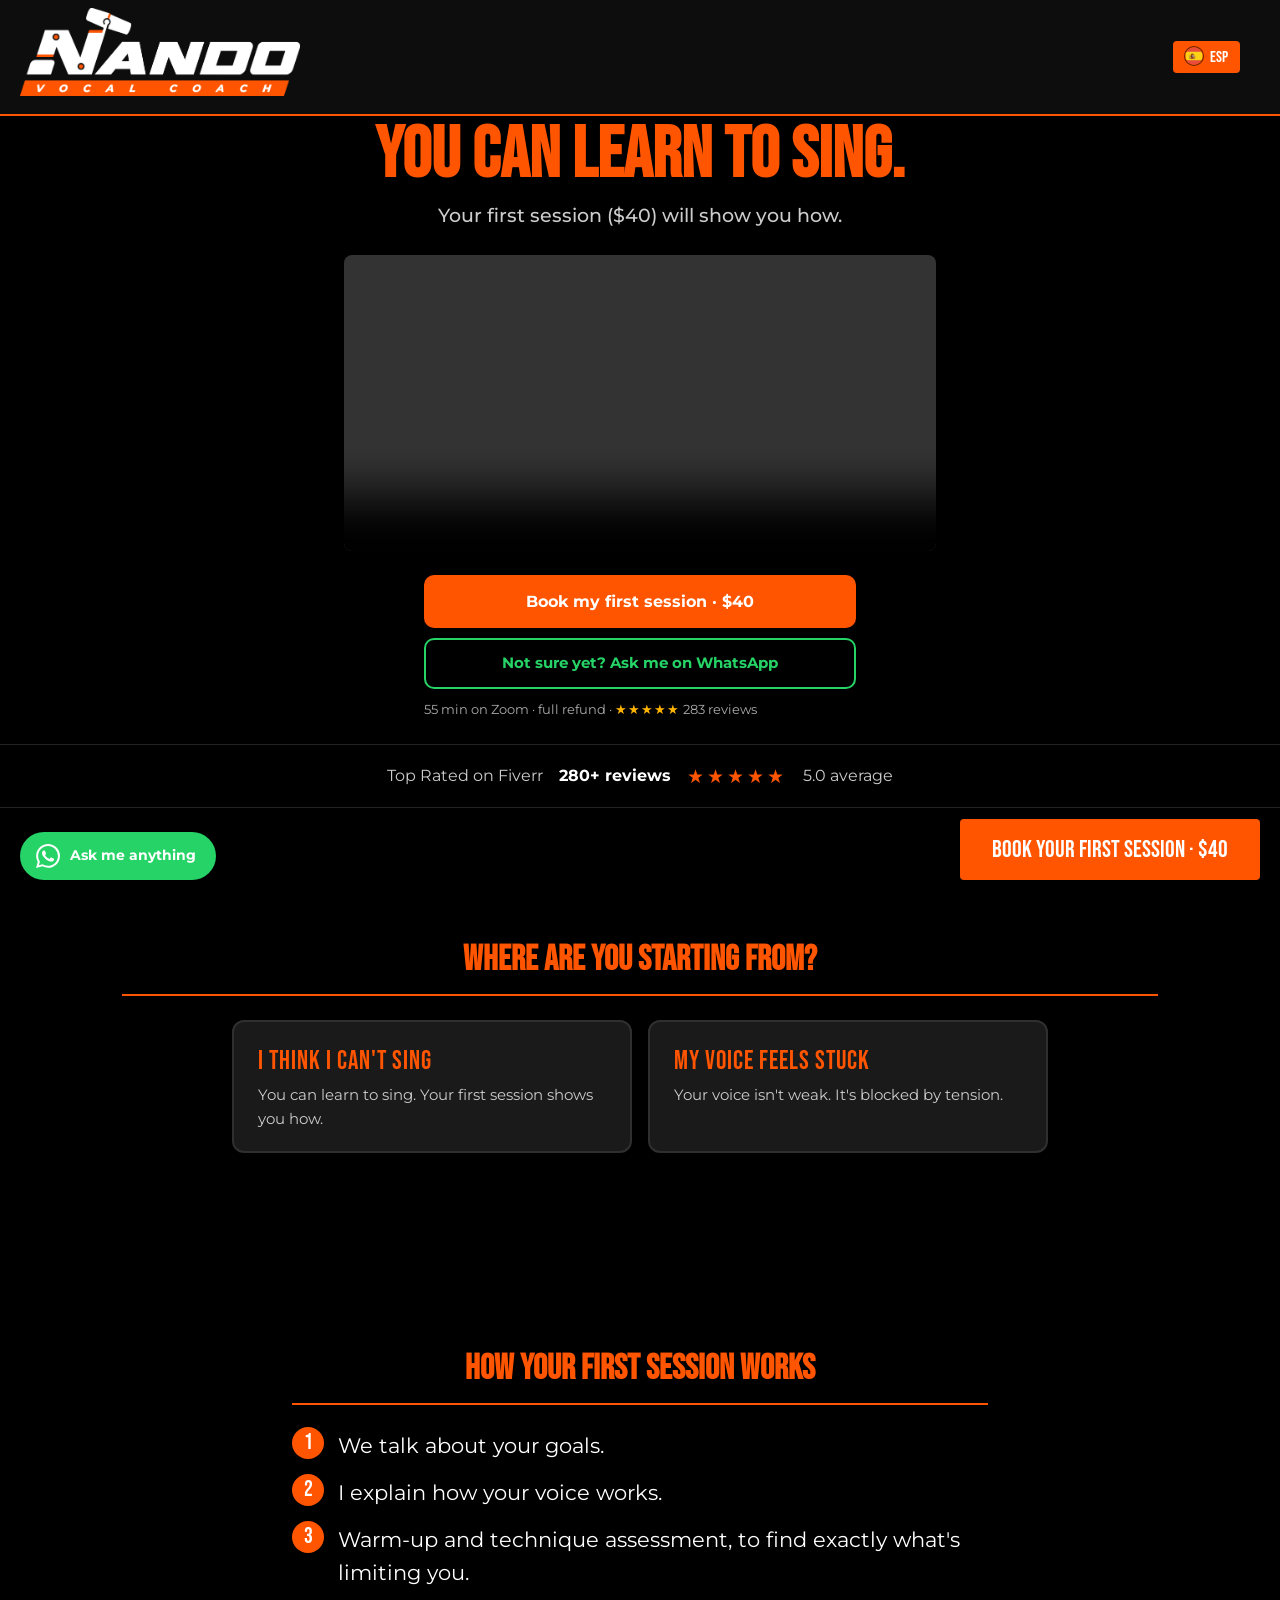
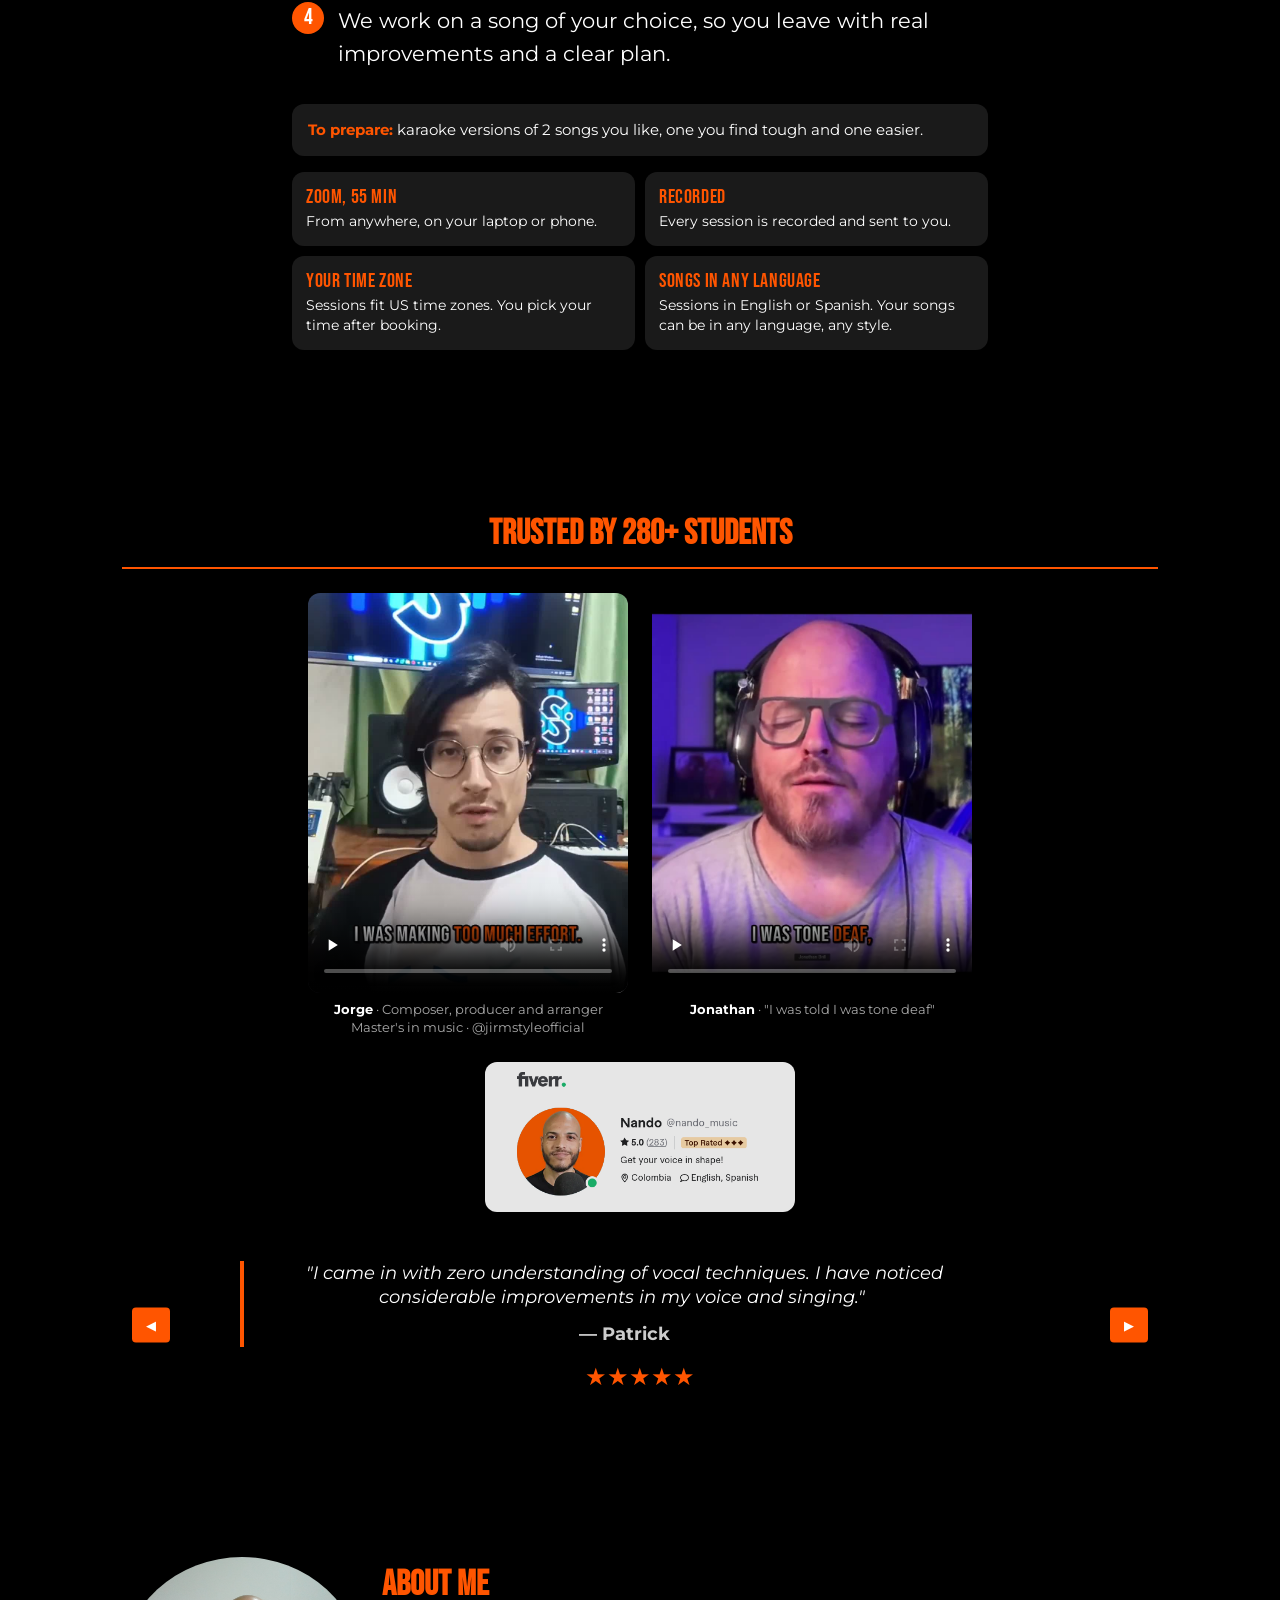
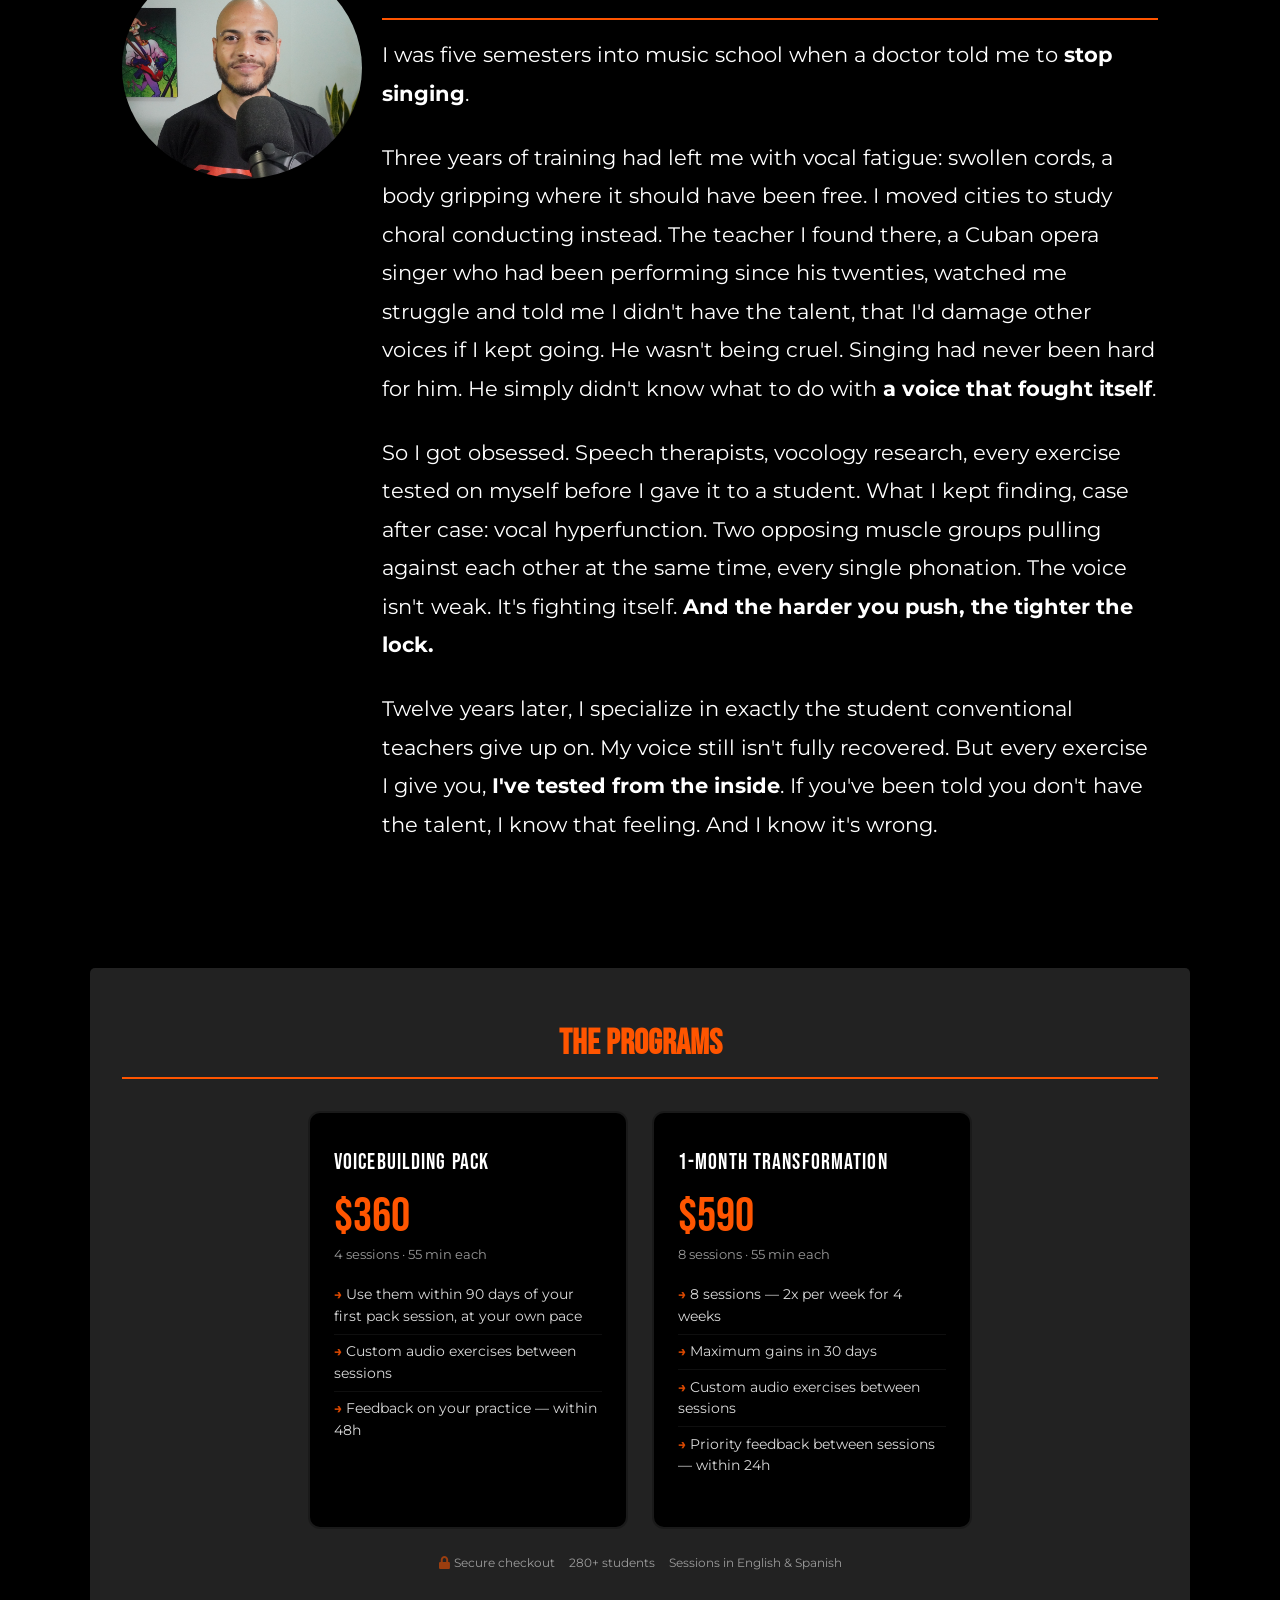
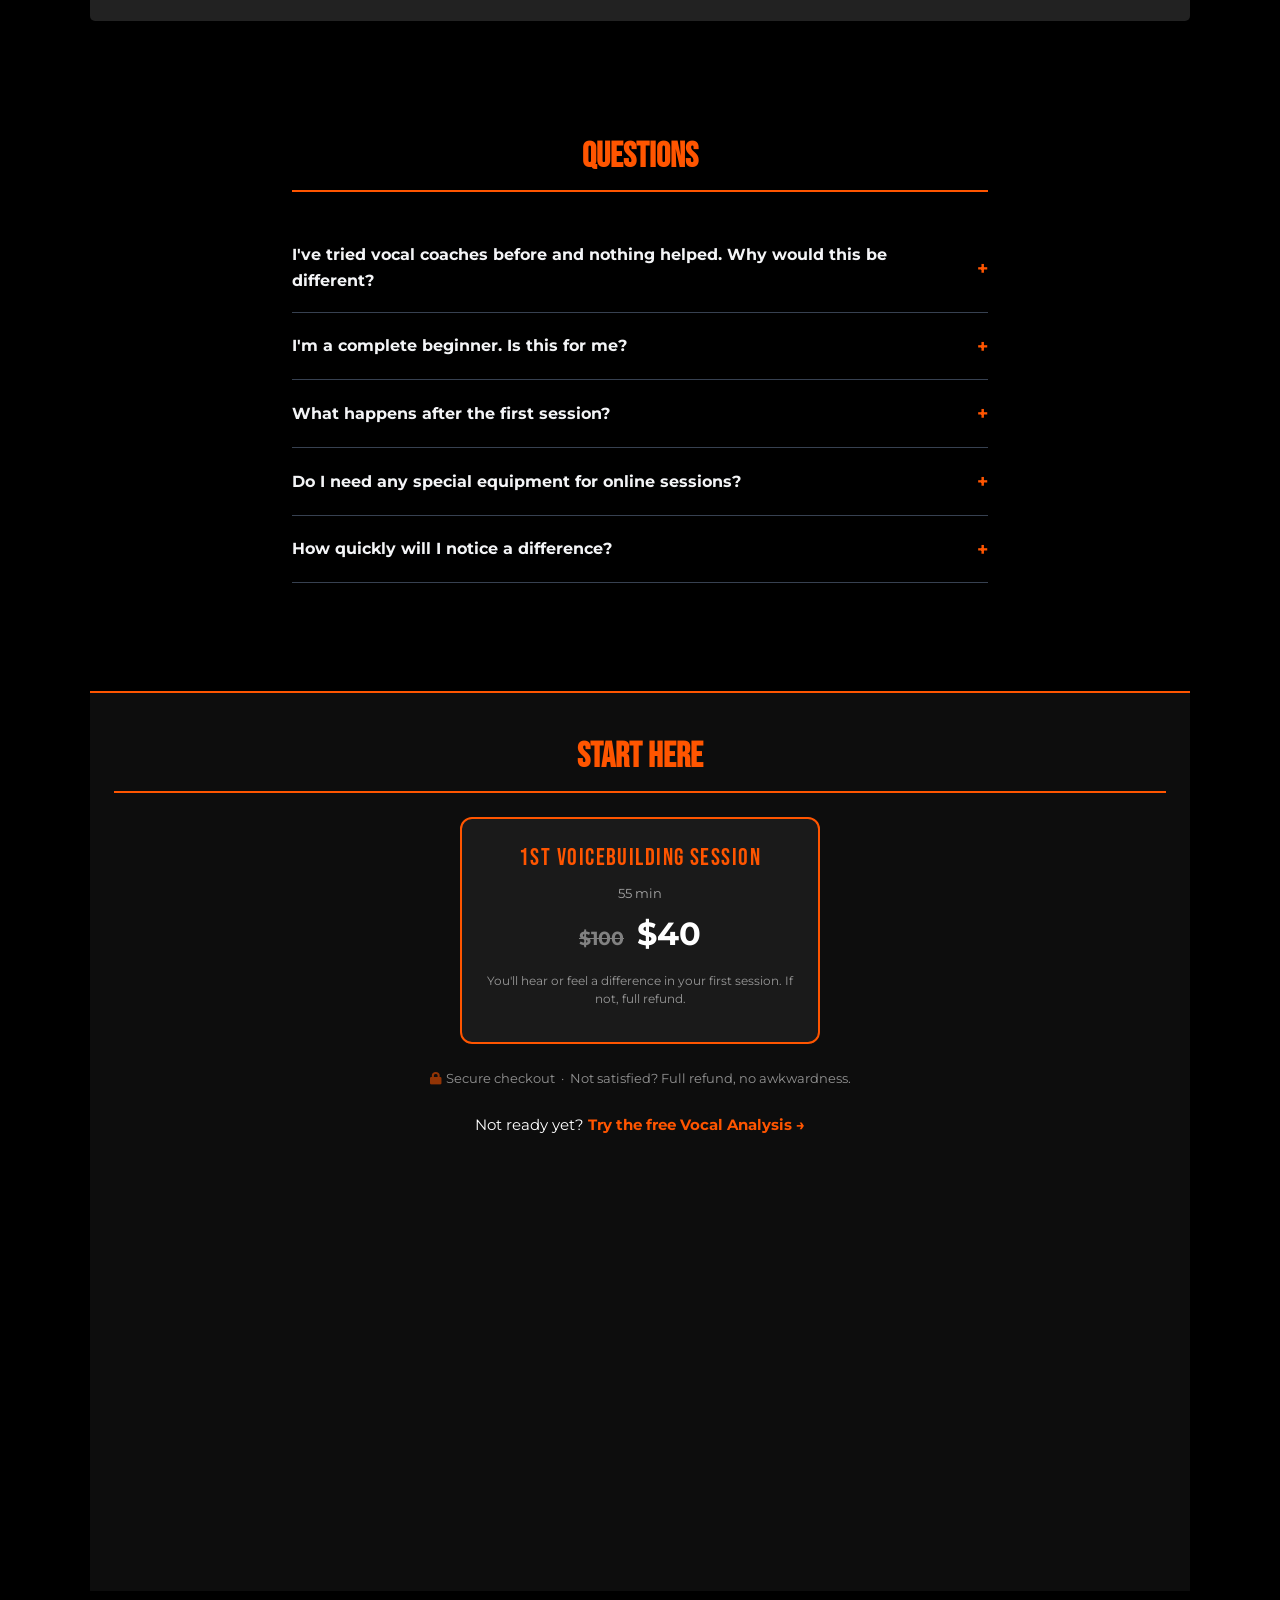
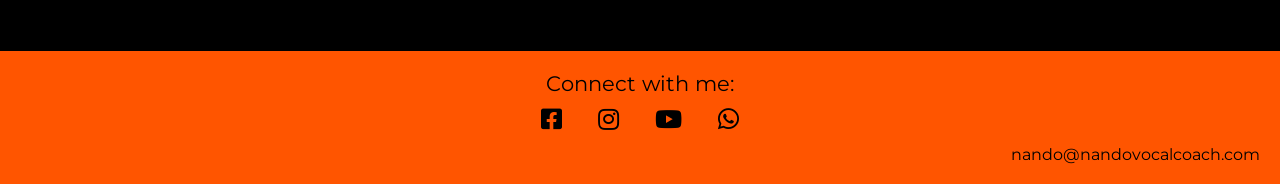
<file: index.html>
<!DOCTYPE html>
<html lang="en">
<head>
    <meta charset="UTF-8" />
    <meta name="viewport" content="width=device-width, initial-scale=1.0" />

    <!-- Meta Pixel -->
    <script>
    !function(f,b,e,v,n,t,s)
    {if(f.fbq)return;n=f.fbq=function(){n.callMethod?
    n.callMethod.apply(n,arguments):n.queue.push(arguments)};
    if(!f._fbq)f._fbq=n;n.push=n;n.loaded=!0;n.version='2.0';
    n.queue=[];t=b.createElement(e);t.async=!0;
    t.src=v;s=b.getElementsByTagName(e)[0];
    s.parentNode.insertBefore(t,s)}(window, document,'script',
    'https://connect.facebook.net/en_US/fbevents.js');
    fbq('init', '1823893192119219');
    fbq('track', 'PageView');
    </script>
    <noscript><img height="1" width="1" style="display:none"
    src="https://www.facebook.com/tr?id=1823893192119219&ev=PageView&noscript=1"
    /></noscript>

    <!-- SEO -->
    <meta name="description" content="Online vocal coaching for singers of all levels. Learn to sing, build power, find your range — first session only $40. Top Rated on Fiverr, 280+ reviews, 5.0 average.">
    <meta name="author" content="Nando Vocal Coach">
    <link rel="canonical" href="https://nandovocalcoach.com/">
    <link rel="icon" type="image/png" href="/favicon.png">
    <link rel="apple-touch-icon" href="/favicon.png">

    <!-- Open Graph -->
    <meta property="og:type" content="website">
    <meta property="og:url" content="https://nandovocalcoach.com/">
    <meta property="og:title" content="Nando Vocal Coach | Learn to Sing Online">
    <meta property="og:description" content="Online vocal coaching for singers of all levels. Learn to sing, build power, find your range — first session only $40. Top Rated on Fiverr, 280+ reviews, 5.0 average.">
    <meta property="og:image" content="https://nandovocalcoach.com/profile.JPG">

    <!-- Twitter Card -->
    <meta name="twitter:card" content="summary_large_image">
    <meta name="twitter:title" content="Nando Vocal Coach | Learn to Sing Online">
    <meta name="twitter:description" content="Online vocal coaching for singers of all levels. First session $40. Top Rated on Fiverr, 280+ reviews, 5.0 average.">
    <meta name="twitter:image" content="https://nandovocalcoach.com/profile.JPG">

    <title>Nando Vocal Coach | Learn to Sing Online</title>
    <link href="https://fonts.googleapis.com/css2?family=Bebas+Neue&family=Montserrat:wght@400;500;700&display=swap" rel="stylesheet" />
    <link rel="stylesheet" href="https://cdnjs.cloudflare.com/ajax/libs/font-awesome/5.15.4/css/all.min.css">

    <!-- Structured Data -->
    <script type="application/ld+json">
    {
      "@context": "https://schema.org",
      "@type": "Person",
      "name": "Nando",
      "jobTitle": "Vocal Coach",
      "description": "Vocal coach specializing in singers other coaches give up on. MTD, vocal hyperfunction, and voices that fight themselves. Choir Conductor, Tolima Conservatory. 12+ years experience. Fiverr Top Rated, 280+ reviews, 5.0 average.",
      "url": "https://nandovocalcoach.com",
      "sameAs": [
        "https://www.instagram.com/nandovocalcoach/",
        "https://www.facebook.com/nandovocalcoach",
        "https://www.youtube.com/@nandovocalcoach"
      ],
      "hasOfferCatalog": {
        "@type": "OfferCatalog",
        "name": "Vocal Coaching Services",
        "itemListElement": [
          { "@type": "Offer", "name": "1st Voicebuilding Session", "price": "40", "priceCurrency": "USD" },
          { "@type": "Offer", "name": "Voicebuilding Pack (4 sessions)", "price": "360", "priceCurrency": "USD" },
          { "@type": "Offer", "name": "1-Month Transformation (8 sessions)", "price": "590", "priceCurrency": "USD" }
        ]
      }
    }
    </script>

    <style>
        html { scroll-padding-top: 80px; }

        /* CSS vars — light mode fallback if JS fails, dark mode always applied by JS */
        :root {
            --bg-color: #fff;
            --text-color: #333;
            --header-bg: rgba(224,224,224,0.5);
            --section-heading: #FF5500;
            --section-heading-darker: #e64500;
            --pricing-bg: #f5f5f5;
            --footer-bg: #FF5500;
            --footer-text: #000;
            --footer-link: #000;
            --header-border-color: #FF5500;
        }
        .dark-mode {
            --bg-color: #000;
            --text-color: #fff;
            --header-bg: rgba(26,26,26,0.5);
            --section-heading: #FF5500;
            --section-heading-darker: #e64500;
            --pricing-bg: #222;
            --footer-bg: #FF5500;
            --footer-text: #000;
            --footer-link: #000;
            --header-border-color: #FF5500;
        }

        * { margin: 0; padding: 0; box-sizing: border-box; }

        body {
            font-family: "Montserrat", sans-serif;
            font-size: 130%;
            line-height: 1.6;
            background: var(--bg-color);
            color: var(--text-color);
            transition: background 0.3s, color 0.3s;
            text-align: center;
        }
        a { text-decoration: none; color: inherit; }

        /* Header */
        header {
            background: var(--header-bg);
            padding: 0.5rem 0;
            position: fixed;
            top: 0;
            width: 100%;
            border-bottom: 2px solid var(--header-border-color);
            z-index: 1000;
            backdrop-filter: blur(10px);
            -webkit-backdrop-filter: blur(10px);
            display: flex;
            align-items: center;
            justify-content: space-between;
        }
        .logo { margin-left: 20px; flex-shrink: 0; }
        .logo img { max-width: 280px; }
        .toggle-container { margin-right: 40px; display: flex; flex-shrink: 0; }
        #language-toggle {
            padding: 6px 12px;
            font-family: "Bebas Neue", sans-serif;
            font-size: 16px;
            border: none;
            border-radius: 4px;
            cursor: pointer;
            background: var(--section-heading);
            color: #fff;
            transition: transform 0.2s ease, background-color 0.3s;
        }
        #language-toggle:hover { transform: scale(1.1); background-color: var(--section-heading-darker); }
        #language-toggle img { width: 18px; vertical-align: middle; margin-right: 4px; border-radius: 50%; box-shadow: 0 0 0 1px rgba(0,0,0,0.6); }

        /* Hero */
        #hero {
            margin: 80px 0 0 0;
            width: 100%;
            max-width: none;
            padding: 0;
            background: #000;
            display: flex;
            flex-direction: column;
            align-items: center;
        }
        .hero-intro { padding: 2.5rem 2rem 1.5rem; text-align: center; color: #fff; width: 100%; }
        .hero-intro h1 {
            font-family: "Bebas Neue", sans-serif;
            font-size: 4.5rem;
            line-height: 1;
            color: #FF5500;
            text-transform: uppercase;
            margin-bottom: 0.5rem;
        }
        .hero-intro p { font-size: 1.2rem; color: #ccc; font-weight: 500; }
        .hero-video-wrap { width: 100%; max-width: 640px; padding: 0 1.5rem 1.5rem; }
        .hero-video-wrap video { width: 100%; border-radius: 8px; display: block; background: #000; }

        /* Social proof strip */
        #proof-strip {
            width: 100%;
            background: #000;
            color: #ccc;
            font-size: 1rem;
            padding: 1rem;
            display: flex;
            align-items: center;
            justify-content: center;
            gap: 1rem;
            flex-wrap: wrap;
            border-top: 1px solid #222;
            border-bottom: 1px solid #222;
        }
        .proof-stars { color: #FF5500; font-size: 1.2rem; letter-spacing: 3px; }
        .proof-stat strong { color: #fff; }
        .proof-divider { color: #444; }

        /* Sticky CTA */
        #sticky-cta {
            position: fixed;
            right: 20px;
            bottom: 20px;
            z-index: 1100;
            padding: 1rem 2rem;
            font-family: "Bebas Neue", sans-serif;
            font-size: 1.5rem;
            background: var(--section-heading);
            border: none;
            border-radius: 4px;
            cursor: pointer;
            color: #fff;
            transition: background 0.3s, transform 0.2s ease;
        }
        #sticky-cta:hover { background: var(--section-heading-darker); transform: scale(1.05); }

        /* WhatsApp FAB */
        #whatsapp-fab {
            position: fixed;
            left: 20px;
            bottom: 20px;
            z-index: 1100;
            display: flex;
            align-items: center;
            gap: 10px;
            background: #25D366;
            color: #fff;
            border-radius: 50px;
            padding: 12px 20px 12px 16px;
            font-family: 'Montserrat', sans-serif;
            font-weight: 700;
            font-size: 0.9rem;
            box-shadow: 0 4px 16px rgba(0,0,0,0.25);
            transition: transform 0.2s, box-shadow 0.2s;
            white-space: nowrap;
        }
        #whatsapp-fab:hover { transform: scale(1.05); box-shadow: 0 6px 22px rgba(0,0,0,0.35); }
        #whatsapp-fab svg { flex-shrink: 0; width: 24px; height: 24px; }

        /* Sections */
        section {
            padding: 64px 32px;
            max-width: 1100px;
            margin: 60px auto;
            text-align: left;
            scroll-margin-top: 80px;
        }
        section h2 {
            font-family: "Bebas Neue", sans-serif;
            color: var(--section-heading);
            font-size: 2.2rem;
            border-bottom: 2px solid var(--section-heading);
            padding-bottom: 5px;
            margin-bottom: 1rem;
            text-align: center;
        }

        /* About */
        #about .about-container { display: flex; flex-direction: row; align-items: flex-start; gap: 20px; justify-content: center; }
        #about .profile-image { flex-shrink: 0; }
        #about .profile-image img { width: 240px; height: auto; border-radius: 50%; box-shadow: 0 4px 8px rgba(0,0,0,0.2); display: block; margin: 0 auto; }
        #about .about-details { flex: 1; text-align: left; }
        #about .about-details h2 { text-align: left; }
        #about .about-text p { margin-bottom: 1.6rem; line-height: 1.85; }
        #about .about-text p:last-child { margin-bottom: 0; }

        /* Plan bullets */
        .plan-bullets { list-style: none; padding: 0; margin: 0; text-align: left; }
        .plan-bullets li { padding: 0.4rem 0; border-bottom: 1px solid rgba(255,255,255,0.07); line-height: 1.5; }
        .plan-bullets li:last-child { border-bottom: none; }
        .plan-bullets li::before { content: "→ "; color: #FF5500; font-weight: bold; }

        /* Pricing */
        #pricing { background: var(--pricing-bg); padding: 48px 32px; text-align: center; border-radius: 5px; }
        #pricing h2 { margin-bottom: 2rem; }
        .pricing-cards { display: flex; gap: 1.5rem; justify-content: center; align-items: stretch; flex-wrap: wrap; }
        .pricing-card {
            background: var(--bg-color);
            border: 2px solid rgba(128,128,128,0.2);
            border-radius: 12px;
            padding: 2rem 1.5rem;
            flex: 1;
            min-width: 240px;
            max-width: 320px;
            display: flex;
            flex-direction: column;
            gap: 0.75rem;
            text-align: left;
        }
        .pricing-card.featured { border-color: var(--section-heading); position: relative; }
        .pricing-card .badge {
            position: absolute;
            top: -14px;
            left: 50%;
            transform: translateX(-50%);
            background: var(--section-heading);
            color: #fff;
            font-size: 0.7rem;
            font-weight: 700;
            letter-spacing: 0.08em;
            text-transform: uppercase;
            padding: 3px 14px;
            border-radius: 20px;
            white-space: nowrap;
        }
        .pricing-card .plan-name { font-family: "Bebas Neue", sans-serif; font-size: 1.4rem; letter-spacing: 0.05em; color: var(--text-color); }
        .pricing-card .plan-price { font-family: "Bebas Neue", sans-serif; font-size: 3rem; line-height: 1; color: var(--section-heading); }
        .plan-price-strike { font-size: 1.6rem; text-decoration: line-through; opacity: 0.45; color: var(--text-color); }
        .pricing-card .plan-sub { font-size: 0.8rem; opacity: 0.6; margin-top: -0.5rem; }
        .pricing-card .plan-desc { font-size: 0.9rem; line-height: 1.55; opacity: 0.85; flex: 1; }
        .pricing-card .plan-cta {
            display: inline-block;
            margin-top: 0.5rem;
            padding: 0.6rem 1.2rem;
            background: var(--section-heading);
            color: #fff;
            font-weight: 700;
            font-size: 0.85rem;
            border-radius: 6px;
            text-align: center;
            transition: background 0.2s;
        }
        .pricing-card .plan-cta:hover { background: var(--section-heading-darker); }
        /* LS temporarily hidden — PayPal is main CTA */
        .lemonsqueezy-button { display: none !important; }
        .paypal-fallback {
            display: block;
            margin-top: 8px;
            font-size: 0.72rem;
            color: rgba(255,255,255,0.45);
            text-align: center;
            text-decoration: none;
        }
        .paypal-fallback:hover { color: rgba(255,255,255,0.75); }
        .trust-strip {
            display: flex;
            align-items: center;
            justify-content: center;
            flex-wrap: wrap;
            gap: 6px 14px;
            margin-top: 24px;
            font-size: 0.78rem;
            color: var(--text-color);
            opacity: 0.55;
        }
        .trust-strip .trust-lock { color: var(--section-heading); opacity: 1; margin-right: 4px; }
        .plan-guarantee {
            font-size: 0.74rem;
            font-weight: 700;
            opacity: 0.55;
            text-align: center;
            margin-top: 0.25rem;
        }

        /* Testimonials */
        #testimonials { position: relative; overflow: hidden; padding: 32px 32px 0; max-width: 1100px; margin: 60px auto 0; text-align: center; }
        #testimonials-anchor { display: block; height: 100px; margin-top: -100px; visibility: hidden; }
        #testimonials h2 { color: var(--section-heading); font-size: 2.2rem; border-bottom: 2px solid var(--section-heading); padding-bottom: 5px; margin-bottom: 1rem; }
        .testimonial-carousel { display: flex; transition: transform 0.5s ease-in-out; margin-bottom: 20px; width: 100%; }
        .testimonial-item {
            flex: 0 0 100%;
            padding: 0 16px;
            opacity: 0;
            transition: opacity 0.5s ease-in-out, visibility 0.5s ease-in-out;
            visibility: hidden;
            display: flex;
            flex-direction: column;
            justify-content: center;
            align-items: center;
            text-align: center;
        }
        .testimonial-item.active { opacity: 1; visibility: visible; }
        .testimonial-item blockquote {
            font-style: italic;
            border-left: 4px solid var(--section-heading);
            padding-left: 16px;
            padding-right: 52px;
            margin-bottom: 8px;
            white-space: pre-wrap;
            font-size: 1.1rem;
            line-height: 1.4;
            max-width: 800px;
            margin-left: auto;
            margin-right: auto;
        }
        .review-stars { color: var(--section-heading); font-size: 1.5rem; line-height: 1; display: block; margin-top: 10px; }
        .carousel-nav {
            position: absolute;
            top: 50%;
            transform: translateY(-50%);
            background: var(--section-heading);
            color: #fff;
            border: none;
            padding: 10px 14px;
            cursor: pointer;
            z-index: 2;
            border-radius: 4px;
            transition: background-color 0.3s, transform 0.2s ease;
        }
        .carousel-nav:hover { background-color: var(--section-heading-darker); transform: scale(1.1); }
        #carousel-left { left: 10px; }
        #carousel-right { right: 10px; }

        /* FAQ */
        #faq { padding: 48px 32px; max-width: 760px; margin: 0 auto; }
        #faq h2 { text-align: center; margin-bottom: 32px; }
        .faq-item { border-bottom: 1px solid #374151; padding: 18px 0; }
        .faq-q {
            cursor: pointer; font-weight: 700; font-size: 1rem;
            display: flex; justify-content: space-between; align-items: center;
            color: var(--text, #F3F4F6); user-select: none;
        }
        .faq-q::after { content: "+"; color: #FF5500; font-size: 1.2rem; flex-shrink: 0; margin-left: 12px; }
        .faq-q.open::after { content: "−"; }
        .faq-a { display: none; font-size: 0.92rem; color: #9CA3AF; margin-top: 10px; line-height: 1.7; }
        .faq-a.open { display: block; }

        /* Booking */
        #checkout { text-align: center; padding: 36px 24px 48px; background: #0d0d0d; border-top: 2px solid #FF5500; min-height: 100vh; }
        .booking-main-cta {
            display: block;
            width: 100%;
            max-width: 480px;
            margin: 0 auto;
            padding: 1.2rem 2rem;
            background: #FF5500;
            color: #fff;
            font-family: 'Bebas Neue', sans-serif;
            font-size: 1.8rem;
            letter-spacing: 0.06em;
            border-radius: 8px;
            text-align: center;
            transition: background 0.2s, transform 0.2s;
        }
        .booking-main-cta:hover { background: #e64500; transform: scale(1.03); }
        .booking-plans { display: flex; gap: 20px; justify-content: center; flex-wrap: wrap; margin: 2rem auto; max-width: 960px; }
        .booking-plan { flex: 1; min-width: 220px; max-width: 280px; background: #1a1a1a; border-radius: 12px; padding: 1.5rem; text-align: center; }
        .booking-plan-featured { border: 2px solid #FF5500; }
        .booking-plan-solo { background: #1a1a1a; border: 2px solid #FF5500; border-radius: 12px; padding: 1.25rem 1.5rem; text-align: center; max-width: 360px; margin: 1.5rem auto; }
        .booking-plan-badge { display: inline-block; background: #FF5500; color: #fff; font-family: 'Bebas Neue', sans-serif; font-size: 0.85rem; letter-spacing: 0.08em; padding: 2px 10px; border-radius: 4px; margin-bottom: 0.6rem; }
        .booking-plan-name { font-family: 'Bebas Neue', sans-serif; font-size: 1.5rem; letter-spacing: 0.06em; color: #FF5500; margin-bottom: 0.4rem; }
        .booking-plan-price { font-size: 2rem; font-weight: 700; margin-bottom: 0.8rem; }
        .booking-plan-strike { text-decoration: line-through; opacity: 0.45; font-size: 1.2rem; margin-right: 4px; }
        .booking-plan-guarantee { font-size: 0.72rem; opacity: 0.55; margin-bottom: 0.8rem; }
        @media (max-width: 600px) { .booking-plan { min-width: 100%; max-width: 100%; } }

        /* Homepage sections */
        .hero-cta { width: 100%; max-width: 480px; padding: 0 1.5rem 1.5rem; margin: 0 auto; }
        .home-btn { display: block; width: 100%; padding: 14px 16px; border-radius: 10px; background: #FF5500; color: #fff; font-weight: 700; font-size: 1rem; text-align: center; cursor: pointer; }
        .home-btn:hover { background: #e64500; }
        .home-btn-wa { margin-top: 10px; background: transparent; color: #25D366; border: 2px solid #25D366; font-size: 0.95rem; padding: 11px 16px; }
        .home-btn-wa:hover { background: transparent; }
        .hero-fine { margin-top: 10px; font-size: 0.82rem; color: #aaa; }
        .hero-fine .stars { color: #ffb400; letter-spacing: 1px; }
        html[lang="es"] #doors { display: none; }
        #doors h2, #first-session h2 { margin-bottom: 1.5rem; }
        .doors-grid { display: flex; gap: 1rem; justify-content: center; flex-wrap: wrap; }
        .door { flex: 1; min-width: 240px; max-width: 400px; background: #1a1a1a; border: 2px solid rgba(128,128,128,0.2); border-radius: 12px; padding: 1.25rem 1.5rem; transition: border-color 0.2s; }
        .door:hover { border-color: #FF5500; }
        .door b { display: block; font-family: "Bebas Neue", sans-serif; font-weight: 400; font-size: 1.6rem; letter-spacing: 0.04em; color: #FF5500; }
        .door span { display: block; font-size: 0.95rem; color: #ccc; }
        #first-session { max-width: 760px; }
        .session-steps { counter-reset: s; list-style: none; margin-bottom: 1.25rem; }
        .session-steps li { counter-increment: s; position: relative; padding: 0 0 14px 46px; }
        .session-steps li::before { content: counter(s); position: absolute; left: 0; top: -2px; width: 32px; height: 32px; border-radius: 50%; background: #FF5500; color: #fff; font: 22px/32px "Bebas Neue", sans-serif; text-align: center; }
        .prep-box { background: #1a1a1a; border-radius: 12px; padding: 14px 16px; font-size: 0.95rem; margin-bottom: 1rem; }
        .prep-box strong { color: #FF5500; }
        .practical { display: grid; grid-template-columns: 1fr 1fr; gap: 10px; }
        .practical div { background: #1a1a1a; border-radius: 12px; padding: 14px; font-size: 0.88rem; line-height: 1.4; }
        .practical b { display: block; font: 400 1.25rem/1.1 "Bebas Neue", sans-serif; letter-spacing: 0.03em; color: #FF5500; margin-bottom: 4px; }
        .clips { display: flex; gap: 1.5rem; justify-content: center; flex-wrap: wrap; margin: 1.5rem 0; }
        .clip { flex: 1; min-width: 240px; max-width: 320px; }
        .clip video { width: 100%; aspect-ratio: 4 / 5; object-fit: cover; border-radius: 12px; background: #000; display: block; }
        .clip p { margin-top: 8px; font-size: 0.8rem; line-height: 1.45; color: #a8a8a8; }
        .clip p b { color: #fff; }
        .clip p span { display: block; }
        .not-ready { margin-top: 1.5rem; font-size: 0.95rem; }
        .not-ready a { color: #FF5500; font-weight: 700; }

        /* Footer */
        footer { background: var(--footer-bg); color: var(--footer-text); text-align: center; padding: 1rem 0; margin-top: 50px; }
        footer .social a { margin: 0 15px; color: var(--footer-link); font-size: 1.5rem; transition: color 0.3s; }
        footer .social a:hover { color: var(--text-color); }
        .footer-email { text-align: right; padding: 0.2rem 20px 0; font-size: 1rem; }
        .footer-email a { color: var(--footer-link); }

        /* 768px */
        @media (max-width: 768px) {
            body { font-size: 110%; }
            header { padding: 8px 16px; }
            .logo { margin: 0; }
            .logo img { max-width: 130px; }
            .toggle-container { margin: 0; }
            #language-toggle { font-size: 12px; padding: 4px 8px; }
            #language-toggle img { width: 16px; }
            #hero { margin-top: 58px; }
            .hero-intro { padding: 1.2rem 1.5rem 0.8rem; }
            .hero-intro h1 { font-size: 1.8rem; }
            .hero-intro p { font-size: 0.9rem; }
            .hero-video-wrap { padding: 0; }
            .hero-video-wrap video { border-radius: 0; }
            #sticky-cta { font-size: 1.1rem; padding: 10px 20px; right: 10px; bottom: 10px; }
            section { margin: 24px auto; padding: 20px; }
            #testimonials { margin: 24px auto; }
            #about .about-container { flex-direction: column; align-items: center; }
            #about .profile-image img { width: 180px; margin-bottom: 15px; }
            #about .about-details { text-align: center; }
            #about .about-details h2 { text-align: center; }
        }

        /* 480px */
        @media (max-width: 480px) {
            body { font-size: 100%; }
            .logo img { max-width: 110px; }
            #sticky-cta { font-size: 0.9rem; padding: 8px 16px; }
            section { margin: 16px auto; padding: 15px; }
            #checkout { padding: 24px 16px 36px; }
            .booking-plan-solo { max-width: 100%; margin: 1rem auto; padding: 1rem; }
            .booking-main-cta { font-size: 1.4rem; padding: 1rem 1.5rem; }
            #whatsapp-fab span.wa-label { display: none; }
            #whatsapp-fab { padding: 14px; border-radius: 50%; }
            #about .profile-image img { width: 150px; }
        }
    </style>
    <script src="clarity.js" defer></script>
</head>
<body>
    <header>
        <div class="logo">
            <img id="logo" src="logolight.png" alt="Nando Vocal Coach Logo">
        </div>
        <div class="toggle-container">
            <button id="language-toggle"></button>
        </div>
    </header>

    <section id="hero">
        <div class="hero-intro">
            <h1 data-phrase-key="heroH1">You can learn to sing.</h1>
            <p data-phrase-key="heroSub">Your first session ($40) will show you how.</p>
        </div>
        <div class="hero-video-wrap">
            <video controls preload="metadata" playsinline>
                <source src="gig.mp4" type="video/mp4">
            </video>
        </div>
        <div class="hero-cta">
            <a class="home-btn js-book" href="#booking" data-phrase-key="heroBook">Book my first session · $40</a>
            <a class="home-btn home-btn-wa js-contact" href="https://wa.me/573008630815?text=Hi%20Nando!%20I%20have%20a%20question." target="_blank" rel="noopener" data-phrase-key="heroWa">Not sure yet? Ask me on WhatsApp</a>
            <p class="hero-fine" data-phrase-key="heroFine">55 min on Zoom · full refund · <span class="stars">★★★★★</span> 283 reviews</p>
        </div>
    </section>

    <div id="proof-strip">
        <span class="proof-badge" data-phrase-key="proofBadge">Top Rated on Fiverr</span>
        <span class="proof-stat" data-phrase-key="proofReviews"><strong>280+ reviews</strong></span>
        <span class="proof-stars">★★★★★</span>
        <span class="proof-stat" data-phrase-key="proofAverage">5.0 average</span>
    </div>

    <a id="whatsapp-fab" href="https://wa.me/573008630815" target="_blank" rel="noopener" aria-label="Chat on WhatsApp">
        <svg viewBox="0 0 24 24" fill="currentColor" xmlns="http://www.w3.org/2000/svg">
            <path d="M17.472 14.382c-.297-.149-1.758-.867-2.03-.967-.273-.099-.471-.148-.67.15-.197.297-.767.966-.94 1.164-.173.199-.347.223-.644.075-.297-.15-1.255-.463-2.39-1.475-.883-.788-1.48-1.761-1.653-2.059-.173-.297-.018-.458.13-.606.134-.133.298-.347.446-.52.149-.174.198-.298.298-.497.099-.198.05-.371-.025-.52-.075-.149-.669-1.612-.916-2.207-.242-.579-.487-.5-.669-.51-.173-.008-.371-.01-.57-.01-.198 0-.52.074-.792.372-.272.297-1.04 1.016-1.04 2.479 0 1.462 1.065 2.875 1.213 3.074.149.198 2.096 3.2 5.077 4.487.709.306 1.262.489 1.694.625.712.227 1.36.195 1.871.118.571-.085 1.758-.719 2.006-1.413.248-.694.248-1.289.173-1.413-.074-.124-.272-.198-.57-.347m-5.421 7.403h-.004a9.87 9.87 0 01-5.031-1.378l-.361-.214-3.741.982.998-3.648-.235-.374a9.86 9.86 0 01-1.51-5.26c.001-5.45 4.436-9.884 9.888-9.884 2.64 0 5.122 1.03 6.988 2.898a9.825 9.825 0 012.893 6.994c-.003 5.45-4.437 9.884-9.885 9.884m8.413-18.297A11.815 11.815 0 0012.05 0C5.495 0 .16 5.335.157 11.892c0 2.096.547 4.142 1.588 5.945L.057 24l6.305-1.654a11.882 11.882 0 005.683 1.448h.005c6.554 0 11.89-5.335 11.893-11.893a11.821 11.821 0 00-3.48-8.413z"/>
        </svg>
        <span class="wa-label" data-phrase-key="waLabel">Ask me anything</span>
    </a>

    <button id="sticky-cta" data-phrase-key="ctaButton">Book Your First Session · $40</button>
    <a id="ls-trial-trigger" class="lemonsqueezy-button" href="https://nandovocalcoach.lemonsqueezy.com/checkout/buy/6bbac3c0-abf6-45f1-84e6-bad969f38425?embed=1&checkout[redirect_url]=https%3A%2F%2Fnandovocalcoach.com%2Fthank-you-payment.html%3Fplan%3D40" style="display:none;"></a>

    <section id="doors">
        <h2>Where are you starting from?</h2>
        <div class="doors-grid">
            <a class="door" href="/beginners"><b>I think I can't sing</b><span>You can learn to sing. Your first session shows you how.</span></a>
            <a class="door" href="/tension"><b>My voice feels stuck</b><span>Your voice isn't weak. It's blocked by tension.</span></a>
        </div>
    </section>

    <section id="first-session">
        <h2 data-phrase-key="sessionTitle">How your first session works</h2>
        <ol class="session-steps">
            <li data-phrase-key="sessionS1">We talk about your goals.</li>
            <li data-phrase-key="sessionS2">I explain how your voice works.</li>
            <li data-phrase-key="sessionS3">Warm-up and technique assessment, to find exactly what's limiting you.</li>
            <li data-phrase-key="sessionS4">We work on a song of your choice, so you leave with real improvements and a clear plan.</li>
        </ol>
        <div class="prep-box" data-phrase-key="sessionPrep"><strong>To prepare:</strong> karaoke versions of 2 songs you like, one you find tough and one easier.</div>
        <div class="practical">
            <div data-phrase-key="practical1"><b>Zoom, 55 min</b>From anywhere, on your laptop or phone.</div>
            <div data-phrase-key="practical2"><b>Recorded</b>Every session is recorded and sent to you.</div>
            <div data-phrase-key="practical3"><b>Your time zone</b>Sessions fit US time zones. You pick your time after booking.</div>
            <div data-phrase-key="practical4"><b>Songs in any language</b>Sessions in English or Spanish. Your songs can be in any language, any style.</div>
        </div>
    </section>

    <section id="testimonials">
        <span id="testimonials-anchor"></span>
        <h2 data-phrase-key="testimonialsTitle">What students say</h2>
        <div class="clips">
            <div class="clip">
                <video controls preload="none" playsinline src="Media/landing/jorge-tension.mp4" poster="Media/landing/jorge-tension-poster.jpg"></video>
                <p data-phrase-key="clipJorge"><b>Jorge</b> · Composer, producer and arranger<span>Master's in music · @jirmstyleofficial</span></p>
            </div>
            <div class="clip">
                <video controls preload="none" playsinline src="Media/landing/jonathan-beginners.mp4" poster="Media/landing/jonathan-beginners-poster.jpg"></video>
                <p data-phrase-key="clipJonathan"><b>Jonathan</b> · "I was told I was tone deaf"</p>
            </div>
        </div>
        <img src="fiverr_edited.png" alt="Nando on Fiverr — 5.0 · 283 reviews · Top Rated" style="max-width:310px; width:75%; border-radius:12px; margin:1rem auto 1.5rem; display:block; opacity:0.9;">
        <div style="position:relative;">
            <div class="testimonial-carousel">
                <div class="testimonial-item active">
                    <blockquote>"I came in with zero understanding of vocal techniques. I have noticed considerable improvements in my voice and singing." <span style="display:block;margin-top:0.75rem;font-style:normal;font-weight:700;opacity:0.8;">— Patrick</span></blockquote>
                    <span class="review-stars">★★★★★</span>
                </div>
                <div class="testimonial-item">
                    <blockquote>"Nando is in a league of his own. I've worked with exceptional vocal coaches before, but Nando brings something rare: true mastery paired with genuine care. He didn't just help me sing again — he helped me understand the root of my vocal tension with precision, empathy, and a customized plan." <span style="display:block;margin-top:0.75rem;font-style:normal;font-weight:700;opacity:0.8;">— Paul</span></blockquote>
                    <span class="review-stars">★★★★★</span>
                </div>
                <div class="testimonial-item">
                    <blockquote>"Nando is a great vocal coach. He focuses on what you need, he cares about your progress, and gives quick and detailed feedback between sessions." <span style="display:block;margin-top:0.75rem;font-style:normal;font-weight:700;opacity:0.8;">— Colby</span></blockquote>
                    <span class="review-stars">★★★★★</span>
                </div>
                <div class="testimonial-item">
                    <blockquote>"The progress I've made in four sessions with Nando is incredible. His support motivated me to concentrate and incorporate exercises naturally." <span style="display:block;margin-top:0.75rem;font-style:normal;font-weight:700;opacity:0.8;">— Vannia</span></blockquote>
                    <span class="review-stars">★★★★★</span>
                </div>
                <div class="testimonial-item">
                    <blockquote>"Working with Nando has been exceptional! He exceeded my expectations with his detail and creativity." <span style="display:block;margin-top:0.75rem;font-style:normal;font-weight:700;opacity:0.8;">— Miguel</span></blockquote>
                    <span class="review-stars">★★★★★</span>
                </div>
                <div class="testimonial-item">
                    <blockquote>"Nando changed my life." <span style="display:block;margin-top:0.75rem;font-style:normal;font-weight:700;opacity:0.8;">— Jonathan</span></blockquote>
                    <span class="review-stars">★★★★★</span>
                </div>
                <div class="testimonial-item">
                    <blockquote>"Beyond happy — thank you so much for your patience!" <span style="display:block;margin-top:0.75rem;font-style:normal;font-weight:700;opacity:0.8;">— Crystal</span></blockquote>
                    <span class="review-stars">★★★★★</span>
                </div>
            </div>
            <button class="carousel-nav" id="carousel-left">◀</button>
            <button class="carousel-nav" id="carousel-right">▶</button>
        </div>
    </section>

    <section id="about">
        <div class="about-container">
            <div class="profile-image">
                <img src="profile.JPG" alt="Nando Portrait">
            </div>
            <div class="about-details">
                <h2 data-phrase-key="aboutTitle">About Me</h2>
                <div class="about-text">
                    <p data-phrase-key="aboutIntro">I was five semesters into music school when a doctor told me to <strong>stop singing</strong>.</p>
                    <p data-phrase-key="aboutAdditional">Three years of training had left me with vocal fatigue: swollen cords, a body gripping where it should have been free. I moved cities to study choral conducting instead. The teacher I found there, a Cuban opera singer who had been performing since his twenties, watched me struggle and told me I didn't have the talent, that I'd damage other voices if I kept going. He wasn't being cruel. Singing had never been hard for him. He simply didn't know what to do with <strong>a voice that fought itself</strong>.</p>
                    <p data-phrase-key="aboutPart3">So I got obsessed. Speech therapists, vocology research, every exercise tested on myself before I gave it to a student. What I kept finding, case after case: vocal hyperfunction. Two opposing muscle groups pulling against each other at the same time, every single phonation. The voice isn't weak. It's fighting itself. <strong>And the harder you push, the tighter the lock.</strong></p>
                    <p data-phrase-key="aboutPart4">Twelve years later, I specialize in exactly the student conventional teachers give up on. My voice still isn't fully recovered. But every exercise I give you, <strong>I've tested from the inside</strong>. If you've been told you don't have the talent, I know that feeling. And I know it's wrong.</p>
                </div>
            </div>
        </div>
    </section>

    <section id="pricing">
        <h2 data-phrase-key="pricingTitle">The Programs</h2>
        <div class="pricing-cards">
            <div class="pricing-card">
                <div class="plan-name" data-phrase-key="pricingPlan2Name">Voicebuilding Pack</div>
                <div class="plan-price">$360</div>
                <div class="plan-sub" data-phrase-key="pricingPlan2Sub">4 sessions · 55 min each</div>
                <div class="plan-desc" data-phrase-key="pricingPlan2Desc"><ul class='plan-bullets'><li>Use them within 90 days of your first pack session, at your own pace</li><li>Custom audio exercises between sessions</li><li>Feedback on your practice — within 48h</li></ul></div>
                <a href="https://nandovocalcoach.lemonsqueezy.com/checkout/buy/4f0bb419-e996-4b70-a37f-13da87501a58?embed=1&checkout[redirect_url]=https%3A%2F%2Fnandovocalcoach.com%2Fthank-you-payment.html%3Fplan%3D360" class="plan-cta lemonsqueezy-button">Get Started →</a>
                <div id="paypal-buttons-360" class="paypal-btn-container"></div>
            </div>
            <div class="pricing-card">
                <div class="plan-name" data-phrase-key="pricingPlan3Name">1-Month Transformation</div>
                <div class="plan-price">$590</div>
                <div class="plan-sub" data-phrase-key="pricingPlan3Sub">8 sessions · 55 min each</div>
                <div class="plan-desc" data-phrase-key="pricingPlan3Desc"><ul class='plan-bullets'><li>8 sessions — 2x per week for 4 weeks</li><li>Maximum gains in 30 days</li><li>Custom audio exercises between sessions</li><li>Priority feedback between sessions — within 24h</li></ul></div>
                <a href="https://nandovocalcoach.lemonsqueezy.com/checkout/buy/2ed6680d-d2f5-410c-b2d7-afd89a4195b5?embed=1&checkout[redirect_url]=https%3A%2F%2Fnandovocalcoach.com%2Fthank-you-payment.html%3Fplan%3D590" class="plan-cta lemonsqueezy-button">Get Started →</a>
                <div id="paypal-buttons-590" class="paypal-btn-container"></div>
            </div>
        </div>
        <div class="trust-strip">
            <span data-phrase-key="trustSecure"><i class="fas fa-lock trust-lock"></i>Secure checkout</span>
            <span data-phrase-key="trustStudents">280+ students</span>
            <span data-phrase-key="trustLanguages">Sessions in English &amp; Spanish</span>
        </div>
    </section>

    <section id="faq">
        <h2 data-phrase-key="faqTitle">Questions</h2>
        <div class="faq-item">
            <div class="faq-q" data-phrase-key="faqQ1">I've tried vocal coaches before and nothing helped. Why would this be different?</div>
            <div class="faq-a" data-phrase-key="faqA1">Been there. My own voice was physically limited and wouldn't respond to general technique, so I had to go deeper: learn the science, test everything, find what actually moves the needle. That's what I bring to every session.</div>
        </div>
        <div class="faq-item">
            <div class="faq-q" data-phrase-key="faqQ2">I'm a complete beginner. Is this for me?</div>
            <div class="faq-a" data-phrase-key="faqA2">Singing is a skill like any other. Anyone can learn it from scratch. Being a complete beginner is actually a plus: no bad habits to unlearn, just foundations built the right way from day one. If your voice is good enough to speak, it's good enough to sing.</div>
        </div>
        <div class="faq-item">
            <div class="faq-q" data-phrase-key="faqQ3">What happens after the first session?</div>
            <div class="faq-a" data-phrase-key="faqA3">If you want to keep going, we pick what fits at the end of the session: a 4-session pack, the 1-Month Transformation, or single sessions at $100. No pressure either way.</div>
        </div>
        <div class="faq-item">
            <div class="faq-q" data-phrase-key="faqQ4">Do I need any special equipment for online sessions?</div>
            <div class="faq-a" data-phrase-key="faqA4">No special equipment. A laptop works best, phone if that's all you have. Earphones are a must.</div>
        </div>
        <div class="faq-item">
            <div class="faq-q" data-phrase-key="faqQ5">How quickly will I notice a difference?</div>
            <div class="faq-a" data-phrase-key="faqA5">You'll notice something in your first session. That's what the guarantee is based on. Real, consistent progress after that comes week by week, and it moves faster the more you practice between sessions.</div>
        </div>
    </section>

    <section id="checkout">
        <span id="booking"></span>
        <h2 data-phrase-key="bookingTitle">Start Here</h2>
        <div class="booking-plan-solo">
            <div class="booking-plan-name" data-phrase-key="pricingPlan1Name">1st Voicebuilding Session</div>
            <div class="plan-sub" style="font-size:0.8rem;opacity:0.6;margin-bottom:0.25rem;" data-phrase-key="pricingPlan1Sub">55 min</div>
            <div class="booking-plan-price"><span class="booking-plan-strike">$100</span> $40</div>
            <div class="booking-plan-guarantee" data-phrase-key="pricingGuarantee">You'll hear or feel a difference in your first session. If not, full refund.</div>
            <a href="https://nandovocalcoach.lemonsqueezy.com/checkout/buy/6bbac3c0-abf6-45f1-84e6-bad969f38425?embed=1&checkout[redirect_url]=https%3A%2F%2Fnandovocalcoach.com%2Fthank-you-payment.html%3Fplan%3D40" class="booking-main-cta lemonsqueezy-button" data-phrase-key="bookingCTA">Book Your First Session · $40</a>
            <div id="paypal-buttons-40" class="paypal-btn-container"></div>
        </div>
        <p data-phrase-key="bookingGuarantee" style="font-size:0.82rem; opacity:0.55; margin-top:0.9rem;"><i class="fas fa-lock" style="color:var(--section-heading);margin-right:5px;opacity:1;"></i>Secure checkout &nbsp;·&nbsp; Not satisfied? Full refund, no awkwardness.</p>
        <p class="not-ready" data-phrase-key="notReady">Not ready yet? <a href="/vocal-analysis">Try the free Vocal Analysis &rarr;</a></p>
    </section>

    <footer id="contact">
        <p data-phrase-key="footerConnect">Connect with me:</p>
        <div class="social">
            <a href="https://www.facebook.com/nandovocalcoach" target="_blank" rel="noopener" aria-label="Facebook"><i class="fab fa-facebook-square"></i></a>
            <a href="https://www.instagram.com/nandovocalcoach/" target="_blank" rel="noopener" aria-label="Instagram"><i class="fab fa-instagram"></i></a>
            <a href="https://www.youtube.com/@nandovocalcoach" target="_blank" rel="noopener" aria-label="YouTube"><i class="fab fa-youtube"></i></a>
            <a href="https://wa.me/573008630815" target="_blank" rel="noopener" aria-label="WhatsApp"><i class="fab fa-whatsapp"></i></a>
        </div>
        <div class="footer-email">
            <a href="mailto:nando@nandovocalcoach.com">nando@nandovocalcoach.com</a>
        </div>
    </footer>

    <script>
        const translations = {
            en: {
                heroH1: "You can learn to sing.",
                heroSub: "Your first session ($40) will show you how.",
                ctaButton: "Book Your First Session · $40",
                heroBook: "Book my first session · $40",
                heroWa: "Not sure yet? Ask me on WhatsApp",
                heroFine: '55 min on Zoom · full refund · <span class="stars">★★★★★</span> 283 reviews',
                sessionTitle: "How your first session works",
                sessionS1: "We talk about your goals.",
                sessionS2: "I explain how your voice works.",
                sessionS3: "Warm-up and technique assessment, to find exactly what's limiting you.",
                sessionS4: "We work on a song of your choice, so you leave with real improvements and a clear plan.",
                sessionPrep: "<strong>To prepare:</strong> karaoke versions of 2 songs you like, one you find tough and one easier.",
                practical1: "<b>Zoom, 55 min</b>From anywhere, on your laptop or phone.",
                practical2: "<b>Recorded</b>Every session is recorded and sent to you.",
                practical3: "<b>Your time zone</b>Sessions fit US time zones. You pick your time after booking.",
                practical4: "<b>Songs in any language</b>Sessions in English or Spanish. Your songs can be in any language, any style.",
                clipJorge: "<b>Jorge</b> · Composer, producer and arranger<span>Master's in music · @jirmstyleofficial</span>",
                clipJonathan: '<b>Jonathan</b> · "I was told I was tone deaf"',
                notReady: 'Not ready yet? <a href="/vocal-analysis">Try the free Vocal Analysis &rarr;</a>',
                aboutTitle: "About Me",
                aboutIntro: "I was five semesters into music school when a doctor told me to <strong>stop singing</strong>.",
                aboutAdditional: "Three years of training had left me with vocal fatigue: swollen cords, a body gripping where it should have been free. I moved cities to study choral conducting instead. The teacher I found there, a Cuban opera singer who had been performing since his twenties, watched me struggle and told me I didn't have the talent, that I'd damage other voices if I kept going. He wasn't being cruel. Singing had never been hard for him. He simply didn't know what to do with <strong>a voice that fought itself</strong>.",
                aboutPart3: "So I got obsessed. Speech therapists, vocology research, every exercise tested on myself before I gave it to a student. What I kept finding, case after case: vocal hyperfunction. Two opposing muscle groups pulling against each other at the same time, every single phonation. The voice isn't weak. It's fighting itself. <strong>And the harder you push, the tighter the lock.</strong>",
                aboutPart4: "Twelve years later, I specialize in exactly the student conventional teachers give up on. My voice still isn't fully recovered. But every exercise I give you, <strong>I've tested from the inside</strong>. If you've been told you don't have the talent, I know that feeling. And I know it's wrong.",
                pricingTitle: "The Programs",
                pricingSubtitle: '',
                pricingPlan1Name: "1st Voicebuilding Session",
                pricingPlan1Sub: "55 min",
                pricingPlan2Name: "Voicebuilding Pack",
                pricingPlan2Sub: "4 sessions · 55 min each",
                pricingPlan2Desc: "<ul class='plan-bullets'><li>Use them within 90 days of your first pack session, at your own pace</li><li>Custom audio exercises between sessions</li><li>Feedback on your practice — within 48h</li></ul>",
                pricingPlan3Name: "1-Month Transformation",
                pricingPlan3Sub: "8 sessions · 55 min each",
                pricingPlan3Desc: "<ul class='plan-bullets'><li>8 sessions — 2x per week for 4 weeks</li><li>Maximum gains in 30 days</li><li>Custom audio exercises between sessions</li><li>Priority feedback between sessions — within 24h</li></ul>",
                pricingCTA: "Book Your Session →",
                pricingGuarantee: "You'll hear or feel a difference in your first session. If not, full refund.",
                testimonialsTitle: "Trusted by 280+ students",
                bookingTitle: "Start Here",
                bookingSub2: "4 sessions · custom exercises",
                bookingSub3: "8 sessions · priority feedback",
                bookingCTA: "Book Your First Session · $40",
                bookingGuarantee: '<i class="fas fa-lock" style="color:var(--section-heading);margin-right:5px;opacity:1;"></i>Secure checkout &nbsp;·&nbsp; Not satisfied? Full refund, no awkwardness.',
                proofBadge: "Top Rated on Fiverr",
                proofReviews: "<strong>280+ reviews</strong>",
                proofAverage: "5.0 average",
                waLabel: "Ask me anything",
                trustSecure: '<i class="fas fa-lock trust-lock"></i>Secure checkout',
                trustStudents: "280+ students",
                trustLanguages: "Sessions in English &amp; Spanish",
                footerConnect: "Connect with me:",
                faqTitle: "Questions",
                faqQ1: "I've tried vocal coaches before and nothing helped. Why would this be different?",
                faqA1: "Been there. My own voice was physically limited and wouldn't respond to general technique, so I had to go deeper: learn the science, test everything, find what actually moves the needle. That's what I bring to every session.",
                faqQ2: "I'm a complete beginner. Is this for me?",
                faqA2: "Singing is a skill like any other. Anyone can learn it from scratch. Being a complete beginner is actually a plus: no bad habits to unlearn, just foundations built the right way from day one. If your voice is good enough to speak, it's good enough to sing.",
                faqQ3: "What happens after the first session?",
                faqA3: "If you want to keep going, we pick what fits at the end of the session: a 4-session pack, the 1-Month Transformation, or single sessions at $100. No pressure either way.",
                faqQ4: "Do I need any special equipment for online sessions?",
                faqA4: "No special equipment. A laptop works best, phone if that's all you have. Earphones are a must.",
                faqQ5: "How quickly will I notice a difference?",
                faqA5: "You'll notice something in your first session. That's what the guarantee is based on. Real, consistent progress after that comes week by week, and it moves faster the more you practice between sessions."
            },
            es: {
                heroH1: "Puedes aprender a cantar.",
                heroSub: "Tu primera sesión ($40) te mostrará cómo.",
                ctaButton: "Reserva tu primera sesión · $40",
                heroBook: "Reserva tu primera sesión · $40",
                heroWa: "¿Tienes dudas? Escríbeme por WhatsApp",
                heroFine: '55 min por Zoom · reembolso completo · <span class="stars">★★★★★</span> 283 reseñas',
                sessionTitle: "Cómo funciona tu primera sesión",
                sessionS1: "Hablamos de tus metas.",
                sessionS2: "Te explico cómo funciona tu voz.",
                sessionS3: "Calentamiento y evaluación de técnica, para encontrar exactamente qué te está limitando.",
                sessionS4: "Trabajamos en una canción de tu elección, para que salgas con mejoras reales y un plan claro.",
                sessionPrep: "<strong>Para prepararte:</strong> versiones karaoke de 2 canciones que te gusten, una que te cueste y otra más fácil.",
                practical1: "<b>Zoom, 55 min</b>Desde donde estés, en tu laptop o celular.",
                practical2: "<b>Grabada</b>Cada sesión se graba y te la envío.",
                practical3: "<b>Tu zona horaria</b>Las sesiones se ajustan a los horarios de EE. UU. Eliges tu hora después de reservar.",
                practical4: "<b>Canciones en cualquier idioma</b>Sesiones en inglés o español. Tus canciones pueden ser en cualquier idioma y estilo.",
                clipJorge: "<b>Jorge</b> · Compositor, productor y arreglista<span>Maestría en música · @jirmstyleofficial</span>",
                clipJonathan: '<b>Jonathan</b> · "Me dijeron que no tenía oído musical"',
                notReady: '¿Todavía no estás listo? <a href="/vocal-analysis">Prueba el Análisis Vocal gratis &rarr;</a>',
                aboutTitle: "Sobre mí",
                aboutIntro: "Estaba en quinto semestre del conservatorio cuando un médico me dijo que <strong>dejara de cantar</strong>.",
                aboutAdditional: "Tres años de entrenamiento me habían dejado con fatiga vocal: cuerdas inflamadas, un cuerpo apretando donde debería estar libre. Me mudé de ciudad a estudiar dirección de coros. El maestro que encontré allí, un cantante de ópera cubano que llevaba décadas en los escenarios, me observó luchar y me dijo que yo no tenía el talento, que dañaría otras voces si seguía. No era maldad de su parte. Para él, el canto nunca había sido difícil. Simplemente no sabía qué hacer con <strong>una voz que se peleaba consigo misma</strong>.",
                aboutPart3: "Así que me obsesioné. Fonoaudiólogos, investigación en vocología, cada ejercicio probado en mí mismo antes de dárselo a un estudiante. Lo que seguía encontrando, caso tras caso: hiperfunción vocal. Dos grupos musculares opuestos contrayéndose al mismo tiempo, en cada fonación. La voz no es débil. Se pelea consigo misma. <strong>Y entre más fuerza haces, más se traba.</strong>",
                aboutPart4: "Doce años después, me especializo exactamente en el estudiante que los maestros convencionales abandonan. Mi voz todavía no se ha recuperado del todo. Pero cada ejercicio que te doy, <strong>lo he probado desde adentro</strong>. Si te han dicho que no tienes el talento, yo conozco ese sentimiento. Y sé que está equivocado.",
                pricingTitle: "Los Programas",
                pricingSubtitle: '',
                pricingPlan1Name: "1ª Sesión Voicebuilding",
                pricingPlan1Sub: "55 min",
                pricingPlan2Name: "Voicebuilding Pack",
                pricingPlan2Sub: "4 sesiones · 55 min c/u",
                pricingPlan2Desc: "<ul class='plan-bullets'><li>Úsalas en 90 días desde tu primera sesión del paquete, a tu propio ritmo</li><li>Ejercicios de audio personalizados entre sesiones</li><li>Feedback sobre tu práctica — respuesta en 48h</li></ul>",
                pricingPlan3Name: "Transformación en 1 mes",
                pricingPlan3Sub: "8 sesiones · 55 min c/u",
                pricingPlan3Desc: "<ul class='plan-bullets'><li>8 sesiones — 2 por semana durante 4 semanas</li><li>Máximos avances en 30 días</li><li>Ejercicios de audio personalizados entre sesiones</li><li>Feedback prioritario entre sesiones — respuesta en 24h</li></ul>",
                pricingCTA: "Reserva tu sesión →",
                pricingGuarantee: "Vas a escuchar o sentir un cambio en tu primera sesión. Si no, reembolso completo.",
                testimonialsTitle: "Más de 280 estudiantes confían en mí",
                bookingTitle: "Empieza Aquí",
                bookingSub2: "4 sesiones · ejercicios personalizados",
                bookingSub3: "8 sesiones · feedback prioritario",
                bookingCTA: "Reserva tu prueba por $40 →",
                bookingGuarantee: '<i class="fas fa-lock" style="color:var(--section-heading);margin-right:5px;opacity:1;"></i>Pago seguro &nbsp;·&nbsp; ¿No quedaste satisfecho? Reembolso completo, sin dramas.',
                proofBadge: "Top Rated en Fiverr",
                proofReviews: "<strong>280+ reseñas</strong>",
                proofAverage: "Promedio 5.0",
                waLabel: "Escríbeme",
                trustSecure: '<i class="fas fa-lock trust-lock"></i>Pago seguro',
                trustStudents: "280+ estudiantes",
                trustLanguages: "Sesiones en inglés y español",
                footerConnect: "Conéctate conmigo:",
                faqTitle: "Preguntas frecuentes",
                faqQ1: "Ya probé con profesores de canto y no funcionó. ¿Por qué sería diferente?",
                faqA1: "Yo también estuve ahí. Mi propia voz tenía limitaciones físicas reales y no respondía a la técnica general, así que tuve que ir más lejos: aprender la ciencia, probar todo, encontrar lo que de verdad funciona. Eso es lo que traigo a cada sesión.",
                faqQ2: "Soy principiante absoluto. ¿Esto es para mí?",
                faqA2: "Cantar es una habilidad como cualquier otra. Cualquiera puede aprenderla desde cero. Ser principiante absoluto es en realidad una ventaja: no hay malos hábitos que corregir, solo se construyen las bases de la manera correcta desde el principio. Si tu voz es suficiente para hablar, es suficiente para cantar.",
                faqQ3: "¿Qué pasa después de la primera sesión?",
                faqA3: "Si quieres seguir, al final de la sesión elegimos lo que mejor te funcione: un paquete de 4 sesiones, la Transformación en 1 mes o sesiones individuales a $100. Sin presión.",
                faqQ4: "¿Necesito algún equipo especial para las sesiones online?",
                faqA4: "Sin equipo especial. Lo ideal es una laptop; si solo tienes celular, también funciona. Los audífonos son indispensables.",
                faqQ5: "¿Qué tan rápido voy a notar una diferencia?",
                faqA5: "Vas a notar algo en tu primera sesión. Eso es en lo que se basa la garantía. El progreso real y consistente viene semana a semana, y avanza más rápido entre más practiques entre sesiones."
            }
        };

        let currentLanguage = localStorage.getItem('language') || 'en';
        const languageToggle = document.getElementById('language-toggle');
        const logo = document.getElementById('logo');

        function updateLanguageToggle() {
            languageToggle.innerHTML = currentLanguage === 'en'
                ? '<img src="spain-flag.png" alt="Spain Flag"> ESP'
                : '<img src="uk-flag.png" alt="UK Flag"> ENG';
        }

        function updateTranslations(lang) {
            document.documentElement.lang = lang;
            document.querySelectorAll('[data-phrase-key]').forEach(el => {
                const key = el.getAttribute('data-phrase-key');
                if (translations[lang][key]) el.innerHTML = translations[lang][key];
            });
        }

        updateLanguageToggle();
        updateTranslations(currentLanguage);

        languageToggle.addEventListener('click', () => {
            currentLanguage = currentLanguage === 'en' ? 'es' : 'en';
            localStorage.setItem('language', currentLanguage);
            updateLanguageToggle();
            updateTranslations(currentLanguage);
        });

        document.body.classList.add('dark-mode');
        logo.src = 'logodark.png';

        const carousel = document.querySelector('.testimonial-carousel');
        const items = document.querySelectorAll('.testimonial-item');
        let currentPage = 0;
        const totalItems = items.length;

        function showPage(page) {
            currentPage = (page + totalItems) % totalItems;
            items.forEach((item, i) => item.classList.toggle('active', i === currentPage));
            carousel.style.transform = `translateX(-${currentPage * 100}%)`;
        }

        document.getElementById('carousel-left').addEventListener('click', () => showPage(currentPage - 1));
        document.getElementById('carousel-right').addEventListener('click', () => showPage(currentPage + 1));
        showPage(0);

        document.querySelectorAll('.js-book').forEach(b => b.addEventListener('click', e => {
            e.preventDefault();
            document.getElementById('booking').scrollIntoView({ behavior: 'smooth' });
        }));
        document.querySelectorAll('.js-contact').forEach(a => a.addEventListener('click', () => {
            if (window.fbq) fbq('track', 'Contact', { content_name: 'home' });
        }));

        const stickyCta = document.getElementById('sticky-cta');

        stickyCta.addEventListener('click', () => {
            document.getElementById('booking').scrollIntoView({ behavior: 'smooth' });
        });

        // Hide sticky CTA while another Book button or the footer email is on screen
        const stickyHiders = new Set();
        const stickyObserver = new IntersectionObserver(entries => {
            entries.forEach(e => e.isIntersecting ? stickyHiders.add(e.target) : stickyHiders.delete(e.target));
            stickyCta.style.display = stickyHiders.size ? 'none' : '';
        }, { threshold: 0.1 });
        ['.hero-cta', '#checkout', '#contact'].forEach(sel => stickyObserver.observe(document.querySelector(sel)));

        // Back button closes LemonSqueezy modal instead of leaving the page.
        // On popstate: remove LS overlay, clone-replace buttons (strips LS internal
        // per-element state + old handlers), re-attach our handlers, re-inject lemon.js.
        let lsModalNodes = [];
        const lsWatcher = new MutationObserver((mutations) => {
            for (const mut of mutations) {
                mut.addedNodes.forEach(node => {
                    if (node.nodeType === 1) lsModalNodes.push(node);
                });
            }
        });

        function attachLSClickHandlers() {
            document.querySelectorAll('.lemonsqueezy-button').forEach(btn => {
                btn.addEventListener('click', () => {
                    lsModalNodes = [];
                    lsWatcher.observe(document.body, { childList: true });
                    setTimeout(() => {
                        lsWatcher.disconnect();
                        if (lsModalNodes.length) history.pushState({ lsModal: true }, '');
                    }, 800);
                });
            });
        }

        attachLSClickHandlers();

        window.addEventListener('popstate', () => {
            // 1. Remove tracked overlay nodes
            lsModalNodes.forEach(el => { try { el.remove(); } catch(e) {} });
            lsModalNodes = [];

            // 2. Broad cleanup: any LS iframe not captured by observer
            document.querySelectorAll('iframe[src*="lemonsqueezy"]').forEach(iframe => {
                let el = iframe;
                while (el.parentElement && el.parentElement !== document.body) el = el.parentElement;
                try { el.remove(); } catch(e) {}
            });

            // 3. Restore scroll-lock LS applies to <body>/<html>
            document.body.style.overflow = '';
            document.body.style.paddingRight = '';
            document.documentElement.style.overflow = '';

            // 4. Clone-replace buttons to strip any LS per-element state + old handlers
            document.querySelectorAll('.lemonsqueezy-button').forEach(btn => {
                const clone = btn.cloneNode(true);
                btn.parentNode.replaceChild(clone, btn);
            });

            // 5. Re-attach our tracking handlers to the fresh clones
            attachLSClickHandlers();

            // 6. Tell LS to re-arm buttons via its public API (no re-injection needed)
            if (window.LemonSqueezy) {
                if (typeof window.LemonSqueezy.Refresh === 'function') {
                    window.LemonSqueezy.Refresh();
                } else if (typeof window.LemonSqueezy.Setup === 'function') {
                    window.LemonSqueezy.Setup();
                }
            }
        });
    </script>

    <script src="https://assets.lemonsqueezy.com/lemon.js"></script>
    <!-- PayPal SDK — card + PayPal guest checkout -->
    <script src="https://www.paypal.com/sdk/js?client-id=ATxJw_p4ynrvhcAzwIFVz9LatvKJUjPRU4-xVEtla5BjYXJFXjLDlF_Gbm3kv3-RLJDop4NJcsHltEDz&currency=USD&intent=capture&enable-funding=card" data-sdk-integration-source="button-factory"></script>
    <script>
        function renderPayPalButtons(containerId, amount, description, plan) {
            paypal.Buttons({
                style: { layout: 'vertical', color: 'gold', shape: 'rect', label: 'pay' },
                createOrder: function(data, actions) {
                    if (window.fbq) fbq('track', 'InitiateCheckout', { value: parseFloat(amount), currency: 'USD', content_name: 'home' });
                    return actions.order.create({
                        purchase_units: [{ amount: { value: amount }, description: description }]
                    });
                },
                onApprove: function(data, actions) {
                    return actions.order.capture().then(function(details) {
                        var email = (details.payer && details.payer.email_address) || '';
                        var name  = (details.payer && details.payer.name)
                            ? (details.payer.name.given_name + ' ' + details.payer.name.surname).trim()
                            : '';
                        // Shared with the pixel on the thank-you page so Meta counts the sale once
                        var eventId = 'pp_' + (details.id || Date.now());
                        var cookie = function(n) {
                            var m = document.cookie.match('(?:^|; )' + n + '=([^;]*)');
                            return m ? decodeURIComponent(m[1]) : '';
                        };
                        // Fire booking email + Meta Conversions API server-side; redirect regardless of outcome
                        fetch('https://api.nandovocalcoach.com/session/pay', {
                            method: 'POST',
                            headers: { 'Content-Type': 'application/x-www-form-urlencoded' },
                            body: new URLSearchParams({
                                email: email, name: name, plan: plan, order_id: details.id || '',
                                event_id: eventId, fbp: cookie('_fbp'), fbc: cookie('_fbc'),
                                source_url: window.location.href
                            })
                        }).finally(function() {
                            window.location.href = 'https://nandovocalcoach.com/thank-you-payment.html?plan=' + plan + '&eid=' + encodeURIComponent(eventId) + '&src=home';
                        });
                    });
                },
                onError: function(err) {
                    alert(currentLanguage === 'es'
                        ? 'Algo salió mal. Por favor intenta de nuevo o contáctame directamente.'
                        : 'Something went wrong. Please try again or contact me directly.');
                }
            }).render('#' + containerId);
        }
        renderPayPalButtons('paypal-buttons-40',  '40.00',  '1st Voicebuilding Session — Nando Vocal Coach', '40');
        renderPayPalButtons('paypal-buttons-360', '360.00', 'Voicebuilding Pack — 4 Sessions with Nando Vocal Coach', '360');
        renderPayPalButtons('paypal-buttons-590', '590.00', '1-Month Transformation — 8 Sessions with Nando Vocal Coach', '590');
    </script>

    <script>
        document.querySelectorAll('#faq .faq-q').forEach(q => {
            q.addEventListener('click', () => {
                q.classList.toggle('open');
                q.nextElementSibling.classList.toggle('open');
            });
        });
    </script>
</body>
</html>
</file>
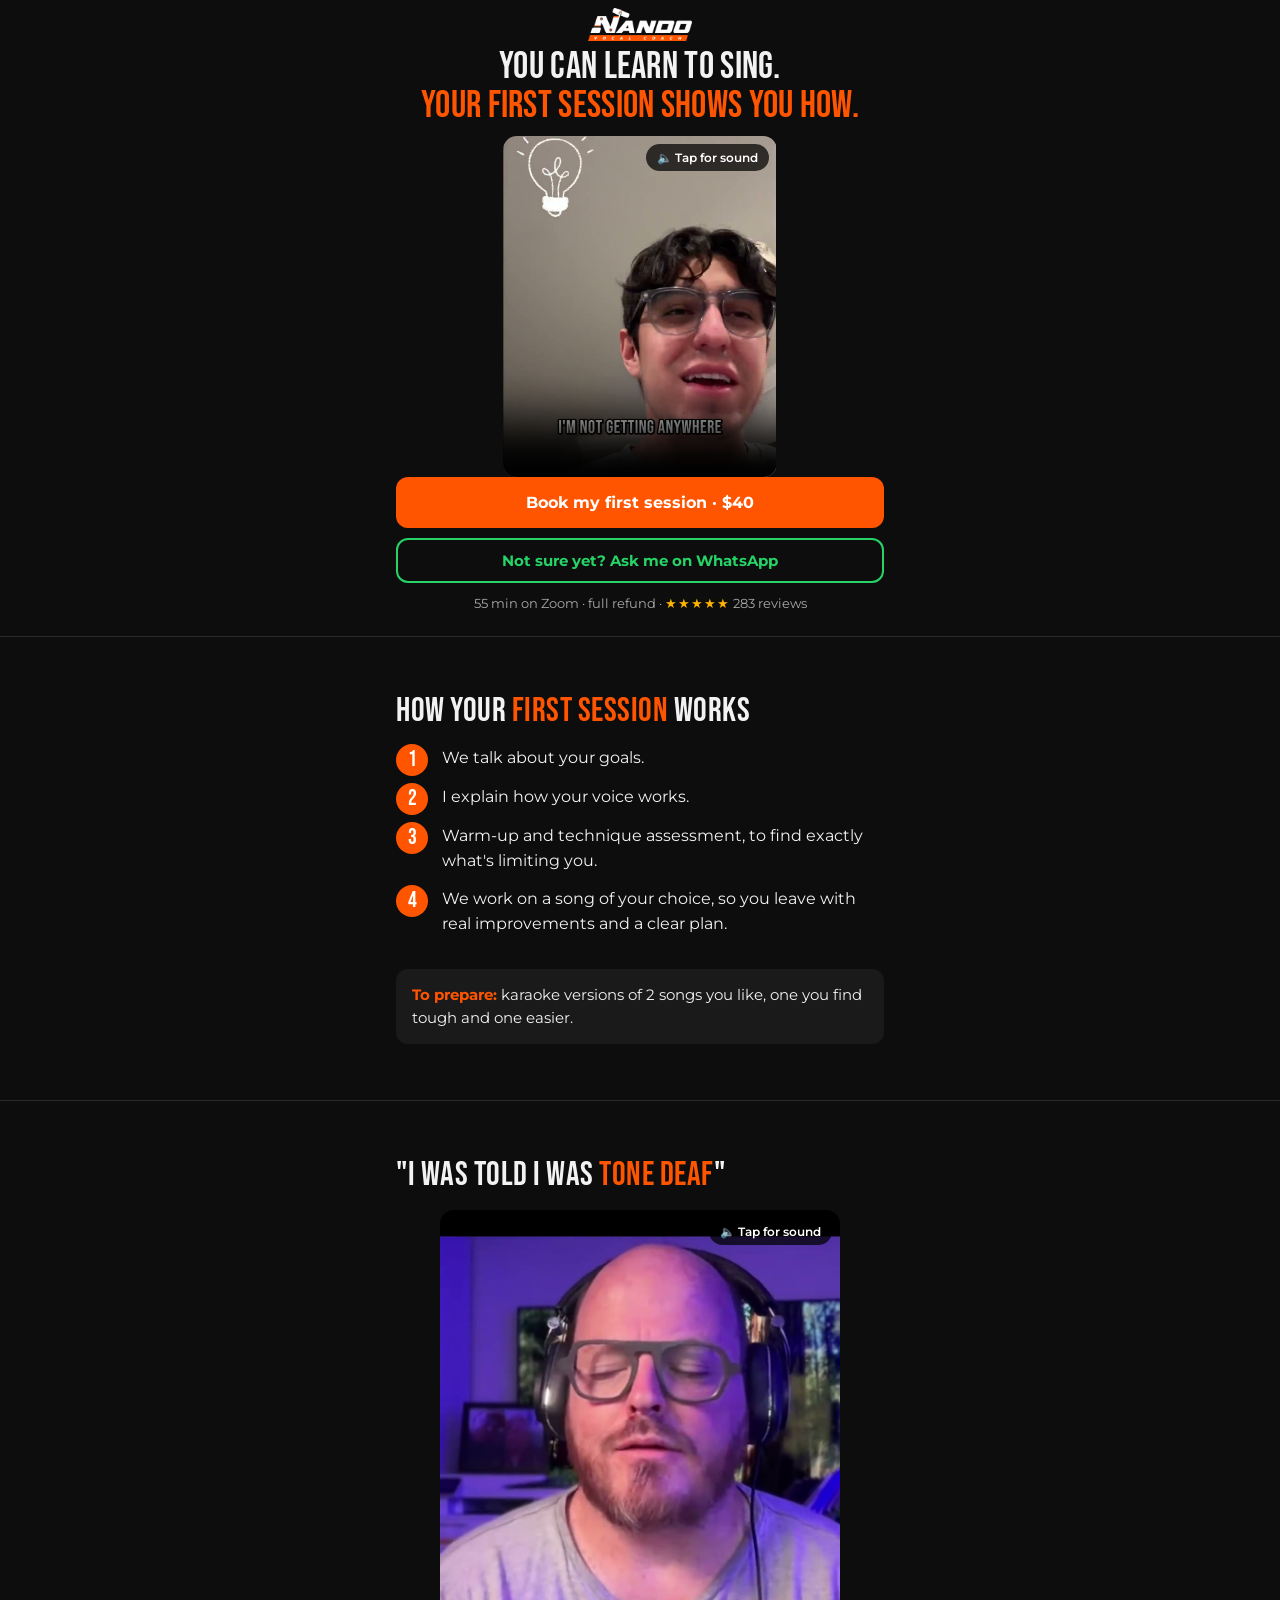
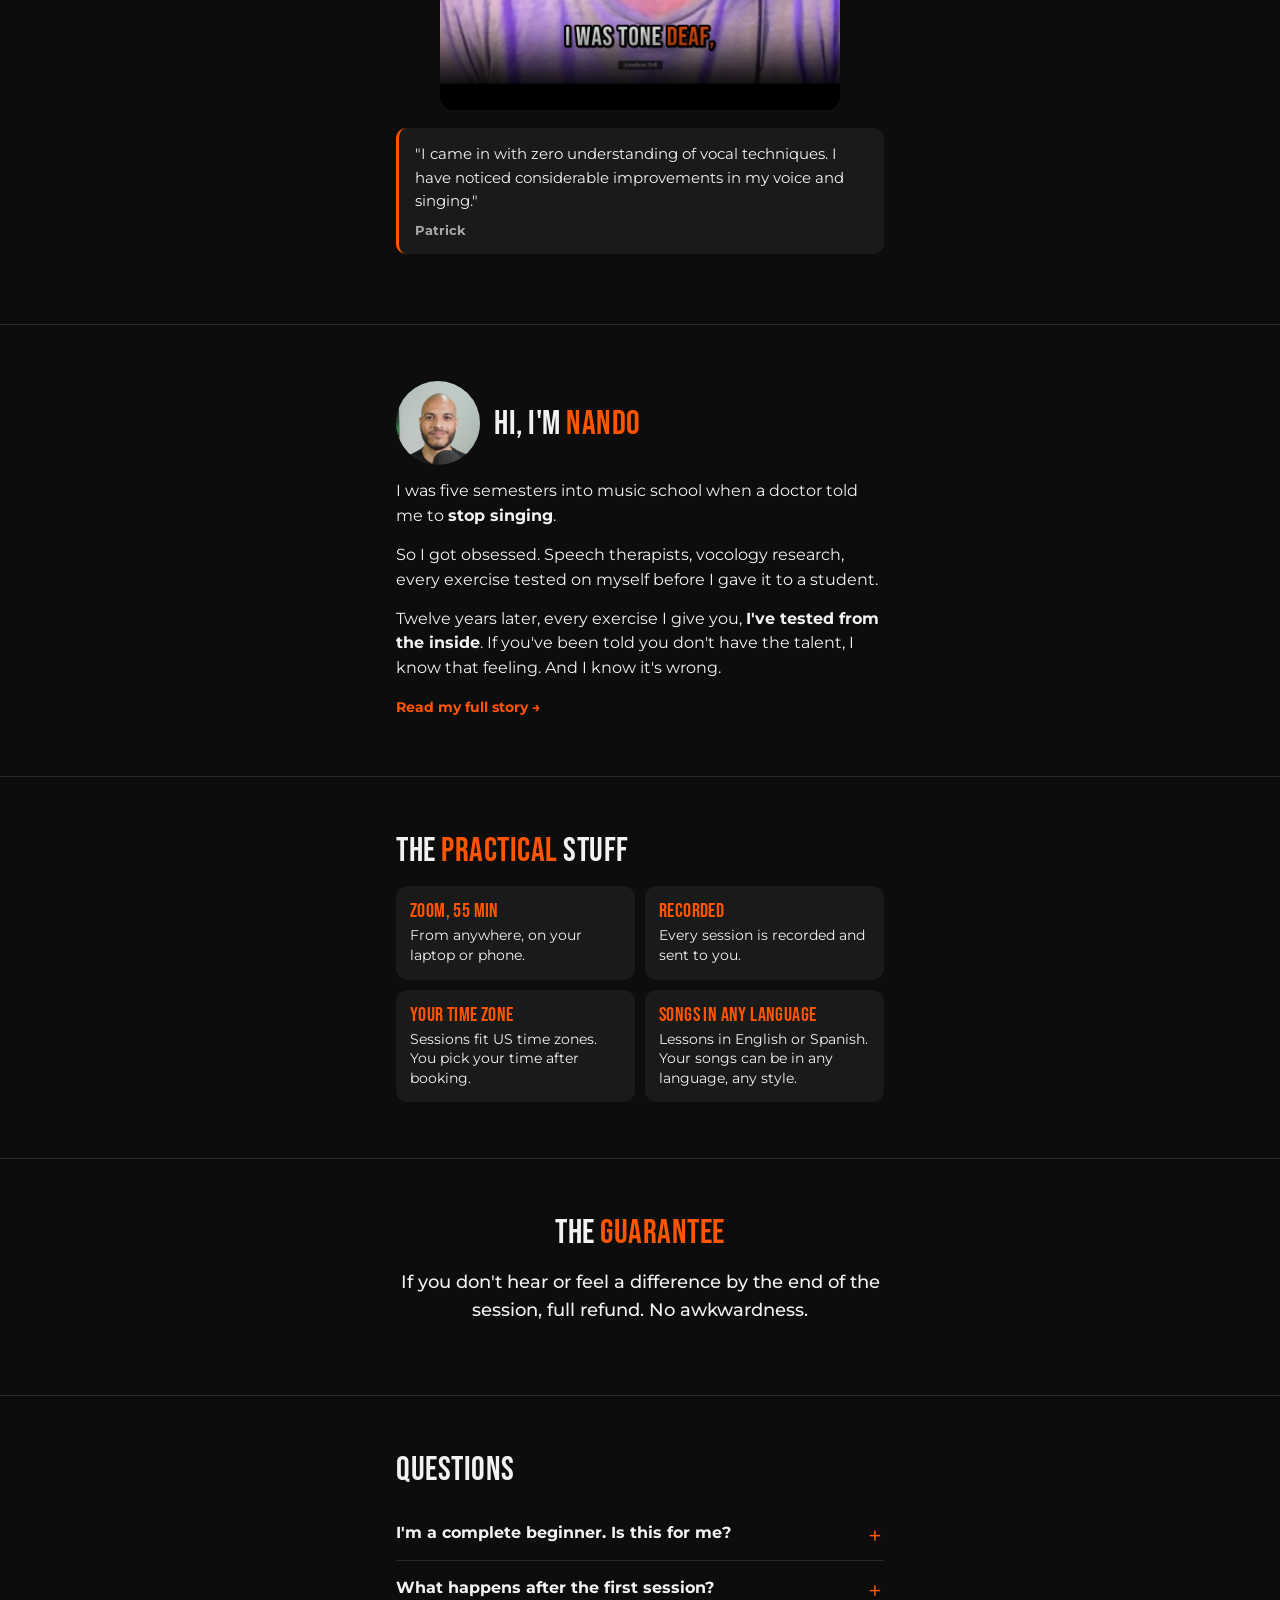
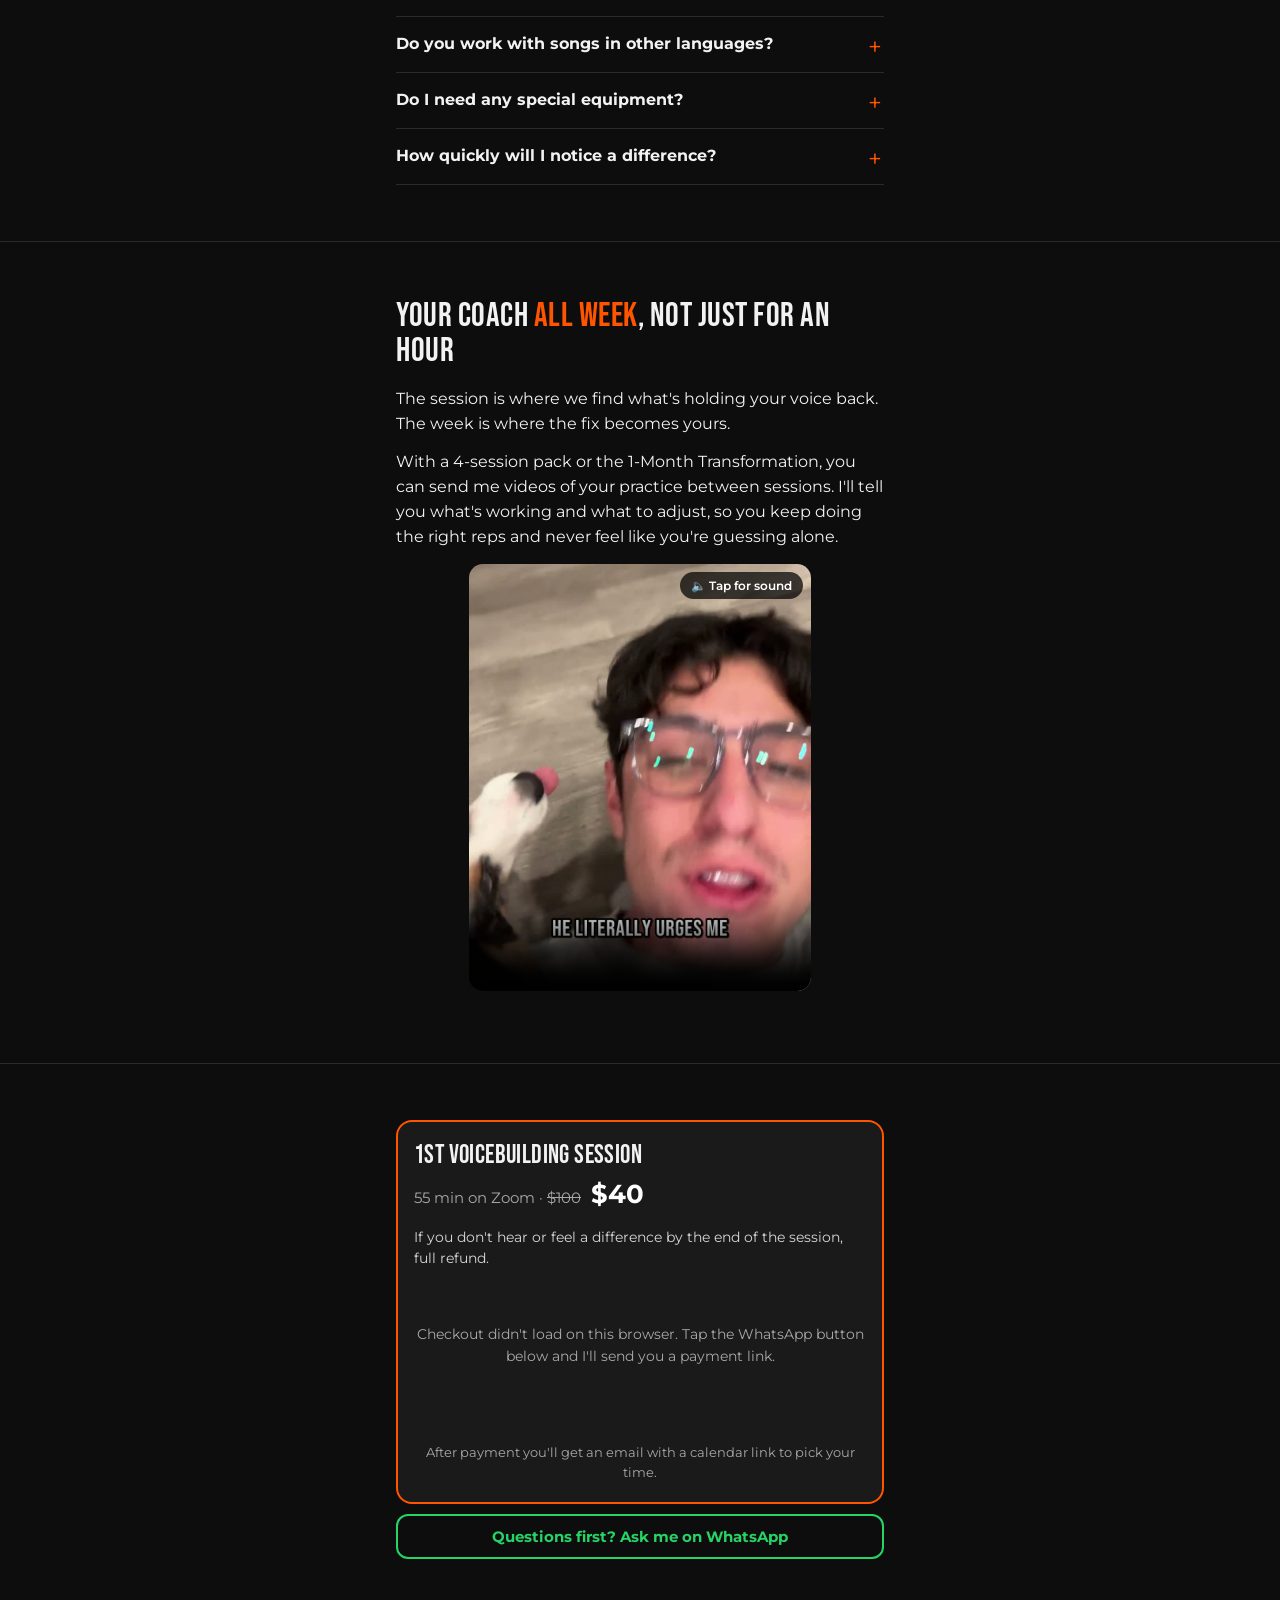
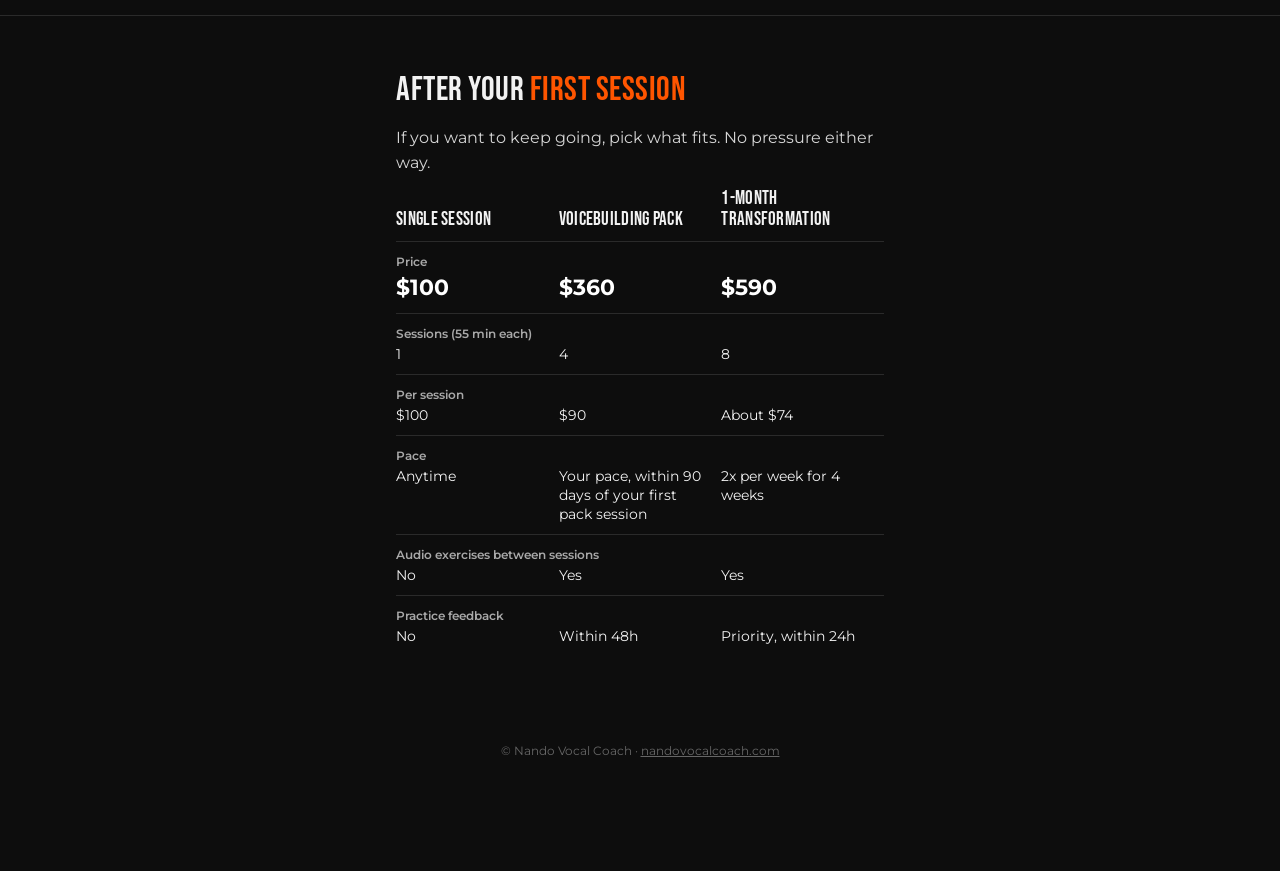
<file: beginners.html>
<!DOCTYPE html>
<html lang="en">
<head>
    <meta charset="UTF-8" />
    <meta name="viewport" content="width=device-width, initial-scale=1.0, viewport-fit=cover" />

    <!-- Meta Pixel -->
    <script>
    !function(f,b,e,v,n,t,s)
    {if(f.fbq)return;n=f.fbq=function(){n.callMethod?
    n.callMethod.apply(n,arguments):n.queue.push(arguments)};
    if(!f._fbq)f._fbq=n;n.push=n;n.loaded=!0;n.version='2.0';
    n.queue=[];t=b.createElement(e);t.async=!0;
    t.src=v;s=b.getElementsByTagName(e)[0];
    s.parentNode.insertBefore(t,s)}(window, document,'script',
    'https://connect.facebook.net/en_US/fbevents.js');
    fbq('init', '1823893192119219');
    fbq('track', 'PageView');
    </script>
    <noscript><img height="1" width="1" style="display:none"
    src="https://www.facebook.com/tr?id=1823893192119219&ev=PageView&noscript=1"
    /></noscript>

    <title>You can learn to sing | Nando Vocal Coach</title>
    <meta name="description" content="Online vocal coaching for beginners who think they can't sing. First session $40 on Zoom, full refund if you don't hear or feel a difference.">
    <meta name="robots" content="noindex">
    <link rel="icon" type="image/png" href="/favicon.png">
    <meta property="og:title" content="You can learn to sing.">
    <meta property="og:image" content="https://nandovocalcoach.com/Media/landing/adam-beginners-poster.jpg">
    <link rel="preconnect" href="https://fonts.gstatic.com" crossorigin>
    <link href="https://fonts.googleapis.com/css2?family=Bebas+Neue&family=Montserrat:wght@400;500;600;700&display=swap" rel="stylesheet" />
    <link rel="stylesheet" href="landing.css?v=5" />
    <script src="clarity.js" defer></script>
</head>
<body data-page="beginners">

<!-- 1. First screen -->
<header class="hero">
  <div class="wrap">
    <img class="logo" src="Media/landing/logo.png" alt="Nando Vocal Coach" width="128" height="40">
    <h1><span>You can learn to sing.</span><span><em>Your first session shows you how.</em></span></h1>
    <div class="video-box">
      <video class="hero-video" src="Media/landing/adam-beginners.mp4" poster="Media/landing/adam-beginners-poster.jpg"
             preload="metadata" muted playsinline loop></video>
      <button class="sound-btn" type="button">&#128264; Tap for sound</button>
    </div>
    <a class="btn btn-main js-book" href="#book">Book my first session · $40</a>
    <a class="btn btn-wa js-wa" href="https://wa.me/573008630815" data-wa-text="Hi Nando! I saw your ad about learning to sing and I have a question.">Not sure yet? Ask me on WhatsApp</a>
    <p class="fine">55 min on Zoom · full refund · <span class="stars">★★★★★</span> 283 reviews</p>
  </div>
</header>

<!-- 2. How the first session works -->
<section>
  <div class="wrap">
    <h2>How your <em>first session</em> works</h2>
    <ol class="steps">
      <li>We talk about your goals.</li>
      <li>I explain how your voice works.</li>
      <li>Warm-up and technique assessment, to find exactly what's limiting you.</li>
      <li>We work on a song of your choice, so you leave with real improvements and a clear plan.</li>
    </ol>
    <div class="box"><strong>To prepare:</strong> karaoke versions of 2 songs you like, one you find tough and one easier.</div>
  </div>
</section>

<!-- 3. Proof -->
<section class="proof">
  <div class="wrap">
    <h2>"I was told I was <em>tone deaf</em>"</h2>
    <div class="video-box">
      <video class="js-lazy" src="Media/landing/jonathan-beginners.mp4" poster="Media/landing/jonathan-beginners-poster.jpg"
             preload="none" muted playsinline></video>
      <button class="sound-btn" type="button">&#128264; Tap for sound</button>
    </div>
    <blockquote>"I came in with zero understanding of vocal techniques. I have noticed considerable improvements in my voice and singing."<cite>Patrick</cite></blockquote>
  </div>
</section>

<!-- 4. Who is Nando -->
<section>
  <div class="wrap">
    <div class="about-head">
      <img src="Media/landing/nando.jpg" alt="Nando" width="84" height="84" loading="lazy">
      <h2>Hi, I'm <em>Nando</em></h2>
    </div>
    <p>I was five semesters into music school when a doctor told me to <strong>stop singing</strong>.</p>
    <p>So I got obsessed. Speech therapists, vocology research, every exercise tested on myself before I gave it to a student.</p>
    <p>Twelve years later, every exercise I give you, <strong>I've tested from the inside</strong>. If you've been told you don't have the talent, I know that feeling. And I know it's wrong.</p>
    <a class="more" href="/#about">Read my full story &rarr;</a>
  </div>
</section>

<!-- 5. Practical -->
<section>
  <div class="wrap">
    <h2>The <em>practical</em> stuff</h2>
    <div class="cards">
      <div><b>Zoom, 55 min</b>From anywhere, on your laptop or phone.</div>
      <div><b>Recorded</b>Every session is recorded and sent to you.</div>
      <div><b>Your time zone</b>Sessions fit US time zones. You pick your time after booking.</div>
      <div><b>Songs in any language</b>Lessons in English or Spanish. Your songs can be in any language, any style.</div>
    </div>
  </div>
</section>

<!-- 6. Guarantee -->
<section class="guarantee">
  <div class="wrap">
    <h2>The <em>guarantee</em></h2>
    <p>If you don't hear or feel a difference by the end of the session, full refund. No awkwardness.</p>
  </div>
</section>

<!-- 7. FAQ -->
<section>
  <div class="wrap">
    <h2>Questions</h2>
    <details><summary>I'm a complete beginner. Is this for me?</summary>
      <p>Singing is a skill like any other. Anyone can learn it from scratch. Being a complete beginner is actually a plus: no bad habits to unlearn, just foundations built the right way from day one. If your voice is good enough to speak, it's good enough to sing.</p></details>
    <details><summary>What happens after the first session?</summary>
      <p>If you want to keep going, we pick what fits at the end of the session. All the options and prices are at the bottom of this page. No pressure either way.</p></details>
    <details><summary>Do you work with songs in other languages?</summary>
      <p>Yes. I work on how your voice produces sound, and that's the same in any language.</p></details>
    <details><summary>Do I need any special equipment?</summary>
      <p>No special equipment. A laptop works best, phone if that's all you have. Earphones are a must.</p></details>
    <details><summary>How quickly will I notice a difference?</summary>
      <p>You'll notice something in your first session. That's what the guarantee is based on. Real, consistent progress after that comes week by week, and it moves faster the more you practice between sessions.</p></details>
  </div>
</section>

<!-- Coach all week -->
<section class="week">
  <div class="wrap">
    <h2>Your coach <em>all week</em>, not just for an hour</h2>
    <p>The session is where we find what's holding your voice back. The week is where the fix becomes yours.</p>
    <p>With a 4-session pack or the 1-Month Transformation, you can send me videos of your practice between sessions. I'll tell you what's working and what to adjust, so you keep doing the right reps and never feel like you're guessing alone.</p>
    <div class="video-box">
      <video class="js-lazy" src="Media/landing/adam-week.mp4" poster="Media/landing/adam-week-poster.jpg"
             preload="none" muted playsinline></video>
      <button class="sound-btn" type="button">&#128264; Tap for sound</button>
    </div>
  </div>
</section>

<!-- 8. Payment -->
<section class="pay" id="book">
  <div class="wrap">
    <div class="pay-card">
      <h3>1st Voicebuilding Session</h3>
      <div class="price">55 min on Zoom · <s>$100</s> <strong>$40</strong></div>
      <p class="pay-note">If you don't hear or feel a difference by the end of the session, full refund.</p>
      <div id="paypal-buttons-40"><p class="pp-status">Loading secure checkout…</p></div>
      <p class="after">After payment you'll get an email with a calendar link to pick your time.</p>
    </div>
    <a class="btn btn-wa js-wa" href="https://wa.me/573008630815" data-wa-text="Hi Nando! I saw your ad about learning to sing and I have a question.">Questions first? Ask me on WhatsApp</a>
  </div>
</section>

<!-- 9. After the first session -->
<section class="next">
  <div class="wrap">
    <h2>After your <em>first session</em></h2>
    <p>If you want to keep going, pick what fits. No pressure either way.</p>
    <table class="compare">
      <thead>
        <tr><th scope="col">Single session</th><th scope="col">Voicebuilding Pack</th><th scope="col">1-Month Transformation</th></tr>
      </thead>
      <tbody>
        <tr class="row-label"><th colspan="3" scope="colgroup">Price</th></tr>
        <tr class="row-price"><td>$100</td><td>$360</td><td>$590</td></tr>
        <tr class="row-label"><th colspan="3" scope="colgroup">Sessions (55 min each)</th></tr>
        <tr><td>1</td><td>4</td><td>8</td></tr>
        <tr class="row-label"><th colspan="3" scope="colgroup">Per session</th></tr>
        <tr><td>$100</td><td>$90</td><td>About $74</td></tr>
        <tr class="row-label"><th colspan="3" scope="colgroup">Pace</th></tr>
        <tr><td>Anytime</td><td>Your pace, within 90 days of your first pack session</td><td>2x per week for 4 weeks</td></tr>
        <tr class="row-label"><th colspan="3" scope="colgroup">Audio exercises between sessions</th></tr>
        <tr><td>No</td><td>Yes</td><td>Yes</td></tr>
        <tr class="row-label"><th colspan="3" scope="colgroup">Practice feedback</th></tr>
        <tr><td>No</td><td>Within 48h</td><td>Priority, within 24h</td></tr>
      </tbody>
    </table>
  </div>
</section>

<footer>© Nando Vocal Coach · <a href="/">nandovocalcoach.com</a></footer>

<div id="sticky-cta"><a class="btn btn-main js-book" href="#book">Book my first session · $40</a></div>

<script src="landing.js?v=4"></script>
<script async src="https://www.paypal.com/sdk/js?client-id=ATxJw_p4ynrvhcAzwIFVz9LatvKJUjPRU4-xVEtla5BjYXJFXjLDlF_Gbm3kv3-RLJDop4NJcsHltEDz&currency=USD&intent=capture&enable-funding=card"
        data-sdk-integration-source="button-factory" onload="lpPayPalReady()" onerror="lpPayPalFailed()"></script>
</body>
</html>
</file>
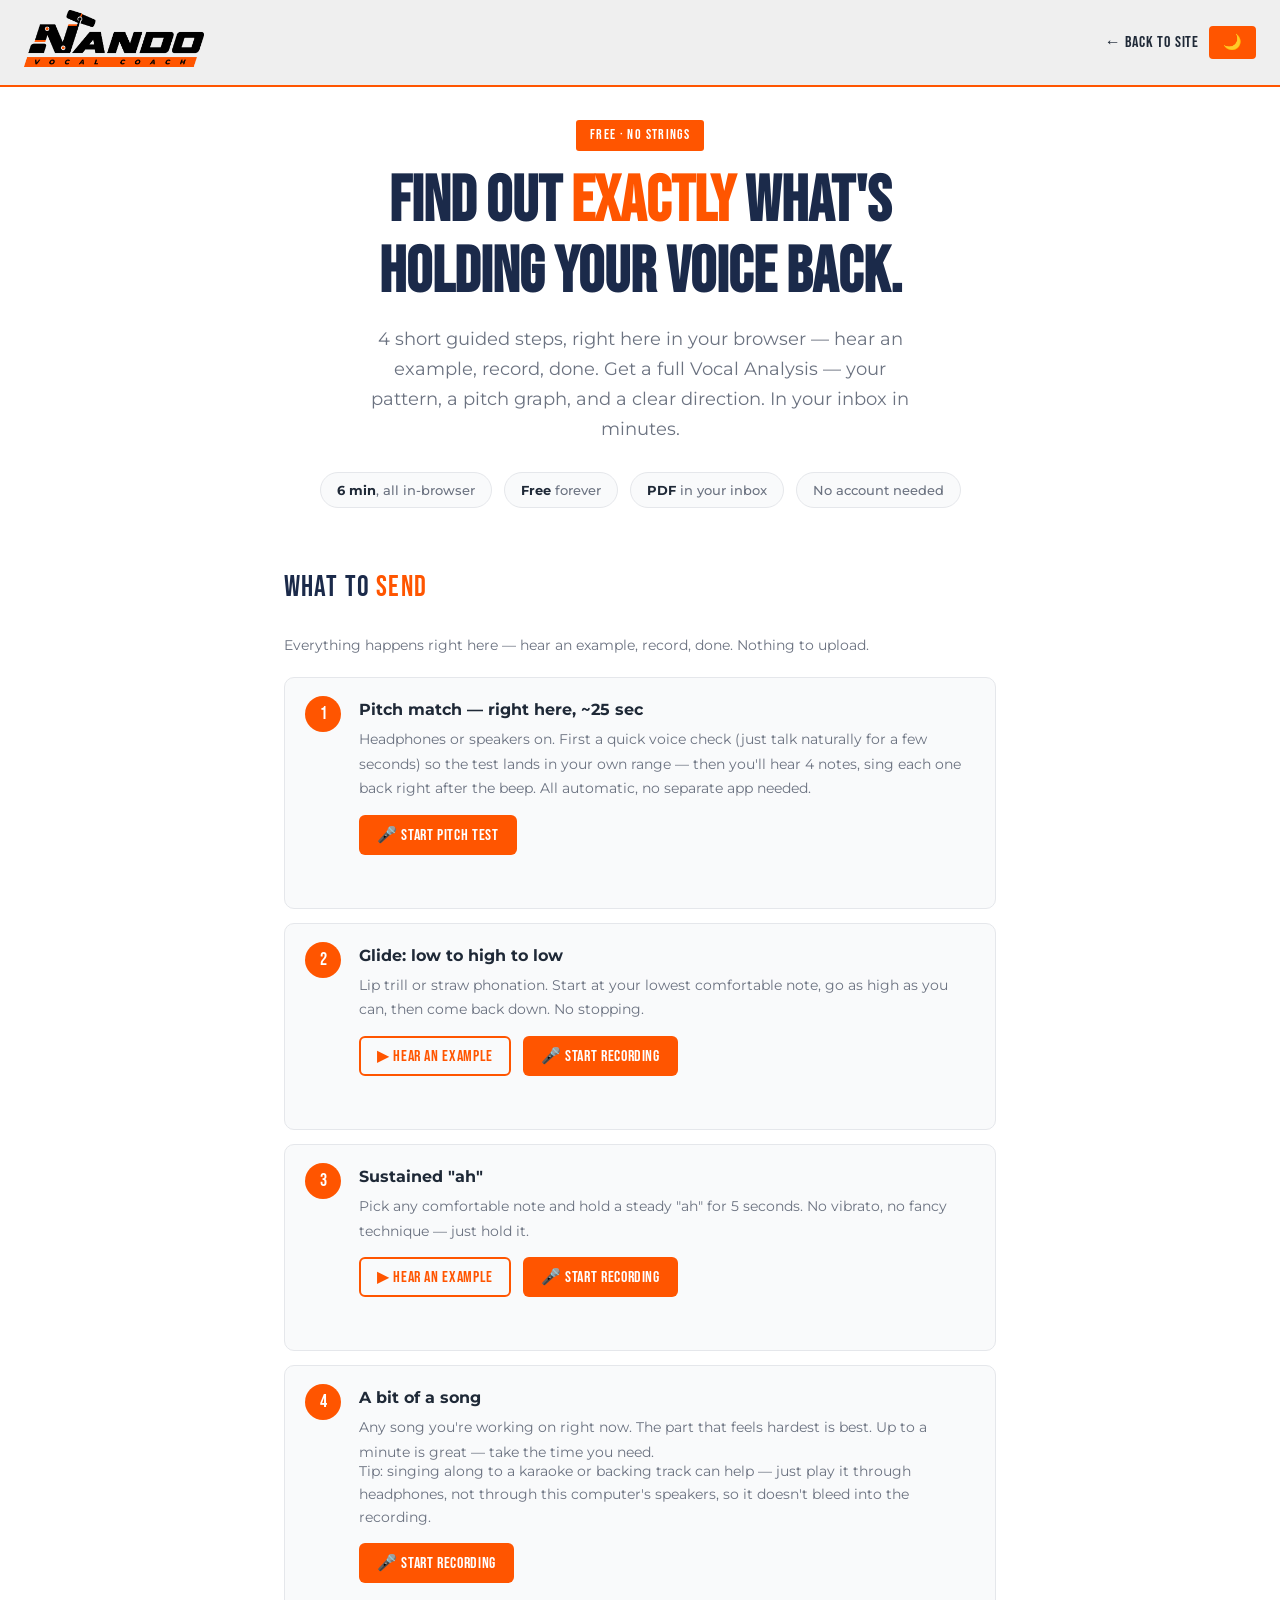
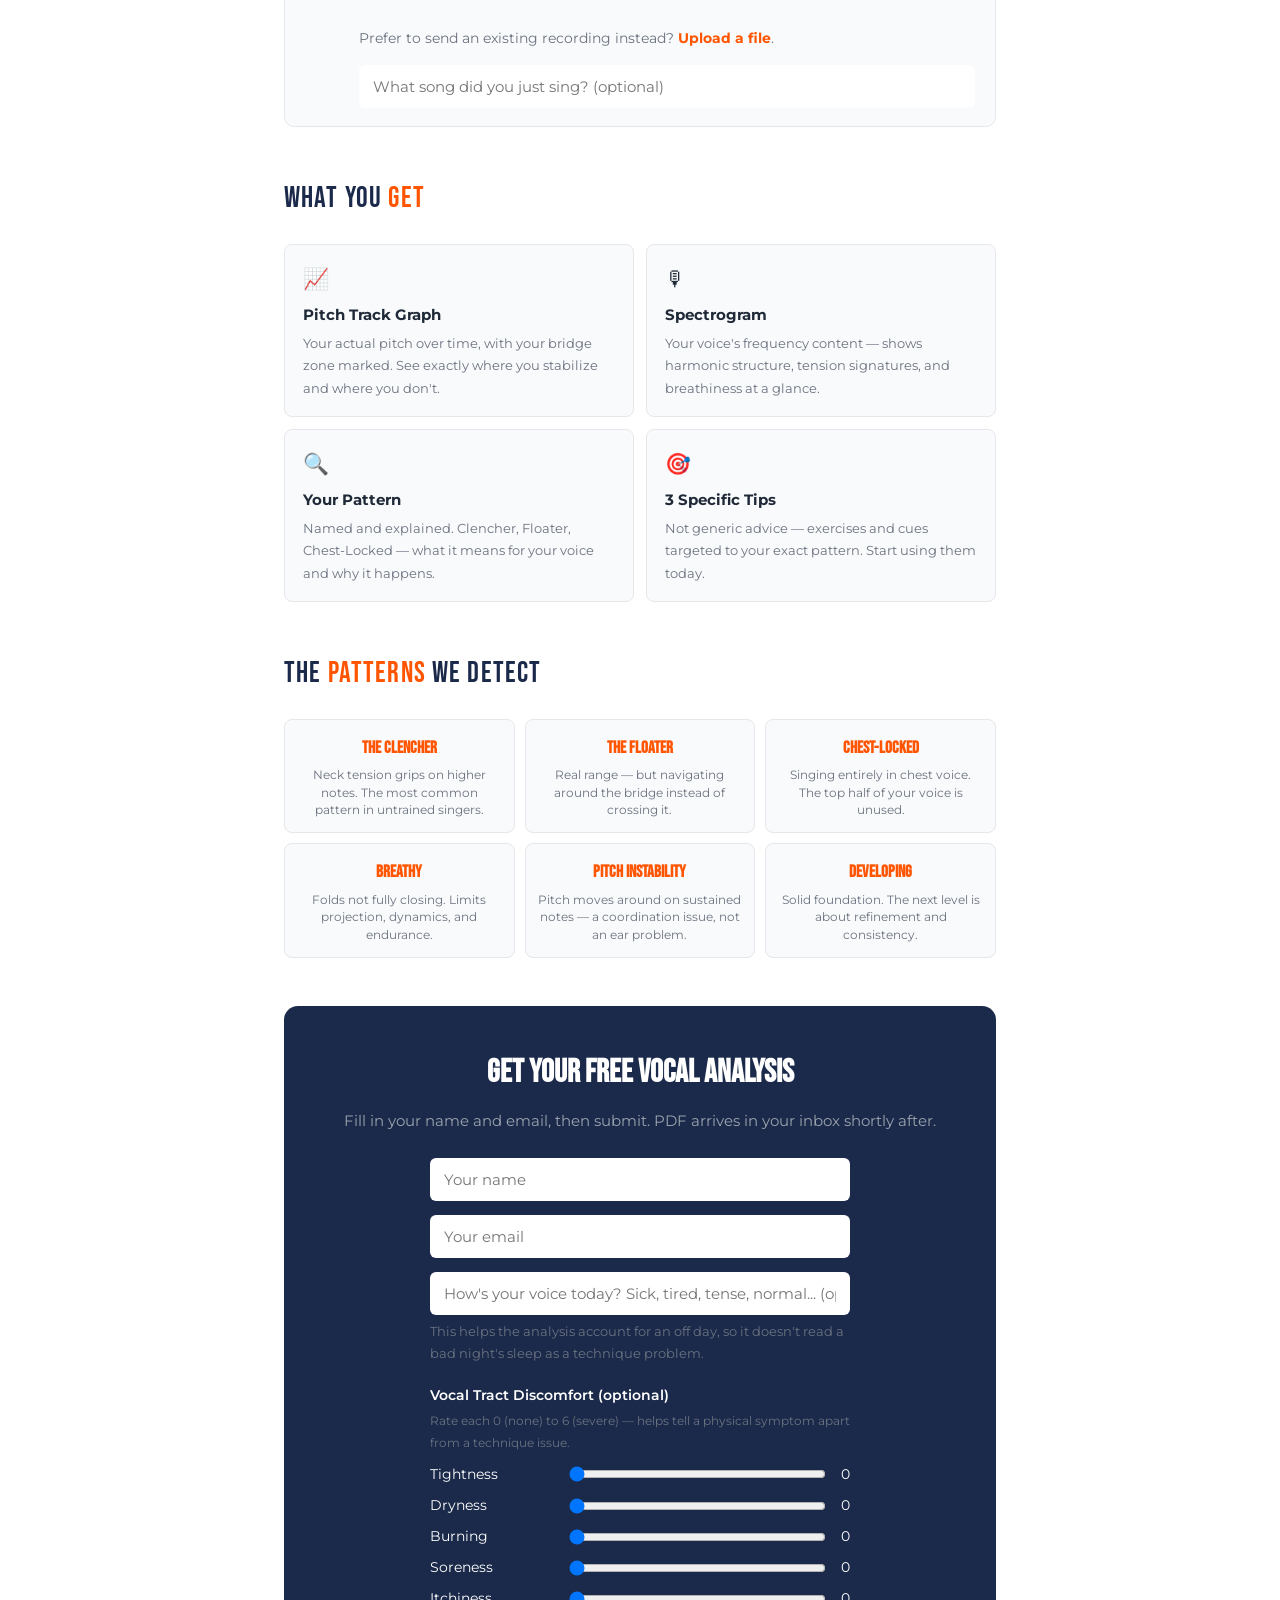
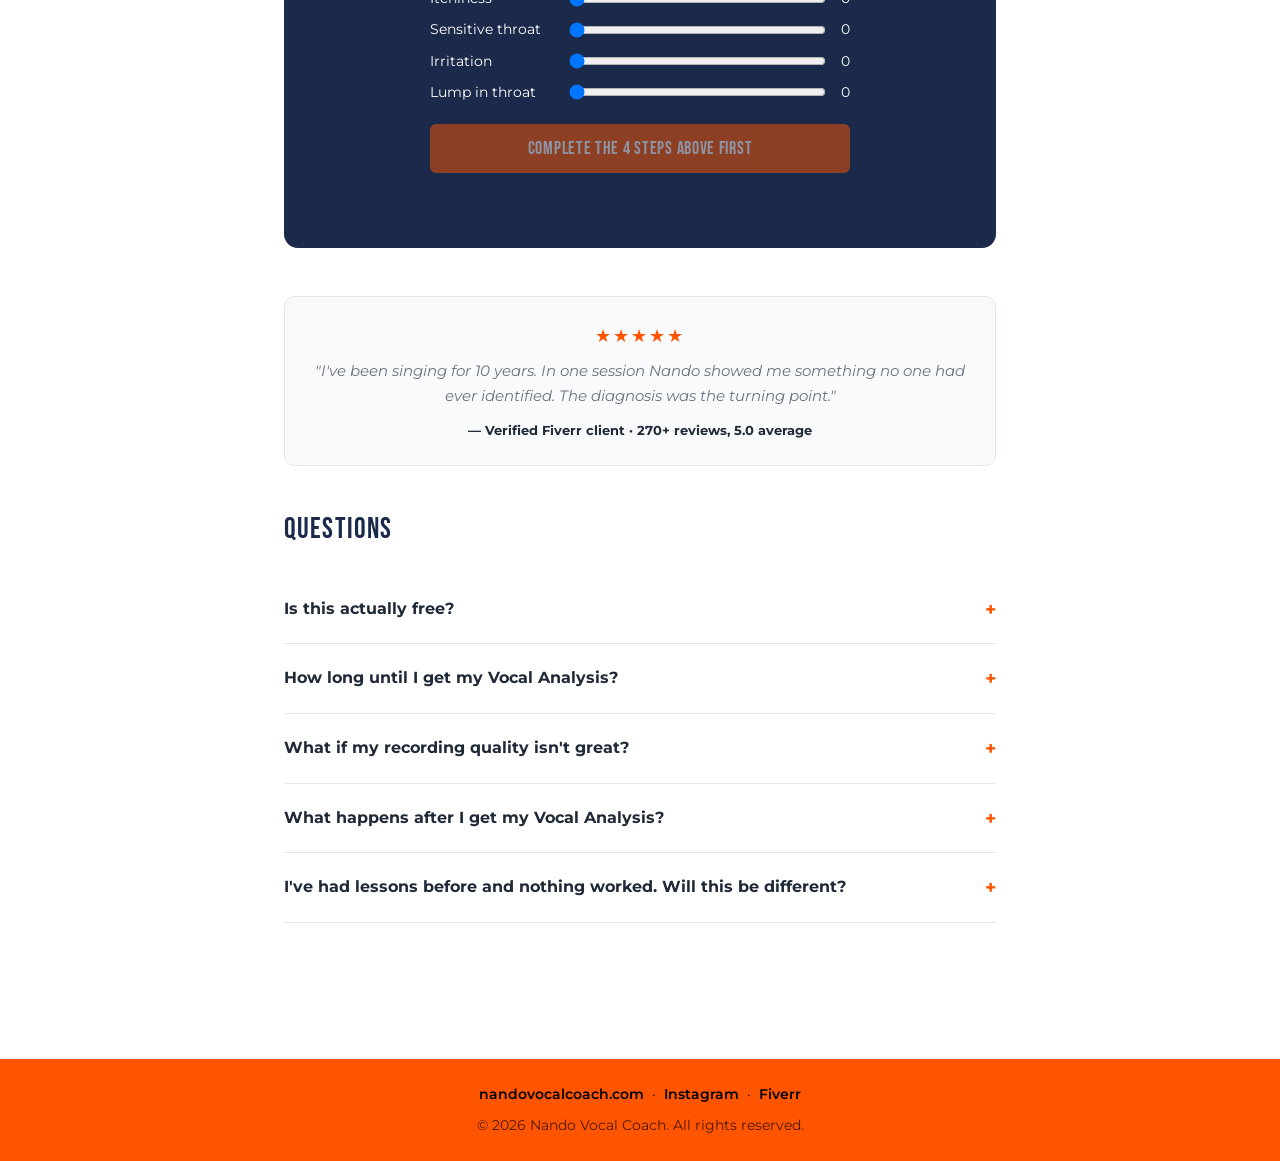
<file: diagnose.html>
<!DOCTYPE html>
<html lang="en">
<head>
  <meta charset="UTF-8" />
  <meta name="viewport" content="width=device-width, initial-scale=1.0" />
  <meta name="description" content="Get a free Vocal Analysis. Record 4 short guided steps right in your browser, receive a full report — your pattern, pitch graph, and a clear direction. From Nando Vocal Coach.">
  <link rel="canonical" href="https://nandovocalcoach.com/diagnose">
  <title>Free Vocal Analysis | Nando Vocal Coach</title>

  <link href="https://fonts.googleapis.com/css2?family=Bebas+Neue&family=Montserrat:wght@400;500;700&display=swap" rel="stylesheet" />
  <link rel="stylesheet" href="https://cdnjs.cloudflare.com/ajax/libs/font-awesome/5.15.4/css/all.min.css">

  <style>
    :root {
      --bg: #fff;
      --text: #1F2937;
      --muted: #6B7280;
      --heading: #FF5500;
      --navy: #1B2A4A;
      --card-bg: #F9FAFB;
      --border: #E5E7EB;
      --header-bg: rgba(224,224,224,0.5);
      --header-border: #FF5500;
    }
    .dark-mode {
      --bg: #0D0D0D;
      --text: #F3F4F6;
      --muted: #9CA3AF;
      --card-bg: #1A1A1A;
      --border: #374151;
      --header-bg: rgba(20,20,20,0.7);
    }

    * { margin: 0; padding: 0; box-sizing: border-box; }

    body {
      font-family: "Montserrat", sans-serif;
      background: var(--bg);
      color: var(--text);
      transition: background 0.3s, color 0.3s;
      line-height: 1.7;
    }

    a { text-decoration: none; color: inherit; }

    /* ── Header ── */
    header {
      position: fixed;
      top: 0; width: 100%;
      background: var(--header-bg);
      border-bottom: 2px solid var(--header-border);
      backdrop-filter: blur(10px);
      z-index: 1000;
      display: flex;
      align-items: center;
      justify-content: space-between;
      padding: 10px 24px;
    }
    .logo img { max-width: 180px; }
    .header-right { display: flex; gap: 10px; align-items: center; }
    .header-right a {
      font-family: "Bebas Neue", sans-serif;
      font-size: 1rem;
      color: var(--text);
      letter-spacing: 0.05em;
    }
    #mode-toggle {
      padding: 5px 12px;
      font-family: "Bebas Neue", sans-serif;
      font-size: 15px;
      border: 2px solid #FF5500;
      border-radius: 4px;
      cursor: pointer;
      background: #FF5500;
      color: white;
    }

    /* ── Page ── */
    .page {
      max-width: 760px;
      margin: 0 auto;
      padding: 120px 24px 80px;
    }

    /* ── Hero ── */
    .hero { text-align: center; margin-bottom: 56px; }
    .hero-label {
      display: inline-block;
      background: #FF5500;
      color: white;
      font-family: "Bebas Neue", sans-serif;
      font-size: 0.85rem;
      letter-spacing: 0.1em;
      padding: 4px 14px;
      border-radius: 3px;
      margin-bottom: 16px;
    }
    .hero h1 {
      font-family: "Bebas Neue", sans-serif;
      font-size: clamp(2.4rem, 6vw, 4rem);
      color: var(--navy);
      line-height: 1.1;
      margin-bottom: 16px;
    }
    .dark-mode .hero h1 { color: #fff; }
    .hero h1 span { color: #FF5500; }
    .hero p {
      font-size: 1.1rem;
      color: var(--muted);
      max-width: 540px;
      margin: 0 auto 28px;
    }
    .pill-row {
      display: flex;
      justify-content: center;
      gap: 12px;
      flex-wrap: wrap;
      margin-bottom: 8px;
    }
    .pill {
      background: var(--card-bg);
      border: 1px solid var(--border);
      border-radius: 99px;
      padding: 6px 16px;
      font-size: 0.82rem;
      font-weight: 500;
      color: var(--muted);
    }
    .pill strong { color: var(--text); }

    /* ── How it works ── */
    .section-title {
      font-family: "Bebas Neue", sans-serif;
      font-size: 1.8rem;
      color: var(--navy);
      letter-spacing: 0.04em;
      margin-bottom: 20px;
    }
    .dark-mode .section-title { color: #fff; }
    .section-title span { color: #FF5500; }

    .steps { display: flex; flex-direction: column; gap: 14px; margin-bottom: 48px; }
    .step {
      display: flex;
      gap: 18px;
      align-items: flex-start;
      background: var(--card-bg);
      border: 1px solid var(--border);
      border-radius: 10px;
      padding: 18px 20px;
    }
    .step-num {
      flex-shrink: 0;
      width: 36px; height: 36px;
      background: #FF5500;
      color: white;
      border-radius: 50%;
      display: flex;
      align-items: center;
      justify-content: center;
      font-family: "Bebas Neue", sans-serif;
      font-size: 1.1rem;
    }
    .step-body h3 {
      font-size: 1rem;
      font-weight: 700;
      margin-bottom: 4px;
    }
    .step-body p { font-size: 0.9rem; color: var(--muted); }
    .step-body code {
      background: var(--border);
      padding: 1px 6px;
      border-radius: 3px;
      font-size: 0.82rem;
      font-family: monospace;
    }

    /* ── Record-in-place widgets (all 4 steps) ── */
    .rec-widget-box { margin-top: 14px; }
    .rec-btn {
      display: inline-block;
      background: #FF5500;
      color: white;
      border: none;
      border-radius: 6px;
      padding: 10px 18px;
      font-family: "Bebas Neue", sans-serif;
      font-size: 1rem;
      letter-spacing: 0.04em;
      cursor: pointer;
      text-decoration: none;
      margin-right: 8px;
      margin-bottom: 8px;
    }
    .rec-btn:disabled { opacity: 0.5; cursor: default; }
    .rec-btn-outline {
      background: transparent;
      color: #FF5500;
      border: 2px solid #FF5500;
      padding: 8px 16px;
    }
    .rec-status {
      margin-top: 10px;
      font-size: 0.88rem;
      font-weight: 700;
      color: var(--navy);
      min-height: 1.2em;
    }
    .dark-mode .rec-status { color: #fff; }
    .rec-done-msg { font-weight: 700; color: var(--text); margin-bottom: 6px; }
    .rec-hint { font-size: 0.82rem; color: var(--muted); margin-top: 8px; }
    .step-complete { border-color: #FF5500; }

    /* ── What you get ── */
    .gets { display: grid; grid-template-columns: 1fr 1fr; gap: 12px; margin-bottom: 48px; }
    .get {
      background: var(--card-bg);
      border: 1px solid var(--border);
      border-radius: 8px;
      padding: 16px 18px;
    }
    .get-icon { font-size: 1.3rem; margin-bottom: 6px; }
    .get h4 { font-size: 0.95rem; font-weight: 700; margin-bottom: 4px; }
    .get p  { font-size: 0.83rem; color: var(--muted); }

    @media (max-width: 520px) { .gets { grid-template-columns: 1fr; } }

    /* ── Form section ── */
    .form-section {
      background: var(--navy);
      border-radius: 14px;
      padding: 40px 32px;
      margin-bottom: 48px;
      text-align: center;
    }
    .form-section h2 {
      font-family: "Bebas Neue", sans-serif;
      font-size: 2rem;
      color: white;
      margin-bottom: 8px;
    }
    .form-section p { color: #9CA3AF; font-size: 0.92rem; margin-bottom: 24px; }

    /* ── Patterns preview ── */
    .patterns { display: grid; grid-template-columns: repeat(3, 1fr); gap: 10px; margin-bottom: 48px; }
    .pattern-card {
      background: var(--card-bg);
      border: 1px solid var(--border);
      border-radius: 8px;
      padding: 14px 12px;
      text-align: center;
    }
    .pattern-card h4 {
      font-family: "Bebas Neue", sans-serif;
      color: #FF5500;
      font-size: 1.05rem;
      margin-bottom: 4px;
    }
    .pattern-card p { font-size: 0.78rem; color: var(--muted); line-height: 1.4; }
    @media (max-width: 560px) { .patterns { grid-template-columns: 1fr 1fr; } }

    /* ── FAQ ── */
    .faqs { margin-bottom: 56px; }
    .faq { border-bottom: 1px solid var(--border); padding: 18px 0; }
    .faq-q {
      font-weight: 700;
      font-size: 0.98rem;
      cursor: pointer;
      display: flex;
      justify-content: space-between;
      align-items: center;
    }
    .faq-q::after { content: "+"; color: #FF5500; font-size: 1.2rem; }
    .faq-q.open::after { content: "−"; }
    .faq-a { display: none; font-size: 0.9rem; color: var(--muted); margin-top: 10px; line-height: 1.6; }
    .faq-a.open { display: block; }

    /* ── Social proof ── */
    .proof {
      background: var(--card-bg);
      border: 1px solid var(--border);
      border-radius: 10px;
      padding: 24px;
      text-align: center;
      margin-bottom: 40px;
    }
    .proof-stars { color: #FF5500; font-size: 1.1rem; letter-spacing: 2px; margin-bottom: 8px; }
    .proof p { font-style: italic; color: var(--muted); font-size: 0.92rem; }
    .proof cite { display: block; margin-top: 10px; font-size: 0.82rem; font-weight: 700; font-style: normal; }

    /* ── Footer ── */
    footer {
      background: #FF5500;
      color: black;
      text-align: center;
      padding: 24px;
      font-size: 0.85rem;
    }
    footer a { color: black; font-weight: 600; }
  </style>
</head>
<body>

<!-- ── Header ── -->
<header>
  <a href="/" class="logo">
    <img id="logo" src="logolight.png" alt="Nando Vocal Coach" />
  </a>
  <div class="header-right">
    <a href="/">← Back to site</a>
    <button id="mode-toggle">🌙</button>
  </div>
</header>

<!-- ── Page ── -->
<div class="page">

  <!-- Hero -->
  <div class="hero">
    <div class="hero-label">FREE · NO STRINGS</div>
    <h1>Find out <span>exactly</span> what's<br>holding your voice back.</h1>
    <p>4 short guided steps, right here in your browser — hear an example, record, done. Get a full Vocal Analysis — your pattern, a pitch graph, and a clear direction. In your inbox in minutes.</p>
    <div class="pill-row">
      <span class="pill"><strong>6 min</strong>, all in-browser</span>
      <span class="pill"><strong>Free</strong> forever</span>
      <span class="pill"><strong>PDF</strong> in your inbox</span>
      <span class="pill">No account needed</span>
    </div>
  </div>

  <!-- What to send -->
  <div style="margin-bottom: 48px;">
    <div class="section-title">What to <span>Send</span></div>
    <p style="color: var(--muted); font-size: 0.9rem; margin-bottom: 20px;">Everything happens right here — hear an example, record, done. Nothing to upload.</p>
    <div class="steps">
      <div class="step" id="stepPitch">
        <div class="step-num">1</div>
        <div class="step-body">
          <h3>Pitch match — right here, ~25 sec</h3>
          <p>Headphones or speakers on. First a quick voice check (just talk naturally for a few seconds) so the test lands in your own range — then you'll hear 4 notes, sing each one back right after the beep. All automatic, no separate app needed.</p>

          <div class="rec-widget-box">
            <button id="pitchStartBtn" class="rec-btn" type="button">🎤 Start Pitch Test</button>
            <div id="pitchStatus" class="rec-status"></div>
            <div id="pitchResult" style="display:none;">
              <p class="rec-done-msg">✓ Recording captured</p>
              <audio id="pitchPreview" controls style="width:100%; margin: 10px 0;"></audio>
              <p class="rec-hint">Included automatically when you submit below.</p>
            </div>
          </div>
        </div>
      </div>
      <div class="step" id="stepGlide">
        <div class="step-num">2</div>
        <div class="step-body">
          <h3>Glide: low to high to low</h3>
          <p>Lip trill or straw phonation. Start at your lowest comfortable note, go as high as you can, then come back down. No stopping.</p>

          <div class="rec-widget-box">
            <button id="glideExampleBtn" class="rec-btn rec-btn-outline" type="button">▶ Hear an example</button>
            <button id="glideStartBtn" class="rec-btn" type="button">🎤 Start Recording</button>
            <button id="glideStopBtn" class="rec-btn" type="button" style="display:none;">⏹ Stop</button>
            <div id="glideStatus" class="rec-status"></div>
            <div id="glideResult" style="display:none;">
              <p class="rec-done-msg">✓ Recording captured</p>
              <audio id="glidePreview" controls style="width:100%; margin: 10px 0;"></audio>
            </div>
          </div>
        </div>
      </div>
      <div class="step" id="stepSustained">
        <div class="step-num">3</div>
        <div class="step-body">
          <h3>Sustained "ah"</h3>
          <p>Pick any comfortable note and hold a steady "ah" for 5 seconds. No vibrato, no fancy technique — just hold it.</p>

          <div class="rec-widget-box">
            <button id="sustainedAhExampleBtn" class="rec-btn rec-btn-outline" type="button">▶ Hear an example</button>
            <button id="sustainedAhStartBtn" class="rec-btn" type="button">🎤 Start Recording</button>
            <button id="sustainedAhStopBtn" class="rec-btn" type="button" style="display:none;">⏹ Stop</button>
            <div id="sustainedAhStatus" class="rec-status"></div>
            <div id="sustainedAhResult" style="display:none;">
              <p class="rec-done-msg">✓ Recording captured</p>
              <audio id="sustainedAhPreview" controls style="width:100%; margin: 10px 0;"></audio>
            </div>
          </div>
        </div>
      </div>
      <div class="step" id="stepSong">
        <div class="step-num">4</div>
        <div class="step-body">
          <h3>A bit of a song</h3>
          <p>Any song you're working on right now. The part that feels hardest is best. Up to a minute is great — take the time you need.</p>
          <p style="font-size: 0.85rem; color: var(--muted); margin-top: -4px;">Tip: singing along to a karaoke or backing track can help — just play it through headphones, not through this computer's speakers, so it doesn't bleed into the recording.</p>

          <div class="rec-widget-box">
            <button id="songClipStartBtn" class="rec-btn" type="button">🎤 Start Recording</button>
            <button id="songClipStopBtn" class="rec-btn" type="button" style="display:none;">⏹ Stop</button>
            <div id="songClipStatus" class="rec-status"></div>
            <div id="songClipResult" style="display:none;">
              <p class="rec-done-msg">✓ Recording captured</p>
              <audio id="songClipPreview" controls style="width:100%; margin: 10px 0;"></audio>
            </div>
            <p class="rec-hint">Prefer to send an existing recording instead? <label for="songClipUpload" style="color:#FF5500; cursor:pointer; font-weight:700;">Upload a file</label>.
              <input type="file" id="songClipUpload" accept="audio/*,video/*" style="display:none;">
            </p>
          </div>

          <div style="margin-top: 14px;">
            <input type="text" id="songField" name="song" placeholder="What song did you just sing? (optional)"
              style="width:100%; padding:12px 14px; border-radius:6px; border:none; font-family:'Montserrat',sans-serif; font-size:0.95rem;">
          </div>
        </div>
      </div>
    </div>
  </div>

  <!-- What you get -->
  <div style="margin-bottom: 48px;">
    <div class="section-title">What You <span>Get</span></div>
    <div class="gets">
      <div class="get">
        <div class="get-icon">📈</div>
        <h4>Pitch Track Graph</h4>
        <p>Your actual pitch over time, with your bridge zone marked. See exactly where you stabilize and where you don't.</p>
      </div>
      <div class="get">
        <div class="get-icon">🎙</div>
        <h4>Spectrogram</h4>
        <p>Your voice's frequency content — shows harmonic structure, tension signatures, and breathiness at a glance.</p>
      </div>
      <div class="get">
        <div class="get-icon">🔍</div>
        <h4>Your Pattern</h4>
        <p>Named and explained. Clencher, Floater, Chest-Locked — what it means for your voice and why it happens.</p>
      </div>
      <div class="get">
        <div class="get-icon">🎯</div>
        <h4>3 Specific Tips</h4>
        <p>Not generic advice — exercises and cues targeted to your exact pattern. Start using them today.</p>
      </div>
    </div>
  </div>

  <!-- Patterns preview -->
  <div style="margin-bottom: 48px;">
    <div class="section-title">The <span>Patterns</span> We Detect</div>
    <div class="patterns">
      <div class="pattern-card">
        <h4>The Clencher</h4>
        <p>Neck tension grips on higher notes. The most common pattern in untrained singers.</p>
      </div>
      <div class="pattern-card">
        <h4>The Floater</h4>
        <p>Real range — but navigating around the bridge instead of crossing it.</p>
      </div>
      <div class="pattern-card">
        <h4>Chest-Locked</h4>
        <p>Singing entirely in chest voice. The top half of your voice is unused.</p>
      </div>
      <div class="pattern-card">
        <h4>Breathy</h4>
        <p>Folds not fully closing. Limits projection, dynamics, and endurance.</p>
      </div>
      <div class="pattern-card">
        <h4>Pitch Instability</h4>
        <p>Pitch moves around on sustained notes — a coordination issue, not an ear problem.</p>
      </div>
      <div class="pattern-card">
        <h4>Developing</h4>
        <p>Solid foundation. The next level is about refinement and consistency.</p>
      </div>
    </div>
  </div>

  <!-- Form -->
  <div class="form-section" id="form">
    <h2>Get Your Free Vocal Analysis</h2>
    <p id="submitIntro">Fill in your name and email, then submit. PDF arrives in your inbox shortly after.</p>

    <form id="diagnosisForm" style="text-align: left; max-width: 420px; margin: 0 auto;">
      <div style="margin-bottom: 14px;">
        <input type="text" id="nameField" name="name" placeholder="Your name" required
          style="width:100%; padding:12px 14px; border-radius:6px; border:none; font-family:'Montserrat',sans-serif; font-size:0.95rem;">
      </div>
      <div style="margin-bottom: 14px;">
        <input type="email" id="emailField" name="email" placeholder="Your email" required
          style="width:100%; padding:12px 14px; border-radius:6px; border:none; font-family:'Montserrat',sans-serif; font-size:0.95rem;">
      </div>
      <div style="margin-bottom: 20px;">
        <input type="text" id="selfReportField" name="self_report" placeholder="How's your voice today? Sick, tired, tense, normal... (optional)"
          style="width:100%; padding:12px 14px; border-radius:6px; border:none; font-family:'Montserrat',sans-serif; font-size:0.95rem;">
        <p style="font-size: 0.8rem; color: var(--muted); margin: 6px 0 0;">This helps the analysis account for an off day, so it doesn't read a bad night's sleep as a technique problem.</p>
      </div>
      <div style="margin-bottom: 20px;">
        <p style="font-size: 0.85rem; color: white; margin: 0 0 3px; font-weight: 600;">Vocal Tract Discomfort (optional)</p>
        <p style="font-size: 0.78rem; color: var(--muted); margin: 0 0 10px;">Rate each 0 (none) to 6 (severe) — helps tell a physical symptom apart from a technique issue.</p>
        <div id="vtdScale" style="display:flex; flex-direction:column; gap:8px;">
          <div style="display:flex; align-items:center; gap:10px;">
            <label for="vtd_tightness" style="flex:1; color:white; font-size:0.85rem;">Tightness</label>
            <input type="range" id="vtd_tightness" min="0" max="6" value="0" step="1" style="flex:2;" oninput="this.nextElementSibling.textContent=this.value">
            <span style="color:white; font-size:0.85rem; width:1em; text-align:right;">0</span>
          </div>
          <div style="display:flex; align-items:center; gap:10px;">
            <label for="vtd_dryness" style="flex:1; color:white; font-size:0.85rem;">Dryness</label>
            <input type="range" id="vtd_dryness" min="0" max="6" value="0" step="1" style="flex:2;" oninput="this.nextElementSibling.textContent=this.value">
            <span style="color:white; font-size:0.85rem; width:1em; text-align:right;">0</span>
          </div>
          <div style="display:flex; align-items:center; gap:10px;">
            <label for="vtd_burning" style="flex:1; color:white; font-size:0.85rem;">Burning</label>
            <input type="range" id="vtd_burning" min="0" max="6" value="0" step="1" style="flex:2;" oninput="this.nextElementSibling.textContent=this.value">
            <span style="color:white; font-size:0.85rem; width:1em; text-align:right;">0</span>
          </div>
          <div style="display:flex; align-items:center; gap:10px;">
            <label for="vtd_soreness" style="flex:1; color:white; font-size:0.85rem;">Soreness</label>
            <input type="range" id="vtd_soreness" min="0" max="6" value="0" step="1" style="flex:2;" oninput="this.nextElementSibling.textContent=this.value">
            <span style="color:white; font-size:0.85rem; width:1em; text-align:right;">0</span>
          </div>
          <div style="display:flex; align-items:center; gap:10px;">
            <label for="vtd_itchiness" style="flex:1; color:white; font-size:0.85rem;">Itchiness</label>
            <input type="range" id="vtd_itchiness" min="0" max="6" value="0" step="1" style="flex:2;" oninput="this.nextElementSibling.textContent=this.value">
            <span style="color:white; font-size:0.85rem; width:1em; text-align:right;">0</span>
          </div>
          <div style="display:flex; align-items:center; gap:10px;">
            <label for="vtd_sensitive" style="flex:1; color:white; font-size:0.85rem;">Sensitive throat</label>
            <input type="range" id="vtd_sensitive" min="0" max="6" value="0" step="1" style="flex:2;" oninput="this.nextElementSibling.textContent=this.value">
            <span style="color:white; font-size:0.85rem; width:1em; text-align:right;">0</span>
          </div>
          <div style="display:flex; align-items:center; gap:10px;">
            <label for="vtd_irritation" style="flex:1; color:white; font-size:0.85rem;">Irritation</label>
            <input type="range" id="vtd_irritation" min="0" max="6" value="0" step="1" style="flex:2;" oninput="this.nextElementSibling.textContent=this.value">
            <span style="color:white; font-size:0.85rem; width:1em; text-align:right;">0</span>
          </div>
          <div style="display:flex; align-items:center; gap:10px;">
            <label for="vtd_globus" style="flex:1; color:white; font-size:0.85rem;">Lump in throat</label>
            <input type="range" id="vtd_globus" min="0" max="6" value="0" step="1" style="flex:2;" oninput="this.nextElementSibling.textContent=this.value">
            <span style="color:white; font-size:0.85rem; width:1em; text-align:right;">0</span>
          </div>
        </div>
      </div>
      <button type="submit" id="submitBtn" class="rec-btn" style="width:100%; padding: 14px; font-size: 1.1rem;" disabled>
        Complete the 4 steps above first
      </button>
      <div id="submitStatus" class="rec-status" style="color: white; text-align: center;"></div>
    </form>
  </div>

  <!-- Social proof -->
  <div class="proof">
    <div class="proof-stars">★★★★★</div>
    <p>"I've been singing for 10 years. In one session Nando showed me something no one had ever identified. The diagnosis was the turning point."</p>
    <cite>— Verified Fiverr client · 270+ reviews, 5.0 average</cite>
  </div>

  <!-- FAQ -->
  <div class="faqs">
    <div class="section-title">Questions</div>

    <div class="faq">
      <div class="faq-q">Is this actually free?</div>
      <div class="faq-a">Yes. No credit card, no account, no trial. You send the clips, you get your Vocal Analysis. The only thing I ask is that you give it an honest shot — the better the recording, the better the analysis.</div>
    </div>
    <div class="faq">
      <div class="faq-q">How long until I get my Vocal Analysis?</div>
      <div class="faq-a">Automated analysis runs within minutes of your submission. You should have the PDF in your inbox within 24 hours — usually much faster.</div>
    </div>
    <div class="faq">
      <div class="faq-q">What if my recording quality isn't great?</div>
      <div class="faq-a">Your laptop or phone's built-in mic in a reasonably quiet room is enough. No need for studio equipment. The analysis works on the pitch and phonation data, not production quality.</div>
    </div>
    <div class="faq">
      <div class="faq-q">What happens after I get my Vocal Analysis?</div>
      <div class="faq-a">Nothing, unless you want it to. The report stands on its own. If you want to go deeper, there's a link to book a first session — but there's no pressure and no follow-up emails.</div>
    </div>
    <div class="faq">
      <div class="faq-q">I've had lessons before and nothing worked. Will this be different?</div>
      <div class="faq-a">That's exactly who this is for. Most lessons work on technique without identifying the underlying pattern. The Vocal Analysis names the specific mechanism — which changes everything about how you train.</div>
    </div>
  </div>

</div><!-- .page -->

<!-- Footer -->
<footer>
  <p>
    <a href="/">nandovocalcoach.com</a> &nbsp;·&nbsp;
    <a href="https://www.instagram.com/nandovocalcoach/" target="_blank">Instagram</a> &nbsp;·&nbsp;
    <a href="https://www.fiverr.com/nandovocalcoach" target="_blank">Fiverr</a>
  </p>
  <p style="margin-top: 8px; opacity: 0.7;">© 2026 Nando Vocal Coach. All rights reserved.</p>
</footer>

<script>
  const modeToggle = document.getElementById('mode-toggle');
  const logo = document.getElementById('logo');

  if (localStorage.getItem('mode') === 'dark') {
    document.body.classList.add('dark-mode');
    modeToggle.innerText = '☀️';
    logo.src = 'logodark.png';
  }

  modeToggle.addEventListener('click', () => {
    document.body.classList.toggle('dark-mode');
    const isDark = document.body.classList.contains('dark-mode');
    modeToggle.innerText = isDark ? '☀️' : '🌙';
    logo.src = isDark ? 'logodark.png' : 'logolight.png';
    localStorage.setItem('mode', isDark ? 'dark' : 'light');
  });

  // FAQ accordion
  document.querySelectorAll('.faq-q').forEach(q => {
    q.addEventListener('click', () => {
      q.classList.toggle('open');
      q.nextElementSibling.classList.toggle('open');
    });
  });
</script>

<!-- Guided in-browser recording — all 4 steps + direct submit -->
<!-- Step 4 timing constants MUST match build_guide_track() defaults in pitch_test.py
     (GUIDE_TONE_SEC, GUIDE_PRE_SING_PAUSE_SEC, GO_BEEP_HZ/SEC, GUIDE_SING_SEC,
     GUIDE_POST_SING_PAUSE_SEC) — the server regenerates the same manifest from
     that function rather than trusting one sent by the browser, so client and
     server must independently derive identical note timings. -->
<script>
(function () {
  const API_BASE = (location.hostname === 'localhost' || location.hostname === '127.0.0.1')
    ? 'http://localhost:5055'
    : 'https://api.nandovocalcoach.com';
  const SUBMIT_URL = `${API_BASE}/submit`;
  const DETECT_PITCH_URL = `${API_BASE}/detect-pitch`;

  const recordings = {}; // key -> Blob, filled in as each step completes

  // ── Shared mic stream — requested once, reused by every step, so the
  // user only sees one permission prompt no matter which step they start
  // with. Tracks are only stopped after a successful final submit.
  let micStream = null;
  async function getMicStream() {
    if (micStream) return micStream;
    micStream = await navigator.mediaDevices.getUserMedia({ audio: true });
    return micStream;
  }

  function pickMimeType() {
    return (window.MediaRecorder && MediaRecorder.isTypeSupported('audio/webm;codecs=opus'))
      ? 'audio/webm;codecs=opus' : '';
  }

  function updateSubmitState() {
    const submitBtn = document.getElementById('submitBtn');
    if (!submitBtn) return;
    const missing = [];
    if (!recordings.glide) missing.push('glide');
    if (!recordings.sustained_ah) missing.push('sustained "ah"');
    if (!recordings.song_clip) missing.push('song clip');

    if (missing.length === 0) {
      submitBtn.disabled = false;
      submitBtn.textContent = 'Get My Free Vocal Analysis →';
    } else {
      submitBtn.disabled = true;
      submitBtn.textContent = `Complete: ${missing.join(', ')}`;
    }
  }

  // ── Generic record-in-place controller for steps 1-3. Manual start/stop
  // with a safety auto-stop cap, since each step's natural length varies
  // (a glide runs until the singer runs out of range, a song clip is
  // whatever length feels right) — unlike step 4, which is driven by a
  // fixed cued sequence.
  function setupRecordStep({ key, startBtn, stopBtn, statusEl, resultEl, previewEl, maxSec }) {
    let recorder = null;
    let chunks = [];
    let timerInterval = null;
    let elapsed = 0;

    function stop() {
      if (recorder && recorder.state === 'recording') recorder.stop();
    }

    async function start() {
      startBtn.disabled = true;
      resultEl.style.display = 'none';
      statusEl.textContent = 'Requesting microphone…';

      let stream;
      try {
        stream = await getMicStream();
      } catch (err) {
        statusEl.textContent = "Couldn't access your microphone — check browser permissions, or try a different browser.";
        startBtn.disabled = false;
        return;
      }

      const mimeType = pickMimeType();
      recorder = new MediaRecorder(stream, mimeType ? { mimeType } : undefined);
      chunks = [];
      recorder.ondataavailable = (e) => { if (e.data.size > 0) chunks.push(e.data); };
      const stopped = new Promise((resolve) => { recorder.onstop = resolve; });

      recorder.start();
      elapsed = 0;
      statusEl.textContent = 'Recording… 0:00';
      startBtn.style.display = 'none';
      stopBtn.style.display = 'inline-block';

      timerInterval = setInterval(() => {
        elapsed += 1;
        const m = Math.floor(elapsed / 60);
        const s = String(elapsed % 60).padStart(2, '0');
        statusEl.textContent = `Recording… ${m}:${s}`;
        if (elapsed >= maxSec) stop();
      }, 1000);

      await stopped;
      clearInterval(timerInterval);

      const blob = new Blob(chunks, { type: mimeType || 'audio/webm' });
      recordings[key] = blob;
      previewEl.src = URL.createObjectURL(blob);

      statusEl.textContent = '';
      resultEl.style.display = 'block';
      stopBtn.style.display = 'none';
      startBtn.style.display = 'inline-block';
      startBtn.textContent = '🔁 Retake';
      startBtn.disabled = false;

      updateSubmitState();
    }

    startBtn.addEventListener('click', start);
    stopBtn.addEventListener('click', stop);
  }

  setupRecordStep({
    key: 'glide',
    startBtn: document.getElementById('glideStartBtn'),
    stopBtn:  document.getElementById('glideStopBtn'),
    statusEl: document.getElementById('glideStatus'),
    resultEl: document.getElementById('glideResult'),
    previewEl: document.getElementById('glidePreview'),
    maxSec: 20,
  });
  setupRecordStep({
    key: 'sustained_ah',
    startBtn: document.getElementById('sustainedAhStartBtn'),
    stopBtn:  document.getElementById('sustainedAhStopBtn'),
    statusEl: document.getElementById('sustainedAhStatus'),
    resultEl: document.getElementById('sustainedAhResult'),
    previewEl: document.getElementById('sustainedAhPreview'),
    maxSec: 8,
  });
  setupRecordStep({
    key: 'song_clip',
    startBtn: document.getElementById('songClipStartBtn'),
    stopBtn:  document.getElementById('songClipStopBtn'),
    statusEl: document.getElementById('songClipStatus'),
    resultEl: document.getElementById('songClipResult'),
    previewEl: document.getElementById('songClipPreview'),
    maxSec: 75,
  });

  // ── Song clip alternative: upload an existing recording instead of
  // singing live (some people just prefer this, or already have a take
  // they like from a karaoke app on another device).
  const songClipUpload = document.getElementById('songClipUpload');
  if (songClipUpload) {
    songClipUpload.addEventListener('change', () => {
      const file = songClipUpload.files[0];
      if (!file) return;
      recordings.song_clip = file;
      document.getElementById('songClipPreview').src = URL.createObjectURL(file);
      document.getElementById('songClipStatus').textContent = '';
      document.getElementById('songClipResult').style.display = 'block';
      updateSubmitState();
    });
  }

  // ── Synthesized vowel examples for steps 1-2 — a "virtual vocal
  // instrument" (formant-filtered sawtooth, not a plain tone and not a
  // real recorded voice): 3 parallel bandpass filters tuned to a vowel's
  // formants, plus light vibrato and a touch of filtered noise so it
  // reads as voice-like.
  const VOWEL_FORMANTS = {
    ah: { f: [700, 1220, 2600], gain: [1.0, 0.6, 0.3], q: [10, 12, 14] },
    oo: { f: [300, 870, 2240],  gain: [1.0, 0.5, 0.25], q: [12, 14, 16] },
  };

  function playVowelExample({ vowel, duration, sustainedHz, glideFrom, glideTo }) {
    return new Promise((resolve) => {
      const ctx = new (window.AudioContext || window.webkitAudioContext)();
      const preset = VOWEL_FORMANTS[vowel];
      const source = ctx.createOscillator();
      source.type = 'sawtooth';

      const now = ctx.currentTime + 0.05;

      if (glideFrom != null) {
        source.frequency.setValueAtTime(glideFrom, now);
        source.frequency.linearRampToValueAtTime(glideTo, now + duration / 2);
        source.frequency.linearRampToValueAtTime(glideFrom, now + duration);
      } else {
        source.frequency.setValueAtTime(sustainedHz, now);
        const lfo = ctx.createOscillator();
        lfo.type = 'sine';
        lfo.frequency.value = 5.5;
        const lfoGain = ctx.createGain();
        lfoGain.gain.value = sustainedHz * 0.008; // light vibrato depth
        lfo.connect(lfoGain);
        lfoGain.connect(source.frequency);
        lfo.start(now);
        lfo.stop(now + duration);
      }

      const masterGain = ctx.createGain();
      masterGain.gain.setValueAtTime(0, now);
      masterGain.gain.linearRampToValueAtTime(0.5, now + 0.08);
      masterGain.gain.setValueAtTime(0.5, now + duration - 0.15);
      masterGain.gain.linearRampToValueAtTime(0, now + duration);
      masterGain.connect(ctx.destination);

      preset.f.forEach((freq, i) => {
        const bp = ctx.createBiquadFilter();
        bp.type = 'bandpass';
        bp.frequency.value = freq;
        bp.Q.value = preset.q[i];
        const g = ctx.createGain();
        g.gain.value = preset.gain[i];
        source.connect(bp);
        bp.connect(g);
        g.connect(masterGain);
      });

      // Light breath noise for realism
      const noiseBuffer = ctx.createBuffer(1, Math.ceil(ctx.sampleRate * duration), ctx.sampleRate);
      const data = noiseBuffer.getChannelData(0);
      for (let i = 0; i < data.length; i++) data[i] = Math.random() * 2 - 1;
      const noiseSource = ctx.createBufferSource();
      noiseSource.buffer = noiseBuffer;
      const noiseFilter = ctx.createBiquadFilter();
      noiseFilter.type = 'bandpass';
      noiseFilter.frequency.value = 4000;
      noiseFilter.Q.value = 0.7;
      const noiseGain = ctx.createGain();
      noiseGain.gain.value = 0.02;
      noiseSource.connect(noiseFilter);
      noiseFilter.connect(noiseGain);
      noiseGain.connect(masterGain);

      source.start(now);
      source.stop(now + duration);
      noiseSource.start(now);
      noiseSource.stop(now + duration);

      source.onended = () => {
        ctx.close();
        resolve();
      };
    });
  }

  const glideExampleBtn = document.getElementById('glideExampleBtn');
  if (glideExampleBtn) {
    glideExampleBtn.addEventListener('click', async () => {
      glideExampleBtn.disabled = true;
      await playVowelExample({ vowel: 'oo', duration: 6, glideFrom: 196.0, glideTo: 392.0 });
      glideExampleBtn.disabled = false;
    });
  }

  const sustainedAhExampleBtn = document.getElementById('sustainedAhExampleBtn');
  if (sustainedAhExampleBtn) {
    sustainedAhExampleBtn.addEventListener('click', async () => {
      sustainedAhExampleBtn.disabled = true;
      await playVowelExample({ vowel: 'ah', duration: 3, sustainedHz: 196.0 });
      sustainedAhExampleBtn.disabled = false;
    });
  }

  // ── Step 1 — pitch match. First a short natural-speech clip personalizes
  // the guide track to this person's own range (measured, not asked — see
  // detect_speech_root_hz() server-side), then the existing 4-note
  // call-and-response sequence runs at that root instead of a fixed one.
  const SPEECH_CHECK_SEC = 3;
  const DEFAULT_ROOT_HZ = 220.0; // fallback if detection fails, matches server's DIAGNOSTIC_ROOT_HZ
  const TRIAD_SEMITONES = [0, 4, 7, 12]; // matches server's "triad" scale (build_sequence)
  const TONE_SEC = 1.5;
  const PRE_PAUSE_SEC = 0.3;
  const BEEP_HZ = 880;
  const BEEP_SEC = 0.15;
  const SING_SEC = 2.5;
  const POST_PAUSE_SEC = 0.5;
  const LEAD_IN_SEC = 0.3; // head start before first tone, avoids scheduling right at ctx "now"

  const startBtn   = document.getElementById('pitchStartBtn');
  const statusEl   = document.getElementById('pitchStatus');
  const resultEl   = document.getElementById('pitchResult');
  const previewEl  = document.getElementById('pitchPreview');

  function buildTriadHz(rootHz) {
    return TRIAD_SEMITONES.map((s) => rootHz * Math.pow(2, s / 12));
  }

  function scheduleTone(ctx, hz, durationSec, startTime) {
    const osc = ctx.createOscillator();
    const gain = ctx.createGain();
    osc.type = 'sine';
    osc.frequency.value = hz;
    osc.connect(gain);
    gain.connect(ctx.destination);

    const fade = 0.02;
    gain.gain.setValueAtTime(0, startTime);
    gain.gain.linearRampToValueAtTime(0.5, startTime + fade);
    gain.gain.setValueAtTime(0.5, startTime + durationSec - fade);
    gain.gain.linearRampToValueAtTime(0, startTime + durationSec);

    osc.start(startTime);
    osc.stop(startTime + durationSec);
  }

  function recordFixedClip(stream, durationSec) {
    return new Promise((resolve) => {
      const mimeType = pickMimeType();
      const recorder = new MediaRecorder(stream, mimeType ? { mimeType } : undefined);
      const chunks = [];
      recorder.ondataavailable = (e) => { if (e.data.size > 0) chunks.push(e.data); };
      recorder.onstop = () => resolve(new Blob(chunks, { type: mimeType || 'audio/webm' }));
      recorder.start();
      setTimeout(() => recorder.stop(), durationSec * 1000);
    });
  }

  async function detectRootHz(speechBlob) {
    try {
      const formData = new FormData();
      formData.append('speech', speechBlob, 'speech.webm');
      const resp = await fetch(DETECT_PITCH_URL, { method: 'POST', body: formData });
      if (!resp.ok) throw new Error(`detect-pitch responded ${resp.status}`);
      const data = await resp.json();
      return data.root_hz || DEFAULT_ROOT_HZ;
    } catch (err) {
      return DEFAULT_ROOT_HZ; // proceed with the safe default rather than blocking the test
    }
  }

  async function runPitchTest() {
    startBtn.disabled = true;
    resultEl.style.display = 'none';

    // Create the AudioContext synchronously at the very start of the click
    // handler (before any await) and keep it alive for the whole function —
    // once resumed here, it stays usable for tone playback later even after
    // the speech-check + detect-pitch round trip that follows, which some
    // browsers wouldn't allow if the context were created fresh after that
    // gap (autoplay policy).
    const ctx = new (window.AudioContext || window.webkitAudioContext)();

    statusEl.textContent = 'Requesting microphone…';
    let stream;
    try {
      stream = await getMicStream();
    } catch (err) {
      statusEl.textContent = "Couldn't access your microphone — check browser permissions, or try a different browser.";
      startBtn.disabled = false;
      return;
    }
    if (ctx.state === 'suspended') await ctx.resume();

    statusEl.textContent = "Say a sentence naturally — like your name and where you're from…";
    await new Promise((resolve) => setTimeout(resolve, 600));
    statusEl.textContent = `Recording… (${SPEECH_CHECK_SEC}s)`;
    const speechBlob = await recordFixedClip(stream, SPEECH_CHECK_SEC);

    statusEl.textContent = 'Analyzing your voice…';
    const rootHz = await detectRootHz(speechBlob);
    recordings.pitch_root_hz = rootHz;

    statusEl.textContent = 'Starting pitch test in your range…';
    await new Promise((resolve) => setTimeout(resolve, 700));

    const NOTES = buildTriadHz(rootHz);

    const mimeType = pickMimeType();
    const recorder = new MediaRecorder(stream, mimeType ? { mimeType } : undefined);
    const chunks = [];
    recorder.ondataavailable = (e) => { if (e.data.size > 0) chunks.push(e.data); };
    const stopped = new Promise((resolve) => { recorder.onstop = resolve; });

    recorder.start();

    let t = ctx.currentTime + LEAD_IN_SEC;
    let statusCursorSec = LEAD_IN_SEC;

    NOTES.forEach((hz, i) => {
      scheduleTone(ctx, hz, TONE_SEC, t);
      setTimeout(() => {
        statusEl.textContent = `Note ${i + 1}/${NOTES.length} — listen…`;
      }, statusCursorSec * 1000);
      t += TONE_SEC + PRE_PAUSE_SEC;
      statusCursorSec += TONE_SEC + PRE_PAUSE_SEC;

      scheduleTone(ctx, BEEP_HZ, BEEP_SEC, t);
      t += BEEP_SEC;
      statusCursorSec += BEEP_SEC;

      setTimeout(() => {
        statusEl.textContent = `Note ${i + 1}/${NOTES.length} — sing now!`;
      }, statusCursorSec * 1000);
      t += SING_SEC;
      statusCursorSec += SING_SEC;

      t += POST_PAUSE_SEC;
      statusCursorSec += POST_PAUSE_SEC;
    });

    const totalMs = statusCursorSec * 1000;

    setTimeout(() => {
      recorder.stop();
    }, totalMs + 300);

    await stopped;

    const blob = new Blob(chunks, { type: mimeType || 'audio/webm' });
    recordings.pitch = blob;
    previewEl.src = URL.createObjectURL(blob);

    statusEl.textContent = '';
    resultEl.style.display = 'block';
    startBtn.textContent = '🔁 Retake';
    startBtn.disabled = false;
  }

  if (startBtn) startBtn.addEventListener('click', runPitchTest);

  // ── Final submit — direct multipart POST, no Tally involved ──
  const diagForm = document.getElementById('diagnosisForm');
  if (diagForm) {
    diagForm.addEventListener('submit', async (e) => {
      e.preventDefault();
      const submitBtn = document.getElementById('submitBtn');
      const submitStatus = document.getElementById('submitStatus');
      submitBtn.disabled = true;
      submitStatus.textContent = 'Submitting…';

      const formData = new FormData();
      formData.append('name', document.getElementById('nameField').value.trim());
      formData.append('email', document.getElementById('emailField').value.trim());
      formData.append('song', document.getElementById('songField').value.trim());
      formData.append('self_report', document.getElementById('selfReportField').value.trim());
      const vtdScores = {
        tightness: +document.getElementById('vtd_tightness').value,
        dryness: +document.getElementById('vtd_dryness').value,
        burning: +document.getElementById('vtd_burning').value,
        soreness: +document.getElementById('vtd_soreness').value,
        itchiness: +document.getElementById('vtd_itchiness').value,
        sensitive_throat: +document.getElementById('vtd_sensitive').value,
        irritation: +document.getElementById('vtd_irritation').value,
        globus: +document.getElementById('vtd_globus').value,
      };
      if (Object.values(vtdScores).some(v => v > 0)) {
        formData.append('vtd_scores', JSON.stringify(vtdScores));
      }
      if (recordings.glide)        formData.append('glide', recordings.glide, 'glide.webm');
      if (recordings.sustained_ah) formData.append('sustained_ah', recordings.sustained_ah, 'sustained_ah.webm');
      if (recordings.song_clip) {
        const songName = recordings.song_clip instanceof File ? recordings.song_clip.name : 'song_clip.webm';
        formData.append('song_clip', recordings.song_clip, songName);
      }
      if (recordings.pitch)        formData.append('pitch', recordings.pitch, 'pitch.webm');
      if (recordings.pitch_root_hz) formData.append('pitch_root_hz', String(recordings.pitch_root_hz));

      try {
        const resp = await fetch(SUBMIT_URL, { method: 'POST', body: formData });
        if (!resp.ok) {
          let message = null;
          try { message = (await resp.json()).message; } catch (_) {}
          throw new Error(message || `Server responded ${resp.status}`);
        }
        submitStatus.textContent = '✓ Submitted! Check your inbox shortly.';
        submitBtn.textContent = 'Submitted ✓';
        if (micStream) micStream.getTracks().forEach((track) => track.stop());
      } catch (err) {
        submitStatus.textContent = err.message && err.message !== 'Failed to fetch'
          ? err.message
          : "Something went wrong — try again, or email nando@nandovocalcoach.com directly.";
        submitBtn.disabled = false;
      }
    });
  }
})();
</script>
</body>
</html>
</file>
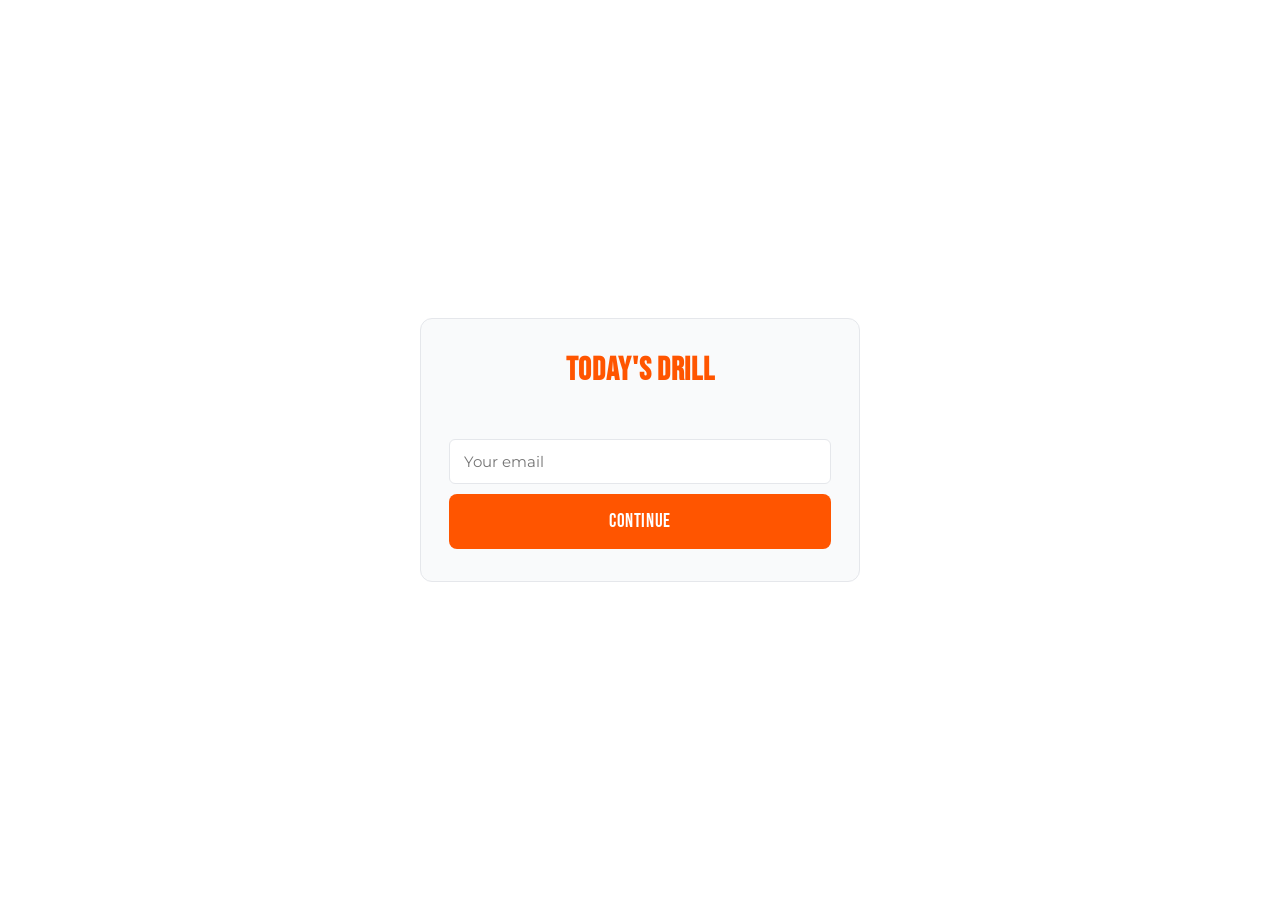
<file: drill.html>
<!DOCTYPE html>
<html lang="en">
<head>
  <meta charset="UTF-8" />
  <meta name="viewport" content="width=device-width, initial-scale=1.0" />
    <meta name="robots" content="noindex">
  <meta name="description" content="Your daily pitch-matching drill from Nando Vocal Coach — 30 seconds, keep your streak alive.">
  <title>Daily Drill | Nando Vocal Coach</title>

  <link href="https://fonts.googleapis.com/css2?family=Bebas+Neue&family=Montserrat:wght@400;500;700&display=swap" rel="stylesheet" />

  <style>
    :root {
      --bg: #fff; --text: #1F2937; --muted: #6B7280;
      --heading: #FF5500; --navy: #1B2A4A; --card-bg: #F9FAFB; --border: #E5E7EB;
    }
    @media (prefers-color-scheme: dark) {
      :root { --bg: #0D0D0D; --text: #F3F4F6; --muted: #9CA3AF; --card-bg: #1A1A1A; --border: #374151; }
    }
    * { margin: 0; padding: 0; box-sizing: border-box; }
    body {
      font-family: "Montserrat", sans-serif;
      background: var(--bg); color: var(--text);
      min-height: 100vh; display: flex; align-items: center; justify-content: center;
      padding: 24px;
    }
    .card {
      max-width: 440px; width: 100%; text-align: center;
      background: var(--card-bg); border: 1px solid var(--border);
      border-radius: 12px; padding: 32px 28px;
    }
    h1 {
      font-family: "Bebas Neue", sans-serif; font-size: 2rem;
      color: var(--heading); letter-spacing: 0.02em; margin-bottom: 6px;
    }
    .streak {
      font-size: 0.95rem; color: var(--muted); margin-bottom: 24px;
    }
    .streak strong { color: var(--heading); }
    .drill-btn {
      background: #FF5500; color: white; border: none; border-radius: 8px;
      padding: 16px 24px; font-family: "Bebas Neue", sans-serif; font-size: 1.2rem;
      letter-spacing: 0.03em; cursor: pointer; width: 100%;
    }
    .drill-btn:disabled { opacity: 0.6; cursor: default; }
    .status { margin-top: 16px; font-size: 0.9rem; color: var(--muted); min-height: 20px; }
    .result { display: none; margin-top: 20px; }
    .result-score { font-family: "Bebas Neue", sans-serif; font-size: 2.4rem; color: var(--heading); }
    .result-note { font-size: 0.85rem; color: var(--muted); margin-top: 4px; }
    .email-gate { margin-top: 16px; }
    .email-gate input {
      width: 100%; padding: 12px 14px; border-radius: 6px; border: 1px solid var(--border);
      font-family: "Montserrat", sans-serif; font-size: 0.95rem; margin-bottom: 10px;
      background: var(--bg); color: var(--text);
    }
  </style>
</head>
<body>

<div class="card">
  <h1>Today's Drill</h1>
  <div class="streak" id="streakDisplay">&nbsp;</div>

  <div id="emailGate" class="email-gate" style="display:none;">
    <input type="email" id="emailField" placeholder="Your email">
    <button class="drill-btn" id="emailContinueBtn">Continue</button>
  </div>

  <div id="drillArea" style="display:none;">
    <button class="drill-btn" id="startBtn">🎤 Start Drill</button>
    <div class="status" id="statusEl"></div>
    <div class="result" id="resultEl">
      <div class="result-score" id="resultScore"></div>
      <div class="result-note" id="resultNote"></div>
    </div>
  </div>
</div>

<script>
(function () {
  const API_BASE = (location.hostname === 'localhost' || location.hostname === '127.0.0.1')
    ? 'http://localhost:5055'
    : 'https://api.nandovocalcoach.com';
  const DETECT_PITCH_URL = `${API_BASE}/detect-pitch`;
  const DRILL_URL = `${API_BASE}/drill`;
  const STREAK_URL = `${API_BASE}/drill/streak`;

  // ── Identity: URL param (from the trial-invite email) wins, then
  // localStorage for repeat same-device visits, then ask once. ──
  const params = new URLSearchParams(location.search);
  let email = params.get('email') || localStorage.getItem('nvc_drill_email') || '';

  const emailGate = document.getElementById('emailGate');
  const emailField = document.getElementById('emailField');
  const drillArea = document.getElementById('drillArea');
  const streakDisplay = document.getElementById('streakDisplay');

  function showStreak(n) {
    streakDisplay.innerHTML = n > 0
      ? `<strong>${n}-day streak</strong> — keep it going`
      : `Your first drill today — let's start a streak`;
  }

  async function loadStreak() {
    if (!email) return;
    try {
      const resp = await fetch(`${STREAK_URL}?email=${encodeURIComponent(email)}`);
      if (resp.ok) {
        const data = await resp.json();
        showStreak(data.streak || 0);
      }
    } catch (err) { /* non-critical, just skip the greeting */ }
  }

  function init() {
    if (email) {
      localStorage.setItem('nvc_drill_email', email);
      drillArea.style.display = 'block';
      loadStreak();
    } else {
      emailGate.style.display = 'block';
    }
  }

  document.getElementById('emailContinueBtn').addEventListener('click', () => {
    const v = emailField.value.trim();
    if (!v) return;
    email = v;
    localStorage.setItem('nvc_drill_email', email);
    emailGate.style.display = 'none';
    drillArea.style.display = 'block';
    loadStreak();
  });

  // ── Same pitch-match mechanism as vocal-analysis.html step 1: measured root
  // (not asked) via a short speech sample, then a 4-note triad, call and
  // response, timing constants matched to build_guide_track()'s defaults. ──
  const TRIAD_SEMITONES = [0, 4, 7, 12];
  const TONE_SEC = 1.5, PRE_PAUSE_SEC = 0.3, BEEP_HZ = 880, BEEP_SEC = 0.15,
        SING_SEC = 2.5, POST_PAUSE_SEC = 0.5, LEAD_IN_SEC = 0.3, SPEECH_CHECK_SEC = 3;
  const DEFAULT_ROOT_HZ = 220.0;

  let micStream = null;
  async function getMicStream() {
    if (micStream) return micStream;
    micStream = await navigator.mediaDevices.getUserMedia({ audio: true });
    return micStream;
  }

  function pickMimeType() {
    return (window.MediaRecorder && MediaRecorder.isTypeSupported('audio/webm;codecs=opus'))
      ? 'audio/webm;codecs=opus' : '';
  }

  function buildTriadHz(rootHz) {
    return TRIAD_SEMITONES.map((s) => rootHz * Math.pow(2, s / 12));
  }

  function scheduleTone(ctx, hz, durationSec, startTime) {
    const osc = ctx.createOscillator();
    const gain = ctx.createGain();
    osc.type = 'sine';
    osc.frequency.value = hz;
    osc.connect(gain);
    gain.connect(ctx.destination);
    const fade = 0.02;
    gain.gain.setValueAtTime(0, startTime);
    gain.gain.linearRampToValueAtTime(0.5, startTime + fade);
    gain.gain.setValueAtTime(0.5, startTime + durationSec - fade);
    gain.gain.linearRampToValueAtTime(0, startTime + durationSec);
    osc.start(startTime);
    osc.stop(startTime + durationSec);
  }

  function recordFixedClip(stream, durationSec) {
    return new Promise((resolve) => {
      const mimeType = pickMimeType();
      const recorder = new MediaRecorder(stream, mimeType ? { mimeType } : undefined);
      const chunks = [];
      recorder.ondataavailable = (e) => { if (e.data.size > 0) chunks.push(e.data); };
      recorder.onstop = () => resolve(new Blob(chunks, { type: mimeType || 'audio/webm' }));
      recorder.start();
      setTimeout(() => recorder.stop(), durationSec * 1000);
    });
  }

  async function detectRootHz(speechBlob) {
    try {
      const formData = new FormData();
      formData.append('speech', speechBlob, 'speech.webm');
      const resp = await fetch(DETECT_PITCH_URL, { method: 'POST', body: formData });
      if (!resp.ok) throw new Error(`detect-pitch responded ${resp.status}`);
      const data = await resp.json();
      return data.root_hz || DEFAULT_ROOT_HZ;
    } catch (err) {
      return DEFAULT_ROOT_HZ;
    }
  }

  const startBtn  = document.getElementById('startBtn');
  const statusEl  = document.getElementById('statusEl');
  const resultEl  = document.getElementById('resultEl');
  const resultScore = document.getElementById('resultScore');
  const resultNote  = document.getElementById('resultNote');

  async function runDrill() {
    startBtn.disabled = true;
    resultEl.style.display = 'none';

    const ctx = new (window.AudioContext || window.webkitAudioContext)();

    statusEl.textContent = 'Requesting microphone…';
    let stream;
    try {
      stream = await getMicStream();
    } catch (err) {
      statusEl.textContent = "Couldn't access your microphone — check browser permissions.";
      startBtn.disabled = false;
      return;
    }
    if (ctx.state === 'suspended') await ctx.resume();

    statusEl.textContent = "Say a sentence naturally…";
    await new Promise((resolve) => setTimeout(resolve, 600));
    statusEl.textContent = `Recording… (${SPEECH_CHECK_SEC}s)`;
    const speechBlob = await recordFixedClip(stream, SPEECH_CHECK_SEC);

    statusEl.textContent = 'Getting your range…';
    const rootHz = await detectRootHz(speechBlob);

    statusEl.textContent = 'Starting…';
    await new Promise((resolve) => setTimeout(resolve, 700));

    const NOTES = buildTriadHz(rootHz);
    const mimeType = pickMimeType();
    const recorder = new MediaRecorder(stream, mimeType ? { mimeType } : undefined);
    const chunks = [];
    recorder.ondataavailable = (e) => { if (e.data.size > 0) chunks.push(e.data); };
    const stopped = new Promise((resolve) => { recorder.onstop = resolve; });

    recorder.start();
    let t = ctx.currentTime + LEAD_IN_SEC;
    let statusCursorSec = LEAD_IN_SEC;

    NOTES.forEach((hz, i) => {
      scheduleTone(ctx, hz, TONE_SEC, t);
      setTimeout(() => { statusEl.textContent = `Note ${i + 1}/${NOTES.length} — listen…`; }, statusCursorSec * 1000);
      t += TONE_SEC + PRE_PAUSE_SEC;
      statusCursorSec += TONE_SEC + PRE_PAUSE_SEC;

      scheduleTone(ctx, BEEP_HZ, BEEP_SEC, t);
      t += BEEP_SEC;
      statusCursorSec += BEEP_SEC;

      setTimeout(() => { statusEl.textContent = `Note ${i + 1}/${NOTES.length} — sing now!`; }, statusCursorSec * 1000);
      t += SING_SEC;
      statusCursorSec += SING_SEC;

      t += POST_PAUSE_SEC;
      statusCursorSec += POST_PAUSE_SEC;
    });

    const totalMs = statusCursorSec * 1000;
    setTimeout(() => { recorder.stop(); }, totalMs + 300);
    await stopped;

    const blob = new Blob(chunks, { type: mimeType || 'audio/webm' });
    statusEl.textContent = 'Scoring…';

    const formData = new FormData();
    formData.append('email', email);
    formData.append('pitch_root_hz', String(rootHz));
    formData.append('pitch', blob, 'pitch.webm');

    try {
      const resp = await fetch(DRILL_URL, { method: 'POST', body: formData });
      const data = await resp.json();
      if (!resp.ok) throw new Error(data.error || 'scoring failed');

      statusEl.textContent = '';
      resultScore.textContent = `${data.on_pitch}/${data.total_notes} on pitch`;
      resultNote.textContent = data.streak > 0
        ? `${data.streak}-day streak — see you tomorrow`
        : `Streak started — come back tomorrow`;
      resultEl.style.display = 'block';
      showStreak(data.streak || 0);
      startBtn.textContent = '🔁 Do It Again';
    } catch (err) {
      statusEl.textContent = "Something went wrong scoring that — try again?";
    }

    startBtn.disabled = false;
  }

  startBtn.addEventListener('click', runDrill);
  init();
})();
</script>

</body>
</html>
</file>
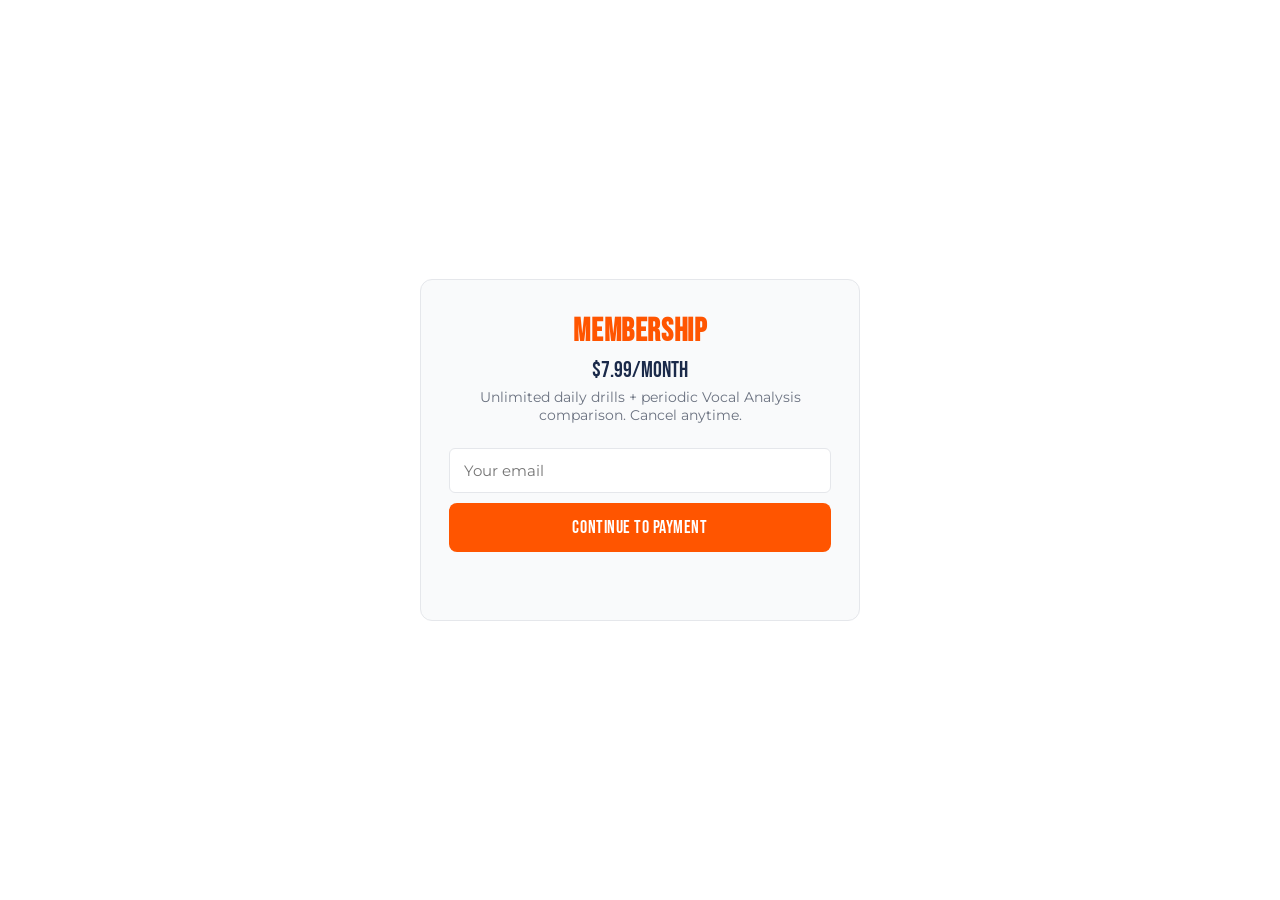
<file: membership.html>
<!DOCTYPE html>
<html lang="en">
<head>
  <meta charset="UTF-8" />
  <meta name="viewport" content="width=device-width, initial-scale=1.0" />
    <meta name="robots" content="noindex">
  <meta name="description" content="Nando Vocal Coach Membership — $7.99/month, unlimited daily drills plus periodic Vocal Analysis comparison.">
  <title>Membership | Nando Vocal Coach</title>

  <link href="https://fonts.googleapis.com/css2?family=Bebas+Neue&family=Montserrat:wght@400;500;700&display=swap" rel="stylesheet" />

  <style>
    :root {
      --bg: #fff; --text: #1F2937; --muted: #6B7280;
      --heading: #FF5500; --navy: #1B2A4A; --card-bg: #F9FAFB; --border: #E5E7EB;
    }
    @media (prefers-color-scheme: dark) {
      :root { --bg: #0D0D0D; --text: #F3F4F6; --muted: #9CA3AF; --card-bg: #1A1A1A; --border: #374151; }
    }
    * { margin: 0; padding: 0; box-sizing: border-box; }
    body {
      font-family: "Montserrat", sans-serif;
      background: var(--bg); color: var(--text);
      min-height: 100vh; display: flex; align-items: center; justify-content: center;
      padding: 24px;
    }
    .card {
      max-width: 440px; width: 100%; text-align: center;
      background: var(--card-bg); border: 1px solid var(--border);
      border-radius: 12px; padding: 32px 28px;
    }
    h1 {
      font-family: "Bebas Neue", sans-serif; font-size: 2rem;
      color: var(--heading); letter-spacing: 0.02em; margin-bottom: 6px;
    }
    .price {
      font-family: "Bebas Neue", sans-serif; font-size: 1.4rem; color: var(--navy);
      margin-bottom: 4px;
    }
    @media (prefers-color-scheme: dark) { .price { color: var(--text); } }
    .subtitle { font-size: 0.9rem; color: var(--muted); margin-bottom: 24px; }
    .email-gate input {
      width: 100%; padding: 12px 14px; border-radius: 6px; border: 1px solid var(--border);
      font-family: "Montserrat", sans-serif; font-size: 0.95rem; margin-bottom: 10px;
      background: var(--bg); color: var(--text);
    }
    .continue-btn {
      background: #FF5500; color: white; border: none; border-radius: 8px;
      padding: 14px 24px; font-family: "Bebas Neue", sans-serif; font-size: 1.1rem;
      letter-spacing: 0.03em; cursor: pointer; width: 100%;
    }
    #paypal-button-container { margin-top: 16px; }
    .status { margin-top: 16px; font-size: 0.9rem; color: var(--muted); min-height: 20px; }
    .success { color: #166534; font-weight: bold; }
  </style>
</head>
<body>

<div class="card">
  <h1>Membership</h1>
  <div class="price">$7.99/month</div>
  <div class="subtitle">Unlimited daily drills + periodic Vocal Analysis comparison. Cancel anytime.</div>

  <div id="emailGate" class="email-gate">
    <input type="email" id="emailField" placeholder="Your email">
    <button class="continue-btn" id="continueBtn">Continue to Payment</button>
  </div>

  <div id="paypal-button-container" style="display:none;"></div>
  <div class="status" id="statusEl"></div>
</div>

<script src="https://www.paypal.com/sdk/js?client-id=ASTfpw4WOyzyx81UNAERhy5lwIXrmLQqCUw_Cpfq-oMx-Xu3D6hcig9oHkS7PuOQ0vDkwWxFCy3z7wg-&vault=true&intent=subscription"></script>
<script>
(function () {
  const API_BASE = (location.hostname === 'localhost' || location.hostname === '127.0.0.1')
    ? 'http://localhost:5055'
    : 'https://api.nandovocalcoach.com';
  const PLAN_ID = 'P-2BR056670L949532TNJXJB4Y';

  const params = new URLSearchParams(location.search);
  let email = params.get('email') || localStorage.getItem('nvc_drill_email') || '';

  const emailGate = document.getElementById('emailGate');
  const emailField = document.getElementById('emailField');
  const buttonContainer = document.getElementById('paypal-button-container');
  const statusEl = document.getElementById('statusEl');

  function showButton() {
    emailGate.style.display = 'none';
    buttonContainer.style.display = 'block';

    paypal.Buttons({
      createSubscription: function (data, actions) {
        return actions.subscription.create({ plan_id: PLAN_ID });
      },
      onApprove: function (data) {
        statusEl.textContent = 'Confirming…';
        const formData = new FormData();
        formData.append('email', email);
        formData.append('subscription_id', data.subscriptionID);

        fetch(`${API_BASE}/membership/activate`, { method: 'POST', body: formData })
          .then((resp) => resp.json())
          .then((result) => {
            if (result.status === 'active') {
              statusEl.innerHTML = '<span class="success">You\'re in! Membership active.</span>';
            } else {
              statusEl.textContent = `Status: ${result.status}. Contact nando@nandovocalcoach.com if this seems wrong.`;
            }
          })
          .catch(() => {
            statusEl.textContent = "Payment went through but confirming it failed — contact nando@nandovocalcoach.com.";
          });
      },
      onError: function (err) {
        statusEl.textContent = "Something went wrong — try again?";
      },
    }).render('#paypal-button-container');
  }

  if (email) {
    localStorage.setItem('nvc_drill_email', email);
    showButton();
  } else {
    document.getElementById('continueBtn').addEventListener('click', () => {
      const v = emailField.value.trim();
      if (!v) return;
      email = v;
      localStorage.setItem('nvc_drill_email', email);
      showButton();
    });
  }
})();
</script>

</body>
</html>
</file>
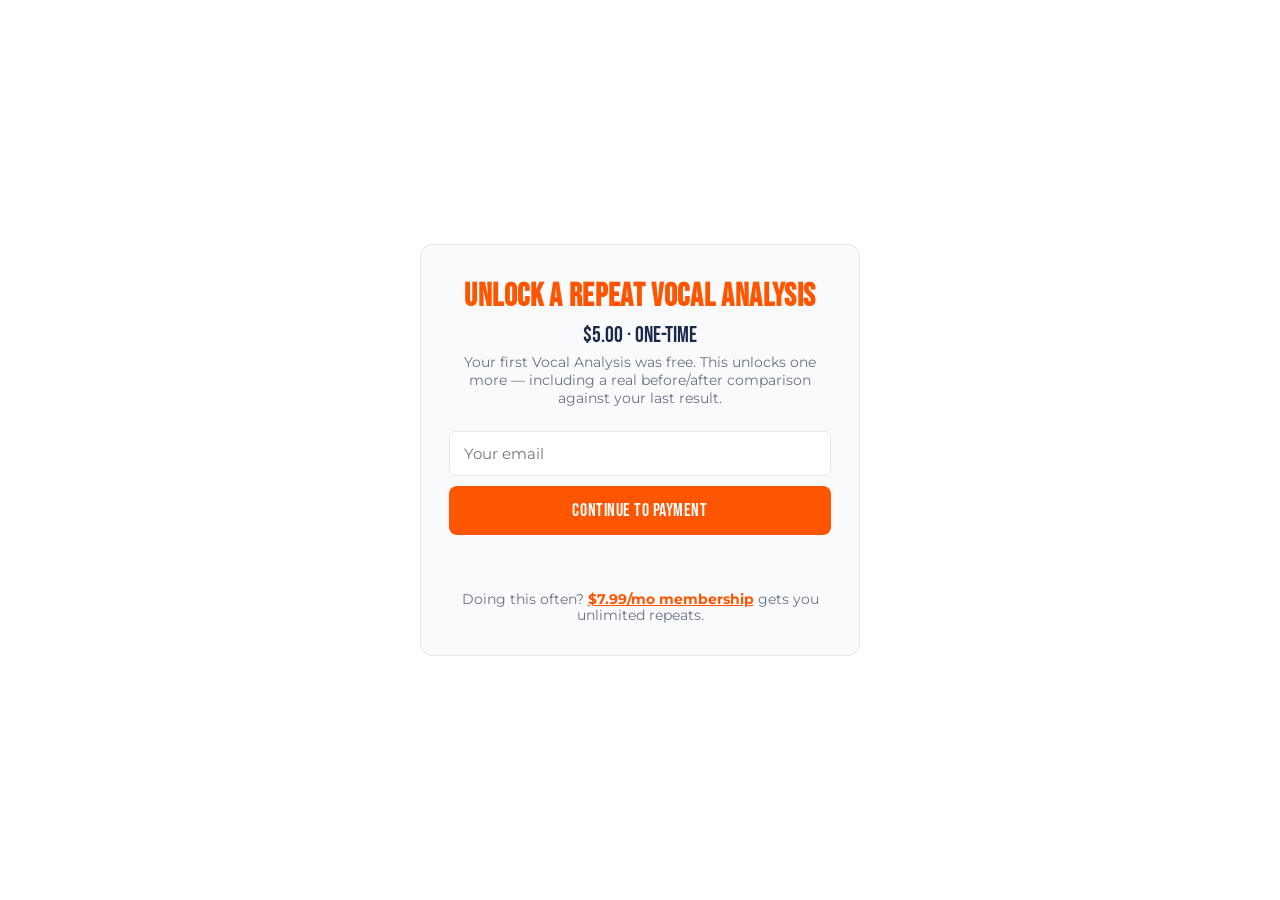
<file: repeat-pay.html>
<!DOCTYPE html>
<html lang="en">
<head>
  <meta charset="UTF-8" />
  <meta name="viewport" content="width=device-width, initial-scale=1.0" />
    <meta name="robots" content="noindex">
  <meta name="description" content="Unlock a repeat Vocal Analysis — $5, one-time.">
  <title>Unlock a Repeat Vocal Analysis | Nando Vocal Coach</title>

  <link href="https://fonts.googleapis.com/css2?family=Bebas+Neue&family=Montserrat:wght@400;500;700&display=swap" rel="stylesheet" />

  <style>
    :root {
      --bg: #fff; --text: #1F2937; --muted: #6B7280;
      --heading: #FF5500; --navy: #1B2A4A; --card-bg: #F9FAFB; --border: #E5E7EB;
    }
    @media (prefers-color-scheme: dark) {
      :root { --bg: #0D0D0D; --text: #F3F4F6; --muted: #9CA3AF; --card-bg: #1A1A1A; --border: #374151; }
    }
    * { margin: 0; padding: 0; box-sizing: border-box; }
    body {
      font-family: "Montserrat", sans-serif;
      background: var(--bg); color: var(--text);
      min-height: 100vh; display: flex; align-items: center; justify-content: center;
      padding: 24px;
    }
    .card {
      max-width: 440px; width: 100%; text-align: center;
      background: var(--card-bg); border: 1px solid var(--border);
      border-radius: 12px; padding: 32px 28px;
    }
    h1 {
      font-family: "Bebas Neue", sans-serif; font-size: 2rem;
      color: var(--heading); letter-spacing: 0.02em; margin-bottom: 6px;
    }
    .price {
      font-family: "Bebas Neue", sans-serif; font-size: 1.4rem; color: var(--navy);
      margin-bottom: 4px;
    }
    @media (prefers-color-scheme: dark) { .price { color: var(--text); } }
    .subtitle { font-size: 0.9rem; color: var(--muted); margin-bottom: 24px; }
    .membership-note { font-size: 0.85rem; color: var(--muted); margin-top: 20px; }
    .membership-note a { color: #FF5500; font-weight: bold; }
    .email-gate input {
      width: 100%; padding: 12px 14px; border-radius: 6px; border: 1px solid var(--border);
      font-family: "Montserrat", sans-serif; font-size: 0.95rem; margin-bottom: 10px;
      background: var(--bg); color: var(--text);
    }
    .continue-btn {
      background: #FF5500; color: white; border: none; border-radius: 8px;
      padding: 14px 24px; font-family: "Bebas Neue", sans-serif; font-size: 1.1rem;
      letter-spacing: 0.03em; cursor: pointer; width: 100%;
    }
    #paypal-button-container { margin-top: 16px; }
    .status { margin-top: 16px; font-size: 0.9rem; color: var(--muted); min-height: 20px; }
    .success { color: #166534; font-weight: bold; }
  </style>
</head>
<body>

<div class="card">
  <h1>Unlock a Repeat Vocal Analysis</h1>
  <div class="price">$5.00 · one-time</div>
  <div class="subtitle">Your first Vocal Analysis was free. This unlocks one more — including a real before/after comparison against your last result.</div>

  <div id="emailGate" class="email-gate">
    <input type="email" id="emailField" placeholder="Your email">
    <button class="continue-btn" id="continueBtn">Continue to Payment</button>
  </div>

  <div id="paypal-button-container" style="display:none;"></div>
  <div class="status" id="statusEl"></div>

  <div class="membership-note">Doing this often? <a href="/membership.html">$7.99/mo membership</a> gets you unlimited repeats.</div>
</div>

<script src="https://www.paypal.com/sdk/js?client-id=ASTfpw4WOyzyx81UNAERhy5lwIXrmLQqCUw_Cpfq-oMx-Xu3D6hcig9oHkS7PuOQ0vDkwWxFCy3z7wg-&currency=USD"></script>
<script>
(function () {
  const API_BASE = (location.hostname === 'localhost' || location.hostname === '127.0.0.1')
    ? 'http://localhost:5055'
    : 'https://api.nandovocalcoach.com';

  const params = new URLSearchParams(location.search);
  let email = params.get('email') || localStorage.getItem('nvc_drill_email') || '';

  const emailGate = document.getElementById('emailGate');
  const emailField = document.getElementById('emailField');
  const buttonContainer = document.getElementById('paypal-button-container');
  const statusEl = document.getElementById('statusEl');

  function showButton() {
    emailGate.style.display = 'none';
    buttonContainer.style.display = 'block';

    paypal.Buttons({
      createOrder: function (data, actions) {
        return actions.order.create({
          purchase_units: [{
            description: 'Repeat Vocal Analysis unlock',
            amount: { value: '5.00', currency_code: 'USD' },
          }],
        });
      },
      onApprove: function (data) {
        statusEl.textContent = 'Confirming…';
        const formData = new FormData();
        formData.append('email', email);
        formData.append('order_id', data.orderID);

        fetch(`${API_BASE}/repeat-test/pay`, { method: 'POST', body: formData })
          .then((resp) => resp.json())
          .then((result) => {
            if (result.status === 'completed') {
              statusEl.innerHTML = '<span class="success">Unlocked! Go redo your Vocal Analysis whenever you\'re ready.</span>';
            } else {
              statusEl.textContent = `Status: ${result.status}. Contact nando@nandovocalcoach.com if this seems wrong.`;
            }
          })
          .catch(() => {
            statusEl.textContent = "Payment went through but confirming it failed — contact nando@nandovocalcoach.com.";
          });
      },
      onError: function (err) {
        statusEl.textContent = "Something went wrong — try again?";
      },
    }).render('#paypal-button-container');
  }

  if (email) {
    localStorage.setItem('nvc_drill_email', email);
    showButton();
  } else {
    document.getElementById('continueBtn').addEventListener('click', () => {
      const v = emailField.value.trim();
      if (!v) return;
      email = v;
      localStorage.setItem('nvc_drill_email', email);
      showButton();
    });
  }
})();
</script>

</body>
</html>
</file>
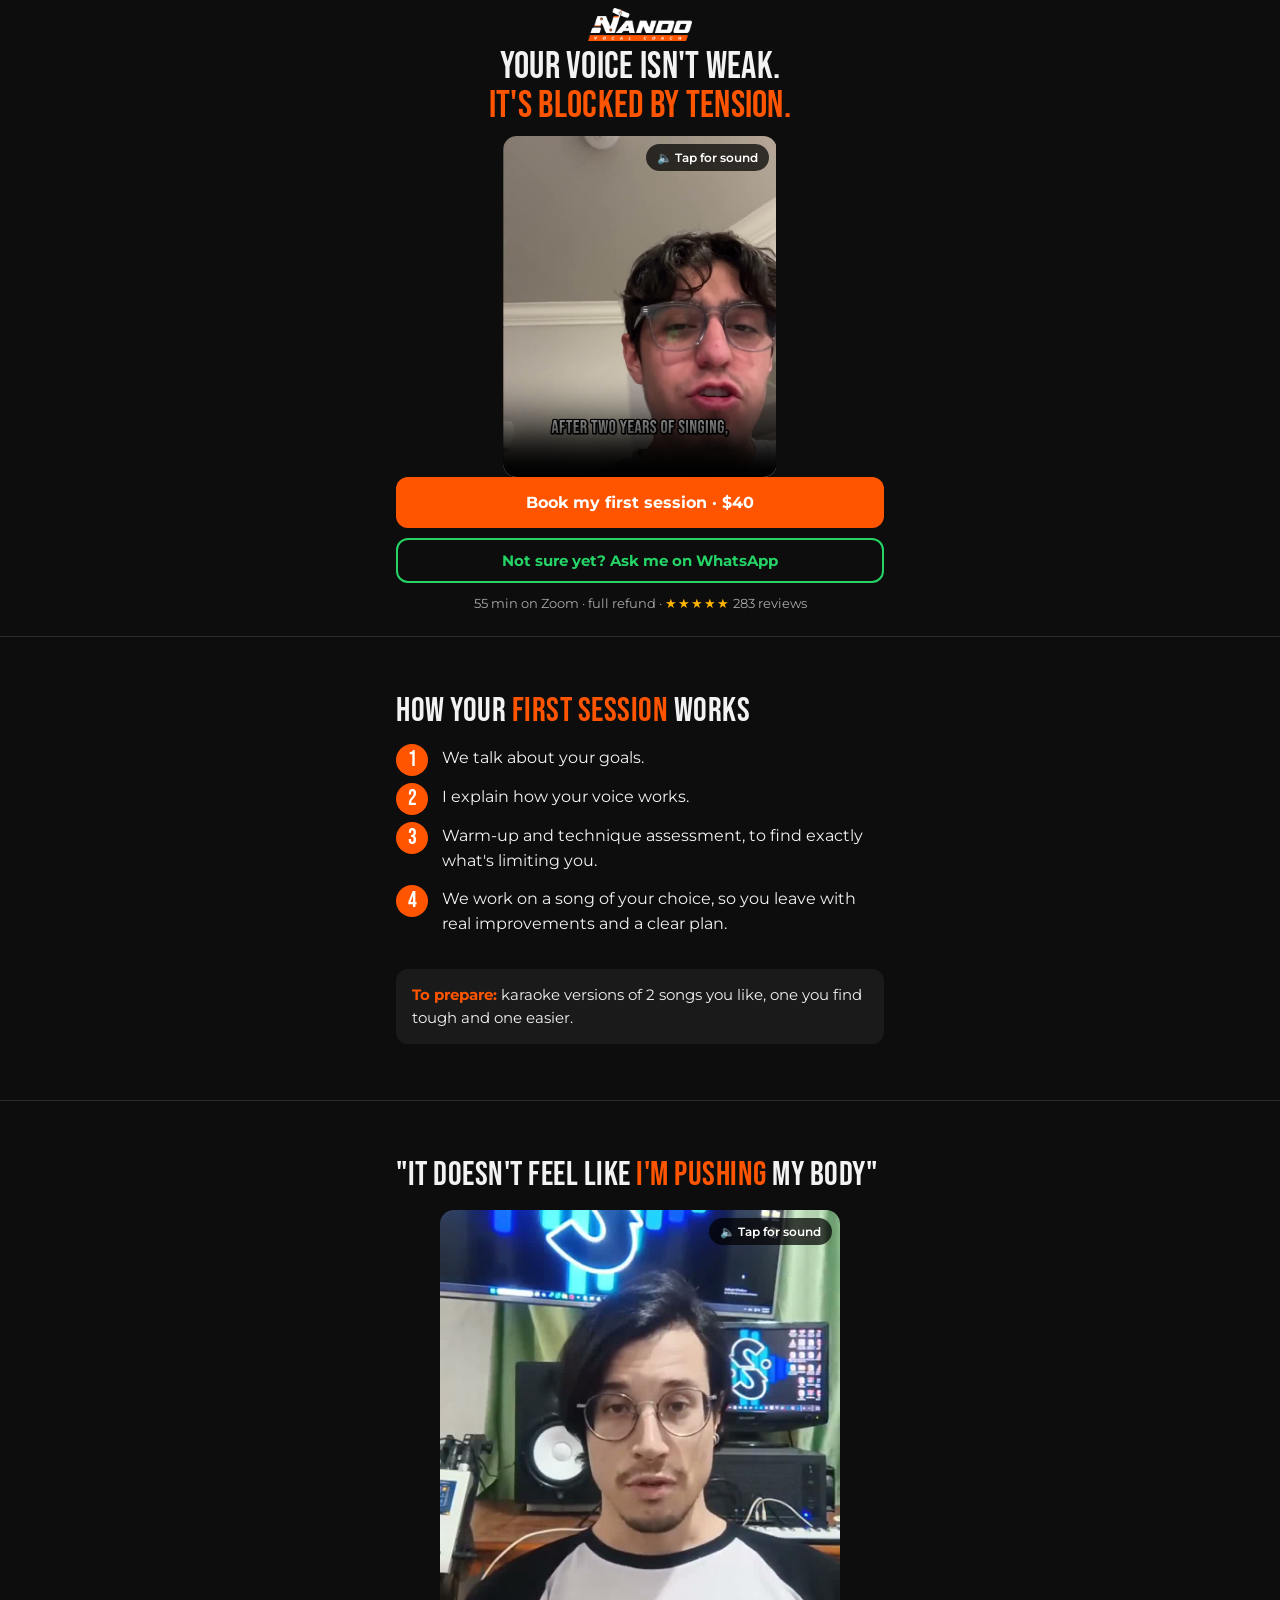
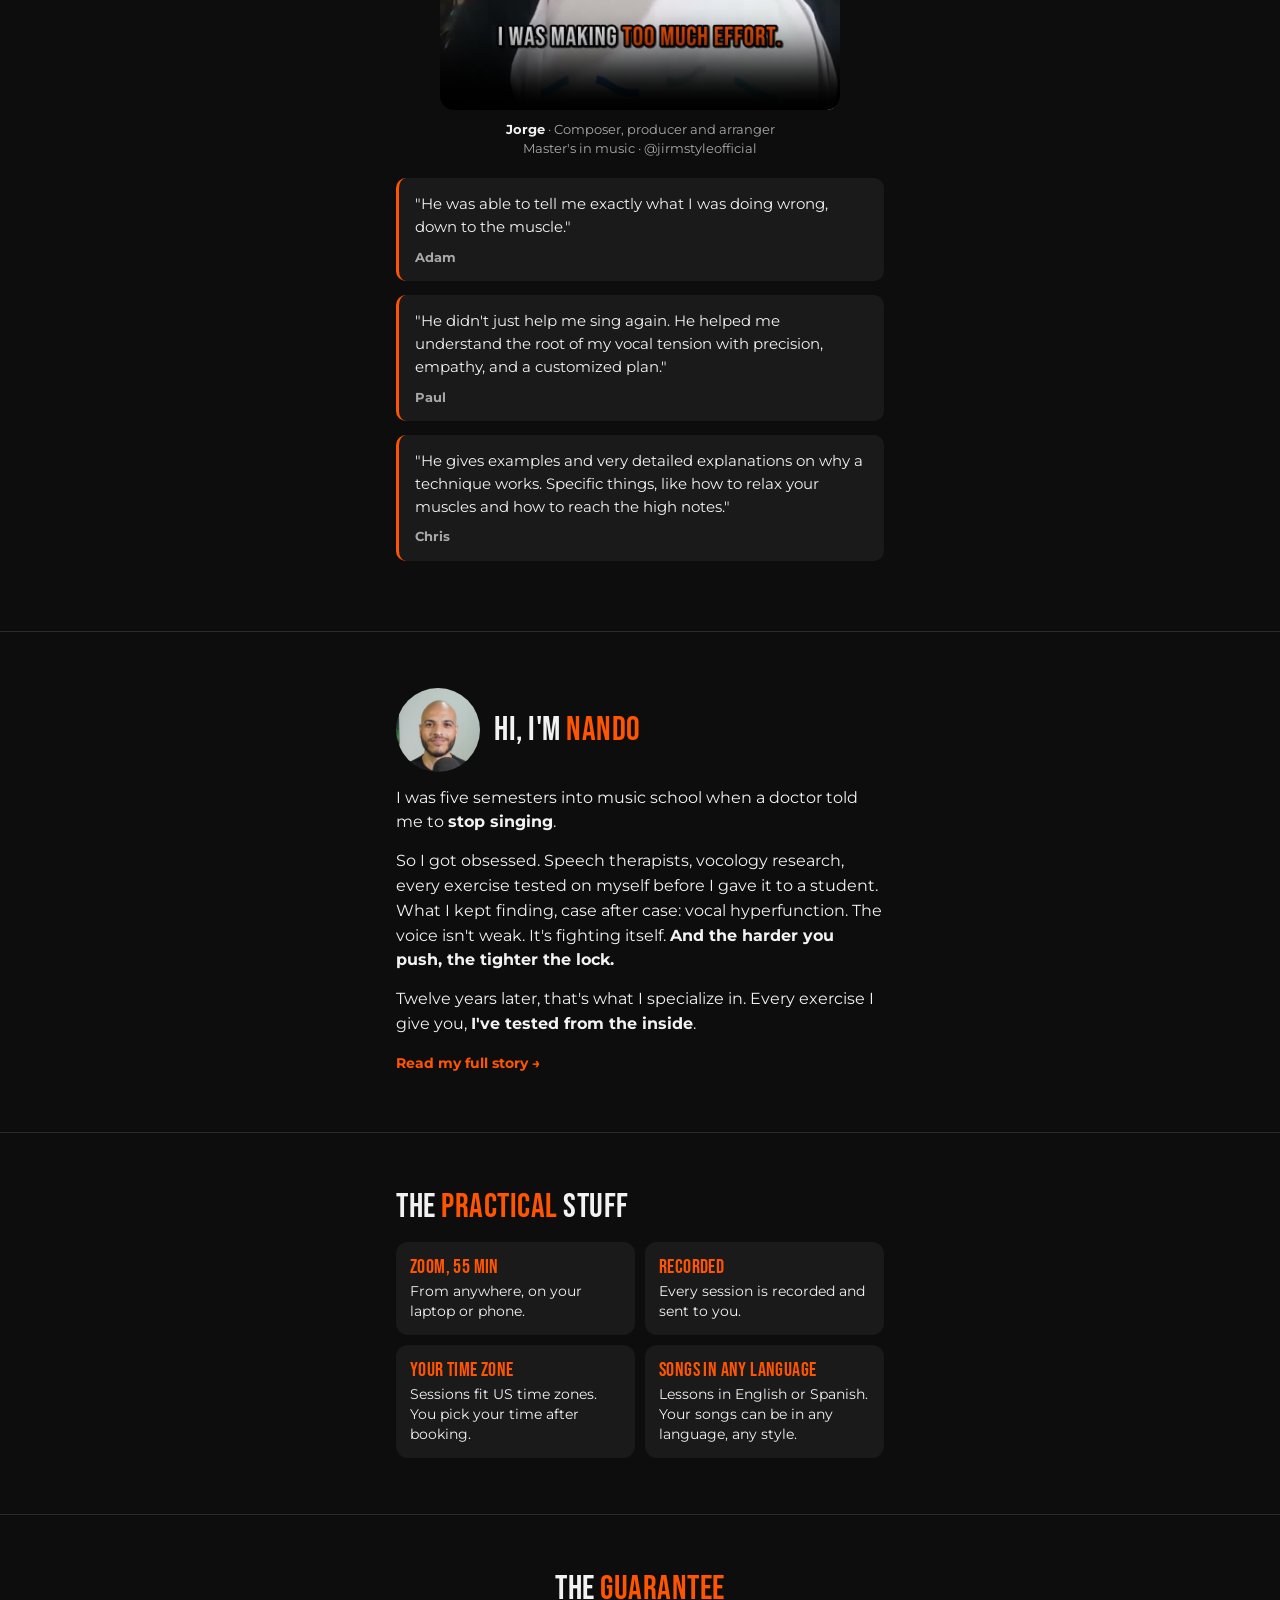
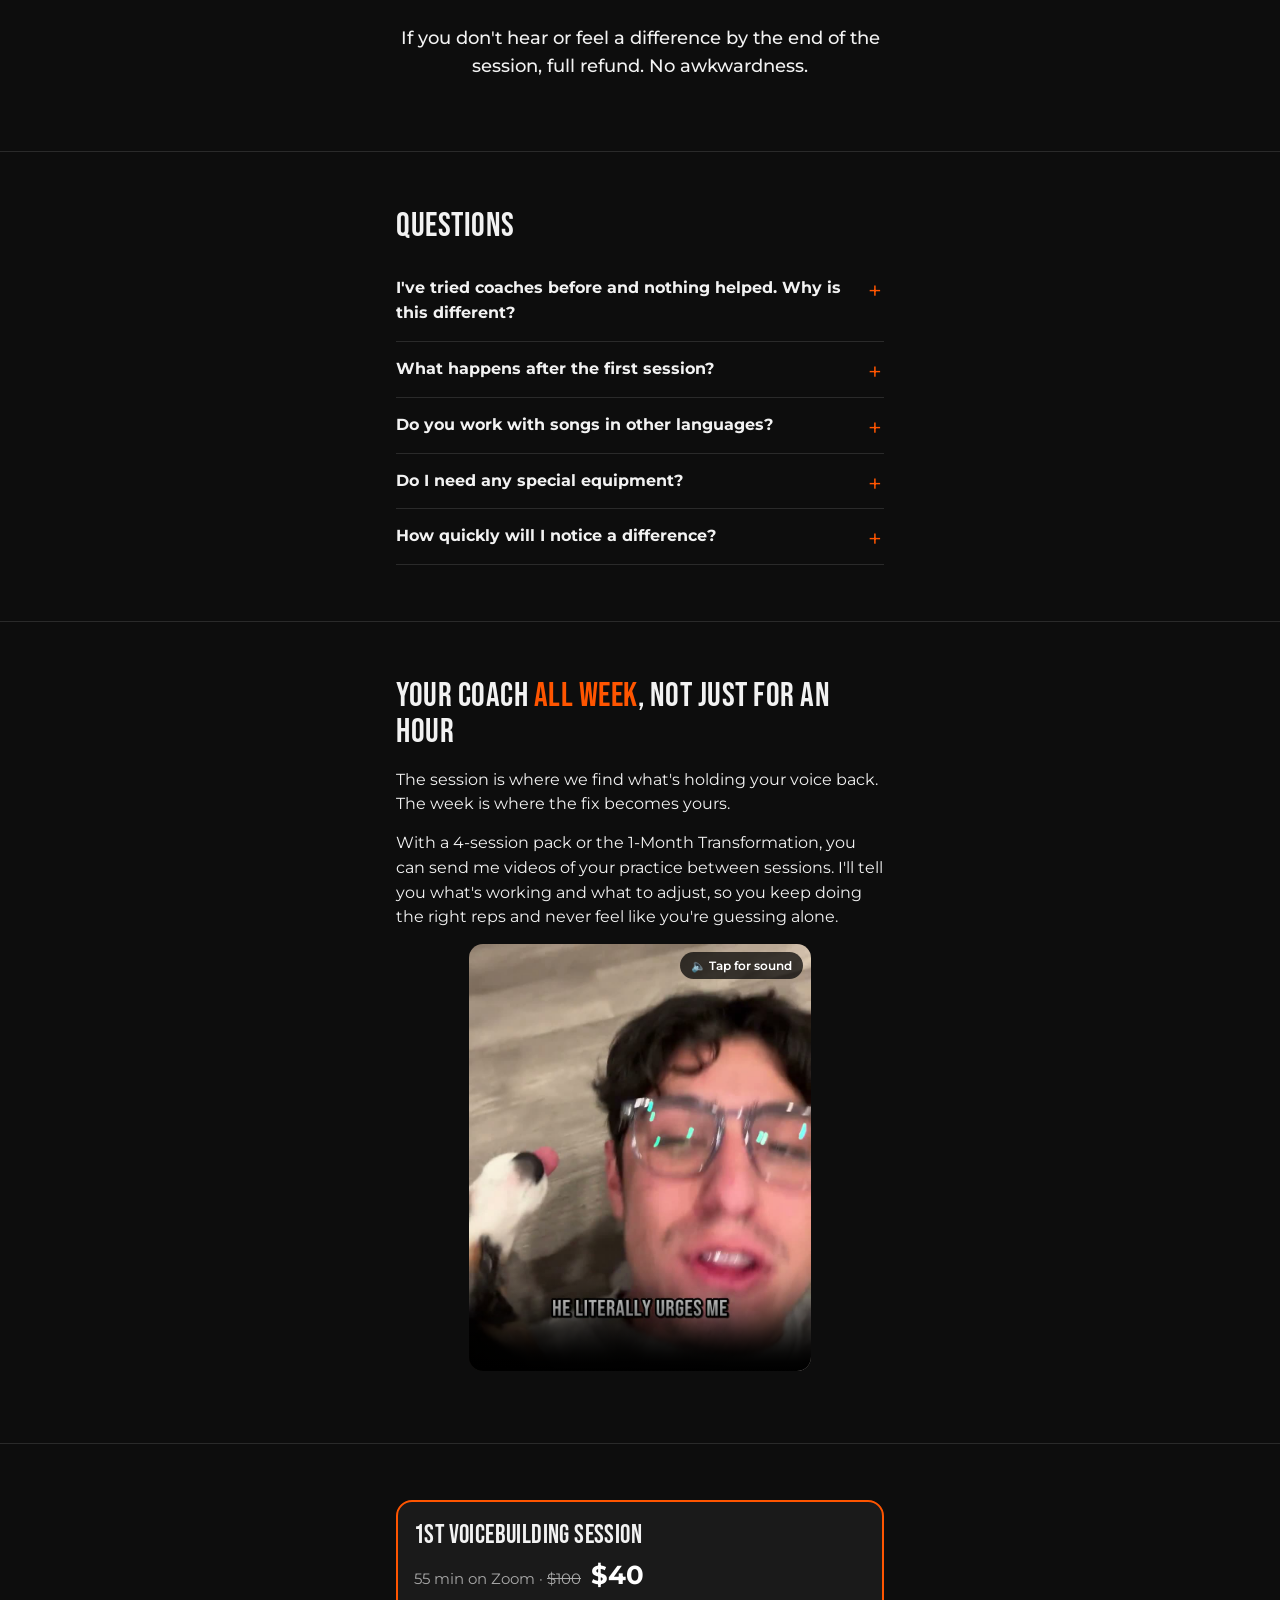
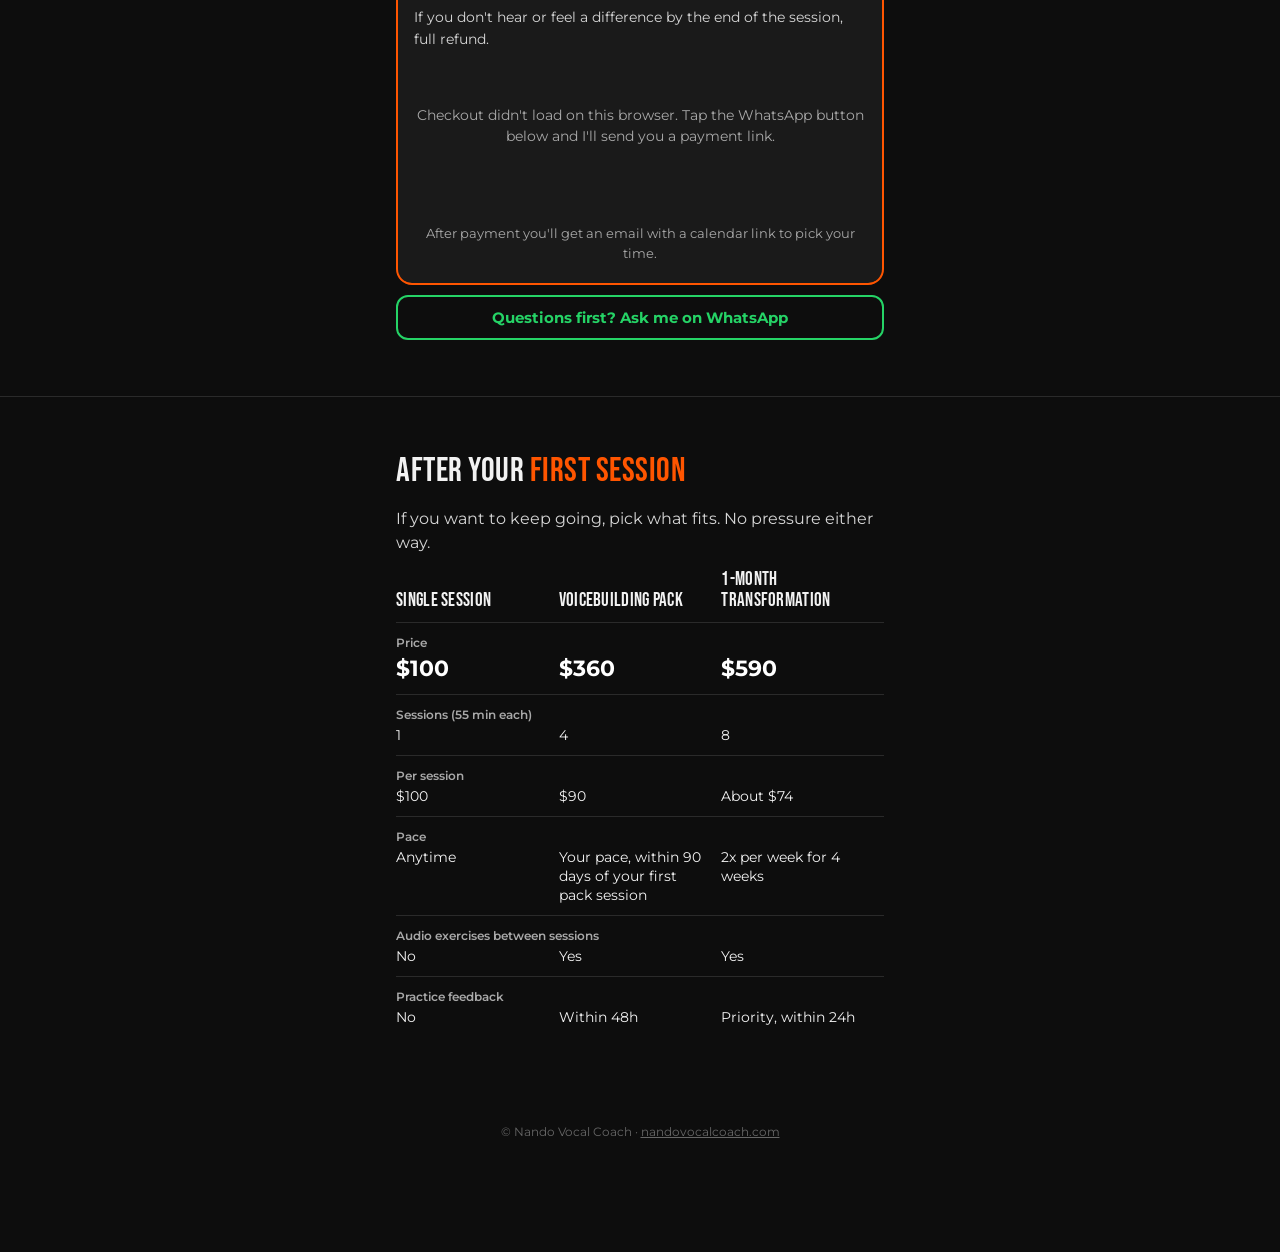
<file: tension.html>
<!DOCTYPE html>
<html lang="en">
<head>
    <meta charset="UTF-8" />
    <meta name="viewport" content="width=device-width, initial-scale=1.0, viewport-fit=cover" />

    <!-- Meta Pixel -->
    <script>
    !function(f,b,e,v,n,t,s)
    {if(f.fbq)return;n=f.fbq=function(){n.callMethod?
    n.callMethod.apply(n,arguments):n.queue.push(arguments)};
    if(!f._fbq)f._fbq=n;n.push=n;n.loaded=!0;n.version='2.0';
    n.queue=[];t=b.createElement(e);t.async=!0;
    t.src=v;s=b.getElementsByTagName(e)[0];
    s.parentNode.insertBefore(t,s)}(window, document,'script',
    'https://connect.facebook.net/en_US/fbevents.js');
    fbq('init', '1823893192119219');
    fbq('track', 'PageView');
    </script>
    <noscript><img height="1" width="1" style="display:none"
    src="https://www.facebook.com/tr?id=1823893192119219&ev=PageView&noscript=1"
    /></noscript>

    <title>Your voice isn't weak | Nando Vocal Coach</title>
    <meta name="description" content="Online vocal coaching for singers held back by tension. First session $40 on Zoom, full refund if you don't hear or feel a difference.">
    <meta name="robots" content="noindex">
    <link rel="icon" type="image/png" href="/favicon.png">
    <meta property="og:title" content="Your voice isn't weak. It's blocked by tension.">
    <meta property="og:image" content="https://nandovocalcoach.com/Media/landing/adam-tension-poster.jpg">
    <link rel="preconnect" href="https://fonts.gstatic.com" crossorigin>
    <link href="https://fonts.googleapis.com/css2?family=Bebas+Neue&family=Montserrat:wght@400;500;600;700&display=swap" rel="stylesheet" />
    <link rel="stylesheet" href="landing.css?v=5" />
    <script src="clarity.js" defer></script>
</head>
<body data-page="tension">

<!-- 1. First screen -->
<header class="hero">
  <div class="wrap">
    <img class="logo" src="Media/landing/logo.png" alt="Nando Vocal Coach" width="128" height="40">
    <h1><span>Your voice isn't weak.</span><span><em>It's blocked by tension.</em></span></h1>
    <div class="video-box">
      <video class="hero-video" src="Media/landing/adam-tension.mp4" poster="Media/landing/adam-tension-poster.jpg"
             preload="metadata" muted playsinline loop></video>
      <button class="sound-btn" type="button">&#128264; Tap for sound</button>
    </div>
    <a class="btn btn-main js-book" href="#book">Book my first session · $40</a>
    <a class="btn btn-wa js-wa" href="https://wa.me/573008630815" data-wa-text="Hi Nando! I saw your ad about vocal tension and I have a question.">Not sure yet? Ask me on WhatsApp</a>
    <p class="fine">55 min on Zoom · full refund · <span class="stars">★★★★★</span> 283 reviews</p>
  </div>
</header>

<!-- 2. How the first session works -->
<section>
  <div class="wrap">
    <h2>How your <em>first session</em> works</h2>
    <ol class="steps">
      <li>We talk about your goals.</li>
      <li>I explain how your voice works.</li>
      <li>Warm-up and technique assessment, to find exactly what's limiting you.</li>
      <li>We work on a song of your choice, so you leave with real improvements and a clear plan.</li>
    </ol>
    <div class="box"><strong>To prepare:</strong> karaoke versions of 2 songs you like, one you find tough and one easier.</div>
  </div>
</section>

<!-- 3. Proof -->
<section class="proof">
  <div class="wrap">
    <h2>"It doesn't feel like <em>I'm pushing</em> my body"</h2>
    <div class="video-box">
      <video class="js-lazy" src="Media/landing/jorge-tension.mp4" poster="Media/landing/jorge-tension-poster.jpg"
             preload="none" muted playsinline></video>
      <button class="sound-btn" type="button">&#128264; Tap for sound</button>
    </div>
    <p class="who"><b>Jorge</b> · Composer, producer and arranger<span>Master's in music · @jirmstyleofficial</span></p>
    <blockquote>"He was able to tell me exactly what I was doing wrong, down to the muscle."<cite>Adam</cite></blockquote>
    <blockquote>"He didn't just help me sing again. He helped me understand the root of my vocal tension with precision, empathy, and a customized plan."<cite>Paul</cite></blockquote>
    <blockquote>"He gives examples and very detailed explanations on why a technique works. Specific things, like how to relax your muscles and how to reach the high notes."<cite>Chris</cite></blockquote>
  </div>
</section>

<!-- 4. Who is Nando -->
<section>
  <div class="wrap">
    <div class="about-head">
      <img src="Media/landing/nando.jpg" alt="Nando" width="84" height="84" loading="lazy">
      <h2>Hi, I'm <em>Nando</em></h2>
    </div>
    <p>I was five semesters into music school when a doctor told me to <strong>stop singing</strong>.</p>
    <p>So I got obsessed. Speech therapists, vocology research, every exercise tested on myself before I gave it to a student. What I kept finding, case after case: vocal hyperfunction. The voice isn't weak. It's fighting itself. <strong>And the harder you push, the tighter the lock.</strong></p>
    <p>Twelve years later, that's what I specialize in. Every exercise I give you, <strong>I've tested from the inside</strong>.</p>
    <a class="more" href="/#about">Read my full story &rarr;</a>
  </div>
</section>

<!-- 5. Practical -->
<section>
  <div class="wrap">
    <h2>The <em>practical</em> stuff</h2>
    <div class="cards">
      <div><b>Zoom, 55 min</b>From anywhere, on your laptop or phone.</div>
      <div><b>Recorded</b>Every session is recorded and sent to you.</div>
      <div><b>Your time zone</b>Sessions fit US time zones. You pick your time after booking.</div>
      <div><b>Songs in any language</b>Lessons in English or Spanish. Your songs can be in any language, any style.</div>
    </div>
  </div>
</section>

<!-- 6. Guarantee -->
<section class="guarantee">
  <div class="wrap">
    <h2>The <em>guarantee</em></h2>
    <p>If you don't hear or feel a difference by the end of the session, full refund. No awkwardness.</p>
  </div>
</section>

<!-- 7. FAQ -->
<section>
  <div class="wrap">
    <h2>Questions</h2>
    <details><summary>I've tried coaches before and nothing helped. Why is this different?</summary>
      <p>Been there. My own voice was physically limited and wouldn't respond to general technique, so I had to go deeper: learn the science, test everything, find what actually moves the needle. That's what I bring to every session.</p></details>
    <details><summary>What happens after the first session?</summary>
      <p>If you want to keep going, we pick what fits at the end of the session. All the options and prices are at the bottom of this page. No pressure either way.</p></details>
    <details><summary>Do you work with songs in other languages?</summary>
      <p>Yes. I work on how your voice produces sound, and that's the same in any language.</p></details>
    <details><summary>Do I need any special equipment?</summary>
      <p>No special equipment. A laptop works best, phone if that's all you have. Earphones are a must.</p></details>
    <details><summary>How quickly will I notice a difference?</summary>
      <p>You'll notice something in your first session. That's what the guarantee is based on. Real, consistent progress after that comes week by week, and it moves faster the more you practice between sessions.</p></details>
  </div>
</section>

<!-- Coach all week -->
<section class="week">
  <div class="wrap">
    <h2>Your coach <em>all week</em>, not just for an hour</h2>
    <p>The session is where we find what's holding your voice back. The week is where the fix becomes yours.</p>
    <p>With a 4-session pack or the 1-Month Transformation, you can send me videos of your practice between sessions. I'll tell you what's working and what to adjust, so you keep doing the right reps and never feel like you're guessing alone.</p>
    <div class="video-box">
      <video class="js-lazy" src="Media/landing/adam-week.mp4" poster="Media/landing/adam-week-poster.jpg"
             preload="none" muted playsinline></video>
      <button class="sound-btn" type="button">&#128264; Tap for sound</button>
    </div>
  </div>
</section>

<!-- 8. Payment -->
<section class="pay" id="book">
  <div class="wrap">
    <div class="pay-card">
      <h3>1st Voicebuilding Session</h3>
      <div class="price">55 min on Zoom · <s>$100</s> <strong>$40</strong></div>
      <p class="pay-note">If you don't hear or feel a difference by the end of the session, full refund.</p>
      <div id="paypal-buttons-40"><p class="pp-status">Loading secure checkout…</p></div>
      <p class="after">After payment you'll get an email with a calendar link to pick your time.</p>
    </div>
    <a class="btn btn-wa js-wa" href="https://wa.me/573008630815" data-wa-text="Hi Nando! I saw your ad about vocal tension and I have a question.">Questions first? Ask me on WhatsApp</a>
  </div>
</section>

<!-- 9. After the first session -->
<section class="next">
  <div class="wrap">
    <h2>After your <em>first session</em></h2>
    <p>If you want to keep going, pick what fits. No pressure either way.</p>
    <table class="compare">
      <thead>
        <tr><th scope="col">Single session</th><th scope="col">Voicebuilding Pack</th><th scope="col">1-Month Transformation</th></tr>
      </thead>
      <tbody>
        <tr class="row-label"><th colspan="3" scope="colgroup">Price</th></tr>
        <tr class="row-price"><td>$100</td><td>$360</td><td>$590</td></tr>
        <tr class="row-label"><th colspan="3" scope="colgroup">Sessions (55 min each)</th></tr>
        <tr><td>1</td><td>4</td><td>8</td></tr>
        <tr class="row-label"><th colspan="3" scope="colgroup">Per session</th></tr>
        <tr><td>$100</td><td>$90</td><td>About $74</td></tr>
        <tr class="row-label"><th colspan="3" scope="colgroup">Pace</th></tr>
        <tr><td>Anytime</td><td>Your pace, within 90 days of your first pack session</td><td>2x per week for 4 weeks</td></tr>
        <tr class="row-label"><th colspan="3" scope="colgroup">Audio exercises between sessions</th></tr>
        <tr><td>No</td><td>Yes</td><td>Yes</td></tr>
        <tr class="row-label"><th colspan="3" scope="colgroup">Practice feedback</th></tr>
        <tr><td>No</td><td>Within 48h</td><td>Priority, within 24h</td></tr>
      </tbody>
    </table>
  </div>
</section>

<footer>© Nando Vocal Coach · <a href="/">nandovocalcoach.com</a></footer>

<div id="sticky-cta"><a class="btn btn-main js-book" href="#book">Book my first session · $40</a></div>

<script src="landing.js?v=4"></script>
<script async src="https://www.paypal.com/sdk/js?client-id=ATxJw_p4ynrvhcAzwIFVz9LatvKJUjPRU4-xVEtla5BjYXJFXjLDlF_Gbm3kv3-RLJDop4NJcsHltEDz&currency=USD&intent=capture&enable-funding=card"
        data-sdk-integration-source="button-factory" onload="lpPayPalReady()" onerror="lpPayPalFailed()"></script>
</body>
</html>
</file>
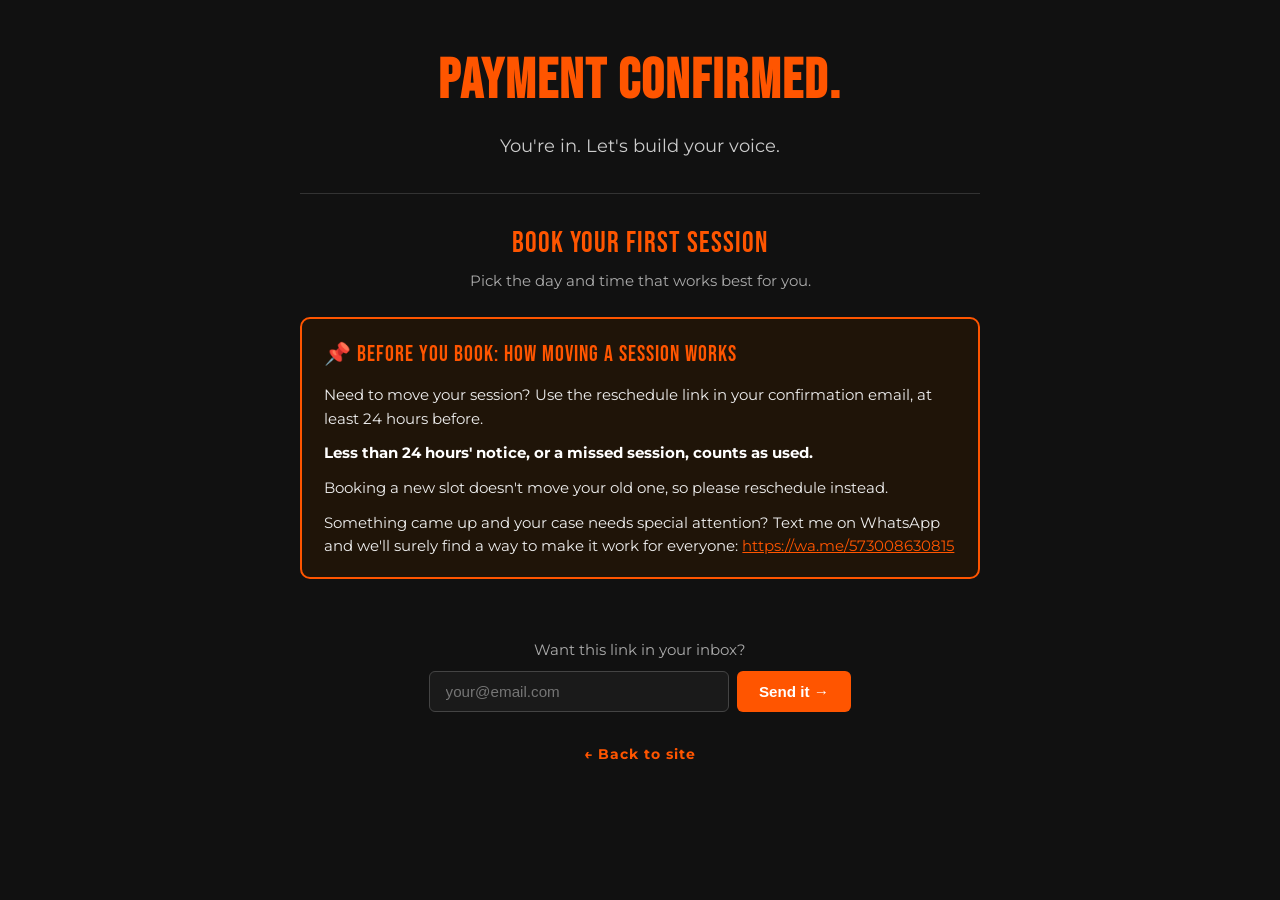
<file: thank-you-payment.html>
<!DOCTYPE html>
<html lang="en">
<head>
    <meta charset="UTF-8" />
    <meta name="viewport" content="width=device-width, initial-scale=1.0" />
    <meta name="robots" content="noindex">
    <title>Payment Confirmed | Nando Vocal Coach</title>
    <link rel="canonical" href="https://nandovocalcoach.com/thank-you-payment.html">

    <!-- Meta Pixel -->
    <script>
    !function(f,b,e,v,n,t,s)
    {if(f.fbq)return;n=f.fbq=function(){n.callMethod?
    n.callMethod.apply(n,arguments):n.queue.push(arguments)};
    if(!f._fbq)f._fbq=n;n.push=n;n.loaded=!0;n.version='2.0';
    n.queue=[];t=b.createElement(e);t.async=!0;
    t.src=v;s=b.getElementsByTagName(e)[0];
    s.parentNode.insertBefore(t,s)}(window, document,'script',
    'https://connect.facebook.net/en_US/fbevents.js');
    fbq('init', '1823893192119219');
    fbq('track', 'PageView');
    var _params = new URLSearchParams(window.location.search);
    var _eid = _params.get('eid');
    // The Purchase is only reported once the server has checked the payment with PayPal; the plan
    // (value) comes from the server's answer, not from the URL. eid matches the server-side
    // Conversions API event, so Meta counts the sale once. At most once per order per browser.
    if (_eid) {
        var _flag = 'pp_purchase_' + _eid;
        var _already = false;
        try { _already = !!localStorage.getItem(_flag); } catch (e) {}
        if (!_already) {
            fetch('https://api.nandovocalcoach.com/session/order-check?eid=' + encodeURIComponent(_eid) +
                  '&plan=' + encodeURIComponent(_params.get('plan') || ''))
                .then(function(r) { return r.json(); })
                .then(function(d) {
                    var value = d && d.ok && !d.old ? parseFloat(d.plan) : 0;
                    if (!value) return;
                    fbq('track', 'Purchase', {value: value, currency: 'USD'}, {eventID: _eid});
                    try { localStorage.setItem(_flag, '1'); } catch (e) {}
                })
                .catch(function() {});
        }
    }
    </script>
    <noscript><img height="1" width="1" style="display:none"
    src="https://www.facebook.com/tr?id=1823893192119219&ev=PageView&noscript=1"
    /></noscript>
    <!-- End Meta Pixel -->

    <link href="https://fonts.googleapis.com/css2?family=Bebas+Neue&family=Montserrat:wght@400;500;700&display=swap" rel="stylesheet" />
    <style>
        * { margin: 0; padding: 0; box-sizing: border-box; }
        body {
            background: #111;
            color: #fff;
            font-family: 'Montserrat', sans-serif;
            min-height: 100vh;
            padding: 3rem 1.5rem;
        }
        .container {
            max-width: 680px;
            margin: 0 auto;
            text-align: center;
        }
        h1 {
            font-family: 'Bebas Neue', sans-serif;
            font-size: 3.5rem;
            color: #FF5500;
            margin-bottom: 1rem;
            letter-spacing: 2px;
        }
        .subtitle {
            font-size: 1.1rem;
            line-height: 1.7;
            color: #ccc;
            margin-bottom: 0.75rem;
        }
        .sessions-count {
            font-size: 1.15rem;
            font-weight: 700;
            color: #fff;
            margin-bottom: 2rem;
        }
        .divider {
            border: none;
            border-top: 1px solid #333;
            margin: 2rem 0;
        }
        .book-label {
            font-family: 'Bebas Neue', sans-serif;
            font-size: 1.8rem;
            color: #FF5500;
            letter-spacing: 1px;
            margin-bottom: 0.5rem;
        }
        .book-sub {
            font-size: 0.95rem;
            color: #aaa;
            margin-bottom: 1.5rem;
            line-height: 1.6;
        }
        .tidycal-wrap {
            background: #1a1a1a;
            border-radius: 10px;
            overflow: hidden;
            margin-bottom: 2rem;
        }
        @media (max-width: 768px) {
            .tidycal-wrap { display: none; }
            .tidycal-mobile-fallback { display: block !important; }
        }
        .tidycal-mobile-fallback { display: none; }
        .email-note {
            font-size: 0.9rem;
            color: #888;
            line-height: 1.6;
            margin-bottom: 2rem;
        }
        .email-note strong { color: #ccc; }
        .policy-box {
            background: #1f1408;
            border: 2px solid #FF5500;
            border-radius: 10px;
            padding: 1.2rem 1.4rem;
            margin: 1.2rem 0 1.8rem;
            text-align: left;
            font-size: 0.95rem;
            line-height: 1.55;
            color: #eee;
        }
        .policy-box p { margin: 0 0 0.7rem; }
        .policy-box p:last-child { margin-bottom: 0; }
        .policy-box .policy-title {
            font-family: 'Bebas Neue', sans-serif;
            font-size: 1.35rem;
            letter-spacing: 1px;
            color: #FF5500;
        }
        .policy-box strong { color: #fff; }
        .policy-box a { color: #FF5500; word-break: break-all; }
        a.back {
            display: inline-block;
            color: #FF5500;
            text-decoration: none;
            font-weight: 700;
            font-size: 0.9rem;
            letter-spacing: 1px;
        }
        a.back:hover { text-decoration: underline; }
    </style>
</head>
<body>
    <div class="container">
        <h1>Payment confirmed.</h1>
        <p class="subtitle">You're in. Let's build your voice.</p>
        <p class="sessions-count" id="sessions-count"></p>

        <hr class="divider">

        <p class="book-label">Book your first session</p>
        <p class="book-sub" id="book-sub">Pick the day and time that works best for you.</p>
        <div class="policy-box">
            <p class="policy-title">📌 Before you book: how moving a session works</p>
            <p>Need to move your session? Use the reschedule link in your confirmation email, at least 24 hours before.</p>
            <p><strong>Less than 24 hours' notice, or a missed session, counts as used.</strong></p>
            <p>Booking a new slot doesn't move your old one, so please reschedule instead.</p>
            <p>Something came up and your case needs special attention? Text me on WhatsApp and we'll surely find a way to make it work for everyone: <a href="https://wa.me/573008630815" target="_blank">https://wa.me/573008630815</a></p>
        </div>

        <div class="tidycal-wrap">
            <div class="tidycal-embed" id="tidycal-embed"></div>
        </div>

        <div class="tidycal-mobile-fallback" style="margin-bottom:2rem;">
            <a id="tidycal-mobile-link" href="#"
               target="_blank"
               style="display:inline-block; background:#FF5500; color:#fff; font-weight:700; font-size:1.1rem; padding:1rem 2.5rem; border-radius:8px; text-decoration:none;">
                Schedule Your Session →
            </a>
        </div>

        <div id="email-link-box" style="margin-bottom:2rem;">
            <p style="font-size:0.95rem; color:#aaa; margin-bottom:0.75rem;">Want this link in your inbox?</p>
            <form id="email-link-form" style="display:flex; gap:0.5rem; justify-content:center; flex-wrap:wrap;">
                <input type="email" id="email-link-input" placeholder="your@email.com" required
                    style="padding:0.7rem 1rem; border-radius:6px; border:1px solid #444; background:#1a1a1a;
                           color:#fff; font-size:0.95rem; flex:1; min-width:200px; max-width:300px;" />
                <button type="submit"
                    style="padding:0.7rem 1.4rem; background:#FF5500; color:#fff; border:none;
                           border-radius:6px; font-weight:700; font-size:0.95rem; cursor:pointer; white-space:nowrap;">
                    Send it →
                </button>
            </form>
            <p id="email-link-msg" style="margin-top:0.6rem; font-size:0.9rem; display:none;"></p>
        </div>

        <a class="back" href="https://nandovocalcoach.com">← Back to site</a>
    </div>

    <script>
        (function() {
            var plan = new URLSearchParams(window.location.search).get('plan');
            var path = plan === '40' ? 'nando-vocal-coach/first-session' : 'nando-vocal-coach/voicebuildingsession';
            var embed = document.getElementById('tidycal-embed');
            if (embed) embed.setAttribute('data-path', path);
            var mobileLink = document.getElementById('tidycal-mobile-link');
            if (mobileLink) mobileLink.href = 'https://tidycal.com/' + path;
        })();
    </script>
    <script async src="https://asset-tidycal.b-cdn.net/js/embed.js"></script>
    <script>
        var params = new URLSearchParams(window.location.search);
        var plan = params.get('plan');
        var el = document.getElementById('sessions-count');
        if (plan === '590' || plan === '360') {
            el.textContent = 'Your ' + (plan === '590' ? '8' : '4') + ' sessions are ready to schedule.';
            document.getElementById('book-sub').textContent = "Use this same link to book each one, they're all included in your pack. Your pack is valid for " + (plan === '590' ? "4 weeks from your first session, 2 sessions per week." : "90 days from your first session.");
        } else if (plan === '40') {
            el.textContent = 'Your first session is ready to schedule.';
        }

        document.getElementById('email-link-form').addEventListener('submit', function(e) {
            e.preventDefault();
            var email = document.getElementById('email-link-input').value.trim();
            var msg   = document.getElementById('email-link-msg');
            var btn   = this.querySelector('button');
            btn.disabled = true;
            btn.textContent = 'Sending…';
            fetch('https://api.nandovocalcoach.com/send-booking-link', {
                method: 'POST',
                headers: { 'Content-Type': 'application/x-www-form-urlencoded' },
                body: new URLSearchParams({ email: email, plan: plan || '40', eid: params.get('eid') || '' })
            }).then(function(r) {
                return r.json();
            }).then(function(data) {
                if (data.ok) {
                    msg.textContent = 'Sent! Check your inbox (and spam just in case).';
                    msg.style.color = '#4caf50';
                    document.getElementById('email-link-box').querySelector('form').style.display = 'none';
                } else {
                    msg.textContent = 'Something went wrong. Email me at nando@nandovocalcoach.com.';
                    msg.style.color = '#ff5555';
                    btn.disabled = false;
                    btn.textContent = 'Send it →';
                }
                msg.style.display = 'block';
            }).catch(function() {
                msg.textContent = 'Could not connect. Email me at nando@nandovocalcoach.com.';
                msg.style.color = '#ff5555';
                msg.style.display = 'block';
                btn.disabled = false;
                btn.textContent = 'Send it →';
            });
        });
    </script>
</body>
</html>
</file>
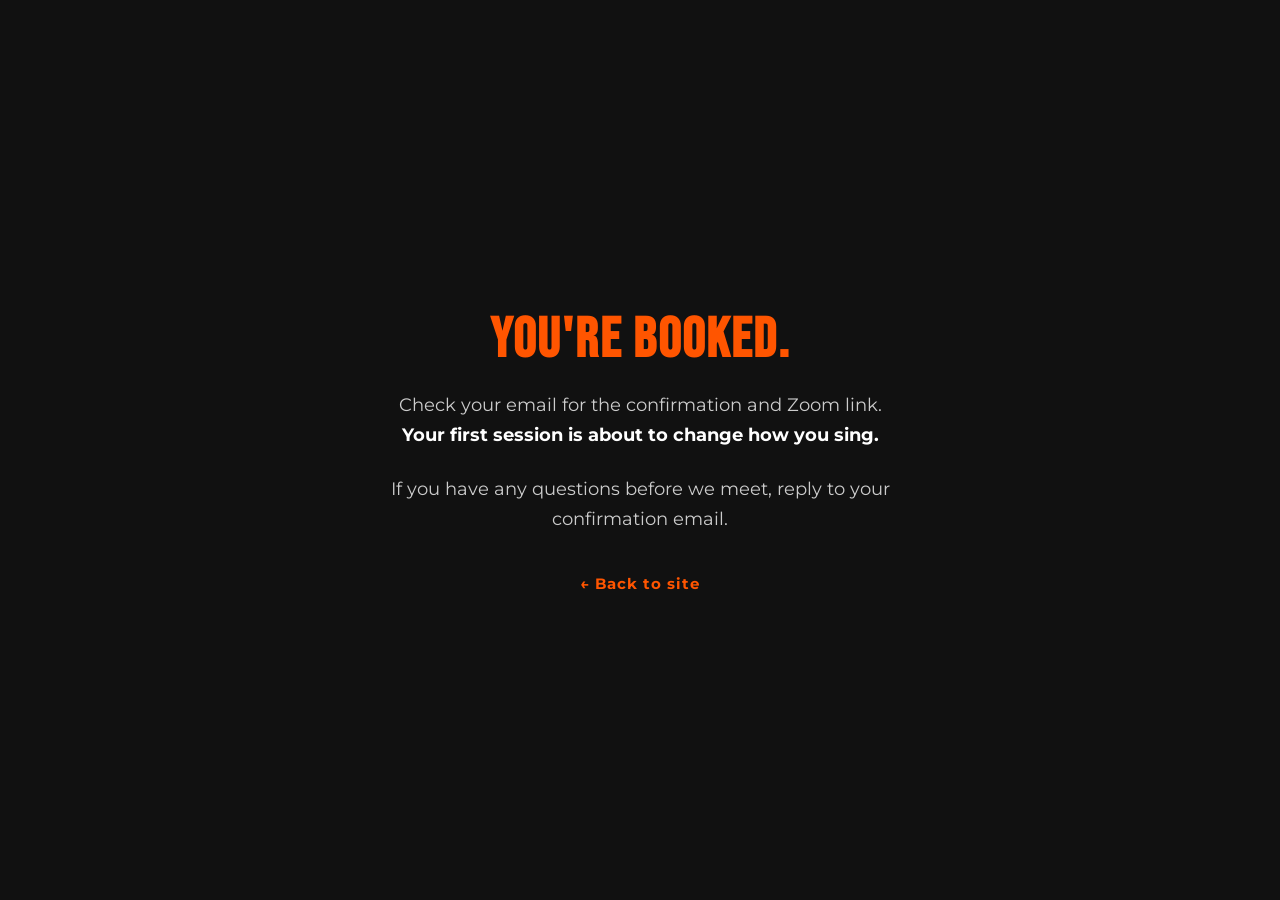
<file: thank-you.html>
<!DOCTYPE html>
<html lang="en">
<head>
    <meta charset="UTF-8" />
    <meta name="viewport" content="width=device-width, initial-scale=1.0" />
    <meta name="robots" content="noindex">
    <title>You're Booked! | Nando Vocal Coach</title>
    <link rel="canonical" href="https://nandovocalcoach.com/thank-you.html">

    <!-- Meta Pixel -->
    <script>
    !function(f,b,e,v,n,t,s)
    {if(f.fbq)return;n=f.fbq=function(){n.callMethod?
    n.callMethod.apply(n,arguments):n.queue.push(arguments)};
    if(!f._fbq)f._fbq=n;n.push=n;n.loaded=!0;n.version='2.0';
    n.queue=[];t=b.createElement(e);t.async=!0;
    t.src=v;s=b.getElementsByTagName(e)[0];
    s.parentNode.insertBefore(t,s)}(window, document,'script',
    'https://connect.facebook.net/en_US/fbevents.js');
    fbq('init', '1823893192119219');
    fbq('track', 'PageView');
    fbq('track', 'Schedule');
    </script>
    <noscript><img height="1" width="1" style="display:none"
    src="https://www.facebook.com/tr?id=1823893192119219&ev=Schedule&noscript=1"
    /></noscript>
    <!-- End Meta Pixel -->

    <link href="https://fonts.googleapis.com/css2?family=Bebas+Neue&family=Montserrat:wght@400;500;700&display=swap" rel="stylesheet" />
    <style>
        * { margin: 0; padding: 0; box-sizing: border-box; }
        body {
            background: #111;
            color: #fff;
            font-family: 'Montserrat', sans-serif;
            min-height: 100vh;
            display: flex;
            align-items: center;
            justify-content: center;
            text-align: center;
            padding: 2rem;
        }
        .container { max-width: 600px; }
        h1 {
            font-family: 'Bebas Neue', sans-serif;
            font-size: 3.5rem;
            color: #FF5500;
            margin-bottom: 1rem;
            letter-spacing: 2px;
        }
        p {
            font-size: 1.1rem;
            line-height: 1.7;
            color: #ccc;
            margin-bottom: 1.5rem;
        }
        .highlight { color: #fff; font-weight: 700; }
        a.back {
            display: inline-block;
            margin-top: 1rem;
            color: #FF5500;
            text-decoration: none;
            font-weight: 700;
            font-size: 0.95rem;
            letter-spacing: 1px;
        }
        a.back:hover { text-decoration: underline; }
    </style>
</head>
<body>
    <div class="container">
        <h1>You're booked.</h1>
        <p>Check your email for the confirmation and Zoom link.<br>
        <span class="highlight">Your first session is about to change how you sing.</span></p>
        <p>If you have any questions before we meet, reply to your confirmation email.</p>
        <a class="back" href="https://nandovocalcoach.com">← Back to site</a>
    </div>
</body>
</html>
</file>
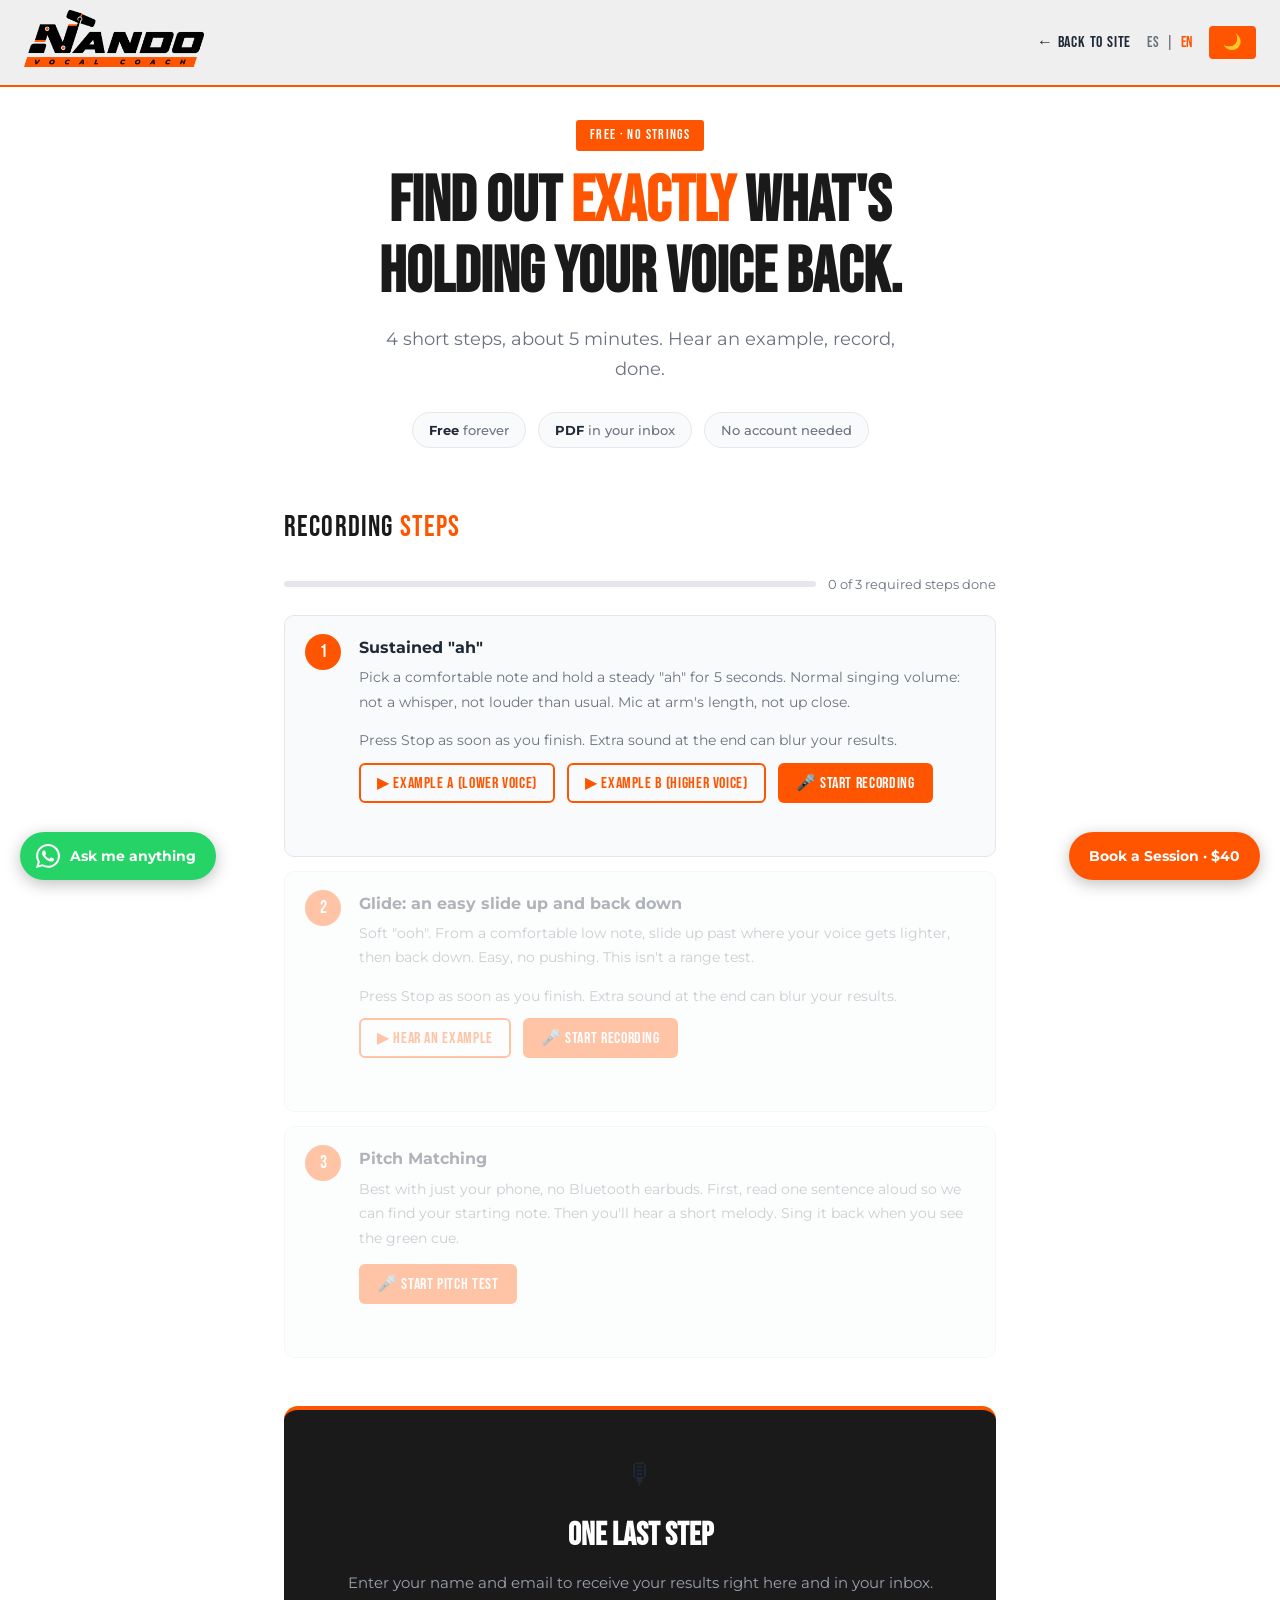
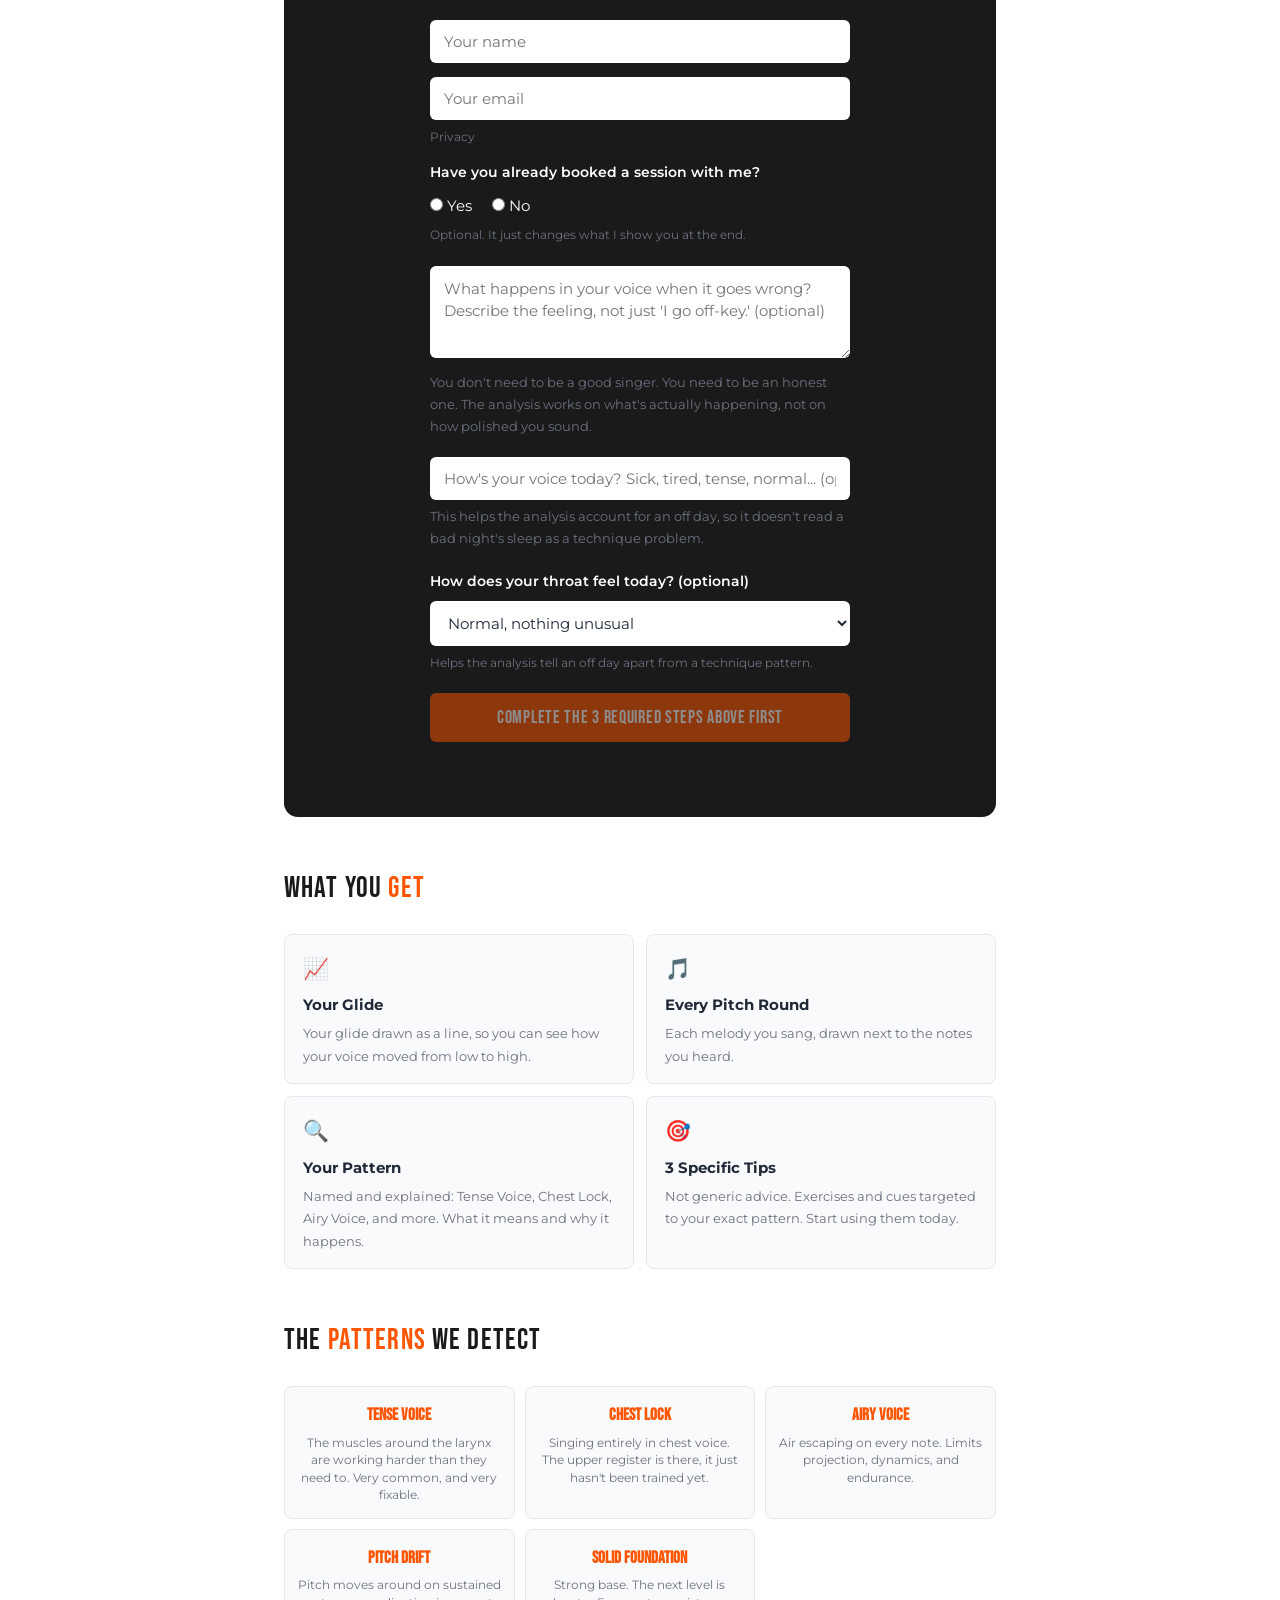
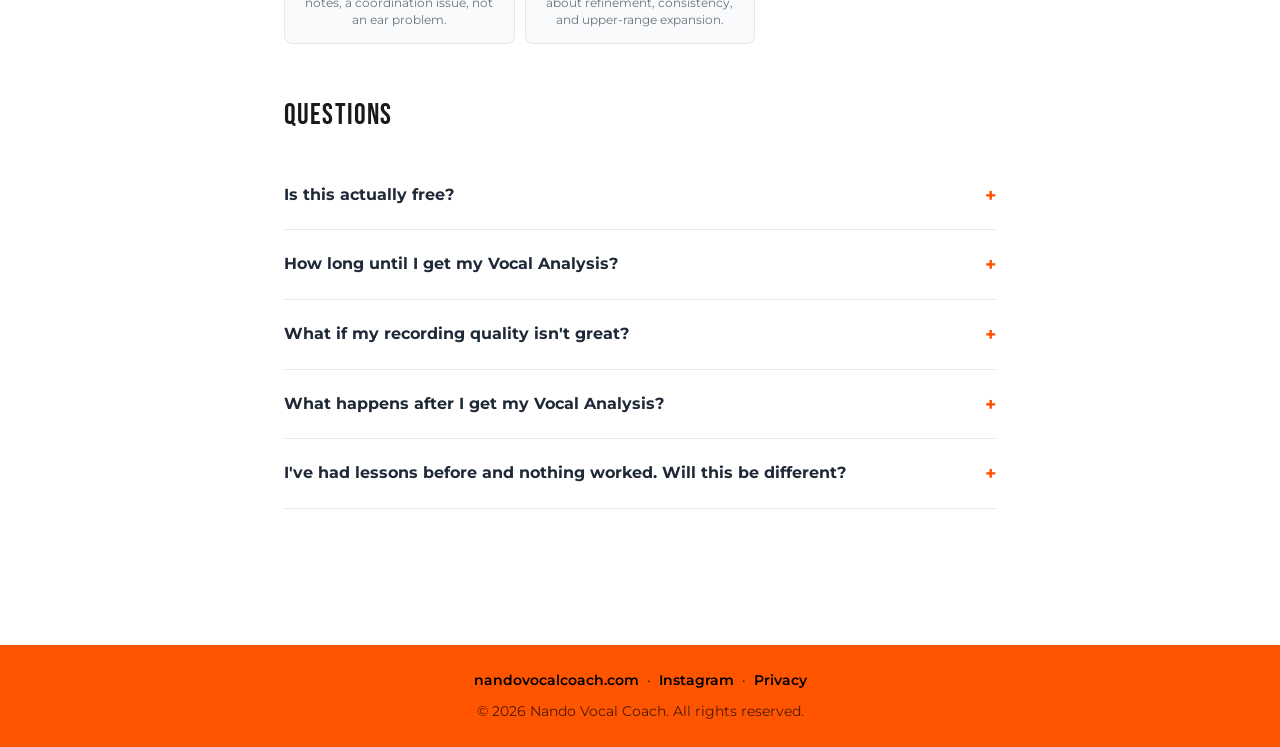
<file: vocal-analysis.html>
<!DOCTYPE html>
<html lang="en">
<head>
  <meta charset="UTF-8" />
  <meta name="viewport" content="width=device-width, initial-scale=1.0" />
  <meta name="description" content="Get a free Vocal Analysis. Record 4 short guided steps right in your browser and receive a full report: your pattern, pitch graph, skill tier, and a clear direction. From Nando Vocal Coach.">
  <link rel="canonical" href="https://nandovocalcoach.com/vocal-analysis">
  <title>Free Vocal Analysis | Nando Vocal Coach</title>

  <link href="https://fonts.googleapis.com/css2?family=Bebas+Neue&family=Montserrat:wght@400;500;700&display=swap" rel="stylesheet" />
  <link rel="stylesheet" href="https://cdnjs.cloudflare.com/ajax/libs/font-awesome/5.15.4/css/all.min.css">

  <!-- Meta Pixel -->
  <script>
    !function(f,b,e,v,n,t,s){if(f.fbq)return;n=f.fbq=function(){n.callMethod?
    n.callMethod.apply(n,arguments):n.queue.push(arguments)};if(!f._fbq)f._fbq=n;
    n.push=n;n.loaded=!0;n.version='2.0';n.queue=[];t=b.createElement(e);t.async=!0;
    t.src=v;s=b.getElementsByTagName(e)[0];s.parentNode.insertBefore(t,s)}(window,
    document,'script','https://connect.facebook.net/en_US/fbevents.js');
    fbq('init', '1823893192119219');
    fbq('track', 'PageView');
  </script>
  <noscript><img height="1" width="1" style="display:none"
    src="https://www.facebook.com/tr?id=1823893192119219&ev=PageView&noscript=1"/></noscript>

  <style>
    :root {
      --bg: #fff;
      --text: #1F2937;
      --muted: #6B7280;
      --heading: #FF5500;
      --navy: #1a1a1a;
      --card-bg: #F9FAFB;
      --border: #E5E7EB;
      --header-bg: rgba(224,224,224,0.5);
      --header-border: #FF5500;
    }
    .dark-mode {
      --bg: #0D0D0D;
      --text: #F3F4F6;
      --muted: #9CA3AF;
      --card-bg: #1A1A1A;
      --border: #374151;
      --header-bg: rgba(20,20,20,0.7);
    }

    * { margin: 0; padding: 0; box-sizing: border-box; }

    body {
      font-family: "Montserrat", sans-serif;
      background: var(--bg);
      color: var(--text);
      transition: background 0.3s, color 0.3s;
      line-height: 1.7;
    }

    a { text-decoration: none; color: inherit; }

    /* ── Header ── */
    header {
      position: fixed;
      top: 0; width: 100%;
      background: var(--header-bg);
      border-bottom: 2px solid var(--header-border);
      backdrop-filter: blur(10px);
      z-index: 1000;
      display: flex;
      align-items: center;
      justify-content: space-between;
      padding: 10px 24px;
    }
    .logo img { max-width: 180px; }
    .header-right { display: flex; gap: 10px; align-items: center; }
    .header-right a {
      font-family: "Bebas Neue", sans-serif;
      font-size: 1rem;
      color: var(--text);
      letter-spacing: 0.05em;
    }
    /* the ES | EN switch (Spanish toggle): shown only while Spanish is public or the page is already in Spanish */
    .lang-switch { display: flex; align-items: center; font-family: "Bebas Neue", sans-serif; font-size: 15px; letter-spacing: 0.05em; color: var(--muted); }
    .lang-switch button { background: none; border: 0; padding: 4px 6px; font: inherit; letter-spacing: inherit; color: var(--muted); cursor: pointer; }
    .lang-switch button[aria-pressed="true"] { color: #FF5500; }
    @media (max-width: 480px) {   /* with the switch in the header, the logo and the link get a little smaller so the header stays one line at 360-390 px */
      header.has-lang { padding: 10px 14px; }
      header.has-lang .logo img { max-width: 130px; }
      header.has-lang .header-right { gap: 4px; }
      header.has-lang .header-right a { white-space: nowrap; font-size: 0.95rem; }
    }
    #mode-toggle {
      padding: 5px 12px;
      font-family: "Bebas Neue", sans-serif;
      font-size: 15px;
      border: 2px solid #FF5500;
      border-radius: 4px;
      cursor: pointer;
      background: #FF5500;
      color: white;
    }

    /* ── Page ── */
    .page {
      max-width: 760px;
      margin: 0 auto;
      padding: 120px 24px 80px;
    }

    /* ── Hero ── */
    /* In-app browser notice (WhatsApp, Instagram, Facebook...): their browsers often block the mic */
    .inapp-notice { display: none; border: 2px solid #FF5500; border-radius: 10px; background: var(--card-bg); padding: 16px; margin-bottom: 32px; text-align: center; }
    .inapp-notice.visible { display: block; }
    .inapp-notice p { color: var(--text); font-weight: 600; margin-bottom: 12px; line-height: 1.5; }
    .inapp-notice .rec-btn { margin: 4px; }
    .inapp-notice .inapp-msg { color: var(--muted); font-size: 0.9rem; font-weight: 500; margin: 8px 0 0; }
    .hero { text-align: center; margin-bottom: 56px; }
    .hero-label {
      display: inline-block;
      background: #FF5500;
      color: white;
      font-family: "Bebas Neue", sans-serif;
      font-size: 0.85rem;
      letter-spacing: 0.1em;
      padding: 4px 14px;
      border-radius: 3px;
      margin-bottom: 16px;
    }
    .hero h1 {
      font-family: "Bebas Neue", sans-serif;
      font-size: clamp(2.4rem, 6vw, 4rem);
      color: var(--navy);
      line-height: 1.1;
      margin-bottom: 16px;
    }
    .dark-mode .hero h1 { color: #fff; }
    .hero h1 span { color: #FF5500; }
    .hero p {
      font-size: 1.1rem;
      color: var(--muted);
      max-width: 540px;
      margin: 0 auto 28px;
    }
    .pill-row {
      display: flex;
      justify-content: center;
      gap: 12px;
      flex-wrap: wrap;
      margin-bottom: 8px;
    }
    .pill {
      background: var(--card-bg);
      border: 1px solid var(--border);
      border-radius: 99px;
      padding: 6px 16px;
      font-size: 0.82rem;
      font-weight: 500;
      color: var(--muted);
    }
    .pill strong { color: var(--text); }

    /* ── How it works ── */
    .section-title {
      font-family: "Bebas Neue", sans-serif;
      font-size: 1.8rem;
      color: var(--navy);
      letter-spacing: 0.04em;
      margin-bottom: 20px;
    }
    .dark-mode .section-title { color: #fff; }
    .section-title span { color: #FF5500; }

    .steps { display: flex; flex-direction: column; gap: 14px; margin-bottom: 48px; }
    .step {
      display: flex;
      gap: 18px;
      align-items: flex-start;
      background: var(--card-bg);
      border: 1px solid var(--border);
      border-radius: 10px;
      padding: 18px 20px;
    }
    .step-num {
      flex-shrink: 0;
      width: 36px; height: 36px;
      background: #FF5500;
      color: white;
      border-radius: 50%;
      display: flex;
      align-items: center;
      justify-content: center;
      font-family: "Bebas Neue", sans-serif;
      font-size: 1.1rem;
    }
    .step-body h3 {
      font-size: 1rem;
      font-weight: 700;
      margin-bottom: 4px;
    }
    .step-body p { font-size: 0.9rem; color: var(--muted); }
    .step-body code {
      background: var(--border);
      padding: 1px 6px;
      border-radius: 3px;
      font-size: 0.82rem;
      font-family: monospace;
    }

    /* ── Record-in-place widgets (all 4 steps) ── */
    .rec-widget-box { margin-top: 14px; }
    .rec-btn {
      display: inline-block;
      background: #FF5500;
      color: white;
      border: none;
      border-radius: 6px;
      padding: 10px 18px;
      font-family: "Bebas Neue", sans-serif;
      font-size: 1rem;
      letter-spacing: 0.04em;
      cursor: pointer;
      text-decoration: none;
      margin-right: 8px;
      margin-bottom: 8px;
    }
    .rec-btn:disabled { opacity: 0.5; cursor: default; }
    /* Example button while playing: same size (width/height locked in JS), orange, label STOP */
    .rec-btn.example-stop { background: #FF5500; color: #fff; border-color: #FF5500; text-align: center; white-space: nowrap; box-sizing: border-box; }
    .rec-btn-outline {
      background: transparent;
      color: #FF5500;
      border: 2px solid #FF5500;
      padding: 8px 16px;
    }
    .rec-status {
      margin-top: 10px;
      font-size: 0.88rem;
      font-weight: 700;
      color: var(--navy);
      min-height: 1.2em;
    }
    .dark-mode .rec-status { color: #fff; }
    .rec-done-msg { font-weight: 700; color: var(--text); margin-bottom: 6px; }
    .rec-hint { font-size: 0.82rem; color: var(--muted); margin-top: 8px; }
    .step-complete { border-color: #FF5500; }
    .step-locked {
      opacity: 0.35;
      pointer-events: none;
      transition: opacity 0.4s ease;
    }
    .step-locked.unlocked {
      opacity: 1;
      pointer-events: auto;
    }

    /* ── What you get ── */
    .gets { display: grid; grid-template-columns: 1fr 1fr; gap: 12px; margin-bottom: 48px; }
    .get {
      background: var(--card-bg);
      border: 1px solid var(--border);
      border-radius: 8px;
      padding: 16px 18px;
    }
    .get-icon { font-size: 1.3rem; margin-bottom: 6px; }
    .get h4 { font-size: 0.95rem; font-weight: 700; margin-bottom: 4px; }
    .get p  { font-size: 0.83rem; color: var(--muted); }

    @media (max-width: 520px) { .gets { grid-template-columns: 1fr; } }

    /* ── Form section ── */
    .form-section {
      background: var(--navy);
      border-top: 4px solid #FF5500;
      border-radius: 14px;
      padding: 40px 32px;
      margin-bottom: 48px;
      text-align: center;
    }
    .form-section h2 {
      font-family: "Bebas Neue", sans-serif;
      font-size: 2rem;
      color: white;
      margin-bottom: 8px;
    }
    .form-section p { color: #9CA3AF; font-size: 0.92rem; margin-bottom: 24px; }

    /* ── Patterns preview ── */
    .patterns { display: grid; grid-template-columns: repeat(3, 1fr); gap: 10px; margin-bottom: 48px; }
    .pattern-card {
      background: var(--card-bg);
      border: 1px solid var(--border);
      border-radius: 8px;
      padding: 14px 12px;
      text-align: center;
    }
    .pattern-card h4 {
      font-family: "Bebas Neue", sans-serif;
      color: #FF5500;
      font-size: 1.05rem;
      margin-bottom: 4px;
    }
    .pattern-card p { font-size: 0.78rem; color: var(--muted); line-height: 1.4; }
    @media (max-width: 560px) { .patterns { grid-template-columns: 1fr 1fr; } }

    /* ── FAQ ── */
    .faqs { margin-bottom: 56px; }
    .faq { border-bottom: 1px solid var(--border); padding: 18px 0; }
    .faq-q {
      font-weight: 700;
      font-size: 0.98rem;
      cursor: pointer;
      display: flex;
      justify-content: space-between;
      align-items: center;
    }
    .faq-q::after { content: "+"; color: #FF5500; font-size: 1.2rem; }
    .faq-q.open::after { content: "−"; }
    .faq-a { display: none; font-size: 0.9rem; color: var(--muted); margin-top: 10px; line-height: 1.6; }
    .faq-a.open { display: block; }

    /* ── Footer ── */
    footer {
      background: #FF5500;
      color: black;
      text-align: center;
      padding: 24px;
      font-size: 0.85rem;
    }
    footer a { color: black; font-weight: 600; }
  </style>
</head>
<body>

<!-- ── Header ── -->
<header>
  <a href="/" class="logo">
    <img id="logo" src="logolight.png" alt="Nando Vocal Coach" />
  </a>
  <div class="header-right">
    <a href="/" data-phrase-key="backToSite">← Back to site</a>
    <div class="lang-switch" id="langSwitch" role="group" style="display:none;"><button type="button" id="langEs" onclick="setVaLang('es')">ES</button><span aria-hidden="true">|</span><button type="button" id="langEn" onclick="setVaLang('en')">EN</button></div>
    <button id="mode-toggle">🌙</button>
  </div>
</header>

<!-- ── Page ── -->
<div class="page">

  <!-- Shown inside app browsers, and when the mic can't be reached -->
  <div class="inapp-notice" id="inappNotice">
    <p id="inappTitle">🎤 Mic not working?</p>
    <a class="rec-btn" id="inappChromeBtn" style="display:none;">Open in Chrome</a>
    <button class="rec-btn" id="inappCopyBtn" type="button">Copy link</button>
    <p class="inapp-msg" id="inappMsg"></p>
  </div>

  <!-- Hero -->
  <div class="hero">
    <div class="hero-label" data-phrase-key="heroLabel">FREE · NO STRINGS</div>
    <h1 data-phrase-key="heroH1">Find out <span>exactly</span> what's<br>holding your voice back.</h1>
    <p data-phrase-key="heroP">4 short steps, about 5 minutes. Hear an example, record, done.</p>
    <div class="pill-row">
      <span class="pill" data-phrase-key="pill2"><strong>Free</strong> forever</span>
      <span class="pill" data-phrase-key="pill3"><strong>PDF</strong> in your inbox</span>
      <span class="pill" data-phrase-key="pill4">No account needed</span>
    </div>
  </div>

  <!-- Recording steps -->
  <div style="margin-bottom: 48px;">
    <div class="section-title" data-phrase-key="recTitle">Recording <span>Steps</span></div>

    <!-- Progress indicator -->
    <div style="display:flex; align-items:center; gap:12px; margin-bottom:20px;">
      <div style="flex:1; background:var(--border); border-radius:100px; height:6px; overflow:hidden;">
        <div id="stepsProgressFill" style="width:0%; height:100%; background:#FF5500; border-radius:100px; transition:width 0.4s ease;"></div>
      </div>
      <span id="stepsProgressText" style="font-size:0.82rem; color:var(--muted); white-space:nowrap; min-width:68px; text-align:right;" data-phrase-key="progressZero">0 of 3 required steps done</span>
    </div>

    <div class="steps">

      <div class="step" id="stepSustained">
        <div class="step-num">1</div>
        <div class="step-body">
          <h3 data-phrase-key="step1Title">Sustained "ah"</h3>
          <p data-phrase-key="step1Text">Pick a comfortable note and hold a steady "ah" for 5 seconds. Normal singing volume: not a whisper, not louder than usual. Mic at arm's length, not up close.</p>

          <div class="rec-widget-box">
            <p class="rec-hint" style="margin:0 0 10px;" data-phrase-key="stopHint">Press Stop as soon as you finish. Extra sound at the end can blur your results.</p>
            <button id="sustainedAhExampleBtnA" class="rec-btn rec-btn-outline" type="button" data-phrase-key="exampleA">▶ Example A (lower voice)</button>
            <button id="sustainedAhExampleBtnB" class="rec-btn rec-btn-outline" type="button" data-phrase-key="exampleB">▶ Example B (higher voice)</button>
            <button id="sustainedAhStartBtn" class="rec-btn" type="button" data-phrase-key="startRec">🎤 Start Recording</button>
            <button id="sustainedAhStopBtn" class="rec-btn" type="button" style="display:none;" data-phrase-key="stopBtn">⏹ Stop</button>
            <div id="sustainedAhStatus" class="rec-status"></div>
            <div id="sustainedAhResult" style="display:none;">
              <p class="rec-done-msg" data-phrase-key="captured">✓ Recording captured</p>
              <audio id="sustainedAhPreview" controls style="width:100%; margin: 10px 0;"></audio>
            </div>
          </div>
        </div>
      </div>

      <div class="step step-locked" id="stepGlide">
        <div class="step-num">2</div>
        <div class="step-body">
          <h3 data-phrase-key="step2Title">Glide: an easy slide up and back down</h3>
          <p data-phrase-key="step2Text">Soft "ooh". From a comfortable low note, slide up past where your voice gets lighter, then back down. Easy, no pushing. This isn't a range test.</p>

          <div class="rec-widget-box">
            <p class="rec-hint" style="margin:0 0 10px;" data-phrase-key="stopHint">Press Stop as soon as you finish. Extra sound at the end can blur your results.</p>
            <button id="glideExampleBtn" class="rec-btn rec-btn-outline" type="button" data-phrase-key="hearExample">▶ Hear an example</button>
            <button id="glideStartBtn" class="rec-btn" type="button" data-phrase-key="startRec">🎤 Start Recording</button>
            <button id="glideStopBtn" class="rec-btn" type="button" style="display:none;" data-phrase-key="stopBtn">⏹ Stop</button>
            <div id="glideStatus" class="rec-status"></div>
            <div id="glideResult" style="display:none;">
              <p class="rec-done-msg" data-phrase-key="captured">✓ Recording captured</p>
              <audio id="glidePreview" controls style="width:100%; margin: 10px 0;"></audio>
            </div>
          </div>
        </div>
      </div>

      <div class="step step-locked" id="stepPitch">
        <div class="step-num">3</div>
        <div class="step-body">
          <h3 data-phrase-key="step3Title">Pitch Matching</h3>
          <p data-phrase-key="step3Text">Best with just your phone, no Bluetooth earbuds. First, read one sentence aloud so we can find your starting note. Then you'll hear a short melody. Sing it back when you see the green cue.</p>

          <div class="rec-widget-box">
            <button id="pitchStartBtn" class="rec-btn" type="button" data-phrase-key="pitchStart">🎤 Start Pitch Test</button>
            <div id="pitchStatus" class="rec-status"></div>
            <div id="pitchResult" style="display:none;">
              <p class="rec-done-msg" data-phrase-key="captured">✓ Recording captured</p>
              <audio id="pitchPreview" controls style="width:100%; margin: 10px 0;"></audio>
            </div>
          </div>
        </div>
      </div>

      <div class="step step-locked" id="stepSong" style="display:none;">
        <div class="step-num">4</div>
        <div class="step-body">
          <h3 data-phrase-key="step4Title">A bit of a song <span style="font-size:0.75rem; font-weight:500; color:var(--muted); font-family:'Montserrat',sans-serif;">(optional)</span></h3>
          <p data-phrase-key="step4Text">Any song, the part where you struggle most. Up to a minute. Skip this if you don't have one ready.</p>

          <div class="rec-widget-box">
            <button id="songClipStartBtn" class="rec-btn" type="button" data-phrase-key="startRec">🎤 Start Recording</button>
            <button id="songClipStopBtn" class="rec-btn" type="button" style="display:none;" data-phrase-key="stopBtn">⏹ Stop</button>
            <div id="songClipStatus" class="rec-status"></div>
            <div id="songClipResult" style="display:none;">
              <p class="rec-done-msg" data-phrase-key="captured">✓ Recording captured</p>
              <audio id="songClipPreview" controls style="width:100%; margin: 10px 0;"></audio>
            </div>
            <p class="rec-hint"><span data-phrase-key="haveRec">Have a recording already?</span> <label for="songClipUpload" style="color:#FF5500; cursor:pointer; font-weight:700;"><span data-phrase-key="uploadFile">Upload a file</span></label>.
              <input type="file" id="songClipUpload" accept="audio/*,video/*" style="display:none;">
            </p>
          </div>

          <div style="margin-top: 14px;">
            <input type="text" id="songField" name="song" placeholder="What song did you just sing? (optional)"
              style="width:100%; padding:12px 14px; border-radius:6px; border:none; font-family:'Montserrat',sans-serif; font-size:0.95rem;" data-phrase-attr="placeholder:songPlaceholder">
          </div>
        </div>
      </div>

    </div>

    <!-- Ready banner — shown when all three required steps are done. The optional song step opens from its link. -->
    <div id="readyBanner" style="display:none; background:rgba(255,85,0,0.1); border:1px solid rgba(255,85,0,0.35); border-radius:10px; padding:18px 20px; margin-top:12px; text-align:center;">
      <p style="color:var(--text); font-weight:700; font-size:1rem; margin:0 0 12px;" data-phrase-key="readyBanner">Test done! Your recordings are ready.</p>
      <button onclick="document.getElementById('form').scrollIntoView({behavior:'smooth'}); setTimeout(()=>document.getElementById('nameField').focus(),400);"
              style="background:#FF5500; color:white; border:none; padding:11px 28px; border-radius:6px; font-weight:700; font-size:0.95rem; cursor:pointer;" data-phrase-key="readyBtn">
        Get my results →
      </button>
      <p id="songLinkWrap" style="margin:14px 0 0; font-size:0.88rem;"><a href="#" id="songLink" style="color:var(--muted); text-decoration:underline;" data-phrase-key="songLink">Add a bit of a song first (optional)</a></p>
    </div>
  </div>

  <!-- Form -->
  <div class="form-section" id="form">
    <div style="font-size:1.8rem; margin-bottom:10px;">🎙</div>
    <h2 data-phrase-key="formTitle">One last step</h2>
    <p id="submitIntro" data-phrase-key="submitIntro">Enter your name and email to receive your results right here and in your inbox.</p>

    <form id="vocalAnalysisForm" style="text-align: left; max-width: 420px; margin: 0 auto;">
      <div style="margin-bottom: 14px;">
        <input type="text" id="nameField" name="name" placeholder="Your name" required
          style="width:100%; padding:12px 14px; border-radius:6px; border:none; font-family:'Montserrat',sans-serif; font-size:0.95rem;" data-phrase-attr="placeholder:namePlaceholder">
      </div>
      <div style="margin-bottom: 14px;">
        <input type="email" id="emailField" name="email" placeholder="Your email" required
          style="width:100%; padding:12px 14px; border-radius:6px; border:none; font-family:'Montserrat',sans-serif; font-size:0.95rem;" data-phrase-attr="placeholder:emailPlaceholder">
        <p style="font-size:0.78rem; margin:6px 0 0;"><a class="va-privacy-link" href="https://gym.nandovocalcoach.com/privacy" target="_blank" rel="noopener" style="color:var(--muted);" data-phrase-key="privacyLink">Privacy</a></p>
      </div>
      <div style="margin-bottom: 20px;">
        <div style="font-size:0.85rem; color:white; font-weight:600; margin-bottom:8px;" data-phrase-key="bookedQ">Have you already booked a session with me?</div>
        <div style="display:flex; gap:20px; color:white; font-size:0.95rem;">
          <label style="cursor:pointer;"><input type="radio" name="booked" id="isClientYes" value="yes"> <span data-phrase-key="yes">Yes</span></label>
          <label style="cursor:pointer;"><input type="radio" name="booked" id="isClientNo" value="no"> <span data-phrase-key="no">No</span></label>
        </div>
        <p style="font-size:0.78rem; color:var(--muted); margin:6px 0 0;" data-phrase-key="bookedNote">Optional. It just changes what I show you at the end.</p>
      </div>
      <div style="margin-bottom: 20px;">
        <textarea id="vocalDifficultyField" name="vocal_difficulty" placeholder="What happens in your voice when it goes wrong? Describe the feeling, not just 'I go off-key.' (optional)" rows="3"
          style="width:100%; padding:12px 14px; border-radius:6px; border:none; font-family:'Montserrat',sans-serif; font-size:0.95rem; resize:vertical; line-height:1.5;" data-phrase-attr="placeholder:difficultyPlaceholder"></textarea>
        <p style="font-size: 0.8rem; color: var(--muted); margin: 6px 0 0;" data-phrase-key="difficultyNote">You don't need to be a good singer. You need to be an honest one. The analysis works on what's actually happening, not on how polished you sound.</p>
      </div>
      <div style="margin-bottom: 20px;">
        <input type="text" id="selfReportField" name="self_report" placeholder="How's your voice today? Sick, tired, tense, normal... (optional)"
          style="width:100%; padding:12px 14px; border-radius:6px; border:none; font-family:'Montserrat',sans-serif; font-size:0.95rem;" data-phrase-attr="placeholder:selfPlaceholder">
        <p style="font-size: 0.8rem; color: var(--muted); margin: 6px 0 0;" data-phrase-key="selfNote">This helps the analysis account for an off day, so it doesn't read a bad night's sleep as a technique problem.</p>
      </div>
      <div style="margin-bottom: 20px;">
        <label for="throatFeelSelect" style="display:block; font-size:0.85rem; color:white; font-weight:600; margin-bottom:8px;" data-phrase-key="throatLabel">How does your throat feel today? (optional)</label>
        <select id="throatFeelSelect" style="width:100%; padding:12px 14px; border-radius:6px; border:none; font-family:'Montserrat',sans-serif; font-size:0.95rem; background:white; color:#1F2937;">
          <option value="0" data-phrase-key="throat0">Normal, nothing unusual</option>
          <option value="2" data-phrase-key="throat2">A little tight or dry</option>
          <option value="4" data-phrase-key="throat4">Noticeably uncomfortable</option>
          <option value="6" data-phrase-key="throat6">Sore or strained</option>
        </select>
        <p style="font-size:0.78rem; color:var(--muted); margin:6px 0 0;" data-phrase-key="throatNote">Helps the analysis tell an off day apart from a technique pattern.</p>
      </div>
      <button type="submit" id="submitBtn" class="rec-btn" style="width:100%; padding: 14px; font-size: 1.1rem;" disabled data-phrase-key="submitWait">
        Complete the 3 required steps above first
      </button>
      <div id="submitStatus" class="rec-status" style="color: white; text-align: center;"></div>
    </form>
  </div>

  <!-- What you get -->
  <div style="margin-bottom: 48px;">
    <div class="section-title" data-phrase-key="getsTitle">What You <span>Get</span></div>
    <div class="gets">
      <div class="get">
        <div class="get-icon">📈</div>
        <h4 data-phrase-key="get1Title">Your Glide</h4>
        <p data-phrase-key="get1Text">Your glide drawn as a line, so you can see how your voice moved from low to high.</p>
      </div>
      <div class="get">
        <div class="get-icon">🎵</div>
        <h4 data-phrase-key="get2Title">Every Pitch Round</h4>
        <p data-phrase-key="get2Text">Each melody you sang, drawn next to the notes you heard.</p>
      </div>
      <div class="get">
        <div class="get-icon">🔍</div>
        <h4 data-phrase-key="get3Title">Your Pattern</h4>
        <p data-phrase-key="get3Text">Named and explained: Tense Voice, Chest Lock, Airy Voice, and more. What it means and why it happens.</p>
      </div>
      <div class="get">
        <div class="get-icon">🎯</div>
        <h4 data-phrase-key="get4Title">3 Specific Tips</h4>
        <p data-phrase-key="get4Text">Not generic advice. Exercises and cues targeted to your exact pattern. Start using them today.</p>
      </div>
    </div>
  </div>

  <!-- Patterns preview -->
  <div style="margin-bottom: 48px;">
    <div class="section-title" data-phrase-key="patternsTitle">The <span>Patterns</span> We Detect</div>
    <div class="patterns">
      <div class="pattern-card">
        <h4 data-phrase-key="pat1Title">Tense Voice</h4>
        <p data-phrase-key="pat1Text">The muscles around the larynx are working harder than they need to. Very common, and very fixable.</p>
      </div>
      <div class="pattern-card">
        <h4 data-phrase-key="pat2Title">Chest Lock</h4>
        <p data-phrase-key="pat2Text">Singing entirely in chest voice. The upper register is there, it just hasn't been trained yet.</p>
      </div>
      <div class="pattern-card">
        <h4 data-phrase-key="pat3Title">Airy Voice</h4>
        <p data-phrase-key="pat3Text">Air escaping on every note. Limits projection, dynamics, and endurance.</p>
      </div>
      <div class="pattern-card">
        <h4 data-phrase-key="pat4Title">Pitch Drift</h4>
        <p data-phrase-key="pat4Text">Pitch moves around on sustained notes, a coordination issue, not an ear problem.</p>
      </div>
      <div class="pattern-card">
        <h4 data-phrase-key="pat5Title">Solid Foundation</h4>
        <p data-phrase-key="pat5Text">Strong base. The next level is about refinement, consistency, and upper-range expansion.</p>
      </div>
    </div>
  </div>

  <!-- FAQ -->
  <div class="faqs">
    <div class="section-title" data-phrase-key="faqTitle">Questions</div>

    <div class="faq">
      <div class="faq-q" data-phrase-key="faq1q">Is this actually free?</div>
      <div class="faq-a" data-phrase-key="faq1a">Yes. No credit card, no account, no trial. You send the clips, you get your Vocal Analysis. The only thing I ask is that you give it an honest shot, the better the recording, the better the analysis.</div>
    </div>
    <div class="faq">
      <div class="faq-q" data-phrase-key="faq2q">How long until I get my Vocal Analysis?</div>
      <div class="faq-a" data-phrase-key="faq2a">The test itself takes about 5 minutes. The analysis runs automatically after you submit (real audio processing, not a quiz). Your results show up on the page within about 20 seconds of submitting (your recordings are analyzed as you go), and the PDF lands in your inbox right after.</div>
    </div>
    <div class="faq">
      <div class="faq-q" data-phrase-key="faq3q">What if my recording quality isn't great?</div>
      <div class="faq-a" data-phrase-key="faq3a">Your laptop or phone's built-in mic in a reasonably quiet room is enough. No need for studio equipment. The analysis works on the pitch and phonation data, not production quality.</div>
    </div>
    <div class="faq">
      <div class="faq-q" data-phrase-key="faq4q">What happens after I get my Vocal Analysis?</div>
      <div class="faq-a" data-phrase-key="faq4a">Nothing you have to do. Your results come with a free Gym workout matched to your level, and a link to book a first session if you want to go deeper. Over the next week I'll send you 3 short emails with ideas to practice. One click unsubscribes.</div>
    </div>
    <div class="faq">
      <div class="faq-q" data-phrase-key="faq5q">I've had lessons before and nothing worked. Will this be different?</div>
      <div class="faq-a" data-phrase-key="faq5a">It's built for exactly that. The Vocal Analysis listens to what your voice does today, holding a note, gliding, and matching pitch, so you know what to train first.</div>
    </div>
  </div>

</div><!-- .page -->

<!-- Footer -->
<footer>
  <p>
    <a href="/">nandovocalcoach.com</a> &nbsp;·&nbsp;
    <a href="https://www.instagram.com/nandovocalcoach/" target="_blank">Instagram</a> &nbsp;·&nbsp;
    <a class="va-privacy-link" href="https://gym.nandovocalcoach.com/privacy" target="_blank" rel="noopener" data-phrase-key="privacyLink">Privacy</a>
  </p>
  <p style="margin-top: 8px; opacity: 0.7;" data-phrase-key="footerRights">© 2026 Nando Vocal Coach. All rights reserved.</p>
</footer>

<script>
  const modeToggle = document.getElementById('mode-toggle');
  const logo = document.getElementById('logo');

  if (localStorage.getItem('mode') === 'dark') {
    document.body.classList.add('dark-mode');
    modeToggle.innerText = '☀️';
    logo.src = 'logodark.png';
  }

  modeToggle.addEventListener('click', () => {
    document.body.classList.toggle('dark-mode');
    const isDark = document.body.classList.contains('dark-mode');
    modeToggle.innerText = isDark ? '☀️' : '🌙';
    logo.src = isDark ? 'logodark.png' : 'logolight.png';
    localStorage.setItem('mode', isDark ? 'dark' : 'light');
  });

  // FAQ accordion
  document.querySelectorAll('.faq-q').forEach(q => {
    q.addEventListener('click', () => {
      q.classList.toggle('open');
      q.nextElementSibling.classList.toggle('open');
    });
  });
</script>

<script>
// ── Language (Spanish toggle, docs/superpowers/specs/2026-11-18-spanish-toggle-design.md) ────────────────────────────────
// The site's own mechanism: text in the HTML carries data-phrase-key (data-phrase-attr="attribute:key" for placeholders and aria-labels) and
// `translations` holds both languages, keys the same in each. The English page is the HTML itself: nothing is rewritten for 'en'. The script
// below reads the same table through vaT(key, {vars}) for every word it builds.
// ES_PUBLIC is the gate, true since Nando approved the Spanish (2026-11-20). While false, Spanish showed only on a device that opened a link with
// ?lang=es (it stays in localStorage 'nvc_lang' and sets the site language 'language' to match). Setting it to true turns on the browser
// language and the site language alone, and the ES | EN switch in the header, for everyone.
const ES_PUBLIC = true;
const translations = {
  en: {
      pageTitle: "Free Vocal Analysis | Nando Vocal Coach",
      pageDescription: "Get a free Vocal Analysis. Record 4 short guided steps right in your browser and receive a full report: your pattern, pitch graph, skill tier, and a clear direction. From Nando Vocal Coach.",
      backToSite: "← Back to site",
      heroLabel: "FREE · NO STRINGS",
      heroH1: "Find out <span>exactly</span> what's<br>holding your voice back.",
      heroP: "4 short steps, about 5 minutes. Hear an example, record, done.",
      pill2: "<strong>Free</strong> forever",
      pill3: "<strong>PDF</strong> in your inbox",
      pill4: "No account needed",
      recTitle: "Recording <span>Steps</span>",
      progressZero: "0 of 3 required steps done",
      step1Title: "Sustained \"ah\"",
      step1Text: "Pick a comfortable note and hold a steady \"ah\" for 5 seconds. Normal singing volume: not a whisper, not louder than usual. Mic at arm's length, not up close.",
      stopHint: "Press Stop as soon as you finish. Extra sound at the end can blur your results.",
      exampleA: "▶ Example A (lower voice)",
      exampleB: "▶ Example B (higher voice)",
      startRec: "🎤 Start Recording",
      stopBtn: "⏹ Stop",
      captured: "✓ Recording captured",
      step2Title: "Glide: an easy slide up and back down",
      step2Text: "Soft \"ooh\". From a comfortable low note, slide up past where your voice gets lighter, then back down. Easy, no pushing. This isn't a range test.",
      hearExample: "▶ Hear an example",
      step3Title: "Pitch Matching",
      step3Text: "Best with just your phone, no Bluetooth earbuds. First, read one sentence aloud so we can find your starting note. Then you'll hear a short melody. Sing it back when you see the green cue.",
      pitchStart: "🎤 Start Pitch Test",
      step4Title: "A bit of a song <span style=\"font-size:0.75rem; font-weight:500; color:var(--muted); font-family:'Montserrat',sans-serif;\">(optional)</span>",
      step4Text: "Any song, the part where you struggle most. Up to a minute. Skip this if you don't have one ready.",
      haveRec: "Have a recording already?",
      uploadFile: "Upload a file",
      songPlaceholder: "What song did you just sing? (optional)",
      readyBanner: "Test done! Your recordings are ready.",
      readyBtn: "Get my results →",
      songLink: "Add a bit of a song first (optional)",
      getsTitle: "What You <span>Get</span>",
      get1Title: "Your Glide",
      get1Text: "Your glide drawn as a line, so you can see how your voice moved from low to high.",
      get2Title: "Every Pitch Round",
      get2Text: "Each melody you sang, drawn next to the notes you heard.",
      get3Title: "Your Pattern",
      get3Text: "Named and explained: Tense Voice, Chest Lock, Airy Voice, and more. What it means and why it happens.",
      get4Title: "3 Specific Tips",
      get4Text: "Not generic advice. Exercises and cues targeted to your exact pattern. Start using them today.",
      patternsTitle: "The <span>Patterns</span> We Detect",
      pat1Title: "Tense Voice",
      pat1Text: "The muscles around the larynx are working harder than they need to. Very common, and very fixable.",
      pat2Title: "Chest Lock",
      pat2Text: "Singing entirely in chest voice. The upper register is there, it just hasn't been trained yet.",
      pat3Title: "Airy Voice",
      pat3Text: "Air escaping on every note. Limits projection, dynamics, and endurance.",
      pat4Title: "Pitch Drift",
      pat4Text: "Pitch moves around on sustained notes, a coordination issue, not an ear problem.",
      pat5Title: "Solid Foundation",
      pat5Text: "Strong base. The next level is about refinement, consistency, and upper-range expansion.",
      formTitle: "One last step",
      submitIntro: "Enter your name and email to receive your results right here and in your inbox.",
      namePlaceholder: "Your name",
      emailPlaceholder: "Your email",
      bookedQ: "Have you already booked a session with me?",
      yes: "Yes",
      no: "No",
      bookedNote: "Optional. It just changes what I show you at the end.",
      difficultyPlaceholder: "What happens in your voice when it goes wrong? Describe the feeling, not just 'I go off-key.' (optional)",
      difficultyNote: "You don't need to be a good singer. You need to be an honest one. The analysis works on what's actually happening, not on how polished you sound.",
      selfPlaceholder: "How's your voice today? Sick, tired, tense, normal... (optional)",
      selfNote: "This helps the analysis account for an off day, so it doesn't read a bad night's sleep as a technique problem.",
      throatLabel: "How does your throat feel today? (optional)",
      throat0: "Normal, nothing unusual",
      throat2: "A little tight or dry",
      throat4: "Noticeably uncomfortable",
      throat6: "Sore or strained",
      throatNote: "Helps the analysis tell an off day apart from a technique pattern.",
      submitWait: "Complete the 3 required steps above first",
      faqTitle: "Questions",
      faq1q: "Is this actually free?",
      faq1a: "Yes. No credit card, no account, no trial. You send the clips, you get your Vocal Analysis. The only thing I ask is that you give it an honest shot, the better the recording, the better the analysis.",
      faq2q: "How long until I get my Vocal Analysis?",
      faq2a: "The test itself takes about 5 minutes. The analysis runs automatically after you submit (real audio processing, not a quiz). Your results show up on the page within about 20 seconds of submitting (your recordings are analyzed as you go), and the PDF lands in your inbox right after.",
      faq3q: "What if my recording quality isn't great?",
      faq3a: "Your laptop or phone's built-in mic in a reasonably quiet room is enough. No need for studio equipment. The analysis works on the pitch and phonation data, not production quality.",
      faq4q: "What happens after I get my Vocal Analysis?",
      faq4a: "Nothing you have to do. Your results come with a free Gym workout matched to your level, and a link to book a first session if you want to go deeper. Over the next week I'll send you 3 short emails with ideas to practice. One click unsubscribes.",
      faq5q: "I've had lessons before and nothing worked. Will this be different?",
      faq5a: "It's built for exactly that. The Vocal Analysis listens to what your voice does today, holding a note, gliding, and matching pitch, so you know what to train first.",
      footerRights: "© 2026 Nando Vocal Coach. All rights reserved.",
      privacyLink: "Privacy",
      waLabel: "Ask me anything",
      waAria: "Ask me anything on WhatsApp",
      bookFab: "Book a Session · $40",
      ready: "✓ Ready",
      progress: "{n} of 3 required steps done",
      missAh: "sustained \"ah\"",
      missGlide: "glide",
      missPitch: "pitch test",
      submitReady: "Get My Free Vocal Analysis →",
      submitMissing: "Complete: {list}",
      clipOff: "Something was off with that recording. Tap Retake to try again.",
      clipCheckFail: "Couldn't check that recording. Tap Retake to try again.",
      micAsk: "Requesting microphone…",
      recording: "Recording… {t}",
      checking: "Checking your recording…",
      retake: "🔁 Retake",
      stop: "STOP",
      rung1: "3-note melody",
      rung2: "Major triad",
      rung3: "5-note major scale",
      rung4: "Octave arpeggio",
      rung5: "5-note minor scale up/down",
      rung6: "Minor arpeggio",
      rung7: "Leaping melody",
      listenThenSing: "Listen, then sing it back.",
      roundOf: "Round {n} of {total}",
      listen: "Listen…",
      singBack: "Sing it back",
      rangeBefore: "Using your range from before. Starting…",
      readAloud: "Read this sentence aloud, at the volume you'd normally speak:",
      sentence: "I sing because it makes me feel alive, and I'm here to find out what's holding me back.",
      recStarts: "Recording starts in <strong id=\"speechCountNum\">3</strong>…",
      recNow: "Recording now: read the sentence above",
      findingNote: "Finding your starting note…",
      noPitch: "Couldn't detect your speaking pitch. Try again in a quieter room, or speak a bit louder.",
      noNote: "<strong>Starting note not detected.</strong> Make sure your microphone is working and you're in a quiet room, then try again.",
      tryAgainMic: "🎤 Try Again",
      rangeFound: "Range found. Starting pitch test…",
      checkingShort: "Checking…",
      connProblem: "Connection problem.",
      retryRound: "Retry this round",
      silent: "We didn't hear you that time.",
      silentHint: "Check that your mic is on and sing a little louder.",
      timingEarly: "You started a little before the beep. Wait for the beep, then sing.",
      timingCut: "We cut you off before you finished. Start right after the beep and sing it a little faster.",
      allDone: "All done! We've got everything we need.",
      gotIt: "Got it. Next one…",
      roundsOne: "Pitch test complete: {n} round recorded.",
      roundsMany: "Pitch test complete: {n} rounds recorded.",
      retakePitch: "Retake",
      submitting: "Submitting…",
      serverResponded: "Server responded {n}",
      analyzing: "Analyzing your voice...",
      didYouKnow: "Did you know...",
      reportLands: "A full report will also land in",
      longWait: "Taking longer than usual, still working...",
      redoTitle: "Let's redo one step",
      retakeDefault: "We could not measure your recording reliably. Please retake it.",
      tryAgain: "Try again",
      detailsStay: "Your details stay filled in.",
      wentWrong: "Something went wrong",
      tryOrEmail: "Please try again or email nando@nandovocalcoach.com",
      stillProcessing: "Still processing...",
      stillBody: "This is taking longer than usual. Check your inbox at <strong style=\"color:white;\">{email}</strong>. Your results will arrive there once the analysis completes.",
      questions: "Questions?",
      submitFail: "Something went wrong, try again, or email nando@nandovocalcoach.com directly.",
      waitStatus: "Your full Vocal Analysis is on its way. This usually takes 10 to 20 seconds. The page is working, please don't close it.",
      facts: [
        "Your voice doesn't come from your chest or your head. It all starts at your vocal folds, and your throat and mouth shape the sound on its way out.",
        "On a note around middle C, your vocal folds open and close about 260 times every second.",
        "Your recorded voice sounds \"off\" because when you sing, you also hear yourself through the bones of your head, which adds bass. The recording is closer to what everyone else hears.",
        "You can't really feel or control your diaphragm while you sing. It pulls air in, then gently releases as you sing. What singers call \"support\" is mostly your belly and rib muscles.",
        "Getting louder isn't about pushing more air. It's pressure under the vocal folds plus how cleanly they close. More air through loosely closed folds just sounds breathy.",
        "A voice crack is a quick hand-off between two muscles: one stretches the folds, the other thickens them. It's coordination, not weakness, and coordination is trainable.",
        "Chest voice and head voice aren't separate boxes. Two muscles trade the work gradually, which is why a \"mix\" is possible.",
        "True tone deafness is rare. Many people who think they're tone-deaf simply never practiced matching pitch, and that's a trainable skill.",
        "Lifting your chin to reach a high note usually makes it harder. It pulls on the muscles around your larynx and narrows the space the sound travels through.",
        "Short practice sessions spread over several days stick better than one long session.",
        "Vibrato usually shows up on its own once tension lets go. After that, singers learn to shape its speed and width.",
        "Your brain doesn't time each vibration. Air pressure and elastic tissue keep your folds vibrating on their own, like a flag flapping in the wind.",
        "When you get louder, your pitch naturally drifts up a little. Your muscles quietly adjust to keep you in tune.",
        "A rich, full sound comes from the vocal folds getting thicker, not from squeezing them together harder.",
      ],
      pitchMsg_perfect: "You climbed the whole ladder without missing a step. That last melody is fast, it leaps around, and it doesn't follow familiar patterns, so it trips up trained singers. Your ear and your voice are working together really well. 🎉",
      pitchMsg_top: "You made it to the top of the ladder. The last rounds are built to stretch even experienced singers: fast, jumpy, unfamiliar. A few slips up there is normal. Your ear is in great shape.",
      pitchMsg_mid: "You climbed into the advanced rounds. Short patterns are solid for you. The faster, jumpier ones are where your ear and voice are still syncing up, and that's very trainable.",
      pitchMsg_low: "Simple melodies came through clearly. As the patterns got longer and faster, keeping every note on target got harder. That's exactly the skill pitch training builds, one step at a time.",
      pitchMsg_start: "This part finds where your ear and your voice meet. Matching a note you just heard is a skill, not a talent, and many people simply never got to practice it. Now we know your starting point, and it's very trainable.",
      ladderAria: "Pitch ladder, {reached} of {n} rungs climbed",
      roundAria: "Target notes and what you sang, round {n}",
      roundN: "Round {n}: {name}",
      yourPitch: "Your Pitch Matching",
      hideRounds: "Hide rounds ▴",
      barsCaption: "Bars are the notes you heard (green = you landed it, amber = it slipped). The orange line is your voice.",
      seeRounds: "See each round ▾",
      earLevel: "Ear Level: {name}",
      yourVoicePattern: "Your Voice Pattern",
      resultKicker: "Your result",
      longNote: "Your long note",
      meansForYou: "What this means for you:",
      yourRange: "Your pitch range:",
      rangeAlt: "Pitch range graph",
      thanks: "Thank you!",
      thanksBody: "Your recordings help me understand your voice and keep improving this tool. I really appreciate you taking the time.",
      startWorkout: "Start your free workout",
      orBook: "Or book a 1-on-1 session · $40",
      detailsStayRedo: "Your details stay filled in. You'll redo the recordings.",
      pdfSent: "A full PDF report was also sent to",
      switchWarn: "Changing the language restarts the test. Continue?",
  },
  es: {
// draft, Nando approves (docs/i18n/review/va.md)
      pageTitle: "Análisis vocal gratis | Nando Vocal Coach",
      pageDescription: "Recibe un análisis vocal gratis. Graba 4 ejercicios cortos y guiados en tu navegador y recibe un informe completo: tu patrón, tu gráfica de afinación, tu nivel y una dirección clara. De Nando Vocal Coach.",
      backToSite: "← Inicio",
      heroLabel: "GRATIS · SIN COMPROMISO",
      heroH1: "Descubre <span>exactamente</span><br>qué frena tu voz.",
      heroP: "4 ejercicios cortos, unos 5 minutos. Escucha un ejemplo, graba y listo.",
      pill2: "<strong>Gratis</strong> para siempre",
      pill3: "<strong>PDF</strong> en tu correo",
      pill4: "Sin crear cuenta",
      recTitle: "Ejercicios de <span>grabación</span>",
      progressZero: "0 de 3 ejercicios obligatorios listos",
      step1Title: "\"A\" sostenida",
      step1Text: "Elige una nota cómoda y sostén una \"A\" estable durante 5 segundos. Con tu volumen normal de canto: ni un susurro ni más fuerte de lo habitual. Micrófono a un brazo de distancia, no pegado a la boca.",
      stopHint: "Detén la grabación apenas termines. El sonido extra al final puede afectar tus resultados.",
      exampleA: "▶ Ejemplo A (voz más grave)",
      exampleB: "▶ Ejemplo B (voz más aguda)",
      startRec: "🎤 Empezar a grabar",
      stopBtn: "⏹ Detener",
      captured: "✓ Grabación capturada",
      step2Title: "Glissando (como una sirena): una subida y bajada suave",
      step2Text: "Una \"U\" suave. Desde una nota grave cómoda, sube pasando por donde tu voz se vuelve más ligera, y luego baja. Con facilidad, sin empujar. No es una prueba de rango.",
      hearExample: "▶ Escucha un ejemplo",
      step3Title: "Afinación",
      step3Text: "Mejor solo con tu teléfono, sin audífonos Bluetooth. Primero, lee una frase en voz alta para encontrar tu nota de partida. Después oirás una melodía corta. Cántala cuando veas la señal verde.",
      pitchStart: "🎤 Empezar la prueba de afinación",
      step4Title: "Un fragmento de canción <span style=\"font-size:0.75rem; font-weight:500; color:var(--muted); font-family:'Montserrat',sans-serif;\">(opcional)</span>",
      step4Text: "Cualquier canción, la parte donde más te cuesta. Hasta un minuto. Sáltalo si no tienes una a la mano.",
      haveRec: "¿Ya tienes una grabación?",
      uploadFile: "Sube un archivo",
      songPlaceholder: "¿Qué canción acabas de cantar? (opcional)",
      readyBanner: "¡Prueba terminada! Tus grabaciones están listas.",
      readyBtn: "Ver mis resultados →",
      songLink: "Agregar antes un fragmento de canción (opcional)",
      getsTitle: "Lo que <span>recibes</span>",
      get1Title: "Tu glissando",
      get1Text: "Tu glissando dibujado como una línea, para que veas cómo se movió tu voz de grave a agudo.",
      get2Title: "Cada ronda de afinación",
      get2Text: "Cada melodía que cantaste, dibujada junto a las notas que oíste.",
      get3Title: "Tu patrón",
      get3Text: "Con nombre y explicación: voz tensa, voz de pecho atrapada, voz aireada y más. Qué significa y por qué pasa.",
      get4Title: "3 consejos concretos",
      get4Text: "Nada de consejos genéricos. Ejercicios e indicaciones para tu patrón exacto. Empieza a usarlos hoy.",
      patternsTitle: "Los <span>patrones</span> que detectamos",
      pat1Title: "Voz tensa",
      pat1Text: "Los músculos alrededor de la laringe trabajan más de lo necesario. Muy común y muy corregible.",
      pat2Title: "Voz de pecho atrapada",
      pat2Text: "Cantar todo en voz de pecho. El registro superior está ahí, solo que todavía no se ha entrenado.",
      pat3Title: "Voz aireada",
      pat3Text: "Aire que se escapa en cada nota. Limita la proyección, los matices y la resistencia.",
      pat4Title: "Afinación inestable",
      pat4Text: "La afinación se mueve en las notas largas. Es un tema de coordinación, no de oído.",
      pat5Title: "Base sólida",
      pat5Text: "Base fuerte. El siguiente nivel es refinar, ganar constancia y ampliar el rango agudo.",
      formTitle: "Un último detalle",
      submitIntro: "Escribe tu nombre y tu correo para recibir tus resultados aquí mismo y en tu bandeja de entrada.",
      namePlaceholder: "Tu nombre",
      emailPlaceholder: "Tu correo",
      bookedQ: "¿Ya reservaste una sesión conmigo?",
      yes: "Sí",
      no: "No",
      bookedNote: "Opcional. Solo cambia lo que te muestro al final.",
      difficultyPlaceholder: "¿Qué pasa en tu voz cuando algo sale mal? Describe la sensación, no solo \"me desafino\". (opcional)",
      difficultyNote: "No necesitas cantar bien. Necesitas decir la verdad sobre tu voz. El análisis trabaja con lo que realmente está pasando, no con qué tan pulido suenas.",
      selfPlaceholder: "¿Cómo está tu voz hoy? Enferma, cansada, tensa, normal… (opcional)",
      selfNote: "Esto ayuda a que el análisis tenga en cuenta un mal día, para que no confunda una mala noche de sueño con un problema de técnica.",
      throatLabel: "¿Cómo se siente tu garganta hoy? (opcional)",
      throat0: "Normal, nada raro",
      throat2: "Un poco apretada o seca",
      throat4: "Claramente incómoda",
      throat6: "Adolorida o forzada",
      throatNote: "Ayuda al análisis a distinguir un mal día de un patrón de técnica.",
      submitWait: "Primero completa los 3 ejercicios de arriba",
      faqTitle: "Preguntas",
      faq1q: "¿De verdad es gratis?",
      faq1a: "Sí. Sin tarjeta de crédito, sin cuenta y sin prueba. Envías las grabaciones y recibes tu análisis vocal. Lo único que pido es que lo hagas en serio: cuanto mejor la grabación, mejor el análisis.",
      faq2q: "¿Cuánto tarda mi análisis vocal?",
      faq2a: "La prueba dura unos 5 minutos. El análisis corre solo después de que envías (es procesamiento de audio real, no un cuestionario). Tus resultados aparecen en la página unos 20 segundos después de enviar (tus grabaciones se analizan sobre la marcha), y el PDF llega a tu correo enseguida.",
      faq3q: "¿Y si la calidad de mi grabación no es buena?",
      faq3a: "Basta con el micrófono de tu laptop o de tu celular en un lugar razonablemente tranquilo. No necesitas equipo de estudio. El análisis trabaja con los datos de afinación y de la voz, no con la calidad de producción.",
      faq4q: "¿Qué pasa después de recibir mi análisis vocal?",
      faq4a: "No tienes que hacer nada. Tus resultados incluyen un entrenamiento vocal gratis en el Gym, a tu nivel, y un enlace para reservar una primera sesión si quieres ir más a fondo. Durante la próxima semana te enviaré 3 correos cortos con ideas para practicar. Con un clic te das de baja.",
      faq5q: "Ya he tenido profesores de canto y nada funcionó. ¿Esto será diferente?",
      faq5a: "Está hecho justo para eso. El análisis vocal escucha lo que hace tu voz hoy, al sostener una nota, hacer un glissando y cantar la nota que oye, para que sepas qué entrenar primero.",
      footerRights: "© 2026 Nando Vocal Coach. Todos los derechos reservados.",
      privacyLink: "Privacidad",
      waLabel: "Pregúntame lo que quieras",
      waAria: "Pregúntame lo que quieras por WhatsApp",
      bookFab: "Reserva una sesión · $40",
      ready: "✓ Todo listo",
      progress: "{n} de 3 ejercicios obligatorios listos",
      missAh: "\"A\" sostenida",
      missGlide: "glissando",
      missPitch: "prueba de afinación",
      submitReady: "Recibir mi análisis vocal gratis →",
      submitMissing: "Falta: {list}",
      clipOff: "Algo falló con esa grabación. Inténtalo otra vez con el botón Repetir.",
      clipCheckFail: "No pudimos revisar esa grabación. Inténtalo otra vez con el botón Repetir.",
      micAsk: "Pidiendo acceso al micrófono…",
      recording: "Grabando… {t}",
      checking: "Revisando tu grabación…",
      retake: "🔁 Repetir",
      stop: "DETENER",
      rung1: "Melodía de 3 notas",
      rung2: "Tríada mayor",
      rung3: "Escala mayor de 5 notas",
      rung4: "Arpegio de octava",
      rung5: "Escala menor de 5 notas, subiendo y bajando",
      rung6: "Arpegio menor",
      rung7: "Melodía con saltos",
      listenThenSing: "Escucha y luego cántala tú.",
      roundOf: "Ronda {n} de {total}",
      listen: "Escucha…",
      singBack: "Cántala tú",
      rangeBefore: "Usando tu rango de antes. Empezando…",
      readAloud: "Lee esta frase en voz alta, con el volumen con el que hablas normalmente:",
      sentence: "Canto porque me llena de vida, y estoy aquí para descubrir qué me frena.",
      recStarts: "La grabación empieza en <strong id=\"speechCountNum\">3</strong>…",
      recNow: "Grabando ahora: lee la frase de arriba",
      findingNote: "Buscando tu nota de partida…",
      noPitch: "No pudimos detectar tu voz hablada. Inténtalo en un lugar más tranquilo o habla con un poco más de volumen.",
      noNote: "<strong>No detectamos tu nota de partida.</strong> Revisa que tu micrófono funcione y que estés en un lugar tranquilo, y vuelve a intentarlo.",
      tryAgainMic: "🎤 Intentar de nuevo",
      rangeFound: "Rango encontrado. Empezando la prueba de afinación…",
      checkingShort: "Revisando…",
      connProblem: "Problema de conexión.",
      retryRound: "Repetir esta ronda",
      silent: "Esta vez no te oímos.",
      silentHint: "Revisa que tu micrófono esté encendido y canta con un poco más de volumen.",
      timingEarly: "Empezaste un poco antes del pitido. Espera el pitido y luego canta.",
      timingCut: "Te cortamos antes de que terminaras. Empieza justo después del pitido y cántala un poco más rápido.",
      allDone: "¡Terminamos! Ya tenemos todo lo que necesitamos.",
      gotIt: "Recibido. Vamos con la siguiente…",
      roundsOne: "Prueba de afinación completa: {n} ronda grabada.",
      roundsMany: "Prueba de afinación completa: {n} rondas grabadas.",
      retakePitch: "Repetir",
      submitting: "Enviando…",
      serverResponded: "El servidor respondió {n}",
      analyzing: "Analizando tu voz...",
      didYouKnow: "¿Sabías que...?",
      reportLands: "Un informe completo también llegará a",
      longWait: "Está tardando más de lo normal, seguimos trabajando...",
      redoTitle: "Repitamos un ejercicio",
      retakeDefault: "No pudimos medir tu grabación con seguridad. Repítela, por favor.",
      tryAgain: "Intentar de nuevo",
      detailsStay: "Tus datos se quedan escritos.",
      wentWrong: "Algo salió mal",
      tryOrEmail: "Inténtalo otra vez o escribe a nando@nandovocalcoach.com",
      stillProcessing: "Seguimos procesando...",
      stillBody: "Está tardando más de lo normal. Revisa tu bandeja de entrada en <strong style=\"color:white;\">{email}</strong>. Ahí llegarán tus resultados cuando termine el análisis.",
      questions: "¿Preguntas?",
      submitFail: "Algo salió mal. Inténtalo otra vez o escribe directo a nando@nandovocalcoach.com.",
      waitStatus: "Tu análisis vocal completo ya viene en camino. Normalmente tarda de 10 a 20 segundos. La página está trabajando, por favor no la cierres.",
      facts: [
        "Tu voz no viene del pecho ni de la cabeza. Todo empieza en tus pliegues vocales, y la garganta y la boca le dan forma al sonido en su camino hacia afuera.",
        "En una nota cerca del Do central, tus pliegues vocales se abren y se cierran unas 260 veces por segundo.",
        "Tu voz grabada suena \"rara\" porque cuando cantas también te oyes a través de los huesos de la cabeza, que le agregan graves. La grabación se parece más a lo que oyen los demás.",
        "En realidad no puedes sentir ni controlar tu diafragma mientras cantas. El diafragma jala el aire hacia adentro y luego se suelta con suavidad mientras cantas. Lo que los cantantes llaman \"apoyo\" son sobre todo los músculos del abdomen y de las costillas.",
        "Cantar más fuerte no es empujar más aire. Es la presión debajo de los pliegues vocales y qué tan bien se cierran. Más aire por unos pliegues mal cerrados solo suena aireado.",
        "Un gallo en la voz es un relevo rápido entre dos músculos: uno estira los pliegues y el otro los engrosa. Es coordinación, no debilidad, y la coordinación se entrena.",
        "La voz de pecho y la voz de cabeza no son cajas separadas. Dos músculos se pasan el trabajo poco a poco, y por eso existe la voz mixta.",
        "La verdadera sordera musical es rara. Mucha gente que cree que no tiene oído simplemente nunca practicó cantar la misma nota que oye, y eso se entrena.",
        "Levantar la barbilla para llegar a una nota aguda casi siempre la hace más difícil. Tensa los músculos alrededor de la laringe y estrecha el espacio por donde pasa el sonido.",
        "Las sesiones cortas de práctica repartidas en varios días se quedan mejor que una sola sesión larga.",
        "El vibrato suele aparecer solo cuando la tensión se suelta. Después, los cantantes aprenden a darle forma a su velocidad y a su amplitud.",
        "Tu cerebro no cuenta cada vibración. La presión del aire y el tejido elástico mantienen tus pliegues vibrando solos, como una bandera que ondea con el viento.",
        "Cuando subes el volumen, tu afinación se va un poco para arriba de forma natural. Tus músculos se ajustan en silencio para mantenerte afinado.",
        "Un sonido rico y lleno viene de que los pliegues vocales se engrosen, no de apretarlos más fuerte.",
      ],
      pitchMsg_perfect: "Subiste toda la escalera sin fallar un solo peldaño. Esa última melodía es rápida, da saltos y no sigue patrones conocidos, así que hace tropezar incluso a cantantes entrenados. Tu oído y tu voz están trabajando muy bien juntos. 🎉",
      pitchMsg_top: "Llegaste a lo más alto de la escalera. Las últimas rondas están hechas para exigir incluso a cantantes con experiencia: rápidas, con saltos, poco familiares. Algunos tropiezos ahí arriba son normales. Tu oído está en muy buena forma.",
      pitchMsg_mid: "Llegaste a las rondas avanzadas. Los patrones cortos los dominas bien. En los más rápidos y con más saltos tu oído y tu voz todavía se están sincronizando, y eso se entrena muy bien.",
      pitchMsg_low: "Las melodías simples salieron con claridad. Cuando los patrones se hicieron más largos y rápidos, llegar a cada nota se volvió más difícil. Justo esa es la habilidad que construye el entrenamiento de afinación, poco a poco.",
      pitchMsg_start: "Esta parte busca el punto donde tu oído y tu voz se encuentran. Cantar la misma nota que acabas de oír es una habilidad, no un talento, y mucha gente simplemente nunca tuvo la oportunidad de practicarla. Ahora conocemos tu punto de partida, y se entrena muy bien.",
      ladderAria: "Escalera de afinación, {reached} de {n} peldaños subidos",
      roundAria: "Notas que oíste y lo que cantaste, ronda {n}",
      roundN: "Ronda {n}: {name}",
      yourPitch: "Tu prueba de afinación",
      hideRounds: "Ocultar rondas ▴",
      barsCaption: "Las barras son las notas que oíste (verde = la lograste, ámbar = se escapó). La línea naranja es tu voz.",
      seeRounds: "Ver cada ronda ▾",
      earLevel: "Nivel de oído: {name}",
      yourVoicePattern: "Tu patrón de voz",
      resultKicker: "Tu resultado",
      longNote: "Tu \"A\" sostenida",
      meansForYou: "Lo que esto significa para ti:",
      yourRange: "Tu rango vocal:",
      rangeAlt: "Gráfica de tu rango vocal",
      thanks: "¡Gracias!",
      thanksBody: "Tus grabaciones me ayudan a entender tu voz y a seguir mejorando esta herramienta. Te agradezco de verdad que te tomes el tiempo.",
      startWorkout: "Empieza tu entrenamiento vocal gratis",
      orBook: "O reserva una sesión individual · $40",
      detailsStayRedo: "Tus datos se quedan escritos. Repetirás las grabaciones.",
      pdfSent: "También enviamos un informe completo en PDF a",
      switchWarn: "Cambiar el idioma reinicia la prueba. ¿Continuar?",
  },
};

function resolveVaLang({ site, stored, browser, esPublic }) {
  if (site === 'es') return (esPublic || stored === 'es') ? 'es' : 'en';
  if (site === 'en') return 'en';
  return (esPublic && /^es/i.test(browser || '')) ? 'es' : 'en';   // the site language was never chosen: the browser's, once Spanish is public
}
const VA_LANG = (function () {
  const known = (v) => (v === 'en' || v === 'es' ? v : null);
  let site = null, stored = null, browser = '';
  try { browser = navigator.language; } catch (_) {}
  let fromUrl = null;
  try { fromUrl = known(new URLSearchParams(location.search).get('lang')); } catch (_) {}
  if (fromUrl) {      // a link that names the language wins, and sticks on this device
    try { localStorage.setItem('language', fromUrl); localStorage.setItem('nvc_lang', fromUrl); } catch (_) {}
    site = stored = fromUrl;
  } else {
    try { site = known(localStorage.getItem('language')); } catch (_) {}
    try { stored = known(localStorage.getItem('nvc_lang')); } catch (_) {}
  }
  return resolveVaLang({ site, stored, browser, esPublic: ES_PUBLIC });
})();

function vaT(key, vars) {
  const own = translations[VA_LANG] || {};
  let v = own[key] !== undefined ? own[key] : translations.en[key];
  if (typeof v === 'string' && vars) v = v.replace(/\{(\w+)\}/g, (m, k) => (k in vars ? vars[k] : m));
  return v;
}

function vaApplyDom() {       // fills the HTML text from the Spanish table; the English page is left exactly as written
  document.querySelectorAll('[data-phrase-key]').forEach((el) => {
    const v = translations.es[el.getAttribute('data-phrase-key')];
    if (typeof v === 'string') el.innerHTML = v;
  });
  document.querySelectorAll('[data-phrase-attr]').forEach((el) => {
    el.getAttribute('data-phrase-attr').split(';').forEach((pair) => {
      const [attr, key] = pair.split(':');
      const v = translations.es[key];
      if (attr && typeof v === 'string') el.setAttribute(attr, v);
    });
  });
}
if (VA_LANG === 'es') {
  document.documentElement.lang = 'es';
  document.title = translations.es.pageTitle;
  const desc = document.querySelector('meta[name="description"]');
  if (desc) desc.setAttribute('content', translations.es.pageDescription);
  vaApplyDom();
  document.querySelectorAll('.va-privacy-link').forEach((a) => { a.href += '?lang=es'; });   // the Gym's privacy page in Spanish
  document.addEventListener('DOMContentLoaded', vaApplyDom);   // the floating buttons sit below this script
}

// The ES | EN switch in the header: it saves the choice as the site language and reloads. A reload throws away recordings, so it asks first.
function setVaLang(lang) {
  if (lang !== 'en' && lang !== 'es') return;
  if (lang === VA_LANG) return;
  if (window.vaHasWork && window.vaHasWork() && !window.confirm(vaT('switchWarn'))) return;
  try { localStorage.setItem('language', lang); localStorage.setItem('nvc_lang', lang); } catch (_) {}
  try {
    const q = new URLSearchParams(location.search);
    if (q.has('lang')) { q.delete('lang'); history.replaceState(null, '', location.pathname + (q.toString() ? '?' + q : '') + location.hash); }
  } catch (_) {}
  location.reload();
}
if (ES_PUBLIC || VA_LANG === 'es') {
  document.getElementById('langSwitch').style.display = '';
  document.querySelector('header').classList.add('has-lang');
  document.getElementById('langEs').setAttribute('aria-pressed', String(VA_LANG === 'es'));
  document.getElementById('langEn').setAttribute('aria-pressed', String(VA_LANG === 'en'));
}
</script>

<!-- Guided in-browser recording, all 4 steps + direct submit -->
<!-- Step 4 timing constants MUST match build_assessment_track() in pitch_test.py
     (ASSESSMENT_TONE_SEC, ASSESSMENT_PRE_SING_PAUSE_SEC, GO_BEEP_HZ/SEC,
     ASSESSMENT_SING_SEC, ASSESSMENT_POST_SING_PAUSE_SEC, PHRASE_* constants),
     the server regenerates the same manifest from
     that function rather than trusting one sent by the browser, so client and
     server must independently derive identical note timings. -->
<script>
(function () {
  const API_BASE = (location.hostname === 'localhost' || location.hostname === '127.0.0.1')
    ? 'http://localhost:5055'
    : 'https://api.nandovocalcoach.com';
  const SUBMIT_URL = `${API_BASE}/submit`;
  const DETECT_PITCH_URL = `${API_BASE}/detect-pitch`;
  const PITCH_RUNG_CHECK_URL = `${API_BASE}/pitch-rung-check`;
  const VALIDATE_CLIP_URL = `${API_BASE}/validate-clip`;

  const recordings = {}; // key -> Blob, filled in as each step completes
  window.vaHasWork = () => Object.keys(recordings).length > 0;   // the language switch asks before it reloads over a test in progress

  // One id per page load. Each clip that passes /validate-clip is analyzed in
  // the background under this id, so /submit finds the heavy work already done.
  const SESSION_ID = (window.crypto && crypto.randomUUID)
    ? crypto.randomUUID()
    : 'xxxxxxxx-xxxx-4xxx-yxxx-xxxxxxxxxxxx'.replace(/[xy]/g, (c) => { const r = Math.random() * 16 | 0; return (c === 'x' ? r : (r & 3 | 8)).toString(16); });
  const clipIds = {}; // kind -> clip_id returned by /validate-clip
  let stopActiveRecording = null; // set while a record-in-place step is recording

  // One recording at a time. Starting any recording cancels the one in
  // progress: its audio is discarded (not stored, validated or sent) and that
  // step goes back to how it looked before the take.
  let activeCapture = null;
  function beginCapture(cancelFn) {
    if (activeCapture) { try { activeCapture.cancel(); } catch (_) {} }
    const cap = { cancel: cancelFn };
    activeCapture = cap;
    return cap;
  }
  function endCapture(cap) { if (activeCapture === cap) activeCapture = null; }
  let ladderRun = null; // the pitch test in progress, if any (see runLadderTest)

  // Client vs lead: paying clients are sent here before session 1 (?client=1)
  // and shouldn't be pitched a booking again. 'yes' | 'no' | 'unknown'.
  function getIsClient() {
    if (document.getElementById('isClientYes')?.checked) return 'yes';
    if (document.getElementById('isClientNo')?.checked) return 'no';
    return 'unknown';
  }
  function applyClientMode() {
    const fab = document.getElementById('va-book-fab');
    if (fab) fab.style.display = getIsClient() === 'yes' ? 'none' : '';
  }
  try {
    if (new URLSearchParams(location.search).get('client') === '1') {
      const yes = document.getElementById('isClientYes');
      if (yes) yes.checked = true;
    }
  } catch (_) {}
  document.querySelectorAll('input[name="booked"]').forEach((r) => r.addEventListener('change', applyClientMode));
  applyClientMode();
  document.addEventListener('DOMContentLoaded', applyClientMode);   // the FAB is below this script

  // ── Shared mic stream, requested once, reused by every step, so the
  // user only sees one permission prompt no matter which step they start
  // with. Tracks are only stopped after a successful final submit.
  // The stream can die mid-test (another app takes the mic, headphones connect, a call comes in). A dead or muted
  // stream records empty clips the server cannot read, on every retake, so it is checked before each use and reopened.
  let micStream = null;
  function micStreamAlive() {
    const tracks = micStream ? micStream.getAudioTracks() : [];
    return tracks.length > 0 && tracks.every((t) => t.readyState === 'live' && !t.muted && t.enabled);
  }
  async function getMicStream() {
    if (micStreamAlive()) return micStream;
    if (micStream) { try { micStream.getTracks().forEach((t) => t.stop()); } catch (_) {} micStream = null; }
    micStream = await navigator.mediaDevices.getUserMedia({ audio: { echoCancellation: false, noiseSuppression: false, autoGainControl: false } });
    return micStream;
  }

  // ── In-app browsers (WhatsApp, Instagram, Facebook, TikTok...) often block
  // the mic. Show the notice on load when the browser looks like one, and
  // again whenever the mic can't be reached.
  // Few words, and Spanish when the phone is set to Spanish (the rest of the page is English only for now).
  const INAPP_ES = VA_LANG === 'es' || /^es/i.test(navigator.language || '');
  const INAPP_TEXT = INAPP_ES
    ? { title: '🎤 ¿El micrófono no funciona?', chrome: 'Abrir en Chrome', copy: 'Copiar link',
        copied: 'Copiado ✓ Pégalo en Chrome o Safari', copyThis: 'Copia este link en Chrome o Safari: ',
        micFail: 'Micrófono bloqueado. Abre esta página en Chrome o Safari.' }
    : { title: '🎤 Mic not working?', chrome: 'Open in Chrome', copy: 'Copy link',
        copied: 'Copied ✓ Paste it in Chrome or Safari', copyThis: 'Copy this link into Chrome or Safari: ',
        micFail: 'Mic blocked. Open this page in Chrome or Safari.' };
  const MIC_FAIL_TEXT = INAPP_TEXT.micFail;
  function isInAppBrowser() {
    const ua = navigator.userAgent || '';
    if (/FBAN|FBAV|FB_IAB|FBIOS|Instagram|WhatsApp|Line\/|Snapchat|musical_ly|BytedanceWebview|TikTok|LinkedInApp|Twitter/i.test(ua)) return true;
    if (/Android/i.test(ua) && /; wv\)/.test(ua)) return true;               // Android WebView
    if (/iPhone|iPad|iPod/i.test(ua) && !/Safari\//.test(ua)) return true;    // iOS WebView
    return false;
  }
  function showInAppNotice() {
    document.getElementById('inappNotice').classList.add('visible');
  }
  (function setupInAppNotice() {
    const chromeBtn = document.getElementById('inappChromeBtn');
    document.getElementById('inappTitle').textContent = INAPP_TEXT.title;
    chromeBtn.textContent = INAPP_TEXT.chrome;
    document.getElementById('inappCopyBtn').textContent = INAPP_TEXT.copy;
    if (/Android/i.test(navigator.userAgent || '')) {
      chromeBtn.href = 'intent://' + location.host + location.pathname + location.search
        + '#Intent;scheme=https;package=com.android.chrome;end';
      chromeBtn.style.display = 'inline-block';
    }
    document.getElementById('inappCopyBtn').addEventListener('click', async () => {
      const msg = document.getElementById('inappMsg');
      try {
        await navigator.clipboard.writeText(location.href);
        msg.textContent = INAPP_TEXT.copied;
      } catch (_) {
        msg.textContent = INAPP_TEXT.copyThis + location.href;
      }
    });
    if (isInAppBrowser() || !(navigator.mediaDevices && navigator.mediaDevices.getUserMedia)) showInAppNotice();
  })();

  function pickMimeType() {
    return (window.MediaRecorder && MediaRecorder.isTypeSupported('audio/webm;codecs=opus'))
      ? 'audio/webm;codecs=opus' : '';
  }

  function updateSubmitState() {
    const submitBtn = document.getElementById('submitBtn');
    if (!submitBtn) return;

    const doneRequired = (recordings.sustained_ah ? 1 : 0) + (recordings.glide ? 1 : 0) + (recordings.pitch_ladder_results ? 1 : 0);

    // Progress bar
    const fill = document.getElementById('stepsProgressFill');
    const text = document.getElementById('stepsProgressText');
    if (fill && text) {
      fill.style.width = Math.round((doneRequired / 3) * 100) + '%';
      if (doneRequired === 3) {
        text.textContent = vaT('ready');
        text.style.color = '#FF5500';
      } else {
        text.textContent = vaT('progress', { n: doneRequired });
        text.style.color = '';
      }
    }

    // Mark completed steps with orange border
    if (recordings.sustained_ah)        document.getElementById('stepSustained')?.classList.add('step-complete');
    if (recordings.glide)               document.getElementById('stepGlide')?.classList.add('step-complete');
    if (recordings.pitch_ladder_results) document.getElementById('stepPitch')?.classList.add('step-complete');
    if (recordings.song_clip)           document.getElementById('stepSong')?.classList.add('step-complete');

    const missing = [];
    if (!recordings.sustained_ah) missing.push(vaT('missAh'));
    if (!recordings.glide) missing.push(vaT('missGlide'));
    if (!recordings.pitch_ladder_results) missing.push(vaT('missPitch'));

    if (missing.length === 0) {
      submitBtn.disabled = false;
      submitBtn.textContent = vaT('submitReady');

      // Show ready banner the first time both required steps are done
      const banner = document.getElementById('readyBanner');
      if (banner && banner.style.display === 'none') {
        banner.style.display = 'block';
        setTimeout(() => banner.scrollIntoView({ behavior: 'smooth', block: 'center' }), 150);
      }
    } else {
      submitBtn.disabled = true;
      submitBtn.textContent = vaT('submitMissing', { list: missing.join(', ') });
    }
  }

  // ── Fast server-side sanity check of a fresh recording (about 1 s). A clip
  // that doesn't look like what the step asks for is never stored, so the
  // person can't continue with it. Network/server errors also block (never
  // pass silently): they get a Retake prompt.
  const CHECKED_KEYS = ['sustained_ah', 'glide'];
  async function validateClip(blob, kind) {
    const ctl = new AbortController();
    const timer = setTimeout(() => ctl.abort(), 20000);
    try {
      const fd = new FormData();
      fd.append('audio', blob, kind + '.webm');
      fd.append('kind', kind);
      fd.append('session_id', SESSION_ID);
      fd.append('lang', VA_LANG);   // the server's messages come back in the page's language
      const resp = await fetch(VALIDATE_CLIP_URL, { method: 'POST', body: fd, signal: ctl.signal });
      if (!resp.ok) throw new Error('validate-clip responded ' + resp.status);
      const data = await resp.json();
      return { ok: data.ok === true, clipId: data.clip_id || null, message: data.message || vaT('clipOff') };
    } catch (err) {
      return { ok: false, message: vaT('clipCheckFail') };
    } finally {
      clearTimeout(timer);
    }
  }

  // ── Generic record-in-place controller for steps 1-3. Manual start/stop
  // with a safety auto-stop cap, since each step's natural length varies
  // (a glide runs until the singer runs out of range, a song clip is
  // whatever length feels right), unlike step 4, which is driven by a
  // fixed cued sequence.
  function setupRecordStep({ key, startBtn, stopBtn, statusEl, resultEl, previewEl, maxSec, onComplete }) {
    let recorder = null;
    let chunks = [];
    let timerInterval = null;
    let elapsed = 0;
    let cancelled = false;

    function stop() {
      if (recorder && recorder.state === 'recording') recorder.stop();
    }

    async function start() {
      stopExample();  // kill any playing example tone immediately
      const prevLabel = startBtn.textContent;   // Record or Retake, restored if this take is cancelled
      cancelled = false;
      startBtn.disabled = true;
      resultEl.style.display = 'none';
      statusEl.style.color = '';
      statusEl.textContent = vaT('micAsk');

      let stream;
      try {
        stream = await getMicStream();
      } catch (err) {
        statusEl.textContent = MIC_FAIL_TEXT;
        showInAppNotice();
        startBtn.disabled = false;
        return;
      }

      const mimeType = pickMimeType();
      recorder = new MediaRecorder(stream, mimeType ? { mimeType } : undefined);
      chunks = [];
      recorder.ondataavailable = (e) => { if (e.data.size > 0) chunks.push(e.data); };
      const stopped = new Promise((resolve) => { recorder.onstop = resolve; });

      const cap = beginCapture(() => {
        cancelled = true;
        clearInterval(timerInterval);
        if (recorder && recorder.state === 'recording') recorder.stop();
      });
      recorder.start();
      stopActiveRecording = stop;
      elapsed = 0;
      statusEl.textContent = vaT('recording', { t: '0:00' });
      startBtn.style.display = 'none';
      stopBtn.style.display = 'inline-block';

      timerInterval = setInterval(() => {
        elapsed += 1;
        const m = Math.floor(elapsed / 60);
        const s = String(elapsed % 60).padStart(2, '0');
        statusEl.textContent = vaT('recording', { t: `${m}:${s}` });
        if (elapsed >= maxSec) stop();
      }, 1000);

      await stopped;
      clearInterval(timerInterval);
      if (stopActiveRecording === stop) stopActiveRecording = null;
      endCapture(cap);

      if (cancelled) {
        // Another recording started: drop this take, put the step back as it was
        statusEl.textContent = '';
        statusEl.style.color = '';
        stopBtn.style.display = 'none';
        startBtn.style.display = 'inline-block';
        startBtn.textContent = prevLabel;
        startBtn.disabled = false;
        resultEl.style.display = recordings[key] ? 'block' : 'none';
        return;
      }

      const blob = new Blob(chunks, { type: mimeType || 'audio/webm' });

      let check = null;
      if (CHECKED_KEYS.includes(key)) {
        stopBtn.style.display = 'none';
        statusEl.textContent = vaT('checking');
        check = await validateClip(blob, key);
        if (!check.ok) {
          // Not good enough to continue with: drop any earlier take too, so
          // the submit button can't go live on stale or bad audio.
          delete recordings[key];
          delete clipIds[key];
          document.getElementById(key === 'glide' ? 'stepGlide' : 'stepSustained')?.classList.remove('step-complete');
          statusEl.style.color = '#FF5500';
          statusEl.textContent = check.message;
          startBtn.style.display = 'inline-block';
          startBtn.textContent = vaT('retake');
          startBtn.disabled = false;
          updateSubmitState();
          return;
        }
      }

      recordings[key] = blob;
      if (CHECKED_KEYS.includes(key)) clipIds[key] = check.clipId;
      previewEl.src = URL.createObjectURL(blob);

      statusEl.textContent = '';
      resultEl.style.display = 'block';
      stopBtn.style.display = 'none';
      startBtn.style.display = 'inline-block';
      startBtn.textContent = vaT('retake');
      startBtn.disabled = false;

      updateSubmitState();
      if (onComplete) onComplete();
    }

    startBtn.addEventListener('click', start);
    stopBtn.addEventListener('click', stop);
  }

  document.getElementById('songLink')?.addEventListener('click', (e) => {
    e.preventDefault();
    const song = document.getElementById('stepSong');
    if (!song) return;
    song.style.display = '';
    document.getElementById('songLinkWrap').style.display = 'none';
    setTimeout(() => song.scrollIntoView({ behavior: 'smooth', block: 'center' }), 50);
  });

  function unlockStep(id) {
    const el = document.getElementById(id);
    if (el) {
      el.classList.add('unlocked');
      // Smooth scroll so the new step comes into view
      setTimeout(() => el.scrollIntoView({ behavior: 'smooth', block: 'nearest' }), 50);
    }
  }

  setupRecordStep({
    key: 'sustained_ah',
    startBtn: document.getElementById('sustainedAhStartBtn'),
    stopBtn:  document.getElementById('sustainedAhStopBtn'),
    statusEl: document.getElementById('sustainedAhStatus'),
    resultEl: document.getElementById('sustainedAhResult'),
    previewEl: document.getElementById('sustainedAhPreview'),
    maxSec: 8,
    onComplete: () => unlockStep('stepGlide'),
  });
  setupRecordStep({
    key: 'glide',
    startBtn: document.getElementById('glideStartBtn'),
    stopBtn:  document.getElementById('glideStopBtn'),
    statusEl: document.getElementById('glideStatus'),
    resultEl: document.getElementById('glideResult'),
    previewEl: document.getElementById('glidePreview'),
    maxSec: 20,
    onComplete: () => { unlockStep('stepPitch'); },
  });
  setupRecordStep({
    key: 'song_clip',
    startBtn: document.getElementById('songClipStartBtn'),
    stopBtn:  document.getElementById('songClipStopBtn'),
    statusEl: document.getElementById('songClipStatus'),
    resultEl: document.getElementById('songClipResult'),
    previewEl: document.getElementById('songClipPreview'),
    maxSec: 75,
  });

  // ── Song clip alternative: upload an existing recording instead of
  // singing live (some people just prefer this, or already have a take
  // they like from a karaoke app on another device).
  const songClipUpload = document.getElementById('songClipUpload');
  if (songClipUpload) {
    songClipUpload.addEventListener('change', () => {
      const file = songClipUpload.files[0];
      if (!file) return;
      recordings.song_clip = file;
      document.getElementById('songClipPreview').src = URL.createObjectURL(file);
      document.getElementById('songClipStatus').textContent = '';
      document.getElementById('songClipResult').style.display = 'block';
      updateSubmitState();
    });
  }

  // ── Tone synthesis for examples and pitch test.
  // Voice-like formant synth (sawtooth + bandpass filters + vibrato)
  // for singable reference tones. _scheduleToneRaw = plain sine+harmonics (utility).
  function _scheduleToneRaw(ctx, hz, startTime, duration) {
    const fade = Math.min(0.04, duration * 0.1);

    function addPartial(freq, gainVal) {
      const osc = ctx.createOscillator();
      const g   = ctx.createGain();
      osc.type = 'sine';
      osc.frequency.value = freq;
      g.gain.value = gainVal;
      osc.connect(g);
      g.connect(masterGain);
      osc.start(startTime);
      osc.stop(startTime + duration);
      return osc;
    }

    const masterGain = ctx.createGain();
    masterGain.gain.setValueAtTime(0, startTime);
    masterGain.gain.linearRampToValueAtTime(0.55, startTime + fade);
    masterGain.gain.setValueAtTime(0.55, startTime + duration - fade);
    masterGain.gain.linearRampToValueAtTime(0, startTime + duration);
    masterGain.connect(ctx.destination);

    addPartial(hz,     1.00);
    addPartial(hz * 2, 0.25);
    addPartial(hz * 3, 0.10);
  }

  // ── Example playback with stop/cancel support ──
  let _exampleCtx = null;
  let _exampleResolve = null;
  let _exampleTimeout = null;
  let _exampleBtn = null;   // button that started current playback

  // Playing: lock the button's exact size, turn it orange, label STOP.
  // Not playing: back to its normal look and text. No layout jump either way.
  function setExampleBtnState(btn, playing) {
    if (playing) {
      const r = btn.getBoundingClientRect();
      btn.style.width = r.width + 'px';
      btn.style.height = r.height + 'px';
      btn.classList.add('example-stop');
      btn.textContent = vaT('stop');
      btn.dataset.playing = 'true';
    } else {
      btn.style.width = '';
      btn.style.height = '';
      btn.classList.remove('example-stop');
      btn.textContent = btn.dataset.label;
      btn.dataset.playing = '';
    }
  }

  function stopExample() {
    if (_exampleCtx) {
      try { _exampleCtx.close(); } catch (_) {}
      _exampleCtx = null;
    }
    if (_exampleTimeout) { clearTimeout(_exampleTimeout); _exampleTimeout = null; }
    if (_exampleResolve) { _exampleResolve(); _exampleResolve = null; }
    // Restore all example buttons
    document.querySelectorAll('.example-play-btn').forEach(b => setExampleBtnState(b, false));
    _exampleBtn = null;
  }

  function playVowelExample({ vowel, duration, sustainedHz, glideFrom, glideTo }) {
    // Caller (wireExampleBtn) already calls stopExample() before this
    return new Promise((resolve) => {
      _exampleResolve = resolve;
      const ctx = new (window.AudioContext || window.webkitAudioContext)();
      _exampleCtx = ctx;
      const now = ctx.currentTime + 0.05;

      if (glideFrom != null) {
        const preset = VOWEL_FORMANTS[vowel || 'ah'];
        const fade = Math.min(0.05, duration * 0.15);

        const source = ctx.createOscillator();
        source.type = 'sawtooth';
        source.frequency.setValueAtTime(glideFrom, now);
        source.frequency.linearRampToValueAtTime(glideTo, now + duration / 2);
        source.frequency.linearRampToValueAtTime(glideFrom, now + duration);

        const lfo = ctx.createOscillator();
        lfo.type = 'sine'; lfo.frequency.value = 5.5;
        const lfoGain = ctx.createGain();
        lfoGain.gain.value = glideFrom * 0.008;
        lfo.connect(lfoGain);
        lfoGain.connect(source.frequency);
        lfo.start(now); lfo.stop(now + duration);

        const masterGain = ctx.createGain();
        masterGain.gain.setValueAtTime(0, now);
        masterGain.gain.linearRampToValueAtTime(0.5, now + fade);
        masterGain.gain.setValueAtTime(0.5, now + duration - fade);
        masterGain.gain.linearRampToValueAtTime(0, now + duration);
        masterGain.connect(ctx.destination);

        preset.f.forEach((freq, i) => {
          const bp = ctx.createBiquadFilter();
          bp.type = 'bandpass'; bp.frequency.value = freq; bp.Q.value = preset.q[i];
          const g = ctx.createGain(); g.gain.value = preset.gain[i];
          source.connect(bp); bp.connect(g); g.connect(masterGain);
        });

        source.start(now); source.stop(now + duration);
      } else {
        scheduleTone(ctx, sustainedHz, duration, now, vowel || 'ah');
      }

      _exampleTimeout = setTimeout(() => {
        _exampleCtx = null; _exampleResolve = null; _exampleTimeout = null;
        try { ctx.close(); } catch (_) {}
        if (_exampleBtn) {
          setExampleBtnState(_exampleBtn, false);
          _exampleBtn = null;
        }
        resolve();
      }, duration * 1000 + 100);
    });
  }

  function wireExampleBtn(btn, opts) {
    if (!btn) return;
    btn.classList.add('example-play-btn');
    btn.dataset.label = btn.textContent;
    btn.addEventListener('click', async () => {
      // Pressing any example while recording ends the recording right away
      // (a normal stop: the step shows Retake and the clip is still validated).
      if (stopActiveRecording) stopActiveRecording();
      if (btn.dataset.playing === 'true') {
        stopExample();
        return;
      }
      stopExample();  // stop any other example
      setExampleBtnState(btn, true);
      _exampleBtn = btn;
      await playVowelExample(opts);
      setExampleBtnState(btn, false);
    });
  }

  // Same for any audio preview play button: playing something stops a live recording.
  document.addEventListener('play', (e) => {
    if (e.target && e.target.tagName === 'AUDIO' && stopActiveRecording) stopActiveRecording();
  }, true);

  wireExampleBtn(document.getElementById('glideExampleBtn'),
    { vowel: 'oo', duration: 6, glideFrom: 146.8, glideTo: 392.0 });  // D3 → G4, soft "ooh" like the step asks
  wireExampleBtn(document.getElementById('sustainedAhExampleBtnA'),
    { vowel: 'ah', duration: 3, sustainedHz: 146.8 });  // D3, lower voice
  wireExampleBtn(document.getElementById('sustainedAhExampleBtnB'),
    { vowel: 'ah', duration: 3, sustainedHz: 293.7 });  // D4, higher voice

  // ── Step 3, pitch matching. Progressive 2-stage test.
  // Stage 1: melodic echo (3-note ascending phrase sung back as one melody).
  // Server checks Stage 1 → advance to Stage 2 or early exit.
  // Stage 2: 4-note triad call-response (unchanged from original).
  // Timing constants MUST match pitch_test.py — server regenerates manifests.
  const SPEECH_CHECK_SEC = 8;
  const DEFAULT_ROOT_HZ = 220.0; // matches DIAGNOSTIC_ROOT_HZ in pitch_test.py

  // Formant presets for voice-like synthesis
  const VOWEL_FORMANTS = {
    oo: { f: [310, 870, 2250],  q: [12, 14, 16], gain: [1.0, 0.32, 0.15] },
    ah: { f: [730, 1090, 2440], q: [12, 14, 16], gain: [1.0, 0.50, 0.30] },
  };

  // Shared timing — MUST match LADDER_* constants in pitch_test.py
  const BEEP_HZ = 880;
  const BEEP_SEC = 0.07;             // GO_BEEP_SEC
  const LEAD_IN_SEC = 0.3;           // LADDER_LEAD_IN_SEC — headroom before first tone (reference audio only)
  const REC_PRE_BEEP_SEC = 0.3;      // recording starts this long before the go-beep (piano is skipped)
  const REC_TAIL_SEC = 1.5;          // LADDER_TAIL_SEC — keep recording this long after the sing window ends
  const PRE_SING_PAUSE_SEC = 0.8;    // LADDER_PRE_SING_PAUSE_SEC

  // RUNG_PATTERNS — mirrors LADDER_RUNGS in pitch_test.py exactly (7 rungs)
  // Notes get progressively faster. No "same pattern but longer" pairs.
  // `name` stays English: it is data the server stores and the coach email prints. The page shows rungName(r) instead.
  const RUNG_PATTERNS = [
    { num: 1, name: "3-note melody",       semitones: [0, 2, 4],                         note_sec: 1.00, sing_sec: 4.5 },
    { num: 2, name: "Major triad",          semitones: [0, 4, 7],                         note_sec: 0.90, sing_sec: 4.5 },
    { num: 3, name: "5-note major scale",   semitones: [0, 2, 4, 5, 7],                   note_sec: 0.80, sing_sec: 5.5 },
    { num: 4, name: "Octave arpeggio",      semitones: [0, 4, 7, 12],                     note_sec: 0.75, sing_sec: 5.0 },
    { num: 5, name: "5-note minor scale up/down", semitones: [0, 2, 3, 5, 7, 5, 3, 2, 0],  note_sec: 0.50, sing_sec: 7.5 },
    { num: 6, name: "Minor arpeggio",       semitones: [0, 3, 7, 12, 7, 3, 0],            note_sec: 0.55, sing_sec: 6.0 },
    { num: 7, name: "Leaping melody",       semitones: [0, 5, 9, 2, 7, 12],              note_sec: 0.85, sing_sec: 7.5 },
  ];

  function rungName(r) { return VA_LANG === 'es' ? vaT('rung' + r.rung) : r.rung_name; }

  // Client-side tier from ladder results (mirrors LADDER_TIER_MAP in server.py)
  function computeTierFromRung(rungReached) {
    if (rungReached >= 5) return 'working_range';
    if (rungReached >= 3) return 'training_range';
    return 'calibration';
  }

  const ladderState = {
    currentRung: 0,
    twoStarCount: 0,
    rungResults: [],
    rootHz: null,
    exited: false,
  };

  const startBtn   = document.getElementById('pitchStartBtn');
  const statusEl   = document.getElementById('pitchStatus');
  const resultEl   = document.getElementById('pitchResult');
  const previewEl  = document.getElementById('pitchPreview');

  // vowel = 'oo'|'ah' → formant synthesis (voice-like); null → plain sine (beep)
  function scheduleTone(ctx, hz, durationSec, startTime, vowel) {
    const fade = Math.min(0.05, durationSec * 0.15);

    if (!vowel) {
      const osc = ctx.createOscillator();
      const gain = ctx.createGain();
      osc.type = 'sine';
      osc.frequency.value = hz;
      osc.connect(gain);
      gain.connect(ctx.destination);
      gain.gain.setValueAtTime(0, startTime);
      gain.gain.linearRampToValueAtTime(0.5, startTime + fade);
      gain.gain.setValueAtTime(0.5, startTime + durationSec - fade);
      gain.gain.linearRampToValueAtTime(0, startTime + durationSec);
      osc.start(startTime);
      osc.stop(startTime + durationSec);
      return;
    }

    const preset = VOWEL_FORMANTS[vowel];
    const source = ctx.createOscillator();
    source.type = 'sawtooth';
    source.frequency.setValueAtTime(hz, startTime);

    if (durationSec > 0.4) {
      const lfo = ctx.createOscillator();
      lfo.type = 'sine';
      lfo.frequency.value = 5.5;
      const lfoGain = ctx.createGain();
      lfoGain.gain.value = hz * 0.008;
      lfo.connect(lfoGain);
      lfoGain.connect(source.frequency);
      lfo.start(startTime);
      lfo.stop(startTime + durationSec);
    }

    const masterGain = ctx.createGain();
    masterGain.gain.setValueAtTime(0, startTime);
    masterGain.gain.linearRampToValueAtTime(0.5, startTime + fade);
    masterGain.gain.setValueAtTime(0.5, startTime + durationSec - fade);
    masterGain.gain.linearRampToValueAtTime(0, startTime + durationSec);
    masterGain.connect(ctx.destination);

    preset.f.forEach((freq, i) => {
      const bp = ctx.createBiquadFilter();
      bp.type = 'bandpass';
      bp.frequency.value = freq;
      bp.Q.value = preset.q[i];
      const g = ctx.createGain();
      g.gain.value = preset.gain[i];
      source.connect(bp);
      bp.connect(g);
      g.connect(masterGain);
    });

    const noiseBuffer = ctx.createBuffer(1, Math.ceil(ctx.sampleRate * durationSec), ctx.sampleRate);
    const data = noiseBuffer.getChannelData(0);
    for (let j = 0; j < data.length; j++) data[j] = Math.random() * 2 - 1;
    const noiseSource = ctx.createBufferSource();
    noiseSource.buffer = noiseBuffer;
    const noiseFilter = ctx.createBiquadFilter();
    noiseFilter.type = 'bandpass';
    noiseFilter.frequency.value = 4000;
    noiseFilter.Q.value = 0.7;
    const noiseGain = ctx.createGain();
    noiseGain.gain.value = 0.02;
    noiseSource.connect(noiseFilter);
    noiseFilter.connect(noiseGain);
    noiseGain.connect(masterGain);

    source.start(startTime);
    source.stop(startTime + durationSec);
    noiseSource.start(startTime);
    noiseSource.stop(startTime + durationSec);
  }

  // Plays all notes as one connected phrase.
  // Single oscillator per melody phrase.
  // Pitch held steady each note, then brief exponential portamento at the tail into the next note.
  // This is what makes it sound sung rather than robotic.
  function scheduleConnectedMelody(ctx, hzArray, noteSec, startTime, vowel) {
    // Portamento is a fixed TIME, not a share of the note, so fast and slow
    // melodies slide at the same speed (clamped for very short notes).
    const PORT_SEC  = 0.040;
    const FADE_IN   = 0.04;
    const FADE_OUT  = 0.07;
    const PEAK      = 0.5;
    const preset    = VOWEL_FORMANTS[vowel || 'ah'];
    const n         = hzArray.length;
    const endTime   = startTime + n * noteSec;

    const source = ctx.createOscillator();
    source.type = 'sawtooth';

    // Schedule frequency: steady hold → brief portamento at tail of each note
    source.frequency.setValueAtTime(hzArray[0], startTime);
    for (let i = 0; i < n; i++) {
      const hz        = hzArray[i];
      const noteStart = startTime + i * noteSec;
      const noteEnd   = startTime + (i + 1) * noteSec;
      const portStart = noteEnd - Math.min(PORT_SEC, noteSec * 0.3);

      source.frequency.setValueAtTime(hz, noteStart);       // hold pitch here
      if (i < n - 1) {
        source.frequency.setValueAtTime(hz, portStart);     // anchor before ramp
        source.frequency.exponentialRampToValueAtTime(hzArray[i + 1], noteEnd); // slide to next
      }
    }

    // Amplitude envelope: fade in → sustain → fade out
    const masterGain = ctx.createGain();
    masterGain.gain.setValueAtTime(0, startTime);
    masterGain.gain.linearRampToValueAtTime(PEAK, startTime + FADE_IN);
    masterGain.gain.setValueAtTime(PEAK, endTime - FADE_OUT);
    masterGain.gain.linearRampToValueAtTime(0, endTime);

    // Formant filters
    preset.f.forEach((freq, fi) => {
      const bp = ctx.createBiquadFilter();
      bp.type = 'bandpass';
      bp.frequency.value = freq;
      bp.Q.value = preset.q[fi];
      const g = ctx.createGain();
      g.gain.value = preset.gain[fi];
      source.connect(bp);
      bp.connect(g);
      g.connect(masterGain);
    });

    masterGain.connect(ctx.destination);
    source.start(startTime);
    source.stop(endTime);
  }

  // ── Guide melody clips: the same human voice as the Gym, rendered once per rung and
  // semitone key (render_va_guide.py in the VocalApp repo). Keys C3-C5 = the range the speech
  // detector can return. The clip is sped up or slowed down by under half a semitone to hit the
  // exact Hz. If a clip is missing the old browser synth plays, so the test never breaks.
  const GUIDE_CLIP_DIR  = 'audio/va-guide/';
  const GUIDE_CLIP_GAIN = 0.4;     // matches the loudness of the old synth (measured offline)
  const GUIDE_KEY_MIN = 48, GUIDE_KEY_MAX = 72;
  const guideClips = {};           // rung number -> { buffer, rate }

  function guideKeyFor(rootHz) {
    const midi = 69 + 12 * Math.log2(rootHz / 440);
    const key = Math.min(GUIDE_KEY_MAX, Math.max(GUIDE_KEY_MIN, Math.round(midi)));
    return { key, rate: rootHz / (440 * Math.pow(2, (key - 69) / 12)) };
  }

  async function preloadGuideClips(ctx, rootHz) {
    const { key, rate } = guideKeyFor(rootHz);
    if (rate < 0.95 || rate > 1.05) return;     // root outside the rendered range: use the synth
    const load = async (rung) => {
      try {
        const resp = await fetch(`${GUIDE_CLIP_DIR}r${rung.num}_k${key}.mp3`);
        if (!resp.ok) return;
        const buffer = await ctx.decodeAudioData(await resp.arrayBuffer());
        guideClips[rung.num] = { buffer, rate };
      } catch (_) { /* fall back to the synth for this rung */ }
    };
    // Never hold up the test for more than a few seconds on a slow connection.
    await Promise.race([Promise.all(RUNG_PATTERNS.map(load)), new Promise(r => setTimeout(r, 4000))]);
  }

  function playGuideMelody(ctx, rung, noteHz, startTime) {
    const clip = guideClips[rung.num];
    if (!clip) { scheduleConnectedMelody(ctx, noteHz, rung.note_sec, startTime, 'ah'); return; }
    const source = ctx.createBufferSource();
    source.buffer = clip.buffer;
    source.playbackRate.value = clip.rate;
    const gain = ctx.createGain();
    gain.gain.value = GUIDE_CLIP_GAIN;
    source.connect(gain);
    gain.connect(ctx.destination);
    source.start(startTime);
  }

  function recordFixedClip(stream, durationSec) {
    return new Promise((resolve) => {
      const mimeType = pickMimeType();
      const recorder = new MediaRecorder(stream, mimeType ? { mimeType } : undefined);
      const chunks = [];
      recorder.ondataavailable = (e) => { if (e.data.size > 0) chunks.push(e.data); };
      recorder.onstop = () => resolve(new Blob(chunks, { type: mimeType || 'audio/webm' }));
      if (ladderRun) ladderRun.recorder = recorder;
      recorder.start();
      setTimeout(() => { if (recorder.state === 'recording') recorder.stop(); }, durationSec * 1000);
    });
  }

  async function detectRootHz(speechBlob) {
    try {
      const formData = new FormData();
      formData.append('speech', speechBlob, 'speech.webm');
      const resp = await fetch(DETECT_PITCH_URL, { method: 'POST', body: formData });
      if (!resp.ok) throw new Error(`detect-pitch responded ${resp.status}`);
      const data = await resp.json();
      return { rootHz: data.root_hz || DEFAULT_ROOT_HZ, detected: data.detected !== false };
    } catch (err) {
      return { rootHz: DEFAULT_ROOT_HZ, detected: false };
    }
  }

  // Returns the server's scoring JSON, or null if the check failed twice
  // (one automatic retry). Never invents a score: a failure pauses the ladder.
  async function checkRung(blob, rungNum, rootHz) {
    const rungDef = RUNG_PATTERNS[rungNum - 1];
    // Recording starts REC_PRE_BEEP_SEC before the go-beep, so the first tone sits at a negative offset.
    const recOffset = REC_PRE_BEEP_SEC - PRE_SING_PAUSE_SEC - rungDef.semitones.length * rungDef.note_sec;
    for (let attempt = 0; attempt < 2; attempt++) {
      try {
        const formData = new FormData();
        formData.append('audio', blob, 'rung.webm');
        formData.append('rung_num', String(rungNum));
        formData.append('root_hz', String(rootHz));
        formData.append('recording_offset', String(recOffset));
        const resp = await fetch(PITCH_RUNG_CHECK_URL, { method: 'POST', body: formData });
        if (!resp.ok) throw new Error(`rung-check responded ${resp.status}`);
        const data = await resp.json();
        if (typeof data.stars !== 'number') throw new Error('bad rung-check payload');
        return data;
      } catch (err) {
        if (attempt === 0) await new Promise(r => setTimeout(r, 800));
      }
    }
    return null;
  }

  // Shows a message with a button and resolves when the person taps it.
  function pauseWithRetry(message, buttonLabel) {
    return new Promise((resolve) => {
      statusEl.innerHTML = `<div style="background:rgba(255,85,0,0.12); border:1px solid #FF5500; color:var(--text); font-size:0.95rem; font-weight:600; padding:14px 16px; border-radius:8px; text-align:center;">
        <div style="margin-bottom:10px;">${message}</div>
        <button type="button" id="ladderRetryBtn" class="rec-btn">${buttonLabel}</button></div>`;
      if (ladderRun) ladderRun.pauseResolve = resolve;
      document.getElementById('ladderRetryBtn').addEventListener('click', () => resolve(), { once: true });
    });
  }

  // ── Record + play one ladder rung ──
  async function runRung(ctx, stream, rootHz, rungIndex) {
    const run = ladderRun;   // so late timers can tell the test was cancelled
    const rung = RUNG_PATTERNS[rungIndex];
    const noteHz = rung.semitones.map(s => rootHz * Math.pow(2, s / 12));

    statusEl.innerHTML = `<div style="background:rgba(255,85,0,0.12); border:1px solid #FF5500; color:var(--text); font-size:0.95rem; font-weight:600; padding:12px 16px; border-radius:8px; text-align:center;">
      <div style="font-size:0.75rem; color:var(--muted); margin-bottom:4px;">${vaT('roundOf', { n: rungIndex + 1, total: RUNG_PATTERNS.length })}</div>
      ${vaT('listenThenSing')}</div>`;
    await new Promise(r => setTimeout(r, 1500));

    // Resume AudioContext if browser suspended it between rounds
    if (ctx.state === 'suspended') await ctx.resume();

    const mimeType = pickMimeType();
    const recorder = new MediaRecorder(stream, mimeType ? { mimeType } : undefined);
    const chunks = [];
    recorder.ondataavailable = (e) => { if (e.data.size > 0) chunks.push(e.data); };
    let resolveStopped;
    const stopped = new Promise((resolve) => { resolveStopped = resolve; recorder.onstop = resolve; });

    if (run) run.recorder = recorder;

    let t = ctx.currentTime + LEAD_IN_SEC;
    let statusCursorSec = LEAD_IN_SEC;

    // Play connected melody (portamento between notes)
    setTimeout(() => {
      if (run && run.aborted) return;
      statusEl.innerHTML = `<div style="background:rgba(255,85,0,0.12); border:1px solid #FF5500; color:var(--text); font-size:0.95rem; font-weight:600; padding:12px 16px; border-radius:8px; text-align:center;">
        <div style="font-size:0.75rem; color:var(--muted); margin-bottom:4px;">${vaT('roundOf', { n: rungIndex + 1, total: RUNG_PATTERNS.length })}</div>
        ${vaT('listen')}</div>`;
    }, statusCursorSec * 1000);

    playGuideMelody(ctx, rung, noteHz, t);
    t += noteHz.length * rung.note_sec;
    statusCursorSec += noteHz.length * rung.note_sec;

    // Pre-sing pause
    t += PRE_SING_PAUSE_SEC;
    statusCursorSec += PRE_SING_PAUSE_SEC;

    // Start recording just before the go-beep: the piano part is not needed for scoring
    setTimeout(() => {
      if (run && run.aborted) return;
      if (recorder.state === 'inactive') recorder.start();
    }, Math.max(0, (statusCursorSec - REC_PRE_BEEP_SEC) * 1000));

    // Go beep
    scheduleTone(ctx, BEEP_HZ, BEEP_SEC, t);
    t += BEEP_SEC;
    statusCursorSec += BEEP_SEC;

    // Show sing prompt when sing window starts
    const singAtSec = statusCursorSec;
    setTimeout(() => {
      if (run && run.aborted) return;
      statusEl.innerHTML = `<div style="background:#22c55e; color:white; font-size:1.1rem; font-weight:700; padding:12px 16px; border-radius:8px; text-align:center; letter-spacing:0.05em;">
        <div style="font-size:0.75rem; opacity:0.85; margin-bottom:2px; font-weight:500; letter-spacing:0;">${vaT('roundOf', { n: rungIndex + 1, total: RUNG_PATTERNS.length })}</div>
        ${vaT('singBack')}</div>`;
    }, singAtSec * 1000);

    t += rung.sing_sec;
    statusCursorSec += rung.sing_sec;

    // Keep listening after the sing window: people often finish their last note late
    setTimeout(() => {
      if (recorder.state === 'recording') recorder.stop();
      else resolveStopped();   // never started (test cancelled): don't hang
    }, statusCursorSec * 1000 + REC_TAIL_SEC * 1000);
    await stopped;
    return new Blob(chunks, { type: mimeType || 'audio/webm' });
  }

  const LADDER_ABORT = { ladderAborted: true };

  async function runLadderTestInner(run) {
    stopExample();
    startBtn.disabled = true;
    resultEl.style.display = 'none';

    // Reset ladder state (keep rootHz if already detected — retake skips speech step)
    const savedRootHz = ladderState.rootHz;
    ladderState.currentRung = 0;
    ladderState.twoStarCount = 0;
    ladderState.rungResults = [];
    ladderState.exited = false;

    const ctx = new (window.AudioContext || window.webkitAudioContext)();
    run.ctx = ctx;

    statusEl.textContent = vaT('micAsk');
    let stream;
    try {
      stream = await getMicStream();
      if (run.aborted) throw LADDER_ABORT;
    } catch (err) {
      if (err === LADDER_ABORT || run.aborted) throw LADDER_ABORT;
      statusEl.textContent = MIC_FAIL_TEXT;
      showInAppNotice();
      startBtn.disabled = false;
      return;
    }
    if (ctx.state === 'suspended') await ctx.resume();
    if (run.aborted) throw LADDER_ABORT;

    // ── Speech check: detect user's range (skip on retake) ──
    let rootHz;
    if (savedRootHz) {
      rootHz = savedRootHz;
      statusEl.innerHTML = `<div style="background:rgba(255,85,0,0.12); border:1px solid #FF5500; color:var(--text); font-size:0.95rem; font-weight:600; padding:12px 16px; border-radius:8px; text-align:center;">${vaT('rangeBefore')}</div>`;
      await new Promise(r => setTimeout(r, 1000));
      if (run.aborted) throw LADDER_ABORT;
    } else {
      statusEl.innerHTML = `
        <div style="background: rgba(255,85,0,0.12); border: 1px solid #FF5500; border-radius: 8px; padding: 14px 16px; margin-top: 8px; text-align: left;">
          <div style="font-size: 0.95rem; color: var(--text); margin-bottom: 8px;">${vaT('readAloud')}</div>
          <div style="font-size: 1.05rem; font-style: italic; color: var(--text); font-weight: 600; margin-bottom: 10px;">"${vaT('sentence')}"</div>
          <div id="speechCountdown" style="font-size: 0.85rem; color: var(--muted);">${vaT('recStarts')}</div>
        </div>`;

      for (let i = 3; i >= 1; i--) {
        const el = document.getElementById('speechCountNum');
        if (el) el.textContent = i;
        await new Promise((resolve) => setTimeout(resolve, 1000));
        if (run.aborted) throw LADDER_ABORT;
      }

      const countdownBox = statusEl.querySelector('div');
      if (countdownBox) countdownBox.style.borderColor = '#22c55e';
      const countdownLabel = document.getElementById('speechCountdown');
      if (countdownLabel) countdownLabel.innerHTML = '<strong style="color:#22c55e;">' + vaT('recNow') + '</strong>';

      let speechBlob = await recordFixedClip(stream, SPEECH_CHECK_SEC);
      if (run.aborted) throw LADDER_ABORT;
      statusEl.textContent = vaT('findingNote');
      let detection = await detectRootHz(speechBlob);
      if (run.aborted) throw LADDER_ABORT;

      if (!detection.detected) {
        statusEl.innerHTML = `
          <div style="background: rgba(255,85,0,0.12); border: 1px solid #FF5500; border-radius: 8px; padding: 14px 16px; margin-top: 8px; text-align: left;">
            <div style="font-size: 0.95rem; color: var(--text); margin-bottom: 8px;">${vaT('noPitch')}</div>
            <div style="font-size: 1.05rem; font-style: italic; color: var(--text); font-weight: 600; margin-bottom: 10px;">"${vaT('sentence')}"</div>
            <div id="speechCountdown" style="font-size: 0.85rem; color: var(--muted);">${vaT('recStarts')}</div>
          </div>`;

        for (let i = 3; i >= 1; i--) {
          const el = document.getElementById('speechCountNum');
          if (el) el.textContent = i;
          await new Promise((resolve) => setTimeout(resolve, 1000));
          if (run.aborted) throw LADDER_ABORT;
        }

        const retryBox = statusEl.querySelector('div');
        if (retryBox) retryBox.style.borderColor = '#22c55e';
        const retryLabel = document.getElementById('speechCountdown');
        if (retryLabel) retryLabel.innerHTML = '<strong style="color:#22c55e;">' + vaT('recNow') + '</strong>';

        try { stream = await getMicStream(); } catch (_) {}   // the first try may have failed because the mic died
        speechBlob = await recordFixedClip(stream, SPEECH_CHECK_SEC);
        if (run.aborted) throw LADDER_ABORT;
        statusEl.textContent = vaT('findingNote');
        detection = await detectRootHz(speechBlob);
        if (run.aborted) throw LADDER_ABORT;

        if (!detection.detected) {
          statusEl.innerHTML = `<div style="background:rgba(220,38,38,0.12); border:1px solid #dc2626; color:var(--text); font-size:0.95rem; padding:14px 16px; border-radius:8px;">
            ${vaT('noNote')}
          </div>`;
          startBtn.textContent = vaT('tryAgainMic');
          startBtn.disabled = false;
          stream.getTracks().forEach(t => t.stop());
          return;
        }
      }

      rootHz = detection.rootHz;
      recordings.speech_clip = speechBlob;   // attached to the coach email, labeled "speaking voice"
    }

    ladderState.rootHz = rootHz;
    recordings.pitch_root_hz = rootHz;
    await preloadGuideClips(ctx, rootHz);

    statusEl.innerHTML = `<div style="background:rgba(255,85,0,0.12); border:1px solid #FF5500; color:var(--text); font-size:0.95rem; font-weight:600; padding:12px 16px; border-radius:8px; text-align:center;">${vaT('rangeFound')}</div>`;
    await new Promise(r => setTimeout(r, 1000));
    if (run.aborted) throw LADDER_ABORT;

    // ── Ladder: run rungs until exit condition ──
    const pitchBlobs = [];  // one accepted take per round, for the coach email
    for (let i = 0; i < RUNG_PATTERNS.length; i++) {
      ladderState.currentRung = i;

      // Run the round until we get a real, scoreable attempt. A silent round
      // ("we didn't hear you") and a failed check (network/server) are NOT
      // scores: they never count toward stars or ending the test, the round
      // is simply repeated.
      let blob, result;
      let silentTries = 0;
      let timingTries = 0;   // one timing retry per round, then we score what we heard
      while (true) {
        blob = await runRung(ctx, stream, rootHz, i);
        if (run.aborted) throw LADDER_ABORT;

        statusEl.innerHTML = `<div style="background:rgba(255,85,0,0.12); border:1px solid #FF5500; color:var(--text); font-size:0.95rem; font-weight:600; padding:12px 16px; border-radius:8px; text-align:center;">${vaT('checkingShort')}</div>`;

        result = await checkRung(blob, i + 1, rootHz);
        if (run.aborted) throw LADDER_ABORT;
        if (!result) {
          await pauseWithRetry(vaT('connProblem'), vaT('retryRound'));
          if (run.aborted) throw LADDER_ABORT;
          continue;
        }
        if (result.silent) {
          silentTries++;
          const hint = silentTries >= 2 ? ' ' + vaT('silentHint') : '';
          await pauseWithRetry(`${vaT('silent')}${hint}`, vaT('retryRound'));
          if (run.aborted) throw LADDER_ABORT;
          continue;
        }
        if (result.timing_issue && timingTries < 1) {
          timingTries++;
          const timingMsg = result.timing_issue === 'early' ? vaT('timingEarly') : vaT('timingCut');
          await pauseWithRetry(timingMsg, vaT('retryRound'));
          if (run.aborted) throw LADDER_ABORT;
          continue;
        }
        break;
      }
      pitchBlobs.push(blob);
      recordings.pitch_rounds = pitchBlobs.slice();
      const stars = result.stars;

      ladderState.rungResults.push({
        rung: i + 1,
        rung_name: RUNG_PATTERNS[i].name,
        stars,
        notes_hit:              result.notes_hit              || 0,
        notes_total:            result.notes_total            || 0,
        hit_ratio:              result.hit_ratio              || 0,
        mean_error_cents:       result.mean_error_cents       || 0,
        ascending_mean_cents:   result.ascending_mean_cents   || 0,
        descending_mean_cents:  result.descending_mean_cents  || 0,
        octave_errors:          result.octave_errors          || 0,
        // Evidence for the per-round graphs, on screen and in the PDF
        notes:               result.notes                  || [],
        contour:                result.contour                || [],
        sing_sec:               result.sing_sec               || RUNG_PATTERNS[i].sing_sec,
      });

      if (stars === 2) ladderState.twoStarCount++;

      const exitReason = stars <= 1 ? 'exit-low' : (ladderState.twoStarCount >= 3 ? 'exit-twos' : null);

      if (exitReason) {
        ladderState.exited = true;
        statusEl.innerHTML = `<div style="background:rgba(255,85,0,0.12); border:1px solid #FF5500; color:var(--text); font-size:0.95rem; font-weight:600; padding:12px 16px; border-radius:8px; text-align:center;">${vaT('allDone')}</div>`;
        await new Promise(r => setTimeout(r, 1500));
        if (run.aborted) throw LADDER_ABORT;
        break;
      }

      // Brief neutral transition
      statusEl.innerHTML = `<div style="background:rgba(255,85,0,0.12); border:1px solid #FF5500; color:var(--text); font-size:0.95rem; font-weight:600; padding:12px 16px; border-radius:8px; text-align:center;">${vaT('gotIt')}</div>`;
      await new Promise(r => setTimeout(r, 900));
      if (run.aborted) throw LADDER_ABORT;
    }

    // Save ladder results for submit
    recordings.pitch_ladder_results = JSON.stringify(ladderState.rungResults);

    // Concatenate all rung audio blobs → single file for coach email
    if (pitchBlobs.length > 0) {
      const mimeType = pitchBlobs[0].type || 'audio/webm';
      recordings.pitch_test_audio = new Blob(pitchBlobs, { type: mimeType });
    }

    resultEl.style.display = 'block';
    resultEl.innerHTML = `<div style="font-size:0.9rem; color:var(--muted); margin-top:6px;">${vaT(ladderState.rungResults.length === 1 ? 'roundsOne' : 'roundsMany', { n: ladderState.rungResults.length })}</div>`;

    statusEl.textContent = '';
    startBtn.textContent = vaT('retakePitch');
    startBtn.disabled = false;
    updateSubmitState();
    unlockStep('stepSong');
  }


  // Wrapper: registers the pitch test as the active recording, so starting any
  // other recording aborts it cleanly (and it can simply be started again).
  async function runLadderTest() {
    const prev = {
      results: ladderState.rungResults.slice(), twoStarCount: ladderState.twoStarCount,
      exited: ladderState.exited, currentRung: ladderState.currentRung,
    };
    const hadResult = !!recordings.pitch_ladder_results;
    const run = { aborted: false, recorder: null, ctx: null, pauseResolve: null };
    ladderRun = run;
    const cap = beginCapture(() => {
      run.aborted = true;
      try { if (run.recorder && run.recorder.state === 'recording') run.recorder.stop(); } catch (_) {}
      try { if (run.ctx) run.ctx.close(); } catch (_) {}
      if (run.pauseResolve) run.pauseResolve();
    });
    try {
      await runLadderTestInner(run);
    } catch (err) {
      if (!run.aborted) throw err;   // real error, not a cancel
    } finally {
      endCapture(cap);
      if (ladderRun === run) ladderRun = null;
      if (run.aborted) {
        // Back to how the step looked before: keep any earlier finished test
        ladderState.rungResults = prev.results;
        ladderState.twoStarCount = prev.twoStarCount;
        ladderState.exited = prev.exited;
        ladderState.currentRung = prev.currentRung;
        statusEl.textContent = '';
        resultEl.style.display = hadResult ? 'block' : 'none';
        startBtn.textContent = hadResult ? vaT('retakePitch') : vaT('pitchStart');
        startBtn.disabled = false;
      }
    }
  }

  if (startBtn) startBtn.addEventListener('click', runLadderTest);

  // ── Final submit, direct multipart POST, no Tally involved ──
  const diagForm = document.getElementById('vocalAnalysisForm');
  if (diagForm) {
    diagForm.addEventListener('submit', async (e) => {
      e.preventDefault();
      const submitBtn = document.getElementById('submitBtn');
      const submitStatus = document.getElementById('submitStatus');
      submitBtn.disabled = true;
      submitStatus.textContent = vaT('submitting');

      fieldSnapshot = snapshotFields();
      const formData = new FormData();
      formData.append('name', document.getElementById('nameField').value.trim());
      formData.append('email', document.getElementById('emailField').value.trim());
      formData.append('song', document.getElementById('songField').value.trim());
      formData.append('self_report', document.getElementById('selfReportField').value.trim());
      formData.append('vocal_difficulty', document.getElementById('vocalDifficultyField').value.trim());
      // Map single dropdown to vtd_scores (spread the selected level across
      // representative symptoms so the server receives the expected format)
      const throatLevel = +document.getElementById('throatFeelSelect').value;
      if (throatLevel > 0) {
        const vtdScores = {
          tightness:        throatLevel,
          dryness:          throatLevel,
          burning:          Math.max(0, throatLevel - 2),
          soreness:         Math.max(0, throatLevel - 1),
          itchiness:        Math.max(0, throatLevel - 2),
          sensitive_throat: Math.max(0, throatLevel - 1),
          irritation:       throatLevel,
          globus:           Math.max(0, throatLevel - 2),
        };
        formData.append('vtd_scores', JSON.stringify(vtdScores));
      }
      formData.append('session_id', SESSION_ID);
      formData.append('lang', VA_LANG);   // the result text, the PDF and the email come back in the page's language
      formData.append('is_client', getIsClient());
      if (clipIds.glide)        formData.append('clip_id_glide', clipIds.glide);
      if (clipIds.sustained_ah) formData.append('clip_id_sustained_ah', clipIds.sustained_ah);
      if (recordings.glide)        formData.append('glide', recordings.glide, 'glide.webm');
      if (recordings.sustained_ah) formData.append('sustained_ah', recordings.sustained_ah, 'sustained_ah.webm');
      if (recordings.song_clip) {
        const songName = recordings.song_clip instanceof File ? recordings.song_clip.name : 'song_clip.webm';
        formData.append('song_clip', recordings.song_clip, songName);
      }
      if (recordings.pitch_root_hz)       formData.append('pitch_root_hz', String(recordings.pitch_root_hz));
      if (recordings.pitch_ladder_results) formData.append('pitch_ladder_results', recordings.pitch_ladder_results);
      if (recordings.pitch_test_audio)    formData.append('pitch_test_audio', recordings.pitch_test_audio, 'pitch_test.webm');
      if (recordings.speech_clip)         formData.append('speech_clip', recordings.speech_clip, 'speech_clip.webm');
      // One file per round: WebM takes glued into one blob only play the first round
      (recordings.pitch_rounds || []).forEach((b, i) => formData.append(`pitch_round_${i + 1}`, b, `pitch_round_${i + 1}.webm`));

      try {
        const resp = await fetch(SUBMIT_URL, { method: 'POST', body: formData });
        if (!resp.ok) {
          let message = null;
          try { message = (await resp.json()).message; } catch (_) {}
          throw new Error(message || vaT('serverResponded', { n: resp.status }));
        }
        const respData = await resp.json();
        const runId = respData.run_id;

        if (micStream) micStream.getTracks().forEach((track) => track.stop());
        if (typeof fbq === 'function') fbq('track', 'Lead');

        const formSection = document.getElementById('form');
        const submittedEmail = document.getElementById('emailField').value.trim();
        const rungReached = ladderState.rungResults.reduce((max, r) => r.stars >= 2 ? Math.max(max, r.rung) : max, 0);
        const tier = computeTierFromRung(rungReached);
        // Placement rung = the highest rung landed with 3 stars: the Gym starts a first-time singer by it (Nando 2026-11-27). rungReached keeps its meaning.
        const placementRung = ladderState.rungResults.reduce((max, r) => r.stars >= 3 ? Math.max(max, r.rung) : max, 0);
        const exerciseUrl = { tier, rungReached, placementRung, rootHz: ladderState.rootHz };

        // Waiting screen: pitch result first (already scored in the browser),
        // then a status line with a live timer, then rotating facts.
        formSection.innerHTML = `
          <div id="pitchSummary"></div>
          <div id="analysisWaiting" style="padding: 10px 0; text-align: center;">
            <h2 style="margin-bottom: 12px;">${vaT('analyzing')}</h2>
            <div id="analysisDots" style="display:flex; justify-content:center; gap:8px; margin-bottom: 14px;">
              <span class="dot" style="width:10px;height:10px;border-radius:50%;background:#FF5500;opacity:1;display:inline-block;"></span>
              <span class="dot" style="width:10px;height:10px;border-radius:50%;background:#FF5500;opacity:0.4;display:inline-block;"></span>
              <span class="dot" style="width:10px;height:10px;border-radius:50%;background:#FF5500;opacity:0.4;display:inline-block;"></span>
            </div>
            <p id="analysisStatusLine" style="color: #9CA3AF; font-size: 0.98rem; margin: 0 0 6px;">${WAIT_STATUS_TEXT}</p>
            <p style="font-size:1.05rem; font-weight:700; color:#FF5500; margin: 0 0 22px; font-variant-numeric: tabular-nums;">
              <span id="analysisTimer">0:00</span>
            </p>
            <div id="factCard" style="background:rgba(255,255,255,0.05); border:1px solid rgba(255,255,255,0.1); border-radius:10px; padding:16px 18px; margin: 0 auto 22px; max-width:480px; text-align:left; transition: opacity 0.5s ease;">
              <div style="font-size:0.72rem; font-weight:700; letter-spacing:0.1em; color:#FF5500; text-transform:uppercase; margin-bottom:6px;">${vaT('didYouKnow')}</div>
              <div id="factText" style="font-size:0.95rem; line-height:1.6; color:#D1D5DB;"></div>
            </div>
            <p style="font-size: 0.82rem; color: #6B7280;">
              ${vaT('reportLands')} <strong style="color:#9CA3AF;">${submittedEmail}</strong>
            </p>
          </div>
          <div id="analysisResults" style="display:none;"></div>
        `;

        renderPitchSummary(document.getElementById('pitchSummary'));

        // Animate the dots
        let dotFrame = 0;
        const dots = formSection.querySelectorAll('.dot');
        const dotTimer = setInterval(() => {
          dotFrame = (dotFrame + 1) % dots.length;
          dots.forEach((d, i) => d.style.opacity = i === dotFrame ? '1' : '0.4');
        }, 400);

        // Live elapsed timer + rotating facts
        const waitStart = Date.now();
        let longWaitShown = false;
        const timerEl = document.getElementById('analysisTimer');
        const clockTimer = setInterval(() => {
          const sec = Math.floor((Date.now() - waitStart) / 1000);
          if (timerEl) timerEl.textContent = Math.floor(sec / 60) + ':' + String(sec % 60).padStart(2, '0');
          if (!rotating && sec >= WAIT_ROTATE_AFTER_SEC) {
            rotating = true;
            stopFacts = startFactRotation(document.getElementById('factCard'), document.getElementById('factText'));
          }
          if (!longWaitShown && sec >= WAIT_LONG_AFTER_SEC) {
            longWaitShown = true;
            const line = document.getElementById('analysisStatusLine');
            if (line) line.textContent = vaT('longWait');
          }
        }, 1000);
        // Normally the wait is only seconds: one fact is plenty. If it drags
        // on, start rotating them.
        let stopFacts = startFactRotation(document.getElementById('factCard'), document.getElementById('factText'), { single: true });
        let rotating = false;
        const stopWaitingUi = () => {
          clearInterval(pollTimer); clearInterval(dotTimer); clearInterval(clockTimer); stopFacts();
        };

        // Poll /status/<run_id>
        const STATUS_URL = `${API_BASE}/status/${runId}`;
        const pollTimer = setInterval(async () => {
          try {
            const sr = await fetch(STATUS_URL);
            if (!sr.ok) return;
            const data = await sr.json();

            if (data.status === 'done') {
              stopWaitingUi();
              showAnalysisResults(data, submittedEmail, exerciseUrl, formSection);
            } else if (data.status === 'needs_retake') {
              // The server could not measure something reliably: no pattern is shown
              stopWaitingUi();
              const waiting = document.getElementById('analysisWaiting');
              if (waiting) {
                waiting.innerHTML = `
                  <h2 style="margin-bottom:12px;">${vaT('redoTitle')}</h2>
                  <p style="color:#D1D5DB;font-size:0.98rem;margin-bottom:18px;">${data.message || vaT('retakeDefault')}</p>
                  <button type="button" id="retakeStepBtn" style="background:#FF5500;color:white;border:none;padding:11px 28px;border-radius:6px;font-weight:700;font-size:0.95rem;cursor:pointer;font-family:inherit;">${vaT('tryAgain')}</button>
                  <div style="font-size:0.78rem;color:#6B7280;margin-top:8px;">${vaT('detailsStay')}</div>`;
                document.getElementById('retakeStepBtn').addEventListener('click', tryAgain);
              }
            } else if (data.status === 'error') {
              stopWaitingUi();
              const waiting = document.getElementById('analysisWaiting');
              if (waiting) waiting.innerHTML = `
                <h2 style="margin-bottom:12px;">${vaT('wentWrong')}</h2>
                <p style="color:#9CA3AF;">${data.message || vaT('tryOrEmail')}</p>
              `;
            }
          } catch (_) { /* network blip, keep polling */ }
        }, 2000);

        // Fallback: if still processing after 8 min, show email message
        setTimeout(() => {
          stopWaitingUi();
          const waiting = document.getElementById('analysisWaiting');
          if (waiting && waiting.style.display !== 'none') {
            waiting.innerHTML = `
              <h2 style="margin-bottom:12px;">${vaT('stillProcessing')}</h2>
              <p style="color:#9CA3AF;font-size:0.98rem;margin-bottom:16px;">
                ${vaT('stillBody', { email: submittedEmail })}
              </p>
              <p style="font-size:0.82rem;color:#6B7280;">
                ${vaT('questions')} <a href="mailto:nando@nandovocalcoach.com" style="color:#FF5500;">nando@nandovocalcoach.com</a>
              </p>
            `;
          }
        }, 8 * 60 * 1000);

      } catch (err) {
        submitStatus.textContent = err.message && err.message !== 'Failed to fetch'
          ? err.message
          : vaT('submitFail');
        submitBtn.disabled = false;
      }
    });
  }


  // ── Waiting screen: pitch result, facts, timer ────────────────────────────
  const WAIT_STATUS_TEXT = vaT('waitStatus');
  const WAIT_ROTATE_AFTER_SEC = 30;   // before this, a single fact; after, rotate
  const WAIT_LONG_AFTER_SEC = 4 * 60;
  const FACT_INTERVAL_MS = 8000;

  // Edit freely: one fact per line. Shown in random order, no repeats until all are seen.
  const DID_YOU_KNOW = vaT('facts');   // the 14 facts of the waiting screen: an array in the translations

  // Rotates facts with a fade, shuffled, no repeats until the deck is used up.
  // Returns a stop function. Shows only one fact if WAIT is expected to be short.
  function startFactRotation(cardEl, textEl, { single = false } = {}) {
    if (!cardEl || !textEl) return () => {};
    let deck = [];
    let last = -1;
    function nextFact() {
      if (deck.length === 0) {
        deck = DID_YOU_KNOW.map((_, i) => i);
        for (let i = deck.length - 1; i > 0; i--) {
          const j = Math.floor(Math.random() * (i + 1));
          [deck[i], deck[j]] = [deck[j], deck[i]];
        }
        // don't repeat the previous fact across the deck boundary
        if (deck.length > 1 && deck[deck.length - 1] === last) {
          [deck[0], deck[deck.length - 1]] = [deck[deck.length - 1], deck[0]];
        }
      }
      last = deck.pop();
      return DID_YOU_KNOW[last];
    }
    textEl.textContent = nextFact();
    if (single) return () => {};
    const iv = setInterval(() => {
      cardEl.style.opacity = '0';
      setTimeout(() => { textEl.textContent = nextFact(); cardEl.style.opacity = '1'; }, 520);
    }, FACT_INTERVAL_MS);
    return () => clearInterval(iv);
  }

  // ── Pitch matching result messages (approved copy) ──
  const PITCH_MESSAGES = {
    perfect: vaT('pitchMsg_perfect'),
    top: vaT('pitchMsg_top'),
    mid: vaT('pitchMsg_mid'),
    low: vaT('pitchMsg_low'),
    start: vaT('pitchMsg_start'),
  };

  function pitchMessageKey(results) {
    const reached = results.reduce((max, r) => r.stars >= 2 ? Math.max(max, r.rung) : max, 0);
    const perfect = results.length === RUNG_PATTERNS.length && results.every(r => r.stars === 3);
    if (perfect) return 'perfect';
    if (reached >= 7) return 'top';
    if (reached >= 5) return 'mid';
    if (reached >= 3) return 'low';
    return 'start';
  }

  // Ladder graphic: 7 rungs, climbed ones filled. No numbers, stars or percentages.
  function ladderSvg(reached) {
    const n = RUNG_PATTERNS.length;
    const W = 96, H = 190, top = 10, gap = (H - top - 12) / (n - 1);
    let rungs = '';
    for (let k = 1; k <= n; k++) {
      const y = H - 12 - (k - 1) * gap;
      const on = k <= reached;
      rungs += `<rect x="16" y="${(y - 6).toFixed(1)}" width="64" height="12" rx="6" fill="${on ? '#FF5500' : 'rgba(255,255,255,0.12)'}" stroke="${on ? '#FF5500' : 'rgba(255,255,255,0.25)'}" stroke-width="1"/>`;
    }
    return `<svg viewBox="0 0 ${W} ${H}" width="96" height="190" role="img" aria-label="${vaT('ladderAria', { reached, n })}" style="flex-shrink:0;">
      <rect x="10" y="2" width="5" height="${H - 4}" rx="2.5" fill="rgba(255,255,255,0.3)"/>
      <rect x="81" y="2" width="5" height="${H - 4}" rx="2.5" fill="rgba(255,255,255,0.3)"/>
      ${rungs}
    </svg>`;
  }

  // Small graph for one round: target notes as horizontal bars, the singer's voice as a line.
  function roundGraphSvg(r) {
    const W = 300, H = 150, padX = 6, padY = 8;
    const notes = r.notes || [];
    const contour = r.contour || [];
    if (!notes.length) return '';
    const sing = r.sing_sec || 6;
    const toSt = (hz) => 12 * Math.log2(hz / 220);
    let lo = Math.min(...notes.map(n => toSt(n.target_hz)));
    let hi = Math.max(...notes.map(n => toSt(n.target_hz)));
    contour.forEach(c => { if (c.hz) { const st = toSt(c.hz); lo = Math.min(lo, st); hi = Math.max(hi, st); } });
    lo -= 1.5; hi += 1.5;
    const x = (t) => padX + Math.max(0, Math.min(1, t / sing)) * (W - 2 * padX);
    const y = (st) => H - padY - ((st - lo) / (hi - lo)) * (H - 2 * padY);
    const seg = sing / notes.length;
    const bars = notes.map((n, i) => {
      const t0 = n.t_start != null ? n.t_start : i * seg;
      const t1 = n.t_end   != null ? n.t_end   : (i + 1) * seg;
      const col = n.hit ? '#22c55e' : '#f59e0b';
      return `<rect x="${x(t0).toFixed(1)}" y="${(y(toSt(n.target_hz)) - 4).toFixed(1)}" width="${Math.max(3, x(t1) - x(t0) - 1).toFixed(1)}" height="8" rx="3" fill="${col}" fill-opacity="0.55"/>`;
    }).join('');
    let d = '', pen = false;
    contour.forEach(c => {
      if (!c.hz) { pen = false; return; }
      d += `${pen ? 'L' : 'M'}${x(c.t).toFixed(1)} ${y(toSt(c.hz)).toFixed(1)} `;
      pen = true;
    });
    return `<svg viewBox="0 0 ${W} ${H}" width="100%" role="img" aria-label="${vaT('roundAria', { n: r.rung })}" style="display:block; background:rgba(255,255,255,0.04); border-radius:8px;">
      ${bars}
      <path d="${d}" fill="none" stroke="#FF5500" stroke-width="2" stroke-linejoin="round" stroke-linecap="round"/>
    </svg>`;
  }

  function launchConfetti() {
    if (window.matchMedia && window.matchMedia('(prefers-reduced-motion: reduce)').matches) return;
    const cv = document.createElement('canvas');
    cv.style.cssText = 'position:fixed;inset:0;width:100%;height:100%;pointer-events:none;z-index:2000;';
    const dpr = window.devicePixelRatio || 1;
    cv.width = innerWidth * dpr; cv.height = innerHeight * dpr;
    document.body.appendChild(cv);
    const g = cv.getContext('2d');
    const colors = ['#FF5500', '#22c55e', '#fbbf24', '#60a5fa', '#f472b6', '#ffffff'];
    const bits = Array.from({ length: 140 }, () => ({
      x: Math.random() * cv.width, y: -Math.random() * cv.height * 0.5,
      w: (6 + Math.random() * 6) * dpr, h: (8 + Math.random() * 8) * dpr,
      vx: (Math.random() - 0.5) * 2 * dpr, vy: (2 + Math.random() * 4) * dpr,
      rot: Math.random() * 6.28, vr: (Math.random() - 0.5) * 0.3,
      c: colors[Math.floor(Math.random() * colors.length)],
    }));
    const t0 = performance.now();
    (function frame(now) {
      const age = now - t0;
      g.clearRect(0, 0, cv.width, cv.height);
      bits.forEach(b => {
        b.x += b.vx; b.y += b.vy; b.rot += b.vr;
        g.save(); g.translate(b.x, b.y); g.rotate(b.rot);
        g.globalAlpha = Math.max(0, Math.min(1, (3800 - age) / 800));
        g.fillStyle = b.c; g.fillRect(-b.w / 2, -b.h / 2, b.w, b.h); g.restore();
      });
      if (age < 3800) requestAnimationFrame(frame); else cv.remove();
    })(t0);
  }

  function renderPitchSummary(container) {
    if (!container) return;
    const results = ladderState.rungResults;
    if (!results.length) return;
    const reached = results.reduce((max, r) => r.stars >= 2 ? Math.max(max, r.rung) : max, 0);
    const key = pitchMessageKey(results);
    const rounds = results.map(r => `
      <div style="margin-bottom:14px;">
        <div style="font-size:0.8rem; color:#9CA3AF; margin-bottom:5px;">${vaT('roundN', { n: r.rung, name: rungName(r) })}</div>
        ${roundGraphSvg(r)}
      </div>`).join('');
    container.innerHTML = `
      <div style="text-align:left; background:rgba(255,255,255,0.05); border:1px solid rgba(255,255,255,0.1); border-radius:12px; padding:20px; margin-bottom:24px;">
        <div style="font-size:0.8rem;font-weight:700;letter-spacing:0.1em;color:#FF5500;text-transform:uppercase;margin-bottom:12px;">${vaT('yourPitch')}</div>
        <div style="display:flex; gap:20px; align-items:center; flex-wrap:wrap;">
          ${ladderSvg(reached)}
          <p style="flex:1; min-width:220px; margin:0; color:#E5E7EB; font-size:1rem; line-height:1.65;">${PITCH_MESSAGES[key]}</p>
        </div>
        <button type="button" id="seeRoundsBtn" aria-expanded="true"
                style="margin-top:14px; background:none; border:none; padding:0; color:#FF5500; font-weight:700; font-size:0.88rem; cursor:pointer; font-family:inherit;">${vaT('hideRounds')}</button>
        <div id="roundsDetail" style="margin-top:14px;">
          <p style="font-size:0.78rem; color:#9CA3AF; margin:0 0 12px;">${vaT('barsCaption')}</p>
          ${rounds}
        </div>
      </div>`;
    const btn = document.getElementById('seeRoundsBtn');
    const detail = document.getElementById('roundsDetail');
    btn.addEventListener('click', () => {
      const open = detail.style.display === 'none';
      detail.style.display = open ? 'block' : 'none';
      btn.setAttribute('aria-expanded', String(open));
      btn.textContent = open ? vaT('hideRounds') : vaT('seeRounds');
    });
    if (key === 'perfect') launchConfetti();
  }

  // ── Try again: keep what was typed, redo the recordings ──
  const SAVED_FIELDS_KEY = 'va_saved_fields';
  const savedFieldsSelector = 'input[type="text"][id], input[type="email"][id], textarea[id], select[id]';
  let fieldSnapshot = {};
  function snapshotFields() {
    const out = {};
    document.querySelectorAll(savedFieldsSelector).forEach((el) => { out[el.id] = el.value; });
    out.__is_client = getIsClient();
    return out;
  }
  function restoreSavedFields() {
    try {
      const raw = sessionStorage.getItem(SAVED_FIELDS_KEY);
      if (!raw) return;
      sessionStorage.removeItem(SAVED_FIELDS_KEY);
      const saved = JSON.parse(raw);
      if (saved.__is_client === 'yes') document.getElementById('isClientYes').checked = true;
      if (saved.__is_client === 'no') document.getElementById('isClientNo').checked = true;
      applyClientMode();
      Object.entries(saved).forEach(([id, value]) => {
        if (id === '__is_client') return;
        const el = document.getElementById(id);
        if (el && typeof value === 'string') el.value = value;
      });
    } catch (_) { /* storage blocked or bad data: just start with an empty form */ }
  }
  restoreSavedFields();

  function tryAgain() {
    try { sessionStorage.setItem(SAVED_FIELDS_KEY, JSON.stringify(fieldSnapshot)); } catch (_) {}
    location.reload();
  }

  // Server colors are made for white paper (PDF); lighten them for the dark results panel.
  const PROFILE_COLORS_ON_DARK = { '#166534': '#4ade80', '#92400E': '#fbbf24', '#991B1B': '#f87171', '#6B7280': '#9CA3AF' };

  function showAnalysisResults(data, submittedEmail, exerciseUrl, formSection) {
    const waiting = document.getElementById('analysisWaiting');
    if (waiting) waiting.style.display = 'none';

    const tierLabel = data.ear_level ? vaT('earLevel', { name: data.ear_level }) : '';

    // Voice profile grid
    let profileHtml = '';
    if (data.profile) {
      const entries = Object.entries(data.profile);
      profileHtml = `
        <div style="display:grid;grid-template-columns:1fr 1fr;gap:10px;margin-bottom:24px;">
          ${entries.map(([key, val]) => `
            <div style="background:rgba(255,255,255,0.05);border-radius:8px;padding:12px;">
              <div style="font-size:0.78rem;color:#9CA3AF;margin-bottom:4px;">${key}</div>
              <div style="font-weight:700;font-size:1rem;color:${PROFILE_COLORS_ON_DARK[(val.color || '').toUpperCase()] || val.color};">${val.value}</div>
            </div>
          `).join('')}
        </div>
      `;
    }

    // Tips list
    let tipsHtml = '';
    if (data.tips && data.tips.length) {
      tipsHtml = `
        <div style="margin-bottom:24px;">
          <p style="font-weight:700;color:white;margin-bottom:10px;">${vaT('meansForYou')}</p>
          <ul style="margin:0;padding-left:18px;color:#D1D5DB;font-size:0.93rem;line-height:1.7;">
            ${data.tips.slice(0, 3).map(t => `<li>${t}</li>`).join('')}
          </ul>
        </div>
      `;
    }

    // Pitch graph
    let graphHtml = '';
    if (data.pitch_graph_b64) {
      graphHtml = `
        <div style="margin-bottom:24px;">
          <p style="font-weight:700;color:white;margin-bottom:10px;">${vaT('yourRange')}</p>
          <img src="data:image/png;base64,${data.pitch_graph_b64}"
               style="width:100%;border-radius:8px;display:block;" alt="${vaT('rangeAlt')}" />
        </div>
      `;
    }

    const isClientMode = (data.is_client || fieldSnapshot.__is_client) === 'yes';
    // Gym link: pattern + level + the person's own starting note (MIDI from the speech root)
    const GYM_PATTERN_CODES = { tense_voice: 'tv', chest_lock: 'cc', airy_voice: 'av', pitch_drift: 'pd', solid_foundation: 'sf', mixed_pattern: 'mx' };
    const gymParams = new URLSearchParams({ p: GYM_PATTERN_CODES[data.pattern] || 'sf', tier: exerciseUrl.tier, rung: String(exerciseUrl.rungReached), place: String(exerciseUrl.placementRung) });   // the Gym starts by `place` (the 3-star rung); rung and tier are its fallbacks
    if (exerciseUrl.rootHz) gymParams.set('root', String(Math.round(69 + 12 * Math.log2(exerciseUrl.rootHz / 440))));
    if (VA_LANG === 'es') gymParams.set('lang', 'es');   // the Gym starts in Spanish on a fresh device
    const gymUrl = `https://app.nandovocalcoach.com/exercise?${gymParams}`;
    const resultsEl = document.getElementById('analysisResults');
    resultsEl.style.display = 'block';

    // The workout button and the booking link: at the top when the server sent a headline, and always at the bottom
    const ctaHtml = (margin) => `
        <div style="text-align:center;margin-bottom:${margin}px;">
          <a href="${gymUrl}"
             style="background:#FF5500;color:white;padding:13px 28px;border-radius:6px;font-weight:700;font-size:1rem;text-decoration:none;display:inline-block;">
            ${vaT('startWorkout')}
          </a>
          ${isClientMode ? '' : `
          <p style="font-size:0.88rem;margin:14px 0 0;">
            <a href="https://nandovocalcoach.com/#booking" style="color:#9CA3AF;">${vaT('orBook')}</a>
          </p>`}
        </div>`;

    // Headline from the pitch rounds (data.title). Old cached results have none: the page then renders as it always did.
    const escText = (t) => String(t).replace(/&/g, '&amp;').replace(/</g, '&lt;').replace(/>/g, '&gt;').replace(/"/g, '&quot;');
    const hasHeadline = !!data.title;
    const voiceText = data.voice_line ? `${data.voice_line} ${data.voice_note || ''}`.trim() : '';
    const headerHtml = hasHeadline ? `
        <div style="font-size:0.8rem;font-weight:700;letter-spacing:0.1em;color:#FF5500;text-transform:uppercase;margin-bottom:6px;">
          ${vaT('resultKicker')}
        </div>
        <h2 style="font-size:1.8rem;margin-bottom:8px;color:white;">${escText(data.title)}</h2>
        ${data.moment ? `<p style="color:#D1D5DB;font-size:1.05rem;line-height:1.6;margin:0 0 14px;">${escText(data.moment)}</p>` : ''}
        ${tierLabel ? `<div style="display:inline-block;background:rgba(255,85,0,0.15);border:1px solid rgba(255,85,0,0.3);border-radius:20px;padding:4px 14px;font-size:0.82rem;color:#FF5500;font-weight:700;margin-bottom:20px;">${tierLabel}</div>` : ''}
        ${ctaHtml(20)}
        ${data.told_us ? `<div style="background:rgba(255,255,255,0.05);border-radius:8px;padding:12px 14px;margin-bottom:20px;color:#9CA3AF;font-size:0.88rem;line-height:1.6;">${escText(data.told_us)}</div>` : ''}
        <p style="font-weight:700;color:white;margin:0 0 6px;font-size:0.95rem;">${data.voice_line ? vaT('longNote') : (data.label || data.pattern)}</p>
        ${data.voice_line ? `<p style="color:#D1D5DB;font-size:0.95rem;line-height:1.7;margin-bottom:24px;">${escText(voiceText)}</p>` : ''}
    ` : `
        <div style="font-size:0.8rem;font-weight:700;letter-spacing:0.1em;color:#FF5500;text-transform:uppercase;margin-bottom:6px;">
          ${vaT('yourVoicePattern')}
        </div>
        <h2 style="font-size:1.8rem;margin-bottom:8px;color:white;">${data.label || data.pattern}</h2>
        ${tierLabel ? `<div style="display:inline-block;background:rgba(255,85,0,0.15);border:1px solid rgba(255,85,0,0.3);border-radius:20px;padding:4px 14px;font-size:0.82rem;color:#FF5500;font-weight:700;margin-bottom:20px;">${tierLabel}</div>` : ''}
    `;
    // With the headline, the explanation is not shown twice when it is only the long-note text (no model text came back)
    const showExplanation = !(hasHeadline && voiceText && (data.explanation || '').trim() === voiceText);
    resultsEl.innerHTML = `
      <div style="padding:10px 0;">
        <div style="font-size:2.2rem;margin-bottom:12px;">🎙</div>
        ${headerHtml}
        ${showExplanation ? `<p style="color:#D1D5DB;font-size:0.95rem;line-height:1.7;margin-bottom:24px;">${data.explanation || ''}</p>` : ''}

        ${profileHtml}
        ${graphHtml}
        ${tipsHtml}

        <div style="background:rgba(255,85,0,0.1);border:1px solid rgba(255,85,0,0.25);border-radius:8px;padding:20px;margin-bottom:20px;">
          <p style="color:white;font-weight:700;margin:0 0 8px;font-size:1rem;">${vaT('thanks')}</p>
          <p style="color:#9CA3AF;font-size:0.88rem;margin:0;">
            ${vaT('thanksBody')}
          </p>
          <p style="color:white;font-size:0.9rem;margin:10px 0 0;">Nando</p>
        </div>

        ${ctaHtml(24)}

        <div style="margin-bottom:20px;">
          <button type="button" id="tryAgainBtn"
                  style="background:none;border:1px solid rgba(255,255,255,0.35);color:white;padding:10px 22px;border-radius:6px;font-weight:700;font-size:0.9rem;cursor:pointer;font-family:inherit;">
            ${vaT('tryAgain')}
          </button>
          <div style="font-size:0.78rem;color:#6B7280;margin-top:6px;">${vaT('detailsStayRedo')}</div>
        </div>

        <p style="font-size:0.82rem;color:#6B7280;margin-bottom:6px;">
          ${vaT('pdfSent')} <strong style="color:#9CA3AF;">${submittedEmail}</strong>.
        </p>
        <p style="font-size:0.82rem;color:#6B7280;">
          ${vaT('questions')} <a href="mailto:nando@nandovocalcoach.com" style="color:#FF5500;">nando@nandovocalcoach.com</a>
        </p>
      </div>
    `;
    document.getElementById('tryAgainBtn')?.addEventListener('click', tryAgain);
    resultsEl.scrollIntoView({ behavior: 'smooth', block: 'start' });
  }

})();
</script>

<style>
  /* WhatsApp FAB */
  #va-whatsapp-fab {
    position: fixed; left: 20px; bottom: 20px; z-index: 1100;
    display: flex; align-items: center; gap: 10px;
    background: #25D366; color: #fff;
    border-radius: 50px; padding: 12px 20px 12px 16px;
    font-family: 'Montserrat', sans-serif; font-weight: 700; font-size: 0.9rem;
    box-shadow: 0 4px 16px rgba(0,0,0,0.25);
    transition: transform 0.2s, box-shadow 0.2s;
    white-space: nowrap; text-decoration: none;
  }
  #va-whatsapp-fab:hover { transform: scale(1.05); box-shadow: 0 6px 22px rgba(0,0,0,0.35); }
  #va-whatsapp-fab svg { flex-shrink: 0; width: 24px; height: 24px; }
  /* Book a Session FAB */
  #va-book-fab {
    position: fixed; right: 20px; bottom: 20px; z-index: 1100;
    background: #FF5500; color: #fff;
    border-radius: 50px; padding: 12px 20px;
    font-family: 'Montserrat', sans-serif; font-weight: 700; font-size: 0.9rem;
    box-shadow: 0 4px 16px rgba(0,0,0,0.25);
    transition: transform 0.2s, box-shadow 0.2s;
    white-space: nowrap; text-decoration: none;
  }
  #va-book-fab:hover { transform: scale(1.05); box-shadow: 0 6px 22px rgba(0,0,0,0.35); }
  @media (max-width: 480px) {
    #va-whatsapp-fab span { display: none; }
    #va-whatsapp-fab { padding: 14px; border-radius: 50%; }
    #va-book-fab { font-size: 0.8rem; padding: 10px 14px; }
  }
</style>

<a id="va-whatsapp-fab" href="https://wa.me/573008630815" target="_blank" rel="noopener" aria-label="Ask me anything on WhatsApp" data-phrase-attr="aria-label:waAria">
  <svg viewBox="0 0 24 24" fill="currentColor" xmlns="http://www.w3.org/2000/svg">
    <path d="M17.472 14.382c-.297-.149-1.758-.867-2.03-.967-.273-.099-.471-.148-.67.15-.197.297-.767.966-.94 1.164-.173.199-.347.223-.644.075-.297-.15-1.255-.463-2.39-1.475-.883-.788-1.48-1.761-1.653-2.059-.173-.297-.018-.458.13-.606.134-.133.298-.347.446-.52.149-.174.198-.298.298-.497.099-.198.05-.371-.025-.52-.075-.149-.669-1.612-.916-2.207-.242-.579-.487-.5-.669-.51-.173-.008-.371-.01-.57-.01-.198 0-.52.074-.792.372-.272.297-1.04 1.016-1.04 2.479 0 1.462 1.065 2.875 1.213 3.074.149.198 2.096 3.2 5.077 4.487.709.306 1.262.489 1.694.625.712.227 1.36.195 1.871.118.571-.085 1.758-.719 2.006-1.413.248-.694.248-1.289.173-1.413-.074-.124-.272-.198-.57-.347m-5.421 7.403h-.004a9.87 9.87 0 01-5.031-1.378l-.361-.214-3.741.982.998-3.648-.235-.374a9.86 9.86 0 01-1.51-5.26c.001-5.45 4.436-9.884 9.888-9.884 2.64 0 5.122 1.03 6.988 2.898a9.825 9.825 0 012.893 6.994c-.003 5.45-4.437 9.884-9.885 9.884m8.413-18.297A11.815 11.815 0 0012.05 0C5.495 0 .16 5.335.157 11.892c0 2.096.547 4.142 1.588 5.945L.057 24l6.305-1.654a11.882 11.882 0 005.683 1.448h.005c6.554 0 11.89-5.335 11.893-11.893a11.821 11.821 0 00-3.48-8.413z"/>
  </svg>
  <span data-phrase-key="waLabel">Ask me anything</span>
</a>

<a id="va-book-fab" href="https://nandovocalcoach.com/#booking" target="_blank" rel="noopener" data-phrase-key="bookFab">
  Book a Session · $40
</a>
</body>
</html>
</file>
<file: landing.css>
/* Ad landing pages (/tension, /beginners). Mobile first. */
:root {
  --orange: #FF5500;
  --bg: #0d0d0d;
  --card: #1a1a1a;
  --line: #2a2a2a;
  --text: #f2f2f2;
  --muted: #a8a8a8;
  --green: #25D366;
}
* { box-sizing: border-box; }
html { scroll-behavior: smooth; }
body {
  margin: 0; background: var(--bg); color: var(--text);
  font-family: 'Montserrat', Arial, sans-serif; font-size: 16px; line-height: 1.55;
  -webkit-font-smoothing: antialiased;
}
img, video { max-width: 100%; display: block; }
a { color: inherit; }
.wrap { max-width: 520px; margin: 0 auto; padding: 0 16px; }
section { padding: 44px 0; border-top: 1px solid var(--line); }
h2 {
  font-family: 'Bebas Neue', Impact, sans-serif; font-weight: 400; letter-spacing: .5px;
  font-size: 34px; line-height: 1.05; margin: 0 0 18px; text-transform: uppercase;
}
h2 em, h1 em { font-style: normal; color: var(--orange); }
p { margin: 0 0 14px; }

/* ---------- First screen ---------- */
.hero { padding: 8px 0 22px; border-top: 0; }
.logo { width: 104px; height: auto; margin: 0 auto 6px; }
h1 {
  font-family: 'Bebas Neue', Impact, sans-serif; font-weight: 400; text-transform: uppercase;
  font-size: min(7.8vw, 38px); line-height: 1.04; letter-spacing: .3px;
  text-align: center; margin: 0 0 10px;
}
h1 span { display: block; white-space: nowrap; }
.video-box { position: relative; border-radius: 14px; overflow: hidden; background: #000; aspect-ratio: 4 / 5; }
.video-box video { width: 100%; height: 100%; object-fit: cover; }
.hero .video-box { width: 56%; margin: 0 auto; }
.sound-btn {
  position: absolute; right: 8px; top: 8px;
  border: 0; border-radius: 999px; padding: 6px 11px; cursor: pointer;
  background: rgba(0,0,0,.72); color: #fff; font: 600 12px 'Montserrat', sans-serif; white-space: nowrap;
}
.sound-btn[hidden] { display: none; }
.video-box video { cursor: pointer; }
.play-ico {
  position: absolute; left: 50%; top: 50%; transform: translate(-50%, -50%); width: 64px; height: 64px;
  border-radius: 50%; background: rgba(0,0,0,.6); color: #fff; font-size: 28px; line-height: 64px; text-align: center;
  pointer-events: none; opacity: 0; transition: opacity .15s;
}
.video-box.paused .play-ico { opacity: 1; }
.tags { display: flex; flex-wrap: wrap; justify-content: center; gap: 6px; margin: 12px 0; padding: 0; list-style: none; }
.tags li { border: 1px solid #3a3a3a; border-radius: 999px; padding: 3px 10px; font-size: 12.5px; color: #ddd; }
.btn {
  display: block; width: 100%; text-align: center; text-decoration: none; cursor: pointer;
  border-radius: 12px; padding: 14px 16px; font: 700 16px 'Montserrat', sans-serif; border: 2px solid transparent;
}
.btn-main { background: var(--orange); color: #fff; }
.btn-main:active { filter: brightness(.92); }
.btn-wa { background: transparent; color: var(--green); border-color: var(--green); margin-top: 10px; font-size: 15px; padding: 11px 16px; }
.fine { text-align: center; font-size: 13px; color: var(--muted); margin: 10px 0 0; }
.fine .stars { color: #ffb400; letter-spacing: 1px; }

/* ---------- Steps ---------- */
.steps { counter-reset: s; list-style: none; padding: 0; margin: 0 0 18px; }
.steps li { counter-increment: s; position: relative; padding: 0 0 14px 46px; }
.steps li::before {
  content: counter(s); position: absolute; left: 0; top: -2px; width: 32px; height: 32px; border-radius: 50%;
  background: var(--orange); color: #fff; font: 22px/32px 'Bebas Neue', Impact, sans-serif; text-align: center;
}
.box { background: var(--card); border-radius: 12px; padding: 14px 16px; font-size: 15px; }
.box strong { color: var(--orange); }

/* ---------- Proof ---------- */
.proof .video-box { width: 82%; margin: 0 auto 18px; }
.proof .video-box + .who { margin-top: -8px; }
.who { text-align: center; font-size: 13px; color: var(--muted); margin: 0 0 20px; line-height: 1.45; }
.who b { color: var(--text); }
.who span { display: block; }
.badge { width: 72%; max-width: 300px; margin: 6px auto 20px; border-radius: 12px; }
blockquote { margin: 0 0 14px; background: var(--card); border-left: 3px solid var(--orange); border-radius: 10px; padding: 14px 16px; font-size: 15px; }
blockquote cite { display: block; margin-top: 8px; font-style: normal; font-weight: 700; color: var(--muted); font-size: 13px; }

/* ---------- About ---------- */
.about-head { display: flex; align-items: center; gap: 14px; margin-bottom: 14px; }
.about-head img { width: 84px; height: 84px; border-radius: 50%; flex-shrink: 0; }
.about-head h2 { margin: 0; }
.more { color: var(--orange); font-weight: 700; text-decoration: none; font-size: 14px; }

/* ---------- Practical ---------- */
.cards { display: grid; grid-template-columns: 1fr 1fr; gap: 10px; }
.cards div { background: var(--card); border-radius: 12px; padding: 14px; font-size: 14px; line-height: 1.4; }
.cards b { display: block; font: 400 20px/1.1 'Bebas Neue', Impact, sans-serif; letter-spacing: .4px; color: var(--orange); margin-bottom: 4px; }

/* ---------- Guarantee ---------- */
.guarantee { text-align: center; }
.guarantee p { font-size: 18px; font-weight: 500; }

/* ---------- FAQ ---------- */
details { border-bottom: 1px solid var(--line); }
summary { cursor: pointer; list-style: none; padding: 15px 28px 15px 0; font-weight: 700; position: relative; }
summary::-webkit-details-marker { display: none; }
summary::after { content: '+'; position: absolute; right: 2px; top: 11px; color: var(--orange); font-size: 24px; font-weight: 400; }
details[open] summary::after { content: '\2212'; }
details p { color: #d6d6d6; font-size: 15px; }

/* ---------- Coach all week ---------- */
.week .video-box { width: 70%; margin: 6px auto 16px; }

/* ---------- Payment ---------- */
.pay { scroll-margin-top: 12px; }
.pay-card { background: var(--card); border: 2px solid var(--orange); border-radius: 16px; padding: 20px 16px; }
.pay-card h3 { font: 400 26px/1.1 'Bebas Neue', Impact, sans-serif; letter-spacing: .4px; margin: 0 0 4px; }
.price { font-size: 15px; color: var(--muted); margin-bottom: 12px; }
.price s { margin-right: 6px; }
.price strong { color: #fff; font-size: 26px; }
.pay-note { font-size: 14px; color: #d6d6d6; }
#paypal-buttons-40 { min-height: 150px; margin: 14px 0 8px; }
.pp-status { text-align: center; color: var(--muted); font-size: 14px; padding: 40px 0; }
.after { font-size: 13px; color: var(--muted); text-align: center; margin: 4px 0 0; }

/* ---------- After the first session ---------- */
.next p { color: #d6d6d6; }
.compare { width: 100%; table-layout: fixed; border-collapse: collapse; font-size: 14px; line-height: 1.35; }
.compare thead th {
  font: 400 19px/1.1 'Bebas Neue', Impact, sans-serif; letter-spacing: .3px;
  text-align: left; vertical-align: bottom; padding: 0 8px 10px 0;
}
.compare .row-label th {
  font-size: 12px; font-weight: 600; color: var(--muted); text-align: left;
  padding: 12px 0 3px; border-top: 1px solid var(--line);
}
.compare td { vertical-align: top; padding: 0 8px 10px 0; }
.compare .row-price td { font-size: 22px; font-weight: 700; color: #fff; }

footer { text-align: center; color: #666; font-size: 12px; padding: 30px 0 110px; }

/* ---------- Sticky bar ---------- */
#sticky-cta {
  position: fixed; left: 0; right: 0; bottom: 0; z-index: 50; padding: 10px 16px calc(10px + env(safe-area-inset-bottom));
  background: rgba(13,13,13,.94); border-top: 1px solid var(--line);
  transform: translateY(110%); visibility: hidden; transition: transform .25s ease, visibility .25s;
}
#sticky-cta.show { transform: none; visibility: visible; }
#sticky-cta .btn { max-width: 488px; margin: 0 auto; padding: 12px 16px; }

@media (min-width: 700px) {
  .hero .video-box { width: 56%; }
  section { padding: 56px 0; }
}
</file>
